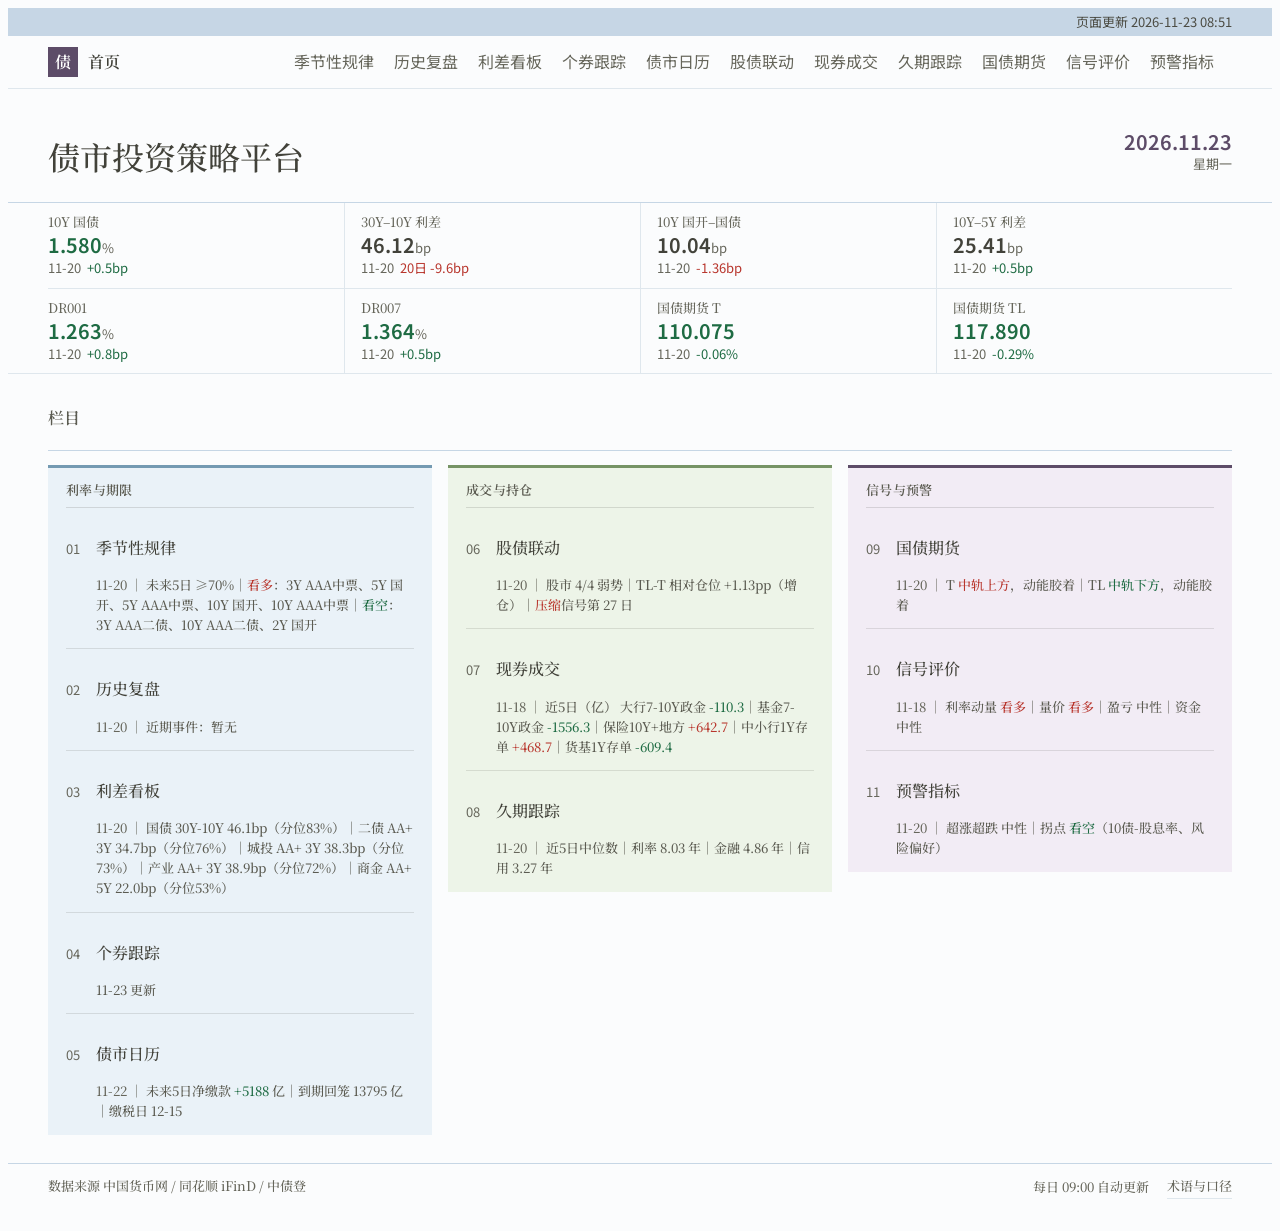
<file: index.html>
<!DOCTYPE html>
<html lang="zh-CN">
<head>
<meta charset="UTF-8">
<meta name="viewport" content="width=device-width, initial-scale=1.0">
<title>债市投资策略平台</title>
<style>
body{background:var(--paper);color:var(--ink);font-family:var(--sans);font-size:var(--t-body);line-height:1.6;-webkit-font-smoothing:antialiased}

/* 报头 */
.masthead{padding:40px 0 26px;border-bottom:var(--hair) solid var(--rule-strong)}
.masthead .wrap{max-width:var(--site-max);margin:0 auto;padding:0 var(--site-gutter);display:flex;justify-content:space-between;align-items:flex-end;gap:40px}
.masthead h1{font-family:var(--serif);font-size:var(--t-display);font-weight:500;line-height:1.25;margin:0}
.issue-date{display:flex;flex-direction:column;align-items:flex-end;gap:1px;flex:none;padding-bottom:3px}
.issue-date .d{font-size:var(--t-figure);font-weight:600;line-height:1.25;color:var(--date);font-variant-numeric:tabular-nums}
.issue-date .wd{font-size:var(--t-small);color:var(--muted);line-height:1.4}

/* 今日读数 */
.kpi-strip{max-width:var(--site-max);margin:0 auto;padding:0 var(--site-gutter);
  border-bottom:var(--hair) solid var(--rule)}
.kpi-inner{display:grid;grid-template-columns:repeat(8,minmax(0,1fr));column-gap:0}
.kpi{display:flex;flex-direction:column;gap:1px;min-width:0;grid-column:span 1;
  padding:11px 13px;border-left:var(--hair) solid var(--rule);
  text-decoration:none;color:inherit}
.kpi:first-child{border-left:0;padding-left:0}
.kpi:last-child{padding-right:0}
.kpi.kpi-signals{grid-column:span 2}
.kpi-k{font-family:var(--serif);font-size:var(--t-small);font-weight:500;color:var(--muted);line-height:1.4}
.kpi-v{font-size:var(--t-figure);font-weight:600;line-height:1.3;font-variant-numeric:tabular-nums;white-space:nowrap}
.kpi-v .unit{font-size:var(--t-small);font-weight:400;color:var(--muted);margin-left:0}
.kpi-v.t-bull{color:var(--sig-bull)}
.kpi-v.t-bear{color:var(--sig-bear)}
.kpi-s{font-family:var(--sans);font-size:var(--t-small);color:var(--muted);line-height:1.4;
  white-space:nowrap;overflow:hidden;text-overflow:ellipsis}
.kpi-d{margin-right:6px;color:var(--muted);font-variant-numeric:tabular-nums}
.kpi-s .t-bull,.kpi-s .sig-long{color:var(--sig-bull)}
.kpi-s .t-bear,.kpi-s .sig-short{color:var(--sig-bear)}
.kpi:hover .kpi-k{color:var(--ink)}
.kpi-sig-grid{display:grid;grid-template-columns:1fr 1fr;column-gap:10px;margin:1px 0}
.kpi-sig{display:flex;align-items:baseline;justify-content:flex-start;gap:4px;min-width:0;
  font-family:var(--serif);font-size:var(--t-small);line-height:1.5;color:var(--ink-2)}
.kpi-sig-k{min-width:0;white-space:nowrap;overflow:hidden;text-overflow:ellipsis}
.kpi-sig-dir{flex:none;font-weight:600}
.kpi-sig-dir.sig-long{color:var(--sig-bull)}
.kpi-sig-dir.sig-short{color:var(--sig-bear)}

/* 栏目：三组并排，各组浅色底纹 */
.front{max-width:var(--site-max);margin:0 auto;padding:0 var(--site-gutter)}
.ledger{padding-top:18px}
.ledger-head{border-bottom:var(--hair) solid var(--rule-strong);padding-bottom:6px}
.ledger-head h2{font-family:var(--serif);font-size:var(--t-body);font-weight:600;letter-spacing:.02em;color:var(--ink-2)}
.ledger-groups{display:grid;grid-template-columns:repeat(3,minmax(0,1fr));gap:16px;align-items:start;
  margin-top:14px}
.ledger-group{padding:12px 18px 4px;border-top:3px solid var(--rule-strong);background:var(--paper-3)}
.ledger-group:nth-child(1){background:#EAF2F8;border-top-color:var(--air)}
.ledger-group:nth-child(2){background:#EDF4E8;border-top-color:var(--asparagus)}
.ledger-group:nth-child(3){background:#F2ECF5;border-top-color:var(--violet)}
.ledger-group-head{display:flex;align-items:center;gap:10px;padding-bottom:6px;
  border-bottom:var(--hair) solid rgba(66,66,58,.16)}
.ledger-group-head span{font-family:var(--serif);font-size:var(--t-small);font-weight:600;
  letter-spacing:.02em;color:var(--ink-2);white-space:nowrap}
.ledger-grid{display:block}
.entry{display:grid;grid-template-columns:24px minmax(0,1fr);gap:0 6px;align-items:baseline;
  padding:12px 0 13px;border-bottom:var(--hair) solid rgba(66,66,58,.14);
  text-decoration:none;color:inherit;min-width:0}
.entry:last-child{border-bottom:0;padding-bottom:10px}
.entry .no{font-size:var(--t-small);color:var(--muted);font-variant-numeric:tabular-nums;line-height:1.6}
.entry h3{font-family:var(--serif);font-size:var(--t-body);font-weight:500;line-height:1.45;
  white-space:nowrap;overflow:hidden;text-overflow:ellipsis}
.entry .st{display:block;margin-top:2px;font-family:var(--serif);font-size:var(--t-small);font-weight:500;
  line-height:1.55;color:var(--ink-2);font-variant-numeric:tabular-nums;
  white-space:normal;overflow:visible;text-overflow:clip}
.entry .st-date{display:inline-block;margin-right:0;color:var(--muted);font-variant-numeric:tabular-nums}
.entry .st .sig-long,.entry .st .t-bull{color:var(--sig-bull)}
.entry .st .sig-short,.entry .st .t-bear{color:var(--sig-bear)}
.entry:hover h3{color:var(--violet)}
.entry:hover .st{color:var(--ink-2)}

/* 页脚 */
.site-footer{margin-top:44px;border-top:var(--hair) solid var(--rule-strong);padding:16px 0 36px;
  font-family:var(--serif);font-weight:500;font-size:var(--t-small);color:var(--muted)}
.site-footer .site-wrap{max-width:var(--site-max);margin:0 auto;padding:0 var(--site-gutter);
  display:flex;justify-content:space-between;gap:16px;flex-wrap:wrap}

@media(max-width:1360px){
  .kpi-inner{grid-template-columns:repeat(4,minmax(0,1fr))}
  .kpi{padding:10px 16px}
  .kpi:nth-child(4n+1){border-left:0;padding-left:0}
  .kpi:nth-child(n+5){border-top:var(--hair) solid var(--rule)}
  .kpi.kpi-signals{grid-column:span 2}
}
@media(max-width:1120px){
  .kpi-inner{grid-template-columns:repeat(3,minmax(0,1fr))}
  .kpi:nth-child(n){border-left:var(--hair) solid var(--rule);padding-left:16px;border-top:0}
  .kpi:nth-child(3n+1){border-left:0;padding-left:0}
  .kpi:nth-child(n+4){border-top:var(--hair) solid var(--rule)}
  .kpi.kpi-signals{grid-column:span 1;padding-left:16px}
  .ledger-groups{grid-template-columns:1fr;gap:14px}
}
@media(max-width:860px){
  .masthead{padding:32px 0 20px}
  .masthead .wrap{flex-wrap:wrap;gap:16px}
  .kpi-inner{grid-template-columns:1fr 1fr}
  .kpi:nth-child(n){border-left:var(--hair) solid var(--rule);padding-left:16px;border-top:0}
  .kpi:nth-child(odd){border-left:0;padding-left:0}
  .kpi:nth-child(n+3){border-top:var(--hair) solid var(--rule)}
  .kpi.kpi-signals{grid-column:span 2}
}
@media(max-width:560px){
  /* 移动端密度（2026-11-02）：标题、读数、栏目统一收紧 */
  body{line-height:1.5}
  .masthead{padding:16px 0 10px}
  .masthead h1{font-size:24px;line-height:1.2}
  .issue-date .d{font-size:18px}
  .issue-date .wd{font-size:11px}
  .kpi-strip{padding:0 var(--site-gutter)}
  .kpi{padding:7px 12px}
  .kpi:nth-child(n){padding-left:12px}
  .kpi:nth-child(odd){padding-left:0}
  .kpi-k,.kpi-s{font-size:11px}
  .kpi-v{font-size:17px}
  .kpi-s{line-height:1.35;white-space:normal;overflow:visible;text-overflow:clip}
  .kpi-sig{font-size:11px;line-height:1.4}
  .kpi.kpi-signals{padding-right:0}
  .ledger{padding-top:12px}
  .ledger-group{padding:9px 12px 2px}
  .entry{padding:9px 0 10px}
  .entry h3{font-size:14px;line-height:1.4}
  .entry .st{font-size:11px;line-height:1.5;margin-top:1px}
  .masthead .wrap{align-items:center}
  .issue-date{flex-direction:row;align-items:baseline;gap:8px}
  .site-footer{margin-top:24px;padding:10px 0 22px}
}
</style>
<!--THEME_START-->
<link rel="stylesheet" href="fonts.css">
<link rel="stylesheet" href="site.css">
<script src="site.js"></script>
<!--THEME_END-->
<!--FAVICON_START-->
<link rel="icon" href="favicon.ico" sizes="any">
<link rel="icon" type="image/png" sizes="32x32" href="favicon-32.png">
<link rel="icon" type="image/png" sizes="192x192" href="icon-192.png">
<link rel="manifest" href="site.webmanifest">
<meta name="theme-color" content="#FBFCFD">
<!--FAVICON_END-->
</head>
<body>

<div class="site-utility"><div class="site-wrap"><span class="site-name">债市投资策略平台</span><span class="site-meta"><span class="site-stamp">页面更新 2026-11-23 08:51</span></span></div></div>
<nav class="site-nav" aria-label="模块导航"><div class="site-wrap"><a class="site-seal" href="index.html" aria-label="返回首页"><span class="seal-mark" aria-hidden="true">债</span><span class="seal-txt">首页</span></a><div class="site-links"><a href="bond-seasonality.html">季节性规律</a><a href="yield-seasonality.html">历史复盘</a><a href="spread-board.html">利差看板</a><a href="bond-tracking.html">个券跟踪</a><a href="bond-calendar.html">债市日历</a><a href="stock-bond-monitor.html">股债联动</a><a href="bond-flow-lead.html">现券成交</a><a href="duration-tracking.html">久期跟踪</a><a href="treasury-futures.html">国债期货</a><a href="signal-eval.html">信号评价</a><a href="bond-alert.html">预警指标</a></div><button class="site-menu-btn" type="button" aria-expanded="false" aria-controls="site-menu">栏目</button></div><div class="site-menu" id="site-menu" hidden><a href="bond-seasonality.html">季节性规律</a><a href="yield-seasonality.html">历史复盘</a><a href="spread-board.html">利差看板</a><a href="bond-tracking.html">个券跟踪</a><a href="bond-calendar.html">债市日历</a><a href="stock-bond-monitor.html">股债联动</a><a href="bond-flow-lead.html">现券成交</a><a href="duration-tracking.html">久期跟踪</a><a href="treasury-futures.html">国债期货</a><a href="signal-eval.html">信号评价</a><a href="bond-alert.html">预警指标</a></div></nav>
<script>(function(){var a=document.querySelector(".site-links a.active");if(a){var p=a.parentNode;p.scrollLeft=Math.max(0,a.offsetLeft-p.clientWidth/2+a.offsetWidth/2);}var b=document.querySelector(".site-menu-btn"),m=document.querySelector(".site-menu");if(!b||!m)return;function set(open){m.hidden=!open;b.setAttribute("aria-expanded",open?"true":"false");}b.addEventListener("click",function(e){e.stopPropagation();set(m.hidden);});document.addEventListener("click",function(e){if(!m.hidden&&e.target!==b&&!m.contains(e.target))set(false);});document.addEventListener("keydown",function(e){if(e.key==="Escape")set(false);});m.addEventListener("click",function(e){if(e.target.tagName==="A")set(false);});})();</script>

<header class="masthead">
  <div class="wrap">
    <h1>债市投资策略平台</h1>
    <div class="issue-date" aria-label="日期">
      <div class="d">2026.11.23</div>
      <div class="wd">星期一</div>
    </div>
  </div>
</header>

<section class="kpi-strip" aria-label="今日读数">
  <div class="kpi-inner">
<a class="kpi" href="yield-seasonality.html"><span class="kpi-k">10Y 国债</span><span class="kpi-v t-bear">1.580<small class="unit">%</small></span><span class="kpi-s"><span class="kpi-d">11-20</span><span class="t-bear">+0.5bp</span></span></a>
<a class="kpi" href="stock-bond-monitor.html"><span class="kpi-k">30Y–10Y 利差</span><span class="kpi-v">46.12<small class="unit">bp</small></span><span class="kpi-s"><span class="kpi-d">11-20</span><span class="t-bull">20日 -9.6bp</span></span></a>
<a class="kpi" href="yield-seasonality.html"><span class="kpi-k">10Y 国开–国债</span><span class="kpi-v">10.04<small class="unit">bp</small></span><span class="kpi-s"><span class="kpi-d">11-20</span><span class="t-bull">-1.36bp</span></span></a>
<a class="kpi" href="yield-seasonality.html"><span class="kpi-k">10Y–5Y 利差</span><span class="kpi-v">25.41<small class="unit">bp</small></span><span class="kpi-s"><span class="kpi-d">11-20</span><span class="t-bear">+0.5bp</span></span></a>
<a class="kpi" href="bond-flow-lead.html"><span class="kpi-k">DR001</span><span class="kpi-v t-bear">1.263<small class="unit">%</small></span><span class="kpi-s"><span class="kpi-d">11-20</span><span class="t-bear">+0.8bp</span></span></a>
<a class="kpi" href="bond-flow-lead.html"><span class="kpi-k">DR007</span><span class="kpi-v t-bear">1.364<small class="unit">%</small></span><span class="kpi-s"><span class="kpi-d">11-20</span><span class="t-bear">+0.5bp</span></span></a>
<a class="kpi" href="treasury-futures.html"><span class="kpi-k">国债期货 T</span><span class="kpi-v t-bear">110.075</span><span class="kpi-s"><span class="kpi-d">11-20</span><span class="t-bear">-0.06%</span></span></a>
<a class="kpi" href="treasury-futures.html"><span class="kpi-k">国债期货 TL</span><span class="kpi-v t-bear">117.890</span><span class="kpi-s"><span class="kpi-d">11-20</span><span class="t-bear">-0.29%</span></span></a>
  </div>
</section>

<div class="front">
  <section class="ledger" aria-labelledby="ledger-title">
    <div class="ledger-head">
      <h2 id="ledger-title">栏目</h2>
    </div>
    <div class="ledger-groups">
      <div class="ledger-group">
        <div class="ledger-group-head"><span>利率与期限</span></div>
        <div class="ledger-grid">
        <a class="entry" href="bond-seasonality.html">
          <span class="no">01</span>
          <div>
            <h3>季节性规律</h3>
            <span class="st"><span class="st-date">11-20 ｜</span> 未来5日 ≥70%｜<span class="t-bull">看多</span>：3Y AAA中票、5Y 国开、5Y AAA中票、10Y 国开、10Y AAA中票｜<span class="t-bear">看空</span>：3Y AAA二债、10Y AAA二债、2Y 国开</span>
          </div>
        </a>
        <a class="entry" href="yield-seasonality.html">
          <span class="no">02</span>
          <div>
            <h3>历史复盘</h3>
            <span class="st"><span class="st-date">11-20 ｜</span> 近期事件：暂无</span>
          </div>
        </a>
        <a class="entry" href="spread-board.html">
          <span class="no">03</span>
          <div>
            <h3>利差看板</h3>
            <span class="st"><span class="st-date">11-20 ｜</span> 国债 30Y-10Y 46.1bp（分位83%）｜二债 AA+ 3Y 34.7bp（分位76%）｜城投 AA+ 3Y 38.3bp（分位73%）｜产业 AA+ 3Y 38.9bp（分位72%）｜商金 AA+ 5Y 22.0bp（分位53%）</span>
          </div>
        </a>
        <a class="entry" href="bond-tracking.html">
          <span class="no">04</span>
          <div>
            <h3>个券跟踪</h3>
            <span class="st">11-23 更新</span>
          </div>
        </a>
        <a class="entry" href="bond-calendar.html">
          <span class="no">05</span>
          <div>
            <h3>债市日历</h3>
            <span class="st"><span class="st-date">11-22 ｜</span> 未来5日净缴款 <span class="t-bear">+5188</span> 亿｜到期回笼 13795 亿｜缴税日 12-15</span>
          </div>
        </a>
        </div>
      </div>
      <div class="ledger-group">
        <div class="ledger-group-head"><span>成交与持仓</span></div>
        <div class="ledger-grid">
        <a class="entry" href="stock-bond-monitor.html">
          <span class="no">06</span>
          <div>
            <h3>股债联动</h3>
            <span class="st"><span class="st-date">11-20 ｜</span> 股市 4/4 弱势｜TL-T 相对仓位 +1.13pp（增仓）｜<span class="t-bull">压缩</span>信号第 27 日</span>
          </div>
        </a>
        <a class="entry" href="bond-flow-lead.html">
          <span class="no">07</span>
          <div>
            <h3>现券成交</h3>
            <span class="st"><span class="st-date">11-18 ｜</span> 近5日（亿） 大行7-10Y政金 <span class="t-bear">-110.3</span>｜基金7-10Y政金 <span class="t-bear">-1556.3</span>｜保险10Y+地方 <span class="t-bull">+642.7</span>｜中小行1Y存单 <span class="t-bull">+468.7</span>｜货基1Y存单 <span class="t-bear">-609.4</span></span>
          </div>
        </a>
        <a class="entry" href="duration-tracking.html">
          <span class="no">08</span>
          <div>
            <h3>久期跟踪</h3>
            <span class="st"><span class="st-date">11-20 ｜</span> 近5日中位数｜利率 8.03 年｜金融 4.86 年｜信用 3.27 年</span>
          </div>
        </a>
        </div>
      </div>
      <div class="ledger-group">
        <div class="ledger-group-head"><span>信号与预警</span></div>
        <div class="ledger-grid">
        <a class="entry" href="treasury-futures.html">
          <span class="no">09</span>
          <div>
            <h3>国债期货</h3>
            <span class="st"><span class="st-date">11-20 ｜</span> T <span class="t-bull">中轨上方</span>，动能胶着｜TL <span class="t-bear">中轨下方</span>，动能胶着</span>
          </div>
        </a>
        <a class="entry" href="signal-eval.html">
          <span class="no">10</span>
          <div>
            <h3>信号评价</h3>
            <span class="st"><span class="st-date">11-18 ｜</span> 利率动量 <span class="sig-long">看多</span>｜量价 <span class="sig-long">看多</span>｜盈亏 中性｜资金 中性</span>
          </div>
        </a>
        <a class="entry" href="bond-alert.html">
          <span class="no">11</span>
          <div>
            <h3>预警指标</h3>
            <span class="st"><span class="st-date">11-20 ｜</span> 超涨超跌 中性｜拐点 <span class="t-bear">看空</span>（10债-股息率、风险偏好）</span>
          </div>
        </a>
        </div>
      </div>
    </div>
  </section>
</div>

<footer class="site-footer">
  <div class="site-wrap">
    <span>数据来源 中国货币网 / 同花顺 iFinD / 中债登</span>
    <span class="site-footer-actions"><span>每日 09:00 自动更新</span>
      <button class="glossary-open" type="button">术语与口径</button></span>
  </div>
</footer>

</body>
</html>
</file>
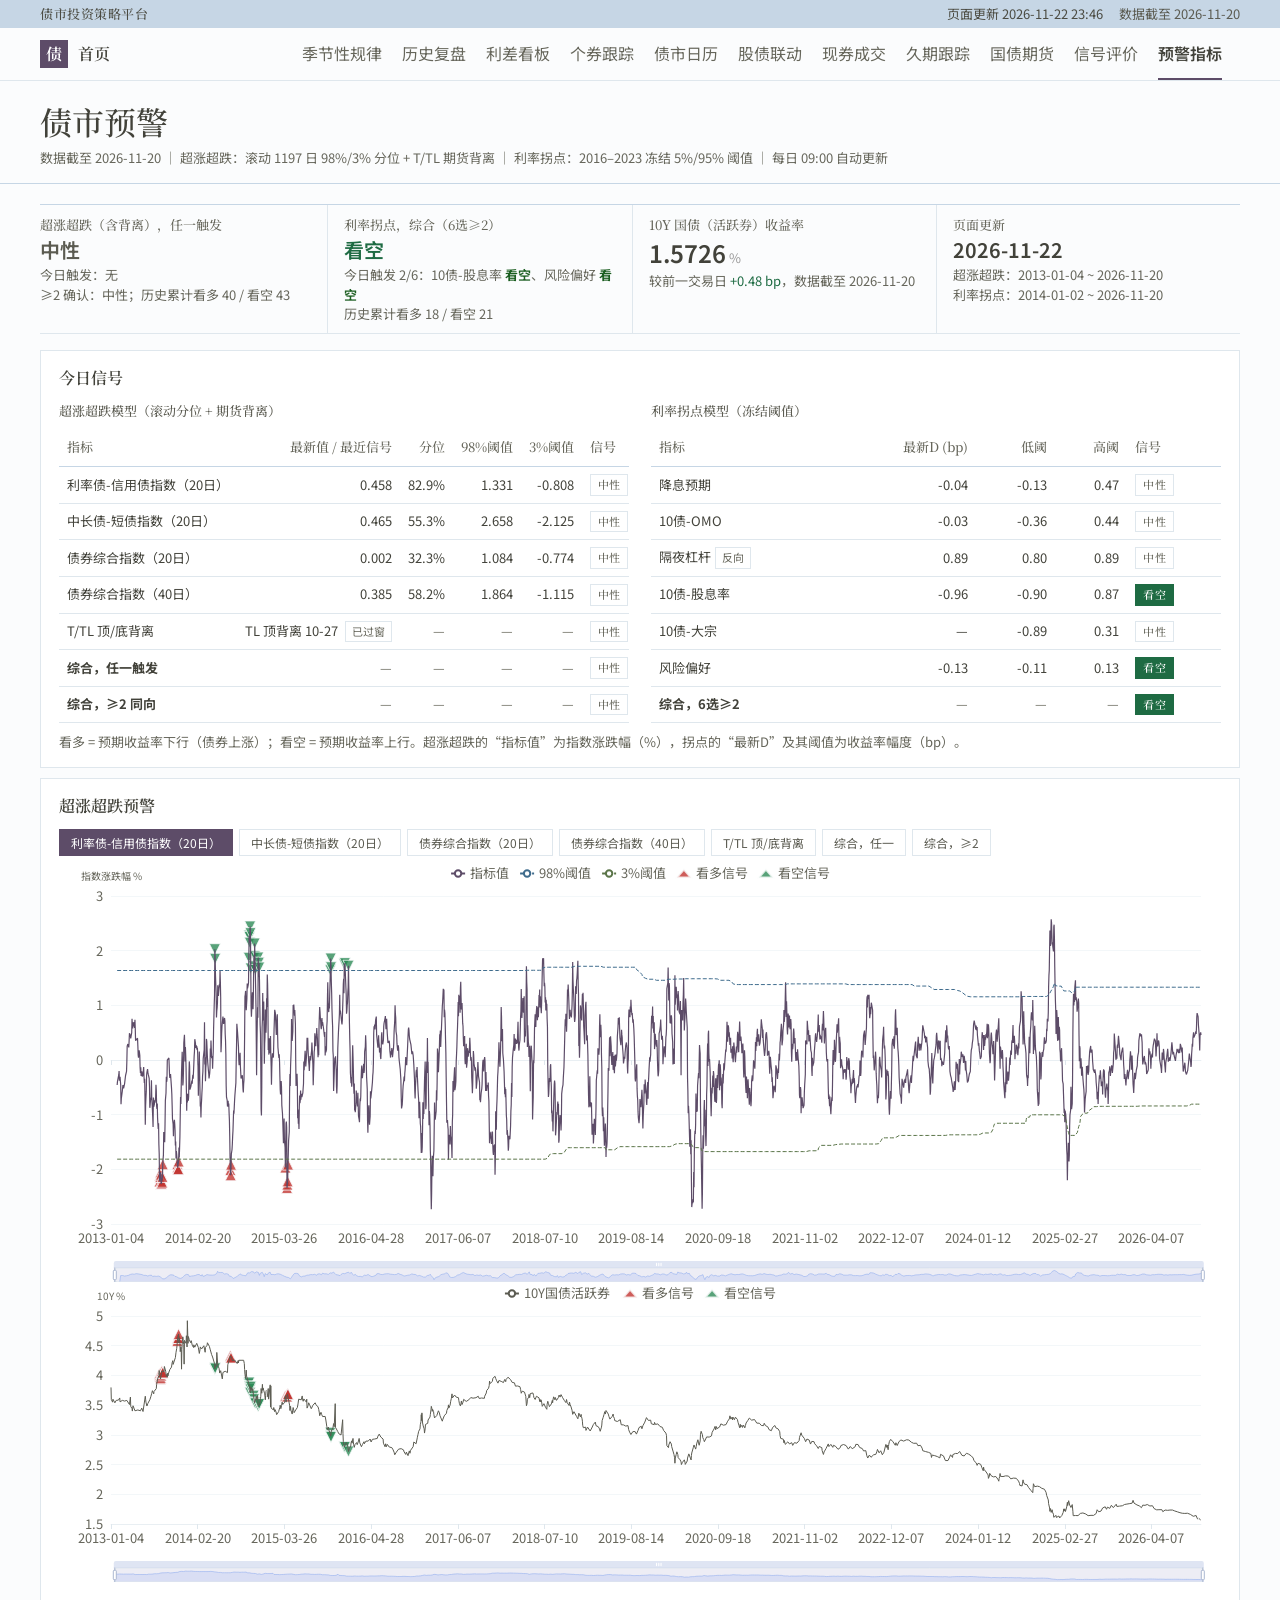
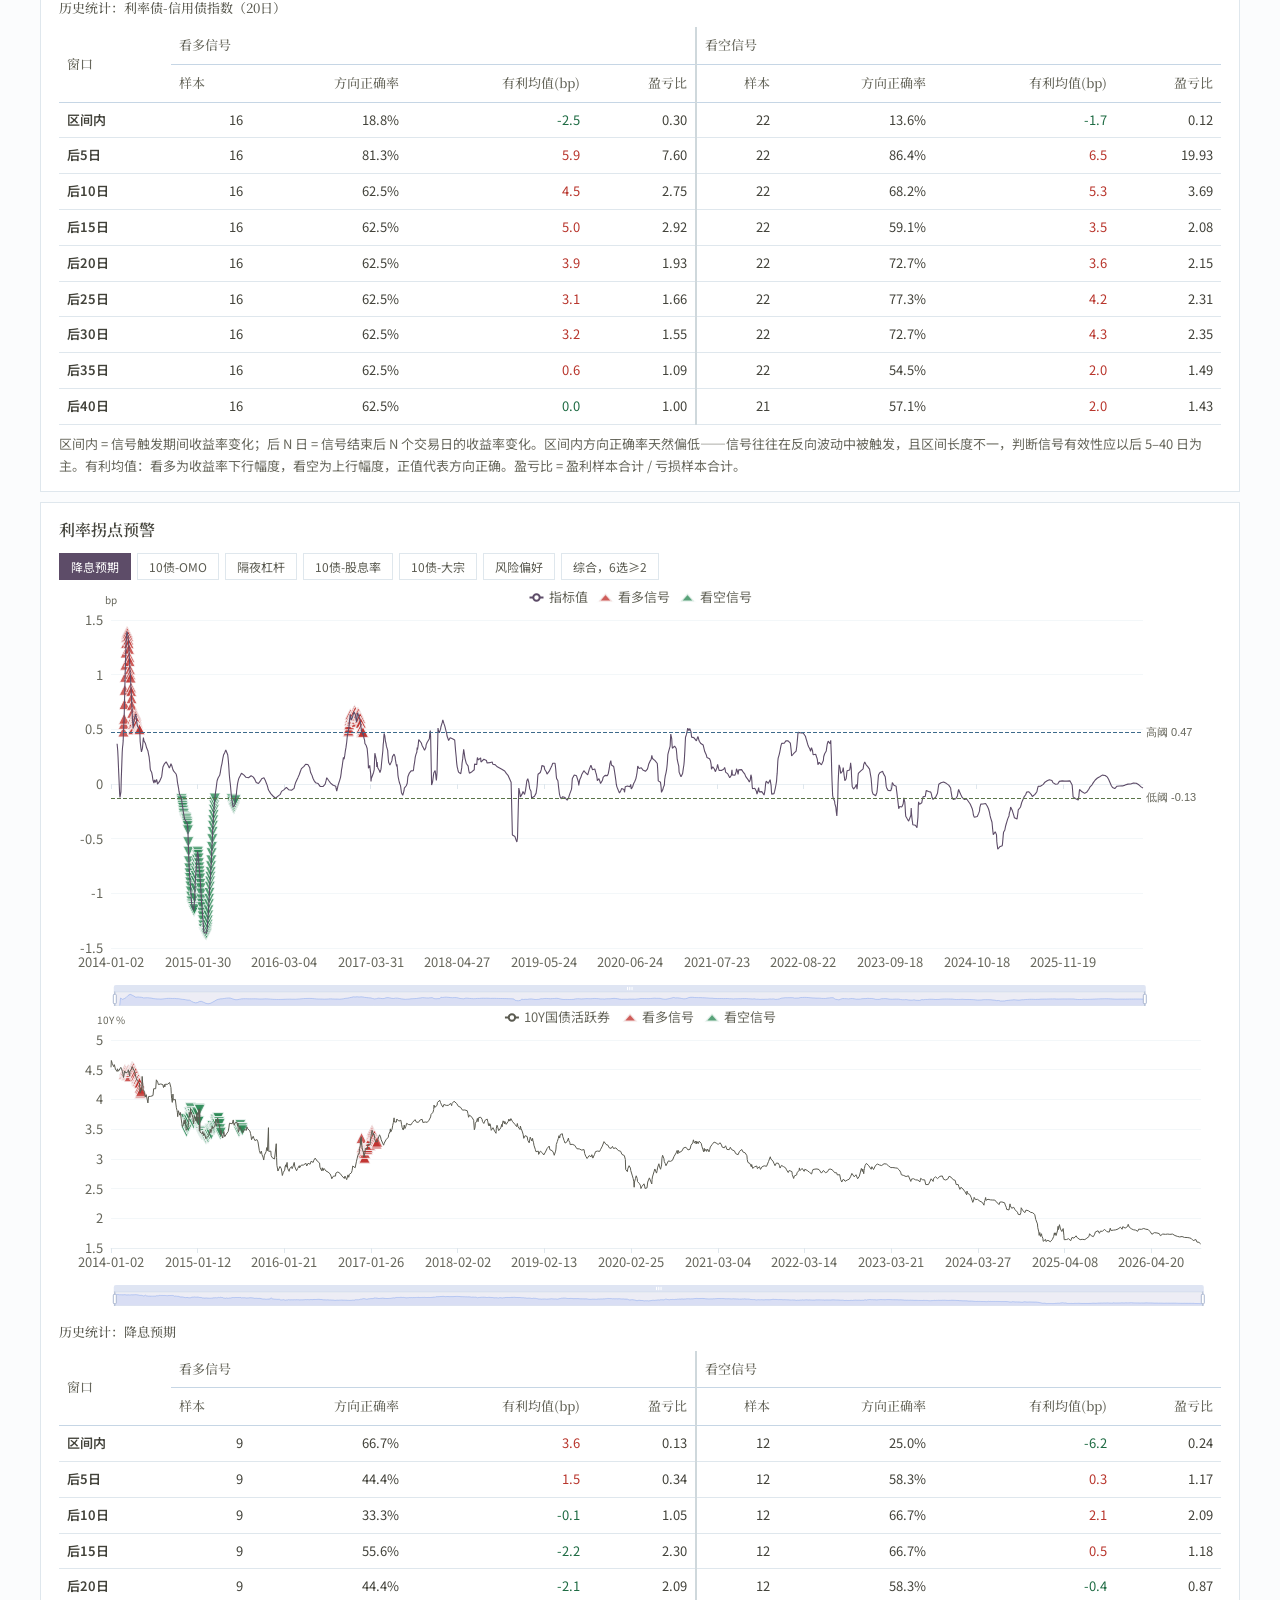
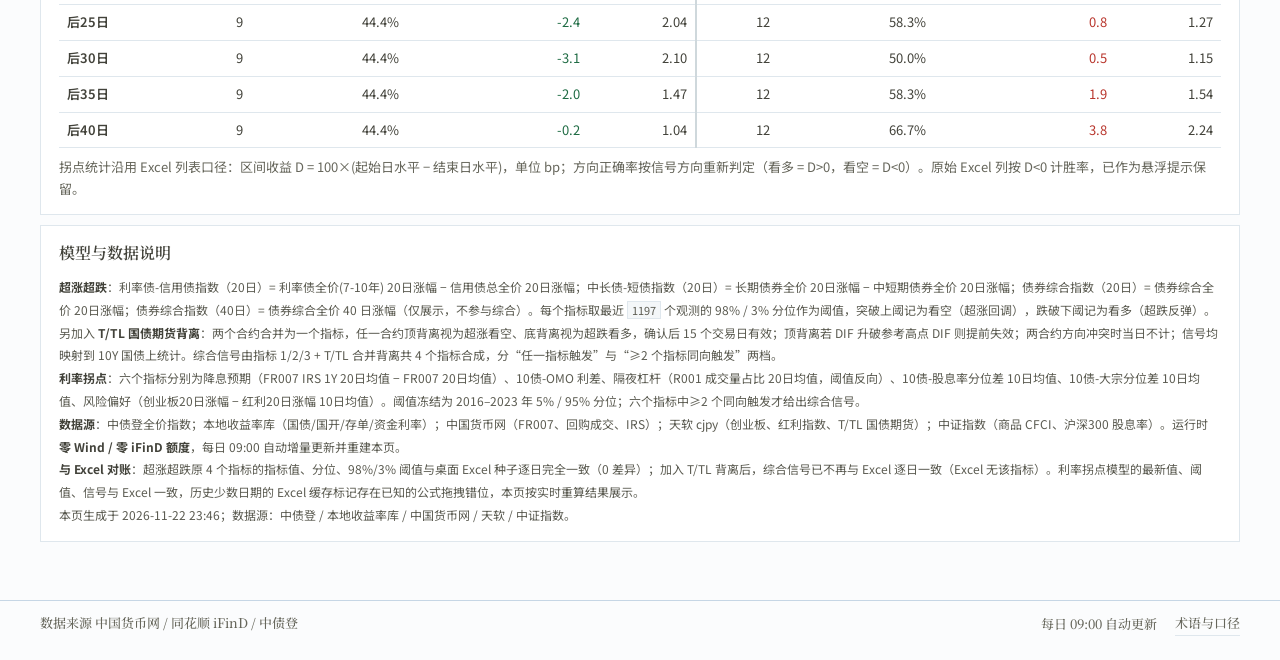
<file: bond-alert.html>
<!DOCTYPE html>
<html lang="zh-CN">
<head>
<meta charset="UTF-8">
<meta name="viewport" content="width=device-width, initial-scale=1.0">
<title>债市预警</title>
<script src="echarts.min.js"></script>
<style>
*{margin:0;padding:0;box-sizing:border-box}
body{font-family:-apple-system,BlinkMacSystemFont,'Segoe UI','Microsoft YaHei',sans-serif;background:#f5f7fa;color:#333}
.header{background:linear-gradient(135deg,#1a237e 0%,#283593 100%);color:white;padding:22px 30px}
.header h1{font-size:22px;margin-bottom:6px}
.header p{font-size:12px;opacity:0.85;line-height:1.7}
.container{max-width:1240px;margin:0 auto;padding:20px}
.stats-row{display:flex;gap:16px;flex-wrap:wrap;margin-bottom:16px}
.stat-card{flex:1;min-width:235px;background:white;border-radius:12px;padding:16px 20px;box-shadow:0 2px 8px rgba(0,0,0,0.06);border-left:4px solid #c5cae9}
.stat-card.bull{border-left-color:#c62828}
.stat-card.bear{border-left-color:#2e7d32}
.stat-card.neu{border-left-color:#90a4ae}
.stat-card .label{font-size:12px;color:#666}
.stat-card .value{font-size:26px;font-weight:700;margin-top:5px}
.stat-card .value.bull{color:#b71c1c}
.stat-card .value.bear{color:#1b5e20}
.stat-card .value.neu{color:#546e7a}
.stat-card .delta{font-size:11.5px;color:#888;margin-top:6px;line-height:1.5}
.stat-card .delta .bull{color:#b71c1c;font-weight:600}
.stat-card .delta .bear{color:#1b5e20;font-weight:600}
.panel{background:white;border-radius:12px;padding:20px;box-shadow:0 2px 8px rgba(0,0,0,0.06);margin-bottom:16px}
.panel h2{font-size:15px;margin-bottom:14px;color:#1a237e}
.panel h3.sub{font-size:13px;margin:16px 0 8px;color:#37474f}
.two-col{display:grid;grid-template-columns:1fr 1fr;gap:22px}
@media(max-width:900px){.two-col{grid-template-columns:1fr}}
.two-col h3{font-size:13px;color:#455a64;margin-bottom:8px}
.tbl{width:100%;border-collapse:collapse;font-size:12px}
.tbl th{background:#f8f9fa;padding:7px 8px;text-align:left;border-bottom:2px solid #e0e0e0;font-weight:600;color:#546e7a;white-space:nowrap}
.tbl td{padding:6px 8px;border-bottom:1px solid #f0f0f0;white-space:nowrap}
.tbl tbody tr:hover td{background:#e8eaf6}
.tbl .num{text-align:right;font-variant-numeric:tabular-nums}
.tbl .dim{color:#aaa;text-align:center}
.tbl .win{font-weight:600;color:#37474f}
.tbl .pos{color:#1b5e20}
.tbl .neg{color:#b71c1c}
#over-stat thead tr:nth-child(2) th:nth-child(5),
#turn-stat thead tr:nth-child(2) th:nth-child(5),
#over-stat tbody td:nth-child(6),#turn-stat tbody td:nth-child(6){border-left:2px solid #cfd8dc}
#over-stat thead tr:first-child th:nth-child(3),
#turn-stat thead tr:first-child th:nth-child(3){border-left:2px solid #cfd8dc}
.tbl-wrap{overflow-x:auto}
.badge{display:inline-block;padding:2px 9px;border-radius:11px;font-size:11px;font-weight:600}
.badge.bull{background:#ffebee;color:#b71c1c;border:1px solid #ef9a9a}
.badge.bear{background:#e8f5e9;color:#1b5e20;border:1px solid #a5d6a7}
.badge.neu{background:#eceff1;color:#607d8b;border:1px solid #cfd8dc}
.seg{display:inline-block;padding:4px 12px;margin:0 6px 6px 0;border:1px solid #c5cae9;border-radius:14px;cursor:pointer;font-size:12px;color:#555;background:#fff;user-select:none}
.seg:hover{background:#e8eaf6}
.seg.active{background:#1a237e;color:#fff;border-color:#1a237e}
.note{font-size:11px;color:#90a4ae;line-height:1.8;margin-top:8px}
.method p{font-size:12px;color:#546e7a;line-height:1.9}
.method code{background:#f1f3f5;padding:1px 5px;border-radius:3px;font-size:11px;color:#37474f}
.method b{color:#37474f}
.tag{display:inline-block;font-size:10px;padding:1px 6px;border-radius:8px;background:#eef2f7;color:#607d8b;margin-left:4px}
</style>
<!--THEME_START-->
<link rel="stylesheet" href="fonts.css">
<link rel="stylesheet" href="site.css">
<script src="site.js"></script>
<!--THEME_END-->
<!--FAVICON_START-->
<link rel="icon" href="favicon.ico" sizes="any">
<link rel="icon" type="image/png" sizes="32x32" href="favicon-32.png">
<link rel="icon" type="image/png" sizes="192x192" href="icon-192.png">
<link rel="manifest" href="site.webmanifest">
<meta name="theme-color" content="#FBFCFD">
<!--FAVICON_END-->
</head>
<body data-site="inner" data-page="bond-alert">
<!--NAV_START-->
<div class="site-utility"><div class="site-wrap"><span class="site-name">债市投资策略平台</span><span class="site-meta"><span class="site-stamp">页面更新 2026-11-22 23:46</span><span class="site-stamp site-stamp-data">数据截至 2026-11-20</span></span></div></div>
<nav class="site-nav" aria-label="模块导航"><div class="site-wrap"><a class="site-seal" href="index.html" aria-label="返回首页"><span class="seal-mark" aria-hidden="true">债</span><span class="seal-txt">首页</span></a><div class="site-links"><a href="bond-seasonality.html">季节性规律</a><a href="yield-seasonality.html">历史复盘</a><a href="spread-board.html">利差看板</a><a href="bond-tracking.html">个券跟踪</a><a href="bond-calendar.html">债市日历</a><a href="stock-bond-monitor.html">股债联动</a><a href="bond-flow-lead.html">现券成交</a><a href="duration-tracking.html">久期跟踪</a><a href="treasury-futures.html">国债期货</a><a href="signal-eval.html">信号评价</a><a href="bond-alert.html" class="active" aria-current="page">预警指标</a></div><button class="site-menu-btn" type="button" aria-expanded="false" aria-controls="site-menu">栏目</button></div><div class="site-menu" id="site-menu" hidden><a href="bond-seasonality.html">季节性规律</a><a href="yield-seasonality.html">历史复盘</a><a href="spread-board.html">利差看板</a><a href="bond-tracking.html">个券跟踪</a><a href="bond-calendar.html">债市日历</a><a href="stock-bond-monitor.html">股债联动</a><a href="bond-flow-lead.html">现券成交</a><a href="duration-tracking.html">久期跟踪</a><a href="treasury-futures.html">国债期货</a><a href="signal-eval.html">信号评价</a><a href="bond-alert.html" class="active" aria-current="page">预警指标</a></div></nav>
<script>(function(){var a=document.querySelector(".site-links a.active");if(a){var p=a.parentNode;p.scrollLeft=Math.max(0,a.offsetLeft-p.clientWidth/2+a.offsetWidth/2);}var b=document.querySelector(".site-menu-btn"),m=document.querySelector(".site-menu");if(!b||!m)return;function set(open){m.hidden=!open;b.setAttribute("aria-expanded",open?"true":"false");}b.addEventListener("click",function(e){e.stopPropagation();set(m.hidden);});document.addEventListener("click",function(e){if(!m.hidden&&e.target!==b&&!m.contains(e.target))set(false);});document.addEventListener("keydown",function(e){if(e.key==="Escape")set(false);});m.addEventListener("click",function(e){if(e.target.tagName==="A")set(false);});})();</script>
<!--NAV_END-->
<div class="header">
<h1>债市预警</h1>
<p id="data-info">数据加载中…</p>
</div>
<div class="container">
<div class="stats-row" id="summary"></div>

<div class="panel">
<h2>今日信号</h2>
<div class="two-col">
<div>
<h3>超涨超跌模型（滚动分位 + 期货背离）</h3>
<div class="tbl-wrap"><table class="tbl" id="tbl-over"></table></div>
</div>
<div>
<h3>利率拐点模型（冻结阈值）</h3>
<div class="tbl-wrap"><table class="tbl" id="tbl-turn"></table></div>
</div>
</div>
<p class="note">看多 = 预期收益率下行（债券上涨）；看空 = 预期收益率上行。超涨超跌的“指标值”为指数涨跌幅（%），拐点的“最新D”及其阈值为收益率幅度（bp）。</p>
</div>

<div class="panel">
<h2>超涨超跌预警</h2>
<div id="over-sel"></div>
<div id="over-chart-wrap"><div id="over-chart" style="width:100%;height:420px"></div></div>
<div id="over-yield" style="width:100%;height:300px"></div>
<h3 class="sub">历史统计：<span id="over-stat-name"></span></h3>
<div class="tbl-wrap"><table class="tbl" id="over-stat"></table></div>
<p class="note">区间内 = 信号触发期间收益率变化；后 N 日 = 信号结束后 N 个交易日的收益率变化。区间内方向正确率天然偏低——信号往往在反向波动中被触发，且区间长度不一，判断信号有效性应以后 5–40 日为主。有利均值：看多为收益率下行幅度，看空为上行幅度，正值代表方向正确。盈亏比 = 盈利样本合计 / 亏损样本合计。</p>
</div>

<div class="panel">
<h2>利率拐点预警</h2>
<div id="turn-sel"></div>
<div id="turn-chart-wrap"><div id="turn-chart" style="width:100%;height:420px"></div></div>
<div id="turn-yield" style="width:100%;height:300px"></div>
<h3 class="sub">历史统计：<span id="turn-stat-name"></span></h3>
<div class="tbl-wrap"><table class="tbl" id="turn-stat"></table></div>
<p class="note">拐点统计沿用 Excel 列表口径：区间收益 D = 100×(起始日水平 − 结束日水平)，单位 bp；方向正确率按信号方向重新判定（看多 = D&gt;0，看空 = D&lt;0）。原始 Excel 列按 D&lt;0 计胜率，已作为悬浮提示保留。</p>
</div>

<div class="panel method">
<h2>模型与数据说明</h2>
<p><b>超涨超跌</b>：利率债-信用债指数（20日）= 利率债全价(7-10年) 20日涨幅 − 信用债总全价 20日涨幅；中长债-短债指数（20日）= 长期债券全价 20日涨幅 − 中短期债券全价 20日涨幅；债券综合指数（20日）= 债券综合全价 20日涨幅；债券综合指数（40日）= 债券综合全价 40 日涨幅（仅展示，不参与综合）。每个指标取最近 <code>1197</code> 个观测的 98% / 3% 分位作为阈值，突破上阈记为看空（超涨回调），跌破下阈记为看多（超跌反弹）。另加入 <b>T/TL 国债期货背离</b>：两个合约合并为一个指标，任一合约顶背离视为超涨看空、底背离视为超跌看多，确认后 15 个交易日有效；顶背离若 DIF 升破参考高点 DIF 则提前失效；两合约方向冲突时当日不计；信号均映射到 10Y 国债上统计。综合信号由指标 1/2/3 + T/TL 合并背离共 4 个指标合成，分“任一指标触发”与“≥2 个指标同向触发”两档。</p>
<p><b>利率拐点</b>：六个指标分别为降息预期（FR007 IRS 1Y 20日均值 − FR007 20日均值）、10债-OMO 利差、隔夜杠杆（R001 成交量占比 20日均值，阈值反向）、10债-股息率分位差 10日均值、10债-大宗分位差 10日均值、风险偏好（创业板20日涨幅 − 红利20日涨幅 10日均值）。阈值冻结为 2016–2023 年 5% / 95% 分位；六个指标中≥2 个同向触发才给出综合信号。</p>
<p><b>数据源</b>：中债登全价指数；本地收益率库（国债/国开/存单/资金利率）；中国货币网（FR007、回购成交、IRS）；天软 cjpy（创业板、红利指数、T/TL 国债期货）；中证指数（商品 CFCI、沪深300 股息率）。运行时 <b>零 Wind / 零 iFinD 额度</b>，每日 09:00 自动增量更新并重建本页。</p>
<p><b>与 Excel 对账</b>：超涨超跌原 4 个指标的指标值、分位、98%/3% 阈值与桌面 Excel 种子逐日完全一致（0 差异）；加入 T/TL 背离后，综合信号已不再与 Excel 逐日一致（Excel 无该指标）。利率拐点模型的最新值、阈值、信号与 Excel 一致，历史少数日期的 Excel 缓存标记存在已知的公式拖拽错位，本页按实时重算结果展示。</p>
<p id="gen-info"></p>
</div>
</div>

<script src="bond-alert-data.js"></script>
<script>
const O = DATA.over, T = DATA.turn;
const $ = id => document.getElementById(id);
const fmt = (x, n=2) => {
  if (x === null || x === undefined || isNaN(x)) return '—';
  const s = Number(x).toFixed(n);
  return /^-0(\.0+)?$/.test(s) ? s.slice(1) : s;  // 负零显示为 0
};
const pct = x => (x === null || x === undefined) ? '—' : (x * 100).toFixed(1) + '%';
const sig = s => s > 0 ? ['看多','bull'] : s < 0 ? ['看空','bear'] : ['中性','neu'];
const badge = s => { const a = sig(s); return `<span class="badge ${a[1]}">${a[0]}</span>`; };
const triggerNames = (inds, idx) => {
  const hit = inds.map(x => ({name:x.name, flag:x.flags[idx]})).filter(x => x.flag !== 0);
  if (!hit.length) return '无';
  return hit.map(x => `${x.name} <b class="${sig(x.flag)[1]}">${sig(x.flag)[0]}</b>`).join('、');
};
const cls = v => v > 0 ? 'pos' : (v < 0 ? 'neg' : '');
const charts = {};
const zstate = {over:{start:0, end:100}, turn:{start:0, end:100}};

function initChart(id){
  if (!charts[id]) charts[id] = echarts.init($(id));
  return charts[id];
}
function trackZoom(id, key){
  const c = charts[id];
  if (c.__zoomed) return;
  c.__zoomed = true;
  c.on('dataZoom', function(){
    const dz = c.getOption().dataZoom;
    if (dz && dz[0] && dz[0].start != null) zstate[key] = {start:dz[0].start, end:dz[0].end};
  });
}
function linkGroup(ids, group){
  ids.forEach(id => { if (charts[id]) charts[id].group = group; });
  echarts.connect(group);
}
function resizeAll(){
  Object.values(charts).forEach(c => { if (c.getDom().clientWidth > 0) c.resize(); });
}
function baseGrid(bottom){ return {left:52, right:20, top:34, bottom:bottom||58}; }
function xAxis(dates){ return {type:'category', data:dates, boundaryGap:false,
  axisLabel:{fontSize:10, color:'#90a4ae'}, axisLine:{lineStyle:{color:'#cfd8dc'}}}; }
function yAxis(name){
  return {type:'value', scale:true, name:name||'', nameTextStyle:{fontSize:10,color:'#90a4ae'},
    axisLabel:{fontSize:10, color:'#78909c'}, splitLine:{lineStyle:{color:'#f0f2f5'}}};
}
function zoom(key){
  const z = zstate[key] || {start:0, end:100};
  return [{type:'inside', start:z.start, end:z.end, throttle:60},
          {type:'slider', start:z.start, end:z.end, height:15, bottom:6,
           borderColor:'#e0e0e0', fillerColor:'rgba(26,35,126,0.08)', textStyle:{fontSize:9}}];
}

// ---------------- 概览 ----------------
function renderSummary(){
  const oi = O.dates.length - 1, ti = T.dates.length - 1;
  const ge1 = O.comp.ge1.flags[oi], ge2 = O.comp.ge2.flags[oi], tc = T.comp.flags[ti];
  const os = O.stats, ts = T.stats;
  const tcnt = T.inds.filter(x => x.flags[ti] !== 0).length;
  const y = O.yield, y0 = y[oi], y1 = y[oi-1];
  const dY = (y0 != null && y1 != null) ? (y0 - y1) * 100 : null;
  const a1 = sig(ge1), a2 = sig(tc);
  $('summary').innerHTML = `
  <div class="stat-card ${a1[1]}">
    <div class="label">超涨超跌（含背离），任一触发</div>
    <div class="value ${a1[1]}">${a1[0]}</div>
    <div class="delta">今日触发：${triggerNames(O.inds, oi)}<br>≥2 确认：${sig(ge2)[0]}；历史累计看多 ${os.ge1.bull.count} / 看空 ${os.ge1.bear.count}</div>
  </div>
  <div class="stat-card ${a2[1]}">
    <div class="label">利率拐点，综合（6选≥2）</div>
    <div class="value ${a2[1]}">${a2[0]}</div>
    <div class="delta">今日触发 ${tcnt}/6：${triggerNames(T.inds, ti)}<br>历史累计看多 ${ts.comp.bull.count} / 看空 ${ts.comp.bear.count}</div>
  </div>
  <div class="stat-card">
    <div class="label">10Y 国债（活跃券）收益率</div>
    <div class="value" style="font-size:24px">${fmt(y0,4)}<span style="font-size:13px;color:#999;font-weight:400"> %</span></div>
    <div class="delta">较前一交易日 <span class="${cls(-dY)}">${dY===null?'—':(dY>0?'+':'')+fmt(dY,2)+' bp'}</span>，数据截至 ${O.dates[oi]}</div>
  </div>
  <div class="stat-card">
    <div class="label">页面更新</div>
    <div class="value" style="font-size:20px;line-height:1.3">${DATA.generated.split(' ')[0]}</div>
    <div class="delta">超涨超跌：${O.dates[0]} ~ ${O.dates[oi]}<br>利率拐点：${T.dates[0]} ~ ${T.dates[ti]}</div>
  </div>`;
  $('data-info').textContent = `数据截至 ${O.dates[oi]} ｜ 超涨超跌：滚动 1197 日 98%/3% 分位 + T/TL 期货背离 ｜ 利率拐点：2016–2023 冻结 5%/95% 阈值 ｜ 每日 09:00 自动更新`;
  $('gen-info').textContent = `本页生成于 ${DATA.generated}；数据源：中债登 / 本地收益率库 / 中国货币网 / 天软 / 中证指数。`;
}

// ---------------- 今日信号表 ----------------
function renderToday(){
  const oi = O.dates.length - 1, ti = T.dates.length - 1;
  let h = '<thead><tr><th>指标</th><th class="num">最新值 / 最近信号</th><th class="num">分位</th><th class="num">98%阈值</th><th class="num">3%阈值</th><th>信号</th></tr></thead><tbody>';
  for (const x of O.inds){
    if (x.kind === 'divergence'){
      const ev = x.latest;
      const txt = ev ? `${ev.contract} ${ev.kind} ${ev.date.slice(5)} ${ev.active ? '<span class="tag">窗口内</span>' : '<span class="tag">已过窗</span>'}` : '—';
      h += `<tr title="${x.desc||''}"><td>${x.name}</td>
        <td class="num">${txt}</td><td class="num dim">—</td>
        <td class="num dim">—</td><td class="num dim">—</td>
        <td>${badge(x.flags[oi])}</td></tr>`;
    } else {
      h += `<tr title="${x.desc||''}"><td>${x.name}</td>
        <td class="num">${fmt(x.values[oi],3)}</td><td class="num">${pct(x.rank[oi])}</td>
        <td class="num">${fmt(x.hi[oi],3)}</td><td class="num">${fmt(x.lo[oi],3)}</td>
        <td>${badge(x.flags[oi])}</td></tr>`;
    }
  }
  h += `<tr><td><b>综合，任一触发</b></td><td class="num dim">—</td><td class="num dim">—</td><td class="num dim">—</td><td class="num dim">—</td><td>${badge(O.comp.ge1.flags[oi])}</td></tr>`;
  h += `<tr><td><b>综合，≥2 同向</b></td><td class="num dim">—</td><td class="num dim">—</td><td class="num dim">—</td><td class="num dim">—</td><td>${badge(O.comp.ge2.flags[oi])}</td></tr></tbody>`;
  $('tbl-over').innerHTML = h;

  h = '<thead><tr><th>指标</th><th class="num">最新D (bp)</th><th class="num">低阈</th><th class="num">高阈</th><th>信号</th></tr></thead><tbody>';
  for (const x of T.inds){
    h += `<tr title="${x.formula||''}"><td>${x.name}${x.reversed?'<span class="tag">反向</span>':''}</td>
      <td class="num">${fmt(x.values[ti],2)}</td><td class="num">${fmt(x.low,2)}</td>
      <td class="num">${fmt(x.high,2)}</td><td>${badge(x.flags[ti])}</td></tr>`;
  }
  h += `<tr><td><b>综合，6选≥2</b></td><td class="num dim">—</td><td class="num dim">—</td><td class="num dim">—</td><td>${badge(T.comp.flags[ti])}</td></tr></tbody>`;
  $('tbl-turn').innerHTML = h;
}

// ---------------- 超涨超跌 ----------------
const OVER_SEL = [...O.inds.map((x,i) => [String(i+1), x.name]),
                  ['c1','综合，任一'],['c2','综合，≥2']];
let overSel = '1';
const overKey = k => k[0] === 'c' ? 'ge' + k[1] : k;
const overFlags = k => k[0] === 'c' ? O.comp['ge'+k[1]].flags : O.inds[+k-1].flags;
const overName = k => k[0] === 'c' ? (k==='c1'?'综合，任一触发':'综合，≥2 同向') : O.inds[+k-1].name;

function renderOverSel(){
  $('over-sel').innerHTML = OVER_SEL.map(([k,t]) =>
    `<span class="seg ${k===overSel?'active':''}" onclick="selectOver('${k}')">${t}</span>`).join('');
}

function overChart(ind){
  const dates = O.dates;
  const c = initChart('over-chart');
  if (c.getDom().clientWidth > 0) c.resize();
  trackZoom('over-chart', 'over');
  if (ind.kind === 'divergence'){
    c.setOption({
      animation:false,
      tooltip:{trigger:'axis', confine:true, formatter: ps => {
        const i = ps[0].dataIndex;
        const ev = ind.latest;
        return `<b>${dates[i]}</b><br>T/TL 合并信号：${sig(ind.flags[i])[0]}<br>最近背离：${ev ? ev.contract + ' ' + ev.kind + ' ' + ev.date : '—'}`;
      }},
      legend:{top:0, itemWidth:14, itemHeight:8, textStyle:{fontSize:11,color:'#607d8b'}},
      grid:baseGrid(58), xAxis:xAxis(dates),
      yAxis:{type:'value', min:-1.3, max:1.3, name:'信号',
        nameTextStyle:{fontSize:10,color:'#90a4ae'},
        axisLabel:{fontSize:10, color:'#78909c', formatter:v => v===1?'看多':(v===-1?'看空':v)},
        splitLine:{lineStyle:{color:'#f0f2f5'}}},
      dataZoom:zoom('over'),
      series:[
        {name:'T/TL 合并背离信号', type:'line', step:'end', data:ind.flags, showSymbol:false,
         lineStyle:{width:1.2,color:'#1a237e'}, itemStyle:{color:'#1a237e'},
         markLine:{silent:true, symbol:'none', lineStyle:{color:'#cfd8dc', type:'dashed'},
           data:[{yAxis:1},{yAxis:-1}]}}
      ]
    }, true);
    return;
  }
  c.setOption({
    animation:false,
    tooltip:{trigger:'axis', confine:true, formatter: ps => {
      const i = ps[0].dataIndex;
      return `<b>${dates[i]}</b><br>指标值：${fmt(ind.values[i],4)}<br>分位：${pct(ind.rank[i])}<br>98%阈值：${fmt(ind.hi[i],4)}<br>3%阈值：${fmt(ind.lo[i],4)}<br>信号：${sig(ind.flags[i])[0]}`;
    }},
    legend:{top:0, itemWidth:14, itemHeight:8, textStyle:{fontSize:11,color:'#607d8b'}},
    grid:baseGrid(58), xAxis:xAxis(dates), yAxis:yAxis('指数涨跌幅 %'),
    dataZoom:zoom('over'),
    series:[
      {name:'指标值', type:'line', data:ind.values, showSymbol:false, connectNulls:false,
       lineStyle:{width:1.2,color:'#1a237e'}, itemStyle:{color:'#1a237e'}},
      {name:'98%阈值', type:'line', data:ind.hi, showSymbol:false,
       lineStyle:{width:1,type:'dashed',color:'#749AB2'}, itemStyle:{color:'#749AB2'}},
      {name:'3%阈值', type:'line', data:ind.lo, showSymbol:false,
       lineStyle:{width:1,type:'dashed',color:'#769365'}, itemStyle:{color:'#769365'}},
      {name:'看多信号', type:'scatter', symbol:'triangle', symbolSize:11,
       data:ind.flags.map((f,i)=> f===1 ? [i, ind.values[i]] : null), itemStyle:{color:'#C23531',borderColor:'#FBFCFD',borderWidth:1}},
      {name:'看空信号', type:'scatter', symbol:'triangle', symbolRotate:180, symbolSize:11,
       data:ind.flags.map((f,i)=> f===-1 ? [i, ind.values[i]] : null), itemStyle:{color:'#2E8B57',borderColor:'#FBFCFD',borderWidth:1}}
    ]
  }, true);
}

function yieldChart(id, dates, ys, flags, key){
  const c = initChart(id);
  trackZoom(id, key);
  c.setOption({
    animation:false,
    tooltip:{trigger:'axis', confine:true, formatter: ps => {
      const i = ps[0].dataIndex;
      return `<b>${dates[i]}</b><br>10Y：${fmt(ys[i],4)}%<br>信号：${sig(flags[i])[0]}`;
    }},
    legend:{top:0, itemWidth:14, itemHeight:8, textStyle:{fontSize:11,color:'#607d8b'}},
    grid:baseGrid(58), xAxis:xAxis(dates), yAxis:yAxis('10Y %'),
    dataZoom:zoom(key),
    series:[
      {name:'10Y国债活跃券', type:'line', data:ys, showSymbol:false,
       lineStyle:{width:1,color:'#546e7a'}, itemStyle:{color:'#546e7a'}},
      {name:'看多信号', type:'scatter', symbol:'triangle', symbolSize:11,
       data:flags.map((f,i)=> f===1 ? [i, ys[i]] : null), itemStyle:{color:'#C23531',borderColor:'#FBFCFD',borderWidth:1}},
      {name:'看空信号', type:'scatter', symbol:'triangle', symbolRotate:180, symbolSize:11,
       data:flags.map((f,i)=> f===-1 ? [i, ys[i]] : null), itemStyle:{color:'#2E8B57',borderColor:'#FBFCFD',borderWidth:1}}
    ]
  }, true);
}

function statCell(s, dir, isTurn){
  if (!s || !s.n) return '<td class="num dim">—</td><td class="num dim">—</td><td class="num dim">—</td><td class="num dim">—</td>';
  const win = isTurn ? s.win_fav : s.win;
  const avg = s.avg;
  const fav = avg == null ? null : (dir === 1 ? (isTurn ? avg : -avg) : (isTurn ? -avg : avg));
  const title = isTurn ? ` title="Excel 原始胜率（按 D&lt;0 计）：${pct(s.win_excel)}"` : '';
  return `<td class="num">${s.n}</td><td class="num"${title}>${pct(win)}</td>` +
         `<td class="num ${cls(fav)}">${fmt(fav,1)}</td><td class="num">${fmt(s.payoff_sum,2)}</td>`;
}

function renderStatTable(id, st, isTurn){
  const rows = [['区间内', st.bull.trigger, st.bear.trigger]];
  for (const h of [5,10,15,20,25,30,35,40]) rows.push([`后${h}日`, st.bull.fwd[h], st.bear.fwd[h]]);
  let html = '<thead><tr><th rowspan="2">窗口</th><th colspan="4">看多信号</th><th colspan="4">看空信号</th></tr><tr>' +
    '<th class="num">样本</th><th class="num">方向正确率</th><th class="num">有利均值(bp)</th><th class="num">盈亏比</th>'.repeat(2) +
    '</tr></thead><tbody>';
  for (const [label, b, s] of rows) html += `<tr><td class="win">${label}</td>${statCell(b,1,isTurn)}${statCell(s,-1,isTurn)}</tr>`;
  $(id).innerHTML = html + '</tbody>';
}

function selectOver(k){
  overSel = k; renderOverSel();
  if (k[0] !== 'c'){
    const ind = O.inds[+k-1];
    $('over-chart-wrap').style.display = '';
    overChart(ind);
  } else {
    $('over-chart-wrap').style.display = 'none';
  }
  yieldChart('over-yield', O.dates, O.yield, overFlags(k), 'over');
  $('over-stat-name').textContent = overName(k);
  renderStatTable('over-stat', O.stats[overKey(k)], false);
}

// ---------------- 利率拐点 ----------------
const TURN_SEL = [...T.inds.map((x,i) => [String(i+1), x.name]),
                  ['comp','综合，6选≥2']];
let turnSel = '1';
const turnFlags = k => k === 'comp' ? T.comp.flags : T.inds[+k-1].flags;
const turnName = k => k === 'comp' ? '综合，6选≥2' : T.inds[+k-1].name;

function renderTurnSel(){
  $('turn-sel').innerHTML = TURN_SEL.map(([k,t]) =>
    `<span class="seg ${k===turnSel?'active':''}" onclick="selectTurn('${k}')">${t}</span>`).join('');
}

function turnChart(ind){
  const dates = T.dates;
  const c = initChart('turn-chart');
  if (c.getDom().clientWidth > 0) c.resize();
  trackZoom('turn-chart', 'turn');
  c.setOption({
    animation:false,
    tooltip:{trigger:'axis', confine:true, formatter: ps => {
      const i = ps[0].dataIndex;
      return `<b>${dates[i]}</b><br>指标值：${fmt(ind.values[i],4)} bp<br>低阈：${fmt(ind.low,4)}<br>高阈：${fmt(ind.high,4)}<br>信号：${sig(ind.flags[i])[0]}`;
    }},
    legend:{top:0, itemWidth:14, itemHeight:8, textStyle:{fontSize:11,color:'#607d8b'}},
    /* 右侧留出阈值线标注的位置（默认画在网格右端外侧，20px 会被画布裁掉） */
    grid:Object.assign(baseGrid(58),{right:78}), xAxis:xAxis(dates), yAxis:yAxis('bp'),
    dataZoom:zoom('turn'),
    series:[
      {name:'指标值', type:'line', data:ind.values, showSymbol:false,
       lineStyle:{width:1.1,color:'#1a237e'}, itemStyle:{color:'#1a237e'},
       markLine:{symbol:'none', silent:true, label:{fontSize:11,color:'#66665B',distance:3},
         data:[
           {yAxis:ind.low, lineStyle:{type:'dashed',color:'#769365'},
            label:{formatter:'低阈 '+fmt(ind.low,2)}},
           {yAxis:ind.high, lineStyle:{type:'dashed',color:'#749AB2'},
            label:{formatter:'高阈 '+fmt(ind.high,2)}}
         ]}},
      {name:'看多信号', type:'scatter', symbol:'triangle', symbolSize:11,
       data:ind.flags.map((f,i)=> f===1 ? [i, ind.values[i]] : null), itemStyle:{color:'#C23531',borderColor:'#FBFCFD',borderWidth:1}},
      {name:'看空信号', type:'scatter', symbol:'triangle', symbolRotate:180, symbolSize:11,
       data:ind.flags.map((f,i)=> f===-1 ? [i, ind.values[i]] : null), itemStyle:{color:'#2E8B57',borderColor:'#FBFCFD',borderWidth:1}}
    ]
  }, true);
}

function selectTurn(k){
  turnSel = k; renderTurnSel();
  if (k !== 'comp'){
    $('turn-chart-wrap').style.display = '';
    turnChart(T.inds[+k-1]);
  } else {
    $('turn-chart-wrap').style.display = 'none';
  }
  yieldChart('turn-yield', T.dates, T.yield, turnFlags(k), 'turn');
  $('turn-stat-name').textContent = turnName(k);
  renderStatTable('turn-stat', T.stats[k === 'comp' ? 'comp' : k], true);
}

// ---------------- 启动 ----------------
renderSummary();
renderToday();
renderOverSel();
selectOver(overSel);
renderTurnSel();
selectTurn(turnSel);
linkGroup(['over-chart','over-yield'], 'g-over');
linkGroup(['turn-chart','turn-yield'], 'g-turn');
window.addEventListener('resize', resizeAll);
window.addEventListener('load', () => [0, 300, 1200].forEach(t => setTimeout(resizeAll, t)));
</script>
<!--FOOTER_START-->
<footer class="site-footer"><div class="site-wrap"><span>数据来源 中国货币网 / 同花顺 iFinD / 中债登</span><span class="site-footer-actions"><span>每日 09:00 自动更新</span><button class="glossary-open" type="button">术语与口径</button></span></div></footer>
<!--FOOTER_END-->
</body>
</html>
</file>
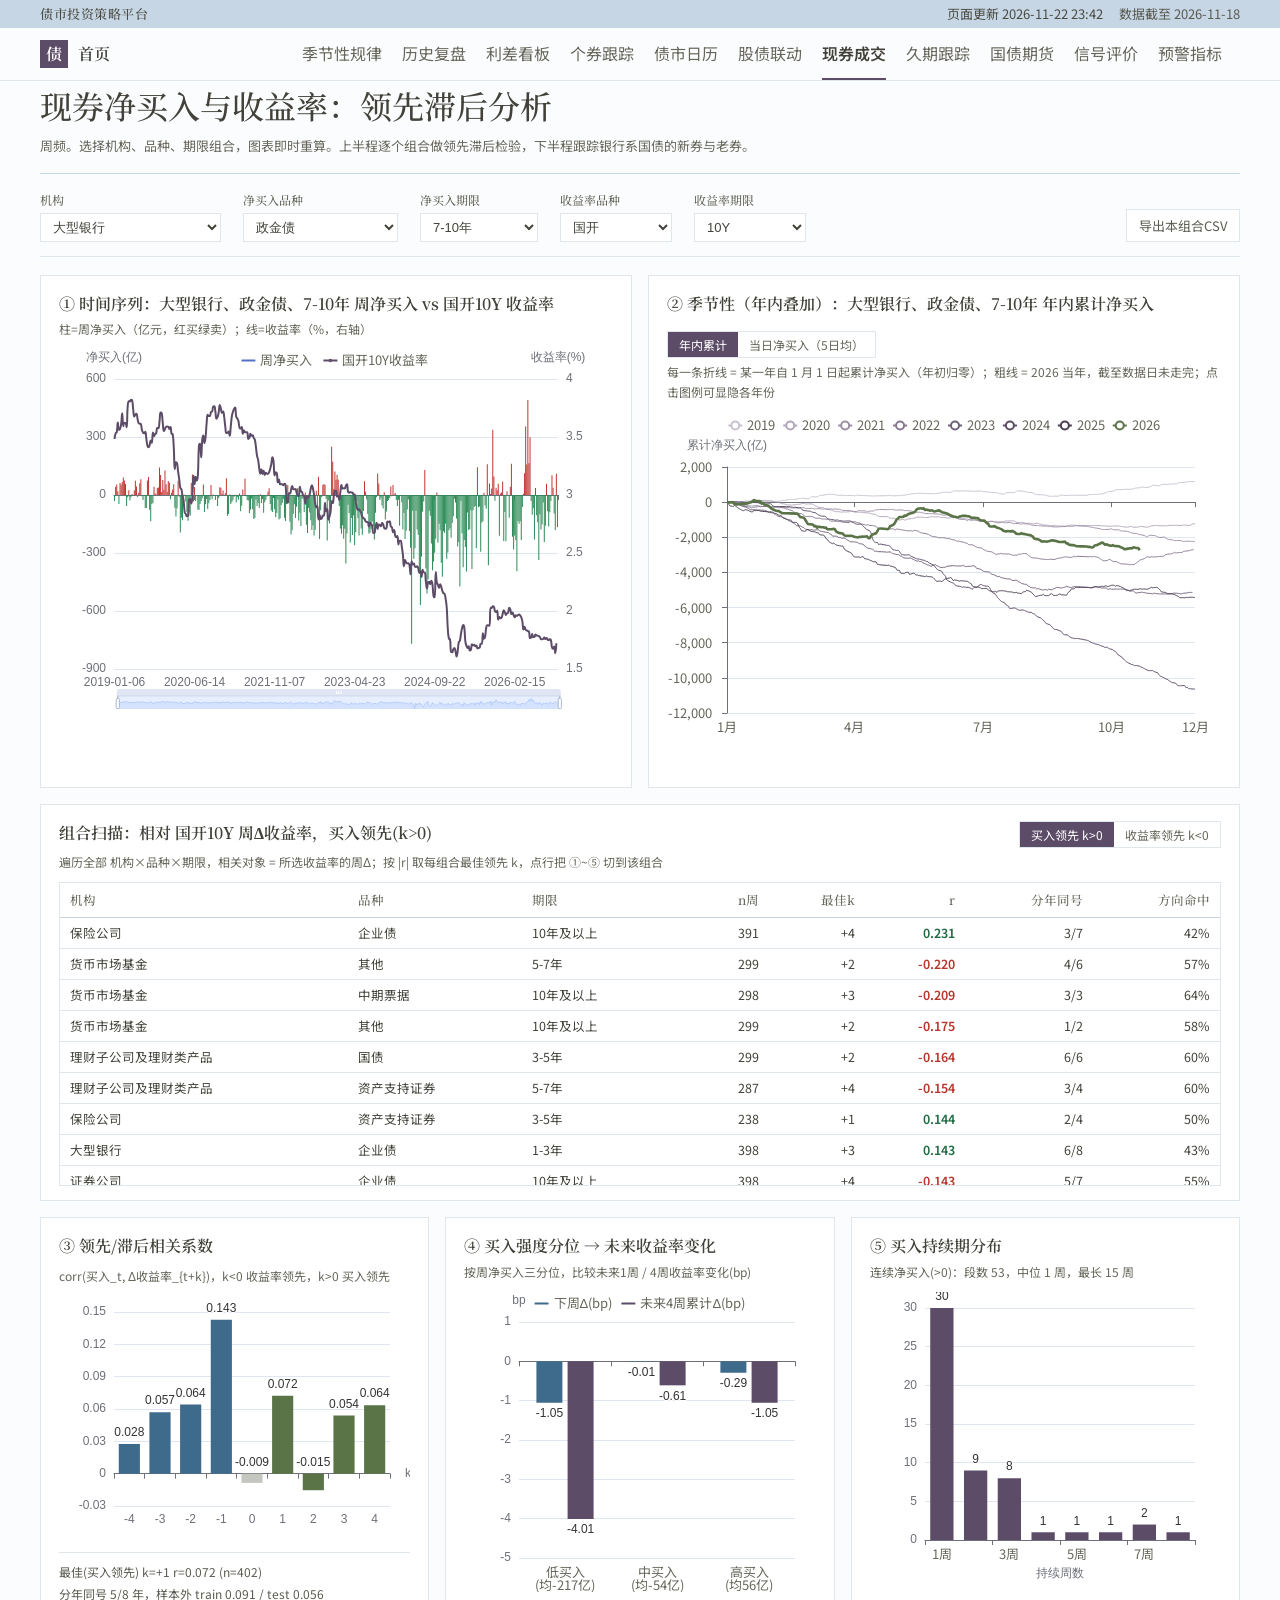
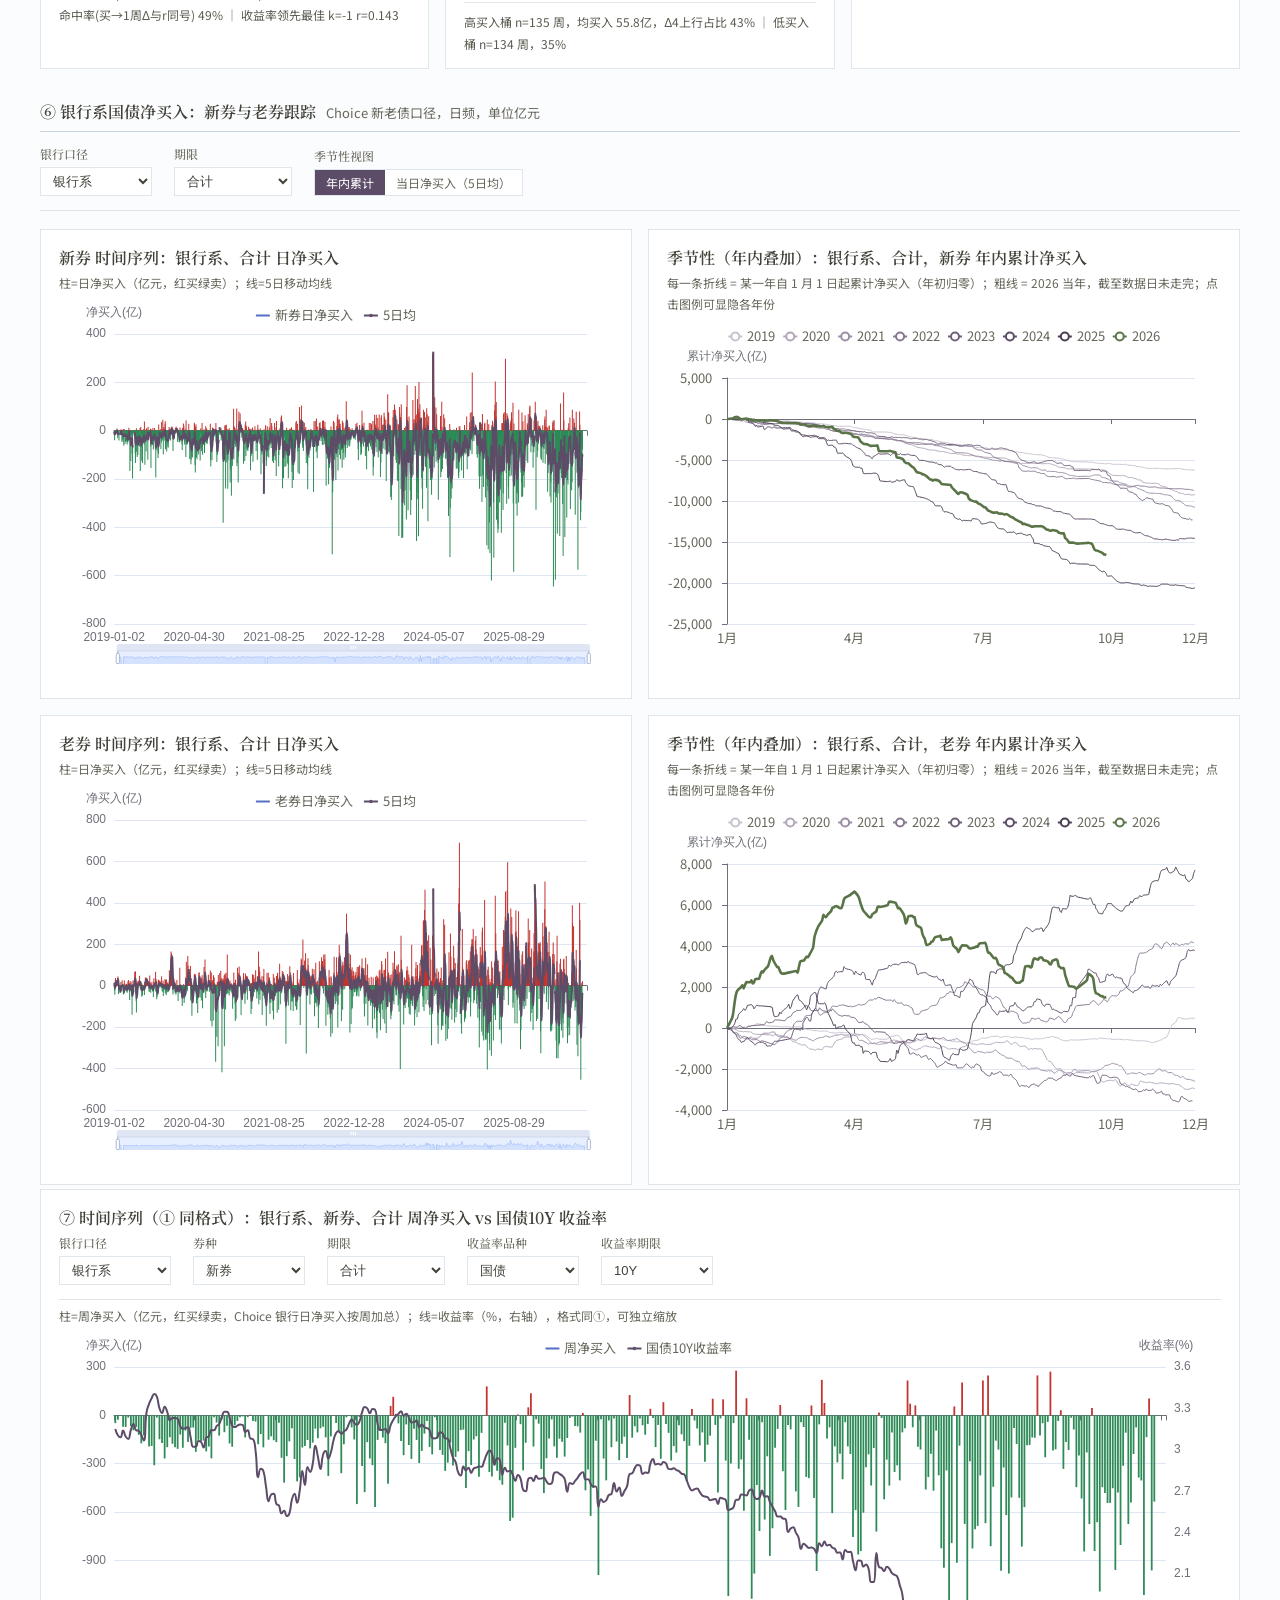
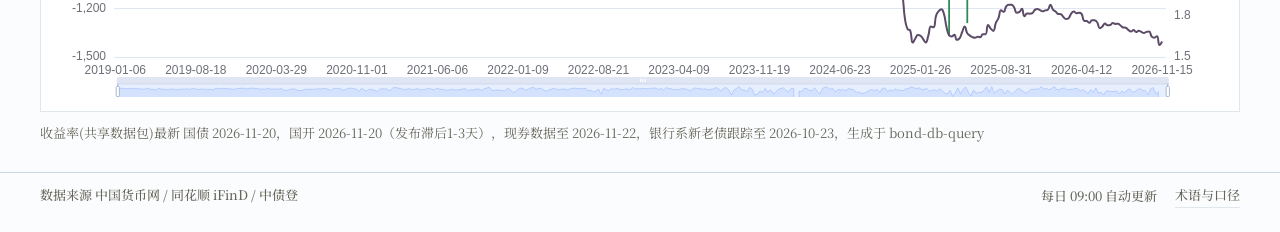
<file: bond-flow-lead.html>
<!DOCTYPE html>
<html lang="zh-CN">
<head>
<meta charset="UTF-8">
<meta name="viewport" content="width=device-width, initial-scale=1.0">
<title>现券净买入与收益率：领先滞后分析</title>
<script src="echarts.min.js"></script>
<style>
/* ===== 现券净买入：纸面、0.5px 细线，无圆角/阴影/渐变 ===== */
*{box-sizing:border-box;margin:0;padding:0;}
body{font-family:var(--sans);background:var(--paper);color:var(--ink);}

/* 页头 */
.page-head{border-bottom:var(--hair) solid var(--rule-strong);padding:4px 0 16px;margin:0 0 16px;}
.page-head h1{font-family:var(--serif);font-size:var(--t-display);font-weight:500;
  line-height:1.3;letter-spacing:0;margin:0;}
.page-head .sub{color:var(--muted);font-size:var(--t-small);margin-top:8px;line-height:1.7;max-width:none;}

/* 控件行：贴着一条细线，不做白卡 */
body .controls{display:flex;flex-wrap:wrap;gap:10px 22px;align-items:flex-end;
  background:none;border:0;border-bottom:var(--hair) solid var(--rule);
  border-radius:0;padding:0 0 14px;margin:0 0 18px;}
.controls .field{display:flex;flex-direction:column;gap:4px;}
.controls label{font-family:var(--serif);font-weight:500;font-size:12px;color:var(--muted);}
body .controls select{min-width:112px;padding:5px 8px;border:var(--hair) solid var(--rule);
  border-radius:0;font-size:var(--t-small);background:var(--paper-2);color:var(--ink);cursor:pointer;}
body .controls select:focus{outline:none;border-color:var(--violet);}
body .btn{border:var(--hair) solid var(--rule);background:var(--paper-2);border-radius:0;
  padding:6px 12px;font-size:var(--t-small);color:var(--ink-2);cursor:pointer;font-family:inherit;}
body .btn:hover{border-color:var(--violet);color:var(--violet);}

/* 栅格 */
.grid{display:grid;grid-template-columns:repeat(6,1fr);gap:16px;}
body .card{background:var(--paper-2);border:var(--hair) solid var(--rule);border-radius:0;
  box-shadow:none;padding:16px 18px 14px;margin-bottom:0;min-width:0;}
.grid>.sp3{grid-column:span 3;}
.grid>.sp2{grid-column:span 2;}
.grid>.full{grid-column:1/-1;}
body .card h2{font-family:var(--serif);font-size:var(--t-body);font-weight:600;line-height:1.45;
  margin-bottom:4px;color:var(--ink);}
body .card .note{font-size:12px;color:var(--muted);margin-bottom:10px;line-height:1.7;}
body .card .diag{font-size:12px;color:var(--ink-2);line-height:1.8;margin-top:10px;
  border-top:var(--hair) solid var(--rule);padding-top:8px;}
.chart{width:100%;}
.cardhead{display:flex;align-items:center;justify-content:space-between;gap:12px;flex-wrap:wrap;margin-bottom:4px;}
.cardhead h2{margin-bottom:0;}

/* 分段按钮 */
body .seg{display:inline-flex;border:var(--hair) solid var(--rule);border-radius:0;overflow:hidden;
  background:var(--paper-2);flex:none;}
body .seg button{border:none;background:transparent;padding:4px 11px;font-size:12px;color:var(--muted);
  cursor:pointer;font-family:inherit;white-space:nowrap;}
body .seg button.on{background:var(--violet);color:#fff;}

/* 组合扫描表 */
.scan{max-height:304px;overflow:auto;border:var(--hair) solid var(--rule);border-radius:0;margin-top:2px;min-width:0;}
.scan table{width:100%;border-collapse:collapse;font-size:12.5px;}
.scan th{position:sticky;top:0;z-index:1;text-align:right;padding:7px 10px;white-space:nowrap;
  font-family:var(--serif);font-weight:500;color:var(--muted);background:var(--paper-2);
  border-bottom:var(--hair) solid var(--rule-strong);}
.scan td{padding:5px 10px;text-align:right;white-space:nowrap;font-variant-numeric:tabular-nums;
  border-bottom:var(--hair) solid var(--rule);}
.scan tbody tr{cursor:pointer;}
.scan tbody tr:hover td{background:var(--paper-3);}
.scan tbody tr.on td{background:#F1F4F6;font-weight:600;}
.scan th:nth-child(-n+3),.scan td:nth-child(-n+3){text-align:left;}
/* 相关系数符号即方向：正相关=买入后收益率上行（利空，绿），负相关=买入后下行（利好，红） */
.scan .r_pos{color:var(--sig-bear);font-weight:600;}
.scan .r_neg{color:var(--sig-bull);font-weight:600;}
.scan .mut{color:var(--muted);padding:10px;font-size:12px;}

/* 分部小标题 */
.sect{font-family:var(--serif);font-size:var(--t-body);font-weight:600;color:var(--ink);
  margin:30px 0 12px;padding-bottom:6px;border-bottom:var(--hair) solid var(--rule-strong);}
.sect .sub{font-family:var(--sans);font-size:var(--t-small);font-weight:400;color:var(--muted);margin-left:10px;}
.footer{color:var(--muted);font-size:12px;margin-top:20px;line-height:1.7;}

@media(max-width:820px){
  .grid{grid-template-columns:1fr;gap:12px;}
  .grid>.sp2,.grid>.sp3,.grid>.full{grid-column:1/-1;}
  body .controls{gap:8px 14px;}
  body .controls select{min-width:96px;}
  .page-head h1{font-size:26px;}
  .sect .sub{display:block;margin:4px 0 0;}
  .scan{max-height:360px;}
}
</style>
<!--THEME_START-->
<link rel="stylesheet" href="fonts.css">
<link rel="stylesheet" href="site.css">
<script src="site.js"></script>
<!--THEME_END-->
<!--FAVICON_START-->
<link rel="icon" href="favicon.ico" sizes="any">
<link rel="icon" type="image/png" sizes="32x32" href="favicon-32.png">
<link rel="icon" type="image/png" sizes="192x192" href="icon-192.png">
<link rel="manifest" href="site.webmanifest">
<meta name="theme-color" content="#FBFCFD">
<!--FAVICON_END-->
</head>
<body data-site="inner" data-page="bond-flow-lead">
<!--NAV_START-->
<div class="site-utility"><div class="site-wrap"><span class="site-name">债市投资策略平台</span><span class="site-meta"><span class="site-stamp">页面更新 2026-11-22 23:42</span><span class="site-stamp site-stamp-data">数据截至 2026-11-18</span></span></div></div>
<nav class="site-nav" aria-label="模块导航"><div class="site-wrap"><a class="site-seal" href="index.html" aria-label="返回首页"><span class="seal-mark" aria-hidden="true">债</span><span class="seal-txt">首页</span></a><div class="site-links"><a href="bond-seasonality.html">季节性规律</a><a href="yield-seasonality.html">历史复盘</a><a href="spread-board.html">利差看板</a><a href="bond-tracking.html">个券跟踪</a><a href="bond-calendar.html">债市日历</a><a href="stock-bond-monitor.html">股债联动</a><a href="bond-flow-lead.html" class="active" aria-current="page">现券成交</a><a href="duration-tracking.html">久期跟踪</a><a href="treasury-futures.html">国债期货</a><a href="signal-eval.html">信号评价</a><a href="bond-alert.html">预警指标</a></div><button class="site-menu-btn" type="button" aria-expanded="false" aria-controls="site-menu">栏目</button></div><div class="site-menu" id="site-menu" hidden><a href="bond-seasonality.html">季节性规律</a><a href="yield-seasonality.html">历史复盘</a><a href="spread-board.html">利差看板</a><a href="bond-tracking.html">个券跟踪</a><a href="bond-calendar.html">债市日历</a><a href="stock-bond-monitor.html">股债联动</a><a href="bond-flow-lead.html" class="active" aria-current="page">现券成交</a><a href="duration-tracking.html">久期跟踪</a><a href="treasury-futures.html">国债期货</a><a href="signal-eval.html">信号评价</a><a href="bond-alert.html">预警指标</a></div></nav>
<script>(function(){var a=document.querySelector(".site-links a.active");if(a){var p=a.parentNode;p.scrollLeft=Math.max(0,a.offsetLeft-p.clientWidth/2+a.offsetWidth/2);}var b=document.querySelector(".site-menu-btn"),m=document.querySelector(".site-menu");if(!b||!m)return;function set(open){m.hidden=!open;b.setAttribute("aria-expanded",open?"true":"false");}b.addEventListener("click",function(e){e.stopPropagation();set(m.hidden);});document.addEventListener("click",function(e){if(!m.hidden&&e.target!==b&&!m.contains(e.target))set(false);});document.addEventListener("keydown",function(e){if(e.key==="Escape")set(false);});m.addEventListener("click",function(e){if(e.target.tagName==="A")set(false);});})();</script>
<!--NAV_END-->
<div class="wrap">
  <header class="page-head">
    <h1>现券净买入与收益率：领先滞后分析</h1>
    <div class="sub">周频。选择机构、品种、期限组合，图表即时重算。上半程逐个组合做领先滞后检验，下半程跟踪银行系国债的新券与老券。</div>
  </header>

  <div class="controls">
    <div class="field"><label>机构</label><select id="selInst"></select></div>
    <div class="field"><label>净买入品种</label><select id="selBond"></select></div>
    <div class="field"><label>净买入期限</label><select id="selTenor"></select></div>
    <div class="field"><label>收益率品种</label><select id="selYBond"></select></div>
    <div class="field"><label>收益率期限</label><select id="selYTenor"></select></div>
    <div style="margin-left:auto;"><button class="btn" id="btnCsv">导出本组合CSV</button></div>
  </div>

  <div class="grid">
    <div class="card sp3">
      <h2 id="t1">① 时间序列</h2>
      <div class="note">柱=周净买入（亿元，红买绿卖）；线=收益率（%，右轴）</div>
      <div id="c1" class="chart" style="height:360px;"></div>
    </div>
    <div class="card sp3">
      <div class="cardhead">
        <h2 id="t3">② 季节性（年内叠加）</h2>
        <div class="seg" id="segSeason">
          <button data-m="cum" class="on">年内累计</button>
          <button data-m="day">当日净买入（5日均）</button>
        </div>
      </div>
      <div class="note" id="n3">每一条折线代表一个年份的日度净买入；累计口径下每年1月1日归零</div>
      <div id="c6" class="chart" style="height:360px;"></div>
    </div>
    <div class="card full">
      <div class="cardhead">
        <h2 id="scanTitle">组合扫描：周Δ收益率领先相关</h2>
        <div class="seg" id="segScan">
          <button data-dom="lead" class="on">买入领先 k&gt;0</button>
          <button data-dom="yld">收益率领先 k&lt;0</button>
        </div>
      </div>
      <div class="note">遍历全部 机构×品种×期限，相关对象 = 所选收益率的周Δ；按 |r| 取每组合最佳领先 k，点行把 ①~⑤ 切到该组合</div>
      <div id="scanTbl" class="scan"></div>
    </div>
    <div class="card sp2">
      <div class="cardhead">
        <h2>③ 领先/滞后相关系数</h2>
      </div>
      <div class="note">corr(买入_t, Δ收益率_{t+k})，k&lt;0 收益率领先，k&gt;0 买入领先</div>
      <div id="c2" class="chart" style="height:246px;"></div>
      <div class="diag" id="diag3">—</div>
    </div>
    <div class="card sp2">
      <h2>④ 买入强度分位 → 未来收益率变化</h2>
      <div class="note">按周净买入三分位，比较未来1周 / 4周收益率变化(bp)</div>
      <div id="c4" class="chart" style="height:300px;"></div>
      <div class="diag" id="diag4"></div>
    </div>
    <div class="card sp2">
      <h2>⑤ 买入持续期分布</h2>
      <div class="note">连续净买入(>0)的周数分布</div>
      <div id="c5" class="chart" style="height:300px;"></div>
    </div>
  </div>

  <div class="sect">⑥ 银行系国债净买入：新券与老券跟踪<span class="sub">Choice 新老债口径，日频，单位亿元</span></div>
  <div class="controls">
    <div class="field"><label>银行口径</label><select id="selBankND"></select></div>
    <div class="field"><label>期限</label><select id="selTenorND"></select></div>
    <div class="field"><label>季节性视图</label>
      <div class="seg" id="segSeasonND">
        <button data-m="cum" class="on">年内累计</button>
        <button data-m="day">当日净买入（5日均）</button>
      </div>
    </div>
  </div>
  <div class="grid">
    <div class="card sp3">
      <h2 id="tN1">新券：时间序列</h2>
      <div class="note">柱=日净买入（亿元，红买绿卖）；线=5日移动均线</div>
      <div id="cN1" class="chart" style="height:360px;"></div>
    </div>
    <div class="card sp3">
      <h2 id="tN2">新券：季节性（年内叠加）</h2>
      <div class="note" id="nN2"></div>
      <div id="cN2" class="chart" style="height:360px;"></div>
    </div>
    <div class="card sp3">
      <h2 id="tN3">老券：时间序列</h2>
      <div class="note">柱=日净买入（亿元，红买绿卖）；线=5日移动均线</div>
      <div id="cN3" class="chart" style="height:360px;"></div>
    </div>
    <div class="card sp3">
      <h2 id="tN4">老券：季节性（年内叠加）</h2>
      <div class="note" id="nN4"></div>
      <div id="cN4" class="chart" style="height:360px;"></div>
    </div>
  </div>

  <div class="card full" style="margin-top:4px;">
    <h2 id="t7">⑦ 银行系国债 老/新券：周净买入 vs 收益率（① 同格式）</h2>
    <div class="controls" style="margin-bottom:6px;">
      <div class="field"><label>银行口径</label><select id="selBankW7"></select></div>
      <div class="field"><label>券种</label><select id="selSerW7"></select></div>
      <div class="field"><label>期限</label><select id="selTenorW7"></select></div>
      <div class="field"><label>收益率品种</label><select id="selYB7"></select></div>
      <div class="field"><label>收益率期限</label><select id="selYT7"></select></div>
    </div>
    <div class="note">柱=周净买入（亿元，红买绿卖，Choice 银行日净买入按周加总）；线=收益率（%，右轴），格式同①，可独立缩放</div>
    <div id="c7" class="chart" style="height:360px;"></div>
  </div>

  <div class="footer">收益率(共享数据包)最新 国债 2026-11-20，国开 2026-11-20（发布滞后1-3天），现券数据至 2026-11-22，银行系新老债跟踪至 2026-10-23，生成于 bond-db-query</div>
</div>

<script src="bond-flow-lead-data.js"></script>
<script>
const DATES = DATA.dates;
const YLD = DATA.yield;
const FLOWD = DATA.flow_daily || {};
const DDAILY = DATA.dates_daily || [];
const BN = DATA.banknewold || {};
const BANKS = DATA.bank_banks || ['大型银行', '中小型银行', '银行系'];
const BTEN = DATA.bank_tenors || ['合计', '1年及1年以下', '1-3年', '3-5年', '5-7年', '7-10年', '10年以上'];
let curMode = 'cum';   // 'cum' = 年内累计 | 'day' = 当日净买入
let curModeND = 'cum'; // 板块⑥ 季节图视图（与上方②独立）

// ---- 启动补算（数据包已瘦身：周度净买入 / 收益率周Δ / 银行系 不落盘，由日度与 ytm 现算还原）----
// 每周度日(D=周日) 对应日频网格下标区间 [D-6, D]
const _WIND = (() => {
  const W = []; let j = 0;
  for (let i = 0; i < DATES.length; i++) {
    const Dt = new Date(DATES[i] + 'T00:00:00Z');
    const lo = new Date(Dt.getTime() - 6 * 864e5).toISOString().slice(0, 10);
    while (j < DDAILY.length && DDAILY[j] < lo) j++;
    const a = j;
    while (j < DDAILY.length && DDAILY[j] <= DATES[i]) j++;
    W.push([a, j]);
  }
  return W;
})();
const _weekly = arr => {
  const out = new Array(DATES.length).fill(null);
  for (let i = 0; i < _WIND.length; i++) {
    const [a, b] = _WIND[i]; if (a >= b) continue;
    let s = 0, any = false;
    for (let k = a; k < b; k++) { const v = arr[k]; if (v != null) { s += v; any = true; } }
    if (any) out[i] = Math.round(s * 10) / 10;
  }
  return out;
};
const FLOW = {};
Object.keys(FLOWD).forEach(inst => {
  FLOW[inst] = {};
  Object.keys(FLOWD[inst]).forEach(bond => {
    FLOW[inst][bond] = {};
    Object.keys(FLOWD[inst][bond]).forEach(t => { FLOW[inst][bond][t] = _weekly(FLOWD[inst][bond][t]); });
  });
});
// 收益率周Δ dyield = ytm 相邻差×100（2位小数）
Object.keys(YLD).forEach(bt => Object.keys(YLD[bt]).forEach(t => {
  const y = YLD[bt][t].ytm, out = new Array(y.length).fill(null);
  for (let i = 1; i < y.length; i++)
    if (y[i] != null && y[i - 1] != null) out[i] = Math.round((y[i] - y[i - 1]) * 10000) / 100;
  YLD[bt][t].dyield = out;
}));
// 银行系 = 大型+中小 逐日掩码和（双方都有才加）
BN['银行系'] = BN['银行系'] || {};
['新券', '老券'].forEach(s => {
  BN['银行系'][s] = BN['银行系'][s] || {};
  BTEN.forEach(t => {
    const A = BN['大型银行'][s][t], B = BN['中小型银行'][s][t];
    BN['银行系'][s][t] = A.map((a, i) => (a != null && B[i] != null) ? Math.round((a + B[i]) * 10) / 10 : null);
  });
});
let scanDom = 'lead';  // 组合扫描域：'lead' = 买入领先 k>0 | 'yld' = 收益率领先 k<0
const scanCache = new Map();

const $ = id => document.getElementById(id);

// 填充下拉
function fill(sel, arr, def) {
  sel.innerHTML = arr.map(o => `<option value="${o}"${o===def?' selected':''}>${o}</option>`).join('');
}
fill($('selInst'), DATA.institutions, '大型银行');
fill($('selBond'), DATA.bond_types, '政金债');
fill($('selTenor'), DATA.tenors, '7-10年');
fill($('selYBond'), DATA.yield_bonds, '国开');
fill($('selYTenor'), DATA.yield_tenors, '10Y');
fill($('selBankND'), BANKS, '银行系');
fill($('selTenorND'), BTEN, '合计');
fill($('selBankW7'), BANKS, '银行系');
fill($('selSerW7'), ['新券', '老券'], '新券');
fill($('selTenorW7'), BTEN, '合计');
fill($('selYB7'), DATA.yield_bonds, '国债');
fill($('selYT7'), DATA.yield_tenors, '10Y');

// 皮尔逊相关
function pearson(a, b) {
  const n = a.length;
  let sx=0, sy=0, sxx=0, syy=0, sxy=0;
  for (let i=0;i<n;i++){ sx+=a[i]; sy+=b[i]; sxx+=a[i]*a[i]; syy+=b[i]*b[i]; sxy+=a[i]*b[i]; }
  const den = Math.sqrt((n*sxx-sx*sx)*(n*syy-sy*sy));
  if (!den) return null;
  return (n*sxy-sx*sy)/den;
}

// ---- ③ 稳定性体检 & 扫描器共用的小工具 ----
// 从 corr 数组里取指定方向(k 符号)中 |r| 最大者；dir>0 只看 k>0(买入领先)，dir<0 只看 k<0
function bestLagOf(corr, dir) {
  let b = null;
  corr.forEach(c => {
    const ok = dir > 0 ? c.k > 0 : c.k < 0;
    if (!ok || c.r == null) return;
    if (!b || Math.abs(c.r) > Math.abs(b.r)) b = c;
  });
  return b;
}
// 某 k 下按买入周年份分组的年相关系数（年样本≥10 才计）
function yearCorrs(k, X, Y, WY) {
  const m = new Map();
  for (let i = 0; i < X.length; i++) {
    const j = i + k;
    if (j < 0 || j >= Y.length) continue;
    const yr = WY[i];
    if (!m.has(yr)) m.set(yr, []);
    m.get(yr).push([X[i], Y[j]]);
  }
  const out = [];
  m.forEach((pts, yr) => {
    if (pts.length < 10) return;
    const r = pearson(pts.map(p => p[0]), pts.map(p => p[1]));
    if (r != null) out.push({ yr, r });
  });
  return out;
}
// 样本外：用前 60% 周拟合出最佳买入领先 k，后 40% 周在同 k 上验证
function trainTestR(corr, X, Y) {
  const s = Math.floor(X.length * 0.6);
  const fit = [], ver = [];
  corr.forEach(c => {
    if (!(c.k > 0) || c.r == null) return;
    const ta = [], tb = [], va = [], vb = [];
    for (let i = 0; i + c.k < s; i++) { ta.push(X[i]); tb.push(Y[i + c.k]); }
    for (let i = s; i + c.k < X.length; i++) { va.push(X[i]); vb.push(Y[i + c.k]); }
    fit.push({ k: c.k, r: ta.length >= 3 ? pearson(ta, tb) : null });
    ver.push({ k: c.k, r: va.length >= 3 ? pearson(va, vb) : null });
  });
  let best = null;
  fit.forEach(f => { if (f.r != null && (!best || Math.abs(f.r) > Math.abs(best.r))) best = f; });
  const test = best ? ver.find(v => v.k === best.k) : null;
  return { train: best ? best.r : null, test: test ? test.r : null };
}
// 命中率：买入周(X>0)里，未来 k 周 Δ 方向与总体 r 同号占比（中性，不做多空预设）
function hitRate(k, X, Y, rSign) {
  let hit = 0, tot = 0;
  for (let i = 0; i < X.length; i++) {
    const j = i + k;
    if (j < 0 || j >= Y.length || !(X[i] > 0)) continue;
    tot++;
    if (Y[j] * rSign > 0) hit++;
  }
  return tot ? hit / tot : null;
}
// ③ 卡底 3 行稳定性体检
function diagLeadText(X, Y, WY, corrData) {
  const lead = bestLagOf(corrData, 1), yldb = bestLagOf(corrData, -1);
  if (!lead) return '—';
  const yrs = yearCorrs(lead.k, X, Y, WY);
  let same = 0;
  yrs.forEach(o => { if ((o.r >= 0) === (lead.r >= 0)) same++; });
  const tt = trainTestR(corrData, X, Y);
  const hr = hitRate(lead.k, X, Y, lead.r);
  const L1 = `最佳(买入领先) k=+${lead.k}  r=${lead.r.toFixed(3)}  (n=${lead.n})`;
  const L2 = `分年同号 ${same}/${yrs.length} 年，样本外 train ${tt.train==null?'—':tt.train.toFixed(3)} / test ${tt.test==null?'—':tt.test.toFixed(3)}`;
  const L3 = `命中率(买→${lead.k}周Δ与r同号) ${hr==null?'—':(hr*100).toFixed(0)+'%'}` +
             (yldb ? ` ｜ 收益率领先最佳 k=${yldb.k} r=${yldb.r.toFixed(3)}` : '');
  return [L1, L2, L3].map(x => `<div>${x}</div>`).join('');
}

// 持续期统计
function streakStats(vals, sign) {
  const out = []; let cur = 0;
  for (const b of vals) {
    const hit = sign==='buy' ? b>0 : b<0;
    if (hit) cur++;
    else { if (cur>0) out.push(cur); cur=0; }
  }
  if (cur>0) out.push(cur);
  if (!out.length) return null;
  const dist = {};
  out.forEach(w => dist[w]=(dist[w]||0)+1);
  const ws = Object.keys(dist).map(Number).sort((a,b)=>a-b);
  return {out, dist, ws, max: Math.max(...out), med: out.slice().sort((a,b)=>a-b)[Math.floor(out.length/2)]};
}

// ================= 组合扫描器（全宽卡，遍历 机构×品种×期限 vs 所选收益率） =================
function comboScan(yb, yt, dom) {
  const y = YLD[yb] && YLD[yb][yt] ? YLD[yb][yt] : null;
  if (!y) return [];
  const dyArr = y.dyield;
  const rows = [];
  const add = (inst, bond, tenor, fa) => {
    const X = [], Y = [], WY = [];
    for (let i = 0; i < DATES.length; i++) {
      if (fa[i] != null && dyArr[i] != null) { X.push(fa[i]); Y.push(dyArr[i]); WY.push(DATES[i].slice(0, 4)); }
    }
    if (X.length < 60) return;
    const cs = [];
    for (let k = -4; k <= 4; k++) {
      const a = [], b = [];
      for (let i = 0; i < X.length; i++) { const j = i + k; if (j >= 0 && j < X.length) { a.push(X[i]); b.push(Y[j]); } }
      cs.push({ k, r: a.length >= 3 ? pearson(a, b) : null, n: a.length });
    }
    const domSet = dom === 'lead' ? cs.filter(c => c.k > 0) : cs.filter(c => c.k < 0);
    let best = null;
    domSet.forEach(c => { if (c.r == null) return; if (!best || Math.abs(c.r) > Math.abs(best.r)) best = c; });
    if (!best) return;
    const yrs = yearCorrs(best.k, X, Y, WY);
    let same = 0;
    yrs.forEach(o => { if ((o.r >= 0) === (best.r >= 0)) same++; });
    const hr = hitRate(best.k, X, Y, best.r);
    rows.push({ inst, bond, tenor, k: best.k, r: best.r, n: best.n, same, years: yrs.length, hr });
  };
  for (const inst of DATA.institutions) {
    const m0 = FLOW[inst]; if (!m0) continue;
    for (const bond of DATA.bond_types) {
      const m1 = m0[bond]; if (!m1) continue;
      for (const tenor of DATA.tenors) {
        const fa = m1[tenor]; if (fa) add(inst, bond, tenor, fa);
      }
    }
  }
  rows.sort((p, q) => Math.abs(q.r) - Math.abs(p.r));
  return rows;
}
function renderScan() {
  const yb = $('selYBond').value, yt = $('selYTenor').value;
  const key = `${yb}|${yt}|${scanDom}`;
  const tb = $('scanTbl');
  if (!scanCache.has(key)) {
    tb.innerHTML = '<div class="mut">扫描中…（首算约 1s，随后即时）</div>';
    scanCache.set(key, comboScan(yb, yt, scanDom));
  }
  $('scanTitle').textContent = `组合扫描：相对 ${yb}${yt} 周Δ收益率，${scanDom === 'lead' ? '买入领先(k>0)' : '收益率领先(k<0)'}`;
  const rows = scanCache.get(key);
  if (!rows.length) { tb.innerHTML = '<div class="mut">该域无有效组合（不足 60 周对齐样本者跳过）</div>'; return; }
  const selKey = `${$('selInst').value}|${$('selBond').value}|${$('selTenor').value}`;
  let h = '<table><thead><tr><th>机构</th><th>品种</th><th>期限</th><th>n周</th><th>最佳k</th><th>r</th><th>分年同号</th><th>方向命中</th></tr></thead><tbody>';
  rows.slice(0, 25).forEach(o => {
    const rcl = o.r >= 0 ? 'r_pos' : 'r_neg';
    const on = `${o.inst}|${o.bond}|${o.tenor}` === selKey ? ' class="on"' : '';
    const hr = o.hr == null ? '—' : (o.hr * 100).toFixed(0) + '%';
    const yc = o.years ? `${o.same}/${o.years}` : '—';
    h += `<tr${on} data-key="${o.inst}|${o.bond}|${o.tenor}"><td>${o.inst}</td><td>${o.bond}</td><td>${o.tenor}</td><td>${o.n}</td><td>${o.k > 0 ? '+' : ''}${o.k}</td><td class="${rcl}">${o.r.toFixed(3)}</td><td>${yc}</td><td>${hr}</td></tr>`;
  });
  tb.innerHTML = h + '</tbody></table>';
}

// ================= 季节性（年内1-365天 × 各年份叠加，面板序号②） =================
const MONTH_START = [1,32,60,91,121,152,182,213,244,274,305,335]; // 各月1日在年内第几天
const MONTH_END   = [31,59,90,120,151,181,212,243,273,304,334,365]; // 各月末
// 真实日期 -> "有效年内第几天"(1..365)：平闰年2/29后对齐，闰年3月起统一-1
function effDoy(ymd){
  const [y,mo,d] = ymd.split('-').map(Number);
  let doy = Math.round((Date.UTC(y,mo-1,d) - Date.UTC(y,0,1))/864e5) + 1;
  const leap = (y%4===0 && y%100!==0) || y%400===0;
  if (leap && doy>60) doy--;
  return doy;
}
// 有效天内第几天 -> {m:0-11月, day:日}
function doyMD(doy){
  let m = 11;
  for (let i=0;i<12;i++){ if (doy<=MONTH_END[i]){ m=i; break; } }
  return {m, day: doy - MONTH_START[m] + 1};
}
const pad2 = n => String(n).padStart(2,'0');
// 坐标轴刻度 -> "X月"
function monthAxis(v){
  let m = 0;
  for (let i=11;i>=0;i--){ if (v>=MONTH_START[i]){ m=i; break; } }
  return (m+1)+'月';
}
// ---- 季节性共享核心：按年份聚点 → 「年内累计 / 当日 5 日均」线数据（② 与 板块⑥ 新券/老券 共用，行为与改前一致）----
function buildSeasonSeries(arr, mode){
  if (!arr) return null;
  const years = new Map();
  for (let i=0;i<DDAILY.length;i++){
    const v = arr[i];
    if (v==null) continue;
    const ds = DDAILY[i], y = +ds.slice(0,4);
    if (!years.has(y)) years.set(y, []);
    years.get(y).push({doy: effDoy(ds), v});
  }
  const yrSorted = Array.from(years.keys()).sort((a,b)=>a-b);
  if (!yrSorted.length) return null;
  const latest = yrSorted[yrSorted.length-1];
  const histPalette = ['#C9C1CE','#B2A7BA','#9C8FA5','#867890','#70617A','#5D4C68','#4A3E52','#3A3040'];
  let hi = 0;
  const series = yrSorted.map(yr => {
    const pts = years.get(yr);
    let data;
    if (mode==='cum'){
      let cum = 0;
      data = [[1, 0]];                       // 每年1月1日锚定为0
      pts.forEach(p => { cum += p.v; data.push([p.doy, +cum.toFixed(1)]); });
    } else {
      // 当日净买入 → 5日移动平均（年份内按交易日滚动、含当日；开头不足5日取已有点均值）
      const win = [];
      let winSum = 0;
      data = pts.map(p => {
        win.push(p.v); winSum += p.v;
        if (win.length > 5) { winSum -= win.shift(); }
        return [p.doy, +(winSum / win.length).toFixed(1)];
      });
    }
    const isLatest = yr===latest;
    const color = isLatest ? '#769365' : histPalette[hi++ % histPalette.length];
    return {
      name: String(yr), type: 'line', data,
      showSymbol:false, connectNulls:false, smooth:0.1, z: isLatest?3:1,
      lineStyle:{width: isLatest?2.6:1, color},
      itemStyle:{color},
      emphasis:{focus:'series'}
    };
  });
  return {series, latest};
}
// 季节图 option 骨架（tooltip/图例/网格/月度横轴同 ②），系列另由 buildSeasonSeries 注入
function seasonOpt(mode){
  return {
    tooltip:{trigger:'axis',axisPointer:{type:'cross'},
      formatter(ps){
        if (!ps.length) return '';
        const md = doyMD(ps[0].value[0]);
        let html = `第 ${ps[0].value[0]} 天（${md.m+1}月${md.day}日）<br>`;
        ps.forEach(p => { html += `${p.marker}${p.seriesName}: <b>${p.value[1]==null?'—':p.value[1].toFixed(1)}</b> 亿<br>`; });
        return html;
      }},
    legend:{type:'scroll', top:0, itemWidth:14, itemHeight:10, itemGap:6, textStyle:{fontSize:11}},
    grid:{left:60,right:26,top:54,bottom:60},
    xAxis:{type:'value', min:1, max:365,
      axisLabel:{formatter:monthAxis}, minInterval:1, splitLine:{show:false}},
    yAxis:{type:'value', name: mode==='cum'?'累计净买入(亿)':'净买入5日均(亿)', axisLabel:{margin:15}}
  };
}
// 把某条稠密日频序列画成季节图（标题/说明一并更新）；arr=null 或全空 → 占位文案
function drawSeason(chEl, titleEl, noteEl, arr, mode, mainTitle){
  const titleTxt = mode==='cum' ? '年内累计净买入' : '当日净买入（5日均）';
  titleEl.textContent = `${mainTitle} ${titleTxt}`;
  const bs = buildSeasonSeries(arr, mode);
  if (!bs){
    chEl.setOption({title:{text:'该组合无数据',left:'center',top:'center',textStyle:{color:'#66665B',fontSize:14}}}, true);
    return;
  }
  const opt = seasonOpt(mode); opt.series = bs.series;
  chEl.setOption(opt, true);
  noteEl.textContent = mode==='cum'
    ? `每一条折线 = 某一年自 1 月 1 日起累计净买入（年初归零）；粗线 = ${bs.latest} 当年，截至数据日未走完；点击图例可显隐各年份`
    : `每一条折线 = 某一年当日净买入的 5 日移动平均（年份内按交易日滚动、含当日）；粗线 = ${bs.latest} 当年，截至数据日未走完；点击图例可显隐各年份`;
}
function renderSeason(){
  const inst = $('selInst').value, bond = $('selBond').value, tenor = $('selTenor').value;
  const arr = (FLOWD[inst] && FLOWD[inst][bond] && FLOWD[inst][bond][tenor]) || null;
  drawSeason(echarts.init($('c6')), $('t3'), $('n3'), arr, curMode, `② 季节性（年内叠加）：${inst}、${bond}、${tenor}`);
}

// ================= 周度时间序列（① 本尊 与 底部 ⑦ 银行老/新券 共用；yName 如 "国债10Y收益率"） =================
function drawWeeklyTs(chEl, flowArr, ytmArr, yName){
  const n = DATES.length;
  const barData = [], lineData = [];
  for (let i=0;i<n;i++){
    barData.push(flowArr && flowArr[i]!=null ? flowArr[i] : null);
    lineData.push(ytmArr && ytmArr[i]!=null ? ytmArr[i] : null);
  }
  chEl.setOption({
    tooltip:{trigger:'axis',axisPointer:{type:'cross'}},
    legend:{data:['周净买入',yName],top:0},
    grid:{left:55,right:55,top:30,bottom:40},
    xAxis:{type:'category',data:DATES},
    yAxis:[{type:'value',name:'净买入(亿)'},
           {type:'value',name:'收益率(%)',position:'right',scale:true,splitLine:{show:false}}],
    dataZoom:[{type:'inside'},{type:'slider',height:16,bottom:4}],
    series:[
      {name:'周净买入',type:'bar',data:barData,barMaxWidth:8,
        itemStyle:{color:p=>p.value>=0?'#C23531':'#2E8B57'}},
      {name:yName,type:'line',yAxisIndex:1,data:lineData,
        smooth:true,showSymbol:false,lineStyle:{width:2,color:'#5D4C68'},itemStyle:{color:'#5D4C68'}}
    ]
  });
}

// ================= 板块⑥ 银行系新券/老券（日频时间序列 + 季节图，版式同 ①|②） =================
function renderNDTime(chEl, titleEl, sn, bank, tenor, arr){
  titleEl.textContent = `${sn} 时间序列：${bank}、${tenor} 日净买入`;
  if (!arr){
    chEl.setOption({title:{text:'该组合无数据',left:'center',top:'center',textStyle:{color:'#66665B',fontSize:14}}}, true);
    return;
  }
  const barData = [], ma = [];
  const win = []; let winSum = 0;   // 5日均：沿出现的交易日滚动，遇空点断窗
  for (let i=0;i<arr.length;i++){
    const v = arr[i];
    barData.push(v);
    if (v==null){ win.length = 0; winSum = 0; ma.push(null); continue; }
    win.push(v); winSum += v;
    if (win.length > 5){ winSum -= win.shift(); }
    ma.push(+(winSum / win.length).toFixed(1));
  }
  chEl.setOption({
    tooltip:{trigger:'axis',axisPointer:{type:'cross'}},
    legend:{data:[`${sn}日净买入`, '5日均'], top:0},
    grid:{left:55,right:26,top:30,bottom:40},
    xAxis:{type:'category', data:DDAILY},
    yAxis:{type:'value', name:'净买入(亿)'},
    dataZoom:[{type:'inside'},{type:'slider', height:16, bottom:4}],
    series:[
      {name:`${sn}日净买入`, type:'bar', data:barData, barMaxWidth:6,
        itemStyle:{color:p=>p.value>=0?'#C23531':'#2E8B57'}},
      {name:'5日均', type:'line', data:ma, showSymbol:false, smooth:0.2,
        lineStyle:{width:2, color:'#5D4C68'}, itemStyle:{color:'#5D4C68'}}
    ]
  }, true);
}
function drawNDSeason(sn, cid, bank, tenor, arr){
  drawSeason(echarts.init($('cN'+cid)), $('tN'+cid), $('nN'+cid), arr, curModeND,
    `季节性（年内叠加）：${bank}、${tenor}，${sn}`);
}
// 换 银行/期限 → 重画 4 图（新券 ①|② + 老券 ①|②）
function renderND(){
  const bank = $('selBankND').value, tenor = $('selTenorND').value;
  const blk = (BN[bank] || {});
  [['新券', 1], ['老券', 3]].forEach(([sn, base]) => {
    const arr = (blk[sn] && blk[sn][tenor]) || null;
    renderNDTime(echarts.init($('cN'+base)), $('tN'+base), sn, bank, tenor, arr);
    drawNDSeason(sn, base+1, bank, tenor, arr);
  });
}
// 换季节图视图 → 只重画两张季节图（时间序列不受影响，保住缩放/滑块位置）
function renderNDSeason(){
  const bank = $('selBankND').value, tenor = $('selTenorND').value;
  const blk = (BN[bank] || {});
  [['新券', 2], ['老券', 4]].forEach(([sn, cid]) => {
    const arr = (blk[sn] && blk[sn][tenor]) || null;
    drawNDSeason(sn, cid, bank, tenor, arr);
  });
}

// ================= 板块⑦ 银行系国债 老/新券 周净买入 × 收益率（① 同格式；BN 日频按周现算加总） =================
function renderW7(){
  const bank = $('selBankW7').value, ser = $('selSerW7').value, tenor = $('selTenorW7').value;
  const yb = $('selYB7').value, yt = $('selYT7').value;
  const arr = (BN[bank] && BN[bank][ser] && BN[bank][ser][tenor]) || null;
  const flowArr = arr ? _weekly(arr) : null;
  const y = (YLD[yb] && YLD[yb][yt]) || null;
  $('t7').textContent = `⑦ 时间序列（① 同格式）：${bank}、${ser}、${tenor} 周净买入 vs ${yb}${yt} 收益率`;
  drawWeeklyTs(echarts.init($('c7')), flowArr, y ? y.ytm : null, `${yb}${yt}收益率`);
}

function render() {
  const inst = $('selInst').value, bond = $('selBond').value, tenor = $('selTenor').value;
  const yb = $('selYBond').value, yt = $('selYTenor').value;

  const flowArr = (FLOW[inst] && FLOW[inst][bond] && FLOW[inst][bond][tenor]) || null;
  const y = (YLD[yb] && YLD[yb][yt]) || null;
  const ytmArr = y ? y.ytm : null;
  const dyArr = y ? y.dyield : null;

  $('t1').textContent = `① 时间序列：${inst}、${bond}、${tenor} 周净买入 vs ${yb}${yt} 收益率`;

  const n = DATES.length;

  // 导出缓存：当期全部周序列（CSV 按钮用）
  window.__csv = { dates: DATES, buy: flowArr || [], ytm: ytmArr || [], dy: dyArr || [] };

  // ---- 图1 时间序列（① 本尊；底部 ⑦ 银行老/新券周度复用同款 helper drawWeeklyTs）----
  drawWeeklyTs(echarts.init($('c1')), flowArr, ytmArr, `${yb}${yt}收益率`);

  // 对齐数据（用于相关/分位/体检）；WY = 各买入周的年份（与 X/Y 平行）
  const X=[], Y=[], L=[], WY=[];
  for (let i=0;i<n;i++){
    const f = flowArr?flowArr[i]:null, d = dyArr?dyArr[i]:null, lv = ytmArr?ytmArr[i]:null;
    if (f!=null && d!=null) { X.push(f); Y.push(d); WY.push(DATES[i].slice(0,4)); if (lv!=null) L.push(lv); else L.push(null); }
  }

  // ---- 图2 领先/滞后 ----
  const c2 = echarts.init($('c2'));
  const corrData = [];
  for (let k=-4;k<=4;k++){
    const a=[], b=[];
    for (let i=0;i<X.length;i++){
      const j=i+k;
      if (j>=0 && j<X.length) { a.push(X[i]); b.push(Y[j]); }
    }
    corrData.push({k, r:a.length>=3?pearson(a,b):null, n:a.length});
  }
  c2.setOption({
    tooltip:{trigger:'axis',formatter:p=>{const d=corrData[p[0].dataIndex];return `k=${d.k}，r=${d.r==null?'—':d.r.toFixed(3)}，n=${d.n}`;}},
    grid:{left:55,right:20,top:16,bottom:36},
    xAxis:{type:'category',data:corrData.map(x=>x.k),name:'k(周)'},
    yAxis:{type:'value',name:'相关系数'},
    series:[{type:'bar',data:corrData.map(x=>({value:x.r==null?null:x.r,
      itemStyle:{color:x.k<0?'#749AB2':(x.k===0?'#C3C7C0':'#769365')}})),barMaxWidth:34,
      label:{show:true,position:'top',formatter:p=>p.value==null?'—':p.value.toFixed(3)}}]
  });

  // ---- ③ 卡底稳定性体检（3 行文字）----
  $('diag3').innerHTML = X.length >= 30 ? diagLeadText(X, Y, WY, corrData) : '—';

  // ---- 图4 买入强度分位 ----
  const c4 = echarts.init($('c4'));
  const pts = [];
  for (let i=0;i<X.length;i++){
    const f1 = (i+1<Y.length)?Y[i+1]:null;
    const f4 = (i+4<L.length && L[i+4]!=null && L[i]!=null)?(L[i+4]-L[i])*100:null;
    pts.push({x:X[i], f1, f4});
  }
  const xs = X.slice().sort((a,b)=>a-b);
  const q1 = xs[Math.floor(xs.length/3)], q2 = xs[Math.floor(xs.length*2/3)];
  const buckets = [['低买入',[]],['中买入',[]],['高买入',[]]];
  pts.forEach(p=>{
    const b = p.x<q1?0:(p.x<q2?1:2);
    buckets[b][1].push(p);
  });
  const bNames=[], bW1=[], bW4=[], bAvg=[], bCnt=[], bUp4=[];
  buckets.forEach(([name,arr])=>{
    bNames.push(name);
    bCnt.push(arr.length);
    const f1s=arr.filter(p=>p.f1!=null), f4s=arr.filter(p=>p.f4!=null);
    bAvg.push(arr.length?arr.reduce((s,p)=>s+p.x,0)/arr.length:0);
    bW1.push(f1s.length?f1s.reduce((s,p)=>s+p.f1,0)/f1s.length:null);
    bW4.push(f4s.length?f4s.reduce((s,p)=>s+p.f4,0)/f4s.length:null);
    bUp4.push(f4s.length?f4s.filter(p=>p.f4>0).length/f4s.length:null);
  });
  c4.setOption({
    tooltip:{trigger:'axis',formatter(ps){
      const i = ps[0].dataIndex;
      let h = `<b>${bNames[i].split(String.fromCharCode(10))[0]}</b>，n=${bCnt[i]} 周，均买入 ${bAvg[i].toFixed(1)} 亿`;
      ps.forEach(p => { h += `<br>${p.marker}${p.seriesName}: <b>${p.value==null?'—':p.value.toFixed(2)}</b>`; });
      if (bUp4[i]!=null) h += `<br>未来4周Δ上行占比(Δ>0): <b>${(bUp4[i]*100).toFixed(0)}%</b>`;
      return h;
    }},
    legend:{data:['下周Δ(bp)','未来4周累计Δ(bp)'],top:0},
    grid:{left:55,right:20,top:30,bottom:34},
    xAxis:{type:'category',data:bNames.map((nm,i)=>`${nm}\n(均${bAvg[i].toFixed(0)}亿)`),axisLabel:{interval:0,fontSize:11}},
    yAxis:{type:'value',name:'bp',min:v=>Math.floor(v.min-0.8),max:v=>Math.ceil(v.max+0.4)},
    series:[
      {name:'下周Δ(bp)',type:'bar',data:bW1.map(v=>v==null?null:+v.toFixed(2)),barMaxWidth:26,
        itemStyle:{color:'#749AB2'},label:{show:true,position:'bottom',distance:5,formatter:p=>p.value==null?'—':p.value.toFixed(2)}},
      {name:'未来4周累计Δ(bp)',type:'bar',data:bW4.map(v=>v==null?null:+v.toFixed(2)),barMaxWidth:26,
        itemStyle:{color:'#5D4C68'},label:{show:true,position:'bottom',distance:5,formatter:p=>p.value==null?'—':p.value.toFixed(2)}}
    ]
  });

  // ④ 卡底概要（高/低买入桶 未来4周上行占比，中性）
  $('diag4').textContent = bCnt[2] ? `高买入桶 n=${bCnt[2]} 周，均买入 ${bAvg[2].toFixed(1)}亿，Δ4上行占比 ${bUp4[2]==null?'—':(bUp4[2]*100).toFixed(0)+'%'} ｜ 低买入桶 n=${bCnt[0]} 周，${bUp4[0]==null?'—':(bUp4[0]*100).toFixed(0)+'%'}` : '';

  // ---- 图5 持续期分布 ----
  const c5 = echarts.init($('c5'));
  const ss = streakStats(X, 'buy');
  if (ss) {
    const cats = ss.ws.map(w=>w+'周');
    const cnts = ss.ws.map(w=>ss.dist[w]);
    c5.setOption({
      tooltip:{trigger:'axis',formatter:p=>`持续 ${p[0].axisValue} 天，${p[0].value} 次`},
      grid:{left:55,right:26,top:16,bottom:52},
      xAxis:{type:'category',data:cats,name:'持续周数',nameLocation:'middle',nameGap:28,axisLabel:{interval:1}},
      yAxis:{type:'value',name:'次数'},
      series:[{type:'bar',data:cnts,barMaxWidth:36,itemStyle:{color:'#5D4C68'},
        label:{show:true,position:'top'}}]
    });
    $('c5').parentElement.querySelector('.note').textContent =
      `连续净买入(>0)：段数 ${ss.out.length}，中位 ${ss.med} 周，最长 ${ss.max} 周`;
  } else {
    c5.setOption({title:{text:'该组合无净买入记录',left:'center',top:'center',textStyle:{color:'#66665B',fontSize:14}}});
  }

  renderSeason();
}

window.addEventListener('resize', () => {
  document.querySelectorAll('.chart').forEach(el => {
    const ch = echarts.getInstanceByDom(el);
    if (ch) ch.resize();
  });
});

['selInst','selBond','selTenor','selYBond','selYTenor'].forEach(id =>
  $(id).addEventListener('change', render));
['selYBond','selYTenor'].forEach(id =>
  $(id).addEventListener('change', renderScan));
document.querySelectorAll('#segSeason button').forEach(btn =>
  btn.addEventListener('click', () => {
    curMode = btn.dataset.m;
    document.querySelectorAll('#segSeason button').forEach(b => b.classList.toggle('on', b===btn));
    renderSeason();
  }));
['selBankND', 'selTenorND'].forEach(id => $(id).addEventListener('change', renderND));
['selBankW7', 'selSerW7', 'selTenorW7', 'selYB7', 'selYT7'].forEach(id =>
  $(id).addEventListener('change', renderW7));
document.querySelectorAll('#segSeasonND button').forEach(btn =>
  btn.addEventListener('click', () => {
    curModeND = btn.dataset.m;
    document.querySelectorAll('#segSeasonND button').forEach(b => b.classList.toggle('on', b===btn));
    renderNDSeason();
  }));
document.querySelectorAll('#segScan button').forEach(btn =>
  btn.addEventListener('click', () => {
    scanDom = btn.dataset.dom;
    document.querySelectorAll('#segScan button').forEach(b => b.classList.toggle('on', b===btn));
    renderScan();
  }));
$('scanTbl').addEventListener('click', e => {
  const tr = e.target.closest('tr[data-key]');
  if (!tr) return;
  const [a, b, c] = tr.dataset.key.split('|');
  $('selInst').value = a; $('selBond').value = b; $('selTenor').value = c;
  ['selInst', 'selBond', 'selTenor'].forEach(id => $(id).dispatchEvent(new Event('change')));
  renderScan();   // 刷新高亮（缓存命中，即时）
});
$('btnCsv').addEventListener('click', () => {
  const csv = window.__csv;
  if (!csv) return;
  const esc = v => v == null ? '' : String(v);
  const rows = ['日期,周净买入(亿),收益率(%),周Δ(bp)'];
  for (let i = 0; i < csv.dates.length; i++)
    rows.push([csv.dates[i], esc(csv.buy ? csv.buy[i] : null), esc(csv.ytm ? csv.ytm[i] : null), esc(csv.dy ? csv.dy[i] : null)].join(','));
  const blob = new Blob(['﻿' + rows.join(String.fromCharCode(10))], { type: 'text/csv;charset=utf-8' });
  const a = document.createElement('a');
  a.href = URL.createObjectURL(blob);
  a.download = `bond_align_${$('selInst').value}_${$('selBond').value}_${$('selTenor').value}_${$('selYBond').value}${$('selYTenor').value}.csv`;
  document.body.appendChild(a); a.click(); a.remove();
  setTimeout(() => URL.revokeObjectURL(a.href), 1000);
});
window.addEventListener('resize', () => {
  ['c1','c2','c4','c5','c6','cN1','cN2','cN3','cN4','c7'].forEach(id => { const c=echarts.getInstanceByDom($(id)); if(c) c.resize(); });
});
render();
renderND();
renderW7();
setTimeout(renderScan, 30);   // 等首帧图表绘制完成后再跑扫描（首算约 1s）
</script>
<!--FOOTER_START-->
<footer class="site-footer"><div class="site-wrap"><span>数据来源 中国货币网 / 同花顺 iFinD / 中债登</span><span class="site-footer-actions"><span>每日 09:00 自动更新</span><button class="glossary-open" type="button">术语与口径</button></span></div></footer>
<!--FOOTER_END-->
</body>
</html>
</file>
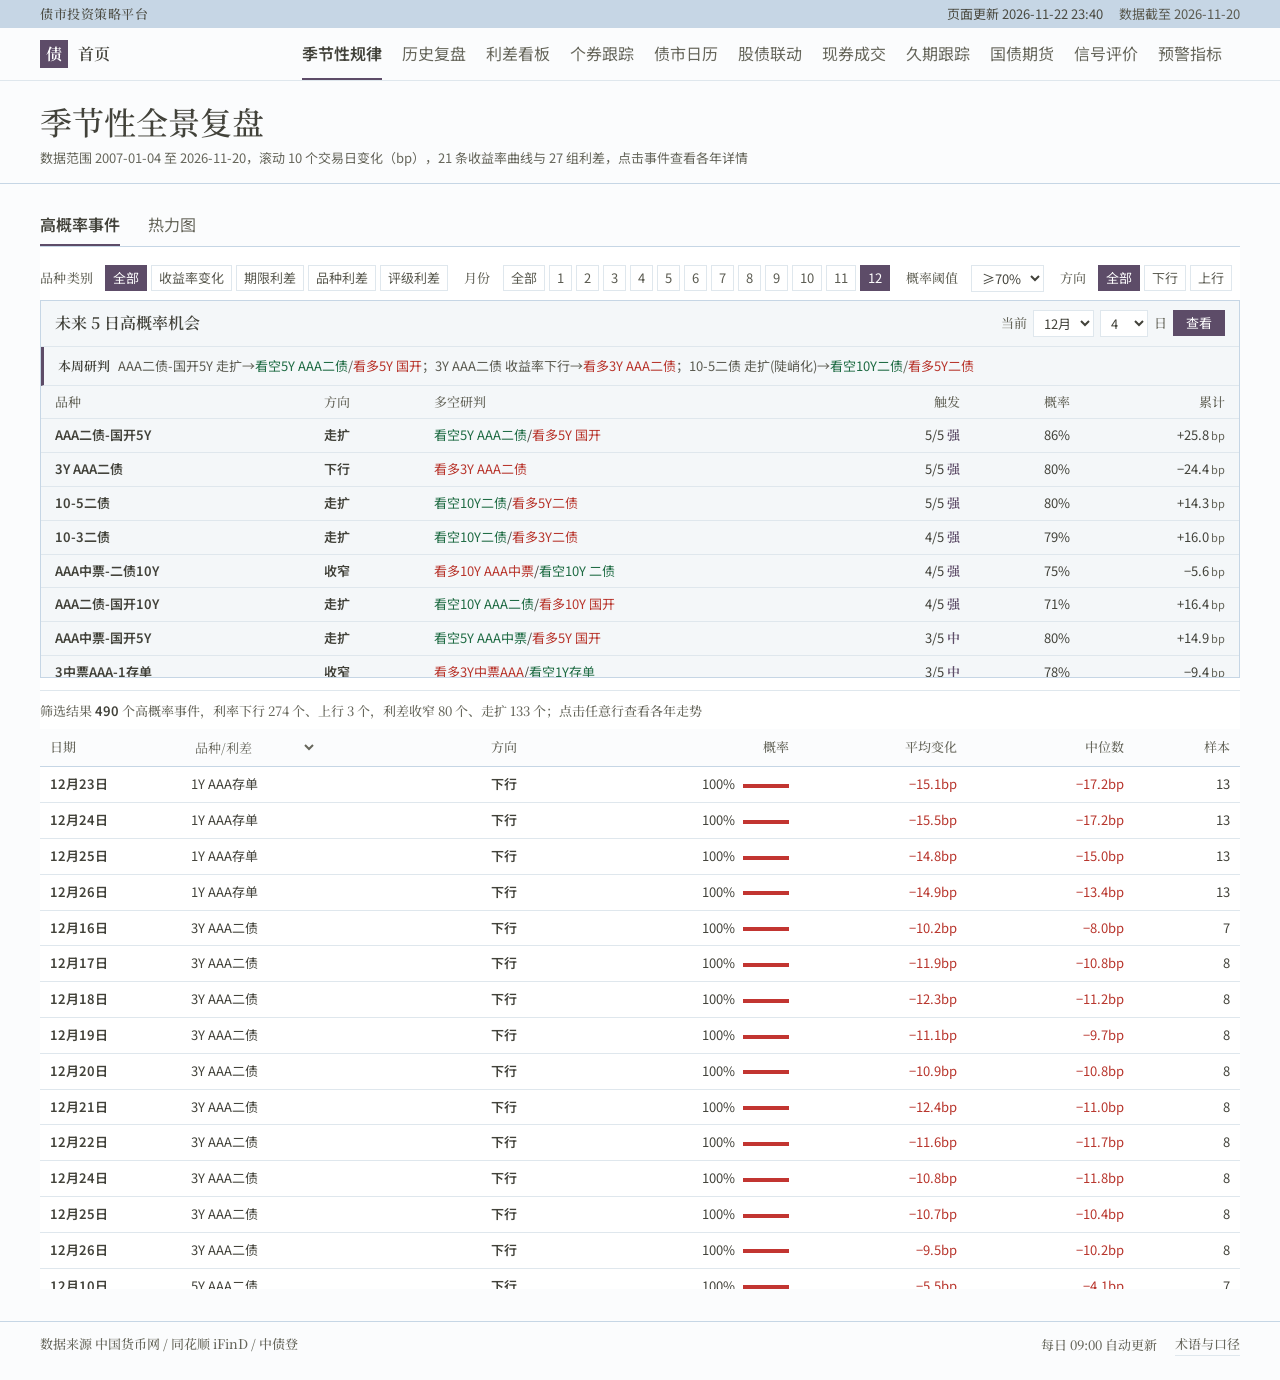
<file: bond-seasonality.html>
<!DOCTYPE html>
<html lang="zh-CN">
<head>
<meta charset="UTF-8">
<meta name="viewport" content="width=device-width, initial-scale=1.0">
<title>债市季节性全景复盘日历</title>
<!-- defer：首屏（事件表/统计）不依赖 ECharts，先让页面出来，图表组件在后台下载 -->
<script src="echarts.min.js" defer onload="__flushEcharts()"></script>
<style>
*{margin:0;padding:0;box-sizing:border-box}
body{background:var(--paper);color:var(--ink);font-family:var(--sans)}
.container{max-width:var(--site-max);margin:0 auto;padding:14px var(--site-gutter) 4px}

/* 筛选：纸面直排，行间 0.5px 细线 */
.controls{background:none;border:0;border-radius:0;box-shadow:none;padding:0;margin:0}
.control-row{display:flex;flex-wrap:wrap;gap:6px 16px;align-items:center;padding:8px 0;margin:0;border-bottom:var(--hair) solid var(--rule)}
.control-row:last-child{border-bottom:0}
/* 四个筛选组尽量排在一行：压缩组间距与月份按钮宽度 */
.controls-line{gap:6px 12px}
.controls-line .btn{padding:2px 7px 3px}
.controls-line .control-label{min-width:0}
.control-label{font-family:var(--serif);font-weight:500;font-size:var(--t-small);color:var(--muted);min-width:56px;letter-spacing:.02em}
.control-label.is-inline{margin-left:12px;min-width:0}
.controls-line .control-label.is-inline{margin-left:4px}
.btn-group{display:flex;flex-wrap:wrap;gap:4px}
.btn{padding:2px 9px 3px;border:var(--hair) solid transparent;border-radius:0;background:none;cursor:pointer;font-family:var(--sans);font-size:var(--t-small);color:var(--ink-2);line-height:1.5}
.btn:hover{border-color:var(--rule);color:var(--ink)}
.btn.active{background:var(--violet);border-color:var(--violet);color:#fff}
select{padding:2px 6px;border:var(--hair) solid var(--rule);border-radius:0;background:var(--paper-2);color:var(--ink);font-family:var(--sans);font-size:var(--t-small);line-height:1.5}
select:focus{outline:none;border-color:var(--violet)}

/* 视图切换：文字页签 + 紫色下划线 */
.tab-bar{display:flex;gap:28px;margin:10px 0 0;border-bottom:var(--hair) solid var(--rule-strong);background:none;border-radius:0;padding:0}
.tab{padding:5px 0 9px;cursor:pointer;font-family:var(--sans);font-size:var(--t-body);line-height:1.4;color:var(--muted);border-bottom:2px solid transparent;margin-bottom:-0.5px;white-space:nowrap}
.tab:hover{color:var(--ink)}
.tab-bar .tab.active{background:none;border-color:transparent;border-bottom-color:var(--violet);color:var(--ink);font-weight:600}
.panel{background:none;border:0;border-radius:0;box-shadow:none;padding:10px 0 0;margin:0}
#panel-events,#panel-heatmap{padding:10px 0 0;margin:0;border:0;box-shadow:none}
.chart-box{width:100%;height:320px}
.chart-note{font-family:var(--serif);font-weight:500;font-size:var(--t-small);color:var(--muted);line-height:1.7;margin-top:6px}

/* 日度 / 旬度两张热力图的统一版式：标题 + 图例（红=下行/压缩，绿=上行/走扩） */
.hm-head{display:flex;justify-content:space-between;align-items:baseline;gap:8px 18px;flex-wrap:wrap;margin-bottom:8px}
.hm-title{font-family:var(--serif);font-size:var(--t-body);font-weight:600;color:var(--ink)}
.hm-title span{font-family:var(--sans);font-weight:400;font-size:var(--t-small);color:var(--muted);margin-left:10px}
.hm-right{display:inline-flex;align-items:center;gap:14px;flex-wrap:wrap}
.hm-legend{display:inline-flex;align-items:center;gap:6px;font-family:var(--serif);font-size:11px;color:var(--muted)}
.hm-bar{display:inline-block;width:132px;height:8px;border:var(--hair) solid var(--rule);background:linear-gradient(90deg,#C23531,#E4A49E,#FBFCFD,#A9C7AE,#78AB8C,#2E8B57)}
.xun-block{margin-top:16px;padding-top:14px;border-top:var(--hair) solid var(--rule)}
.xun-scroll{overflow-x:auto;border:var(--hair) solid var(--rule)}
.xun-tbl{border-collapse:separate;border-spacing:1px;width:100%;min-width:900px;font-size:var(--t-small);font-variant-numeric:tabular-nums;font-feature-settings:"tnum" 1}
.xun-tbl th,.xun-tbl td{text-align:center;white-space:nowrap;height:24px;line-height:24px;padding:0 4px;font-weight:400}
.xun-tbl thead th{position:sticky;top:0;z-index:2;background:var(--ink);color:#fff;font-family:var(--serif);font-weight:500;padding:5px 6px;line-height:1.3}
.xun-tbl thead th em{display:block;font-family:var(--sans);font-style:normal;font-weight:400;font-size:10px;color:var(--columbia);margin-top:1px}
.xun-tbl thead th.corner{position:sticky;left:0;top:0;z-index:3;background:var(--ink);text-align:left;padding:6px 12px;line-height:1.35;min-width:170px}
.xun-tbl thead th.corner b{display:block;font-size:var(--t-body);font-weight:600}
.xun-tbl thead th.corner span{display:block;font-family:var(--sans);font-weight:400;font-size:11px;color:var(--columbia);margin-top:2px}
.xun-tbl tbody th{position:sticky;left:0;z-index:1;background:var(--paper-3);color:var(--ink-2);font-family:var(--serif);font-weight:500;text-align:left;padding:0 12px;border-right:var(--hair) solid var(--rule)}
.xun-tbl td{cursor:default}
.xun-tbl tbody tr.now th{background:var(--columbia);color:var(--ink);font-weight:600}
.xun-tbl tbody tr.now th::after{content:"当旬";font-family:var(--sans);font-size:10px;font-weight:400;color:var(--ink-2);margin-left:6px}

/* 未来 5 日：纸面 3 号底 + 哥蓝细边 */
.upcoming{border:var(--hair) solid var(--rule-strong);background:var(--paper-3);margin-bottom:12px}
.upcoming-head{display:flex;justify-content:space-between;align-items:center;gap:8px 18px;flex-wrap:wrap;padding:9px 14px;border-bottom:var(--hair) solid var(--rule)}
.upcoming-title{font-family:var(--serif);font-size:var(--t-body);font-weight:600;color:var(--ink)}
.upcoming-ctrl{display:flex;align-items:center;gap:6px;font-family:var(--serif);font-weight:500;font-size:var(--t-small);color:var(--muted)}
.mini-btn{font-size:var(--t-small);line-height:1.5;padding:2px 12px 3px;background:var(--violet);color:#fff;border:var(--hair) solid var(--violet);border-radius:0;cursor:pointer;font-family:var(--sans)}
.upcoming-body{max-height:330px;overflow-y:auto;font-size:var(--t-small);color:var(--ink)}
.judge-line{padding:8px 14px;font-family:var(--sans);font-size:var(--t-small);line-height:1.7;color:var(--ink-2);border-bottom:var(--hair) solid var(--rule);border-left:3px solid var(--violet);background:var(--paper-3)}
.judge-line b{font-family:var(--serif);font-weight:600;color:var(--ink);margin-right:8px}
.up-tbl{width:100%;border-collapse:collapse;font-size:var(--t-small)}
.up-tbl th{font-family:var(--serif);font-weight:500;color:var(--muted);text-align:left;padding:6px 14px;border-bottom:var(--hair) solid var(--rule)}
.up-tbl th.c-num{text-align:right}
.up-tbl td{padding:6px 14px;border-bottom:var(--hair) solid var(--rule);vertical-align:baseline}
.up-tbl tr:last-child td{border-bottom:0}
.up-tbl .name{font-weight:600;white-space:nowrap}
.up-tbl .num{font-variant-numeric:tabular-nums;font-feature-settings:"tnum" 1;white-space:nowrap;text-align:right}
.up-tbl .unit{font-size:.85em;color:var(--muted);margin-left:2px}
.up-tbl .dir{white-space:nowrap}
.strength{font-family:var(--serif);font-weight:600;color:var(--violet)}

/* 方向：红=下行（利率下行、利好），绿=上行 */
.dir{font-weight:600;color:var(--ink)}
.is-bull{color:var(--sig-bull)}
.is-bear{color:var(--sig-bear)}

/* 事件表 */
.summary-box{padding:9px 0 7px;background:none;border:0;border-top:var(--hair) solid var(--rule);margin:0;font-family:var(--serif);font-weight:500;font-size:var(--t-small);color:var(--muted);line-height:1.7}
.summary-box strong{font-family:var(--sans);font-weight:600;color:var(--ink)}
.table-scroll{max-height:560px;overflow-y:auto}
.events-table{width:100%;border-collapse:collapse;font-size:var(--t-small);table-layout:fixed}
.events-table th{background:var(--paper);padding:8px 10px;text-align:left;font-family:var(--serif);font-weight:500;color:var(--muted);border-bottom:var(--hair) solid var(--rule-strong);position:sticky;top:0;z-index:1;user-select:none;cursor:pointer;white-space:nowrap}
.events-table th:hover{color:var(--ink)}
.events-table th.c-num{text-align:right}
.events-table td{padding:7px 10px;border-bottom:var(--hair) solid var(--rule);cursor:pointer;color:var(--ink)}
.events-table tbody tr:hover td{background:var(--paper-3)}
.events-table .date{font-weight:600;white-space:nowrap}
.events-table .num{font-variant-numeric:tabular-nums;font-feature-settings:"tnum" 1;text-align:right;white-space:nowrap}
.events-table .prob{white-space:nowrap;text-align:right}
.events-table select.series-filter{width:auto;max-width:100%;border:0;background:none;padding:0;font-family:var(--serif);font-size:var(--t-small);color:var(--muted);cursor:pointer}
.events-table select.series-filter:hover{color:var(--ink)}
.num.down{color:var(--sig-bull)}
.num.up{color:var(--sig-bear)}
.pv{font-variant-numeric:tabular-nums}
.pbar{display:inline-block;width:46px;height:4px;background:var(--paper-3);vertical-align:middle;margin-left:8px}
.pbar i{display:block;height:100%}
.pbar i.down{background:var(--sig-bull-mark)}
.pbar i.up{background:var(--sig-bear-mark)}

/* 详情弹层：纸面 + 细边，去圆角阴影 */
.modal-overlay{display:none;position:fixed;top:0;left:0;width:100%;height:100%;background:rgba(66,66,58,.36);z-index:1000;justify-content:center;align-items:center}
.modal-overlay.show{display:flex}
.modal{background:var(--paper-2);border:var(--hair) solid var(--rule-strong);border-radius:0;box-shadow:none;padding:20px 24px 22px;width:92%;max-width:1000px;max-height:88vh;overflow-y:auto}
.modal h3{font-family:var(--serif);font-size:var(--t-figure);font-weight:600;color:var(--ink);margin-bottom:2px;line-height:1.4}
.modal .close-btn{float:right;cursor:pointer;font-size:20px;color:var(--muted);padding:0 0 6px 12px;line-height:1}
.modal .close-btn:hover{color:var(--ink)}
.stats-row{display:flex;gap:0;margin:10px 0 16px;flex-wrap:wrap;border-top:var(--hair) solid var(--rule-strong);border-bottom:var(--hair) solid var(--rule)}
.stat-card{background:none;border-radius:0;border-left:var(--hair) solid var(--rule);padding:10px 20px 9px;min-width:112px}
.stat-card:first-child{border-left:0;padding-left:0}
.stat-card .label{font-family:var(--serif);font-weight:500;font-size:var(--t-small);color:var(--muted)}
.stat-card .value{font-family:var(--sans);font-size:var(--t-figure);font-weight:600;margin-top:2px;font-variant-numeric:tabular-nums}
.modal .value.down{color:var(--sig-bull)}
.modal .value.up{color:var(--sig-bear)}
.charts-row{display:flex;gap:20px;flex-wrap:wrap;position:relative}
.charts-row>div{flex:1;min-width:360px}
.trend-loading{height:100%;display:flex;align-items:center;justify-content:center;
  font-family:var(--serif);font-size:var(--t-small);color:var(--muted)}
#modal-load{position:absolute;inset:0;z-index:2;display:flex;align-items:center;justify-content:center;
  background:rgba(251,252,253,.94);font-family:var(--serif);font-size:var(--t-small);color:var(--muted)}
.hidden{display:none!important}
@media(max-width:700px){
  .upcoming-head{align-items:flex-start}
  .upcoming-body{overflow-x:hidden;overflow-y:auto}
  .up-tbl{min-width:0;font-size:12px}
  .up-tbl th,.up-tbl td{padding-left:6px;padding-right:6px}
  .up-tbl th{white-space:nowrap}
  .table-scroll{overflow-x:auto}
  .events-table{min-width:0;table-layout:auto;font-size:12px}
  .events-table th,.events-table td{padding-left:6px;padding-right:6px}
  .events-table th:nth-child(7),.events-table td:nth-child(7){display:none}
}
</style>
<!--THEME_START-->
<link rel="stylesheet" href="fonts.css">
<link rel="stylesheet" href="site.css">
<script src="site.js"></script>
<!--THEME_END-->
<!--FAVICON_START-->
<link rel="icon" href="favicon.ico" sizes="any">
<link rel="icon" type="image/png" sizes="32x32" href="favicon-32.png">
<link rel="icon" type="image/png" sizes="192x192" href="icon-192.png">
<link rel="manifest" href="site.webmanifest">
<meta name="theme-color" content="#FBFCFD">
<!--FAVICON_END-->
</head>
<body data-site="inner" data-page="bond-seasonality">
<!--NAV_START-->
<div class="site-utility"><div class="site-wrap"><span class="site-name">债市投资策略平台</span><span class="site-meta"><span class="site-stamp">页面更新 2026-11-22 23:40</span><span class="site-stamp site-stamp-data">数据截至 2026-11-20</span></span></div></div>
<nav class="site-nav" aria-label="模块导航"><div class="site-wrap"><a class="site-seal" href="index.html" aria-label="返回首页"><span class="seal-mark" aria-hidden="true">债</span><span class="seal-txt">首页</span></a><div class="site-links"><a href="bond-seasonality.html" class="active" aria-current="page">季节性规律</a><a href="yield-seasonality.html">历史复盘</a><a href="spread-board.html">利差看板</a><a href="bond-tracking.html">个券跟踪</a><a href="bond-calendar.html">债市日历</a><a href="stock-bond-monitor.html">股债联动</a><a href="bond-flow-lead.html">现券成交</a><a href="duration-tracking.html">久期跟踪</a><a href="treasury-futures.html">国债期货</a><a href="signal-eval.html">信号评价</a><a href="bond-alert.html">预警指标</a></div><button class="site-menu-btn" type="button" aria-expanded="false" aria-controls="site-menu">栏目</button></div><div class="site-menu" id="site-menu" hidden><a href="bond-seasonality.html" class="active" aria-current="page">季节性规律</a><a href="yield-seasonality.html">历史复盘</a><a href="spread-board.html">利差看板</a><a href="bond-tracking.html">个券跟踪</a><a href="bond-calendar.html">债市日历</a><a href="stock-bond-monitor.html">股债联动</a><a href="bond-flow-lead.html">现券成交</a><a href="duration-tracking.html">久期跟踪</a><a href="treasury-futures.html">国债期货</a><a href="signal-eval.html">信号评价</a><a href="bond-alert.html">预警指标</a></div></nav>
<script>(function(){var a=document.querySelector(".site-links a.active");if(a){var p=a.parentNode;p.scrollLeft=Math.max(0,a.offsetLeft-p.clientWidth/2+a.offsetWidth/2);}var b=document.querySelector(".site-menu-btn"),m=document.querySelector(".site-menu");if(!b||!m)return;function set(open){m.hidden=!open;b.setAttribute("aria-expanded",open?"true":"false");}b.addEventListener("click",function(e){e.stopPropagation();set(m.hidden);});document.addEventListener("click",function(e){if(!m.hidden&&e.target!==b&&!m.contains(e.target))set(false);});document.addEventListener("keydown",function(e){if(e.key==="Escape")set(false);});m.addEventListener("click",function(e){if(e.target.tagName==="A")set(false);});})();</script>
<!--NAV_END-->
<div class="header">
<h1>季节性全景复盘</h1>
<p id="data-info">正在读取数据</p>
</div>
<div class="container">
<div class="tab-bar">
<div class="tab active" data-tab="events">高概率事件</div>
<div class="tab" data-tab="heatmap">热力图</div>
</div>
<div class="panel" id="panel-events">
<div class="controls">
<div class="control-row controls-line">
<span class="control-label">品种类别</span>
<div class="btn-group" id="cat-btns">
<button class="btn active" data-cat="all">全部</button>
<button class="btn" data-cat="yield">收益率变化</button>
<button class="btn" data-cat="term">期限利差</button>
<button class="btn" data-cat="variety">品种利差</button>
<button class="btn" data-cat="credit">评级利差</button>
</div>
<span class="control-label is-inline">月份</span>
<div class="btn-group" id="month-btns">
<button class="btn" data-month="0">全部</button>
<button class="btn" data-month="1">1</button><button class="btn" data-month="2">2</button><button class="btn" data-month="3">3</button>
<button class="btn" data-month="4">4</button><button class="btn" data-month="5">5</button><button class="btn" data-month="6">6</button>
<button class="btn" data-month="7">7</button><button class="btn" data-month="8">8</button><button class="btn" data-month="9">9</button>
<button class="btn" data-month="10">10</button><button class="btn" data-month="11">11</button><button class="btn" data-month="12">12</button>
</div>
<span class="control-label is-inline">概率阈值</span>
<select id="prob-threshold"><option value="0.6">≥60%</option><option value="0.7" selected>≥70%</option><option value="0.75">≥75%</option><option value="0.8">≥80%</option><option value="0.85">≥85%</option><option value="0.9">≥90%</option></select>
<span class="control-label is-inline">方向</span>
<div class="btn-group">
<button class="btn active" id="dir-all">全部</button><button class="btn" id="dir-down">下行</button><button class="btn" id="dir-up">上行</button>
</div>
</div>
</div>
<div class="upcoming">
<div class="upcoming-head">
<span class="upcoming-title">未来 5 日高概率机会</span>
<span class="upcoming-ctrl">当前<select id="cur-month"><option value="1">1月</option><option value="2">2月</option><option value="3">3月</option><option value="4">4月</option><option value="5">5月</option><option value="6">6月</option><option value="7">7月</option><option value="8">8月</option><option value="9">9月</option><option value="10">10月</option><option value="11">11月</option><option value="12">12月</option></select><select id="cur-td"></select>日<button class="mini-btn" onclick="renderUpcoming()">查看</button></span>
</div>
<div id="upcoming-events" class="upcoming-body"></div>
</div>
<div id="events-summary" class="summary-box"></div>
<div class="table-scroll">
<table class="events-table">
<colgroup><col style="width:74px"><col style="width:158px"><col style="width:56px"><col style="width:112px"><col style="width:88px"><col style="width:88px"><col style="width:56px"></colgroup>
<thead><tr>
<th onclick="sortEvents('date')">日期 <span id="sort-date"></span></th>
<th><select class="series-filter" id="series-filter" onchange="curSeriesFilter=this.value;renderEvents();"><option value="all">品种/利差</option></select></th>
<th onclick="sortEvents('direction')">方向 <span id="sort-direction"></span></th>
<th class="c-num" onclick="sortEvents('probability')">概率 <span id="sort-probability"></span></th>
<th class="c-num" onclick="sortEvents('avg_change')">平均变化 <span id="sort-avg_change"></span></th>
<th class="c-num" onclick="sortEvents('median_change')">中位数 <span id="sort-median_change"></span></th>
<th class="c-num" onclick="sortEvents('n_years')">样本 <span id="sort-n_years"></span></th>
</tr></thead>
<tbody id="events-body"></tbody>
</table>
</div>
</div>
<div class="panel hidden" id="panel-heatmap">
<div class="hm-head">
<span class="hm-title"><b id="hm-title-text">日度利率下行概率</b><span>历史同期 · 未来 10 个交易日</span></span>
<span class="hm-legend" id="hm-legend"><span>下行</span><span class="hm-bar"></span><span>上行</span></span>
</div>
<div class="control-row">
<span class="control-label">类型</span>
<div class="btn-group" id="hm-type">
<button class="btn active" data-type="yield">利率</button>
<button class="btn" data-type="spread">利差</button>
</div>
<span class="control-label is-inline">选择品种</span>
<select id="heatmap-series"></select>
</div>
<div id="heatmap-chart" class="chart-box"></div>
<p class="chart-note" id="hm-note">红色越深表示未来 10 个交易日下行概率越高，绿色越深表示上行概率越高；格子内为历史同期的中位变化（bp），点击查看详情</p>
<div class="xun-block" id="xun-block" hidden>
<div class="hm-head">
<span class="hm-title">旬度期限利差压缩概率<span id="xun-sub"></span></span>
<span class="hm-right">
<span class="hm-legend"><span>压缩</span><span class="hm-bar"></span><span>走扩</span></span>
<select id="xun-window">
<option value="w7" selected>当旬 + 前两旬 + 后四旬（7 旬）</option>
<option value="w13">前后各六旬（13 旬）</option>
<option value="all">全年 36 旬</option>
</select>
</span>
</div>
<div class="xun-scroll"><table class="xun-tbl" id="xun-tbl"></table></div>
<p class="chart-note" id="xun-note"></p>
</div>
</div>
</div>
<div class="modal-overlay" id="modal">
<div class="modal">
<span class="close-btn" onclick="closeModal()">&times;</span>
<h3 id="modal-title"></h3>
<div class="stats-row" id="modal-stats"></div>
<div class="charts-row">
<div id="modal-chart" style="height:280px;"></div>
<div id="modal-trend" style="height:280px;"></div>
</div>
</div>
</div>
<script src="bond-seasonality-data.js"></script>
<script>

// ===== 数据展开（紧凑格式 v3，见 scripts/rebuild_html.py）=====
// 首屏只下发 core：统计量按交易日键压成定长数组，heatmap 单元格与事件表由它现算；
// 各年走势序列（yields/spreads）与 heatmap 的逐年数值放在 bond-seasonality-series.js，
// 首屏渲染后异步加载。逐年数值不单独下发：它等于「当日未来 10 个交易日变化」在
// 自然日上 ffill（见 applySeries），可由序列现算，与 compute_seasonality 逐格一致
// （rebuild_html.py 末尾有同算法的离线自检）。
(function(d){
  if(!d||d.v!==3||!d.stats)return;
  var M=d.mds, st=d.stats, out={};
  for(var s in st){
    var dst={};
    for(var i=0;i<M.length;i++){
      var e=st[s][i];
      if(e) dst[M[i]]={a:e[0],m:e[1],d:e[2],u:e[3],n:e[4],y:null};
    }
    out[s]=dst;
  }
  d.heatmap=out;
  // 事件表规则与 compute_seasonality.py 一致；排序用稳定排序，同概率时次序与原版相同
  var ev=[];
  for(var c in out) for(var k in out[c]){
    var t=out[c][k];
    if(t.n<5)continue;
    if(t.d>=0.70) ev.push({series:c,date:k,direction:'下行',probability:t.d,avg_change:t.a,median_change:t.m,n_years:t.n});
    else if(t.u>=0.70) ev.push({series:c,date:k,direction:'上行',probability:t.u,avg_change:t.a,median_change:t.m,n_years:t.n});
  }
  ev.sort(function(a,b){return b.probability-a.probability;});
  d.events=ev;
})(window.DATA);

// ECharts 延迟加载：页面在图表库到达前就可以交互，需要画图的动作先排队
var __ecQ=[];
function whenEcharts(fn){ if(window.echarts)fn(); else __ecQ.push(fn); }
function __flushEcharts(){ var q=__ecQ; __ecQ=[]; q.forEach(function(f){try{f();}catch(e){}}); }

var __seriesP=null;
function ensureSeries(){
  if(window.DATA_SERIES){ applySeries(); return Promise.resolve(); }
  if(!__seriesP){
    __seriesP=new Promise(function(res,rej){
      var sc=document.createElement('script');
      sc.src='bond-seasonality-series.js';
      sc.onload=function(){ try{applySeries();}catch(e){} res(); };
      sc.onerror=function(){ __seriesP=null; rej(new Error('series load failed')); };
      document.head.appendChild(sc);
    });
  }
  return __seriesP;
}

// 2 位小数、半向 +∞——与 Python round_half_up 同口径
function jsR2(x){return (x>=0?Math.floor(x*100+0.5):-Math.floor(-x*100+0.5))/100;}

function applySeries(){
  var S=window.DATA_SERIES, d=window.DATA;
  if(!S||S.v!==3||d.__seriesDone)return;
  d.__seriesDone=true;

  // 1) 并集交易日历（收益率与利差共用）
  var yrs=[];
  for(var yk in S.cal) yrs.push(+yk);
  yrs.sort(function(a,b){return a-b;});
  var tU=[], uIdx={};
  yrs.forEach(function(y){
    S.cal[String(y)].forEach(function(md){
      uIdx[y+'-'+md]=tU.length;
      tU.push(Date.UTC(y,+md.slice(0,2)-1,+md.slice(3)));
    });
  });

  // 2) 按年序列展开成 [mm-dd, 值] 数组（弹层走势图用）
  function expand(src){
    var out={};
    for(var col in src){
      out[col]={};
      for(var yr in src[col]){
        var arr=src[col][yr], cal=S.cal[yr];
        var pos={}; for(var j=0;j<cal.length;j++) pos[cal[j]]=j;
        var st=pos[arr[0]], pts=[];
        for(var i=1;i<arr.length;i++) pts.push([cal[st+i-1],arr[i]]);
        out[col][yr]=pts;
      }
    }
    return out;
  }
  d.yields_by_year=expand(S.yields_by_year);
  d.spreads_by_year=expand(S.spreads_by_year);

  // 3) heatmap 逐年数值 y：并集日历上 shift(-10) 得每日变化，再按自然日 ffill
  //    （等价于「该日未来 10 个交易日变化」；收益率 ×100 转 bp，利差本身是 bp）
  function colChanges(col,src,isYld){
    var rows=src[col], vals=new Float64Array(tU.length); vals.fill(NaN);
    for(var yr in rows){
      var arr=rows[yr], cal=S.cal[yr], st=cal.indexOf(arr[0]);
      for(var i=1;i<arr.length;i++) vals[uIdx[yr+'-'+cal[st+i-1]]]=arr[i];
    }
    var ct=[], cv=[], first=NaN, last=NaN;
    var i, v;
    for(i=0;i<tU.length;i++){v=vals[i];if(v===v){if(first!==first)first=tU[i];last=tU[i];}}
    for(i=0;i+10<tU.length;i++){
      var a=vals[i], b=vals[i+10];
      if(a!==a||b!==b)continue;
      ct.push(tU[i]); cv.push(isYld?(b-a)*100:(b-a));
    }
    return {t:ct,v:cv,first:first,last:last};
  }
  function at(ch,t){      // 最后一个变化日 ≤ t 的取值（ffill）
    var lo=0,hi=ch.t.length-1,r=-1;
    while(lo<=hi){var mid=(lo+hi)>>1;if(ch.t[mid]<=t){r=mid;lo=mid+1;}else hi=mid-1;}
    return r<0?null:ch.v[r];
  }
  Object.keys(d.heatmap).forEach(function(key){
    var base=key.replace(/_chg10$/,'');
    var isYld=!!S.yields_by_year[base];
    var src=isYld?S.yields_by_year[base]:S.spreads_by_year[base];
    if(!src)return;
    var ch=colChanges(base,isYld?S.yields_by_year:S.spreads_by_year,isYld);
    if(!ch.t.length)return;
    var grid=d.heatmap[key];
    for(var k=0;k<d.mds.length;k++){
      var md=d.mds[k], cell=grid[md];
      if(!cell)continue;
      var em=+md.slice(0,2), ed=+md.slice(3), yy={};
      for(var yi=0;yi<d.years.length;yi++){
        var y=d.years[yi], tt=Date.UTC(y,em-1,ed);
        var dt=new Date(tt);
        if(dt.getUTCMonth()!==em-1||dt.getUTCDate()!==ed)continue;   // 2-29 非闰年
        if(tt<ch.first||tt>ch.last)continue;
        var vv=at(ch,tt);
        if(vv!==null)yy[y]=jsR2(vv);
      }
      cell.y=yy;
    }
  });
}

// 动态更新数据范围显示
(function(){
  var m=DATA.metadata||{};
  var dr=m.date_range||['',''];
  var nc=m.curves?m.curves.length:0;
  var ns=m.spread_names?m.spread_names.length:0;
  var el=document.getElementById('data-info');
  if(el)el.textContent='数据范围 '+dr[0]+' 至 '+dr[1]+'，滚动 10 个交易日变化（bp），'+nc+' 条收益率曲线与 '+ns+' 组利差，点击事件查看各年详情';
})();

function formatName(s){return s.replace(/_chg10/g,'').replace(/_/g,' ')}
function sgn(v,d){return (v>0?'+':'')+(v<0?'−'+Math.abs(v).toFixed(d):v.toFixed(d))}
function mdLabel(key){
    if(DATA.md_key_to_label && DATA.md_key_to_label[key]) return DATA.md_key_to_label[key];
    var parts=key.split('-');
    if(parts.length===2) return parseInt(parts[0])+'月'+parseInt(parts[1])+'日';
    return key;
}
// 利差序列：元数据里有名单就直接用，否则按「含连字符」判断（收益率曲线名均不含连字符）
function isSpreadSeries(s){
    s=s.replace(/_chg10/g,'');
    var names=(DATA.metadata&&DATA.metadata.spread_names)||[];
    if(names.length)return names.indexOf(s)>=0;
    return s.indexOf('-')>=0;
}
function classifyEvent(s){
    if(!isSpreadSeries(s))return 'yield';
    if(s.indexOf('AA-AAA')===0)return 'credit';
    if(/^\d+-\d+/.test(s))return 'term';
    return 'variety';
}
// 方向列文案：利率讲上下行，利差讲走扩/收窄
function dirLabel(s,direction){
    if(isSpreadSeries(s))return direction==='上行'?'走扩':'收窄';
    return direction;
}

let curCat='all',curMonth=0,curProb=0.7,curDir='all',curSeriesFilter='all';
var curModal=null;   // 当前弹层目标：走势数据异步到达后，据此判断是否还要画

function filterEvents(){
    return DATA.events.filter(e=>{
        if(e.probability<curProb)return false;
        if(curMonth>0){
            var m=parseInt(e.date.split('-')[0]);
            if(m!==curMonth)return false;
        }
        if(curCat!=='all'&&classifyEvent(e.series)!==curCat)return false;
        if(curSeriesFilter!=='all'&&e.series!==curSeriesFilter)return false;
        if(curDir==='down'&&e.direction!=='下行')return false;
        if(curDir==='up'&&e.direction!=='上行')return false;
        return true;
    }).sort((a,b)=>b.probability-a.probability);
}
function updateSeriesDropdown(){
    var sel=document.getElementById('series-filter');
    var seriesSet=new Set();
    DATA.events.forEach(function(e){
        if(curCat==='all'||classifyEvent(e.series)===curCat) seriesSet.add(e.series);
    });
    var sorted=Array.from(seriesSet).sort();
    sel.innerHTML='<option value="all">品种/利差</option>';
    sorted.forEach(function(s){
        var o=document.createElement('option');o.value=s;o.textContent=formatName(s);sel.appendChild(o);
    });
    if(curSeriesFilter!=='all'&&!seriesSet.has(curSeriesFilter)){curSeriesFilter='all';}
    sel.value=curSeriesFilter;
}

function judgeBullBear(series,direction){
    var nm=formatName(series);
    var s=series.replace(/_chg10/g,'');
    var up=(direction==='上行');
    var legA='',legB='';
    // 期限利差：10-3二债 / 30-10国债 / 5-3中票AAA
    var mTerm=s.match(/^(\d+)-(\d+)(.+)$/);
    // 期限写在两端的品种利差：3中票AAA-1存单
    var mLead=s.match(/^(\d+)(.+?)-(\d+)(.+)$/);
    // 期限写在末尾的品种/评级利差：AAA中票-国开5Y / AA-AAA中票10Y
    var mVar=s.match(/^(.+?)-(.+?)(\d+Y)$/);
    // 只有 → 后面的「看多/看空」按多空上色：看多红、看空绿；
    // 前面的利率/利差变化（走扩、收窄、收益率上下行）保持正文色。
    if(mTerm){
        legA=mTerm[1]+'Y'+mTerm[3];
        legB=mTerm[2]+'Y'+mTerm[3];
        if(up)return{prefix:'走扩(陡峭化)→',legs:[{txt:'看空'+legA,dir:'bear'},{txt:'看多'+legB,dir:'bull'}]};
        return{prefix:'收窄(平坦化)→',legs:[{txt:'看多'+legA,dir:'bull'},{txt:'看空'+legB,dir:'bear'}]};
    }
    if(mLead){
        legA=mLead[1]+'Y'+mLead[2];
        legB=mLead[3]+'Y'+mLead[4];
        if(up)return{prefix:'走扩→',legs:[{txt:'看空'+legA,dir:'bear'},{txt:'看多'+legB,dir:'bull'}]};
        return{prefix:'收窄→',legs:[{txt:'看多'+legA,dir:'bull'},{txt:'看空'+legB,dir:'bear'}]};
    }
    if(mVar){
        var term=mVar[3];
        legA=term+' '+mVar[1];
        legB=term+' '+mVar[2];
        if(up)return{prefix:'走扩→',legs:[{txt:'看空'+legA,dir:'bear'},{txt:'看多'+legB,dir:'bull'}]};
        return{prefix:'收窄→',legs:[{txt:'看多'+legA,dir:'bull'},{txt:'看空'+legB,dir:'bear'}]};
    }
    if(isSpreadSeries(series)){
        if(up)return{prefix:'走扩→',legs:[{txt:'看空'+nm,dir:'bear'}]};
        return{prefix:'收窄→',legs:[{txt:'看多'+nm,dir:'bull'}]};
    }
    if(up)return{prefix:'收益率上行→',legs:[{txt:'看空'+nm,dir:'bear'}]};
    return{prefix:'收益率下行→',legs:[{txt:'看多'+nm,dir:'bull'}]};
}
function judgeLegsHtml(j){
    return j.legs.map(function(l){
        return '<span class="'+(l.dir==='bull'?'is-bull':'is-bear')+'">'+l.txt+'</span>';
    }).join('/');
}
function judgeHtml(j){
    return j.prefix+judgeLegsHtml(j);
}
function renderUpcoming(){
    var m=parseInt(document.getElementById('cur-month').value);
    var td=parseInt(document.getElementById('cur-td').value);
    var targets=[];
    var daysInMonth=[31,28,31,30,31,30,31,31,30,31,30,31];
    for(var i=1;i<=5;i++){
        var nm=m,nt=td+i;
        var dim=daysInMonth[nm-1];
        if(nt>dim){nt=nt-dim;nm=nm+1;if(nm>12)nm=1;}
        var key=(nm<10?'0'+nm:''+nm)+'-'+(nt<10?'0'+nt:''+nt);
        targets.push(key);
    }
    var hits=DATA.events.filter(function(e){return targets.indexOf(e.date)>=0&&e.probability>=0.7;});
    var agg={};
    hits.forEach(function(e){
        var k=e.series+'|'+e.direction;
        if(!agg[k])agg[k]={series:e.series,direction:e.direction,days:0,totalProb:0,totalChg:0,dates:[]};
        agg[k].days++;
        agg[k].totalProb+=e.probability;
        agg[k].totalChg+=e.avg_change;
        agg[k].dates.push(e.date);
    });
    var results=Object.values(agg).filter(function(a){return a.days>=2||(a.days===1&&a.totalProb>=0.85);});
    results.sort(function(a,b){return b.days-a.days||(b.totalProb/b.days)-(a.totalProb/a.days);});
    var box=document.getElementById('upcoming-events');
    if(results.length===0){
        box.innerHTML='<div class="judge-line"><span class="muted">未来 5 日暂无持续性高概率机会</span></div>';
        return;
    }
    var top=results.slice(0,3).map(function(a){var j=judgeBullBear(a.series,a.direction);return '<span>'+formatName(a.series)+' '+judgeHtml(j)+'</span>';}).join('；');
    var html='<div class="judge-line"><b>本周研判</b>'+top+'</div>';
    html+='<table class="up-tbl"><thead><tr><th>品种</th><th>方向</th><th>多空研判</th><th class="c-num">触发</th><th class="c-num">概率</th><th class="c-num">累计</th></tr></thead><tbody>';
    results.forEach(function(a){
        var avgP=(a.totalProb/a.days*100).toFixed(0);
        var strength=a.days>=4?'强':a.days>=3?'中':'';
        var j=judgeBullBear(a.series,a.direction);
        html+='<tr><td class="name">'+formatName(a.series)+'</td>';
        html+='<td><span class="dir">'+dirLabel(a.series,a.direction)+'</span></td>';
        html+='<td>'+judgeLegsHtml(j)+'</td>';
        html+='<td class="num">'+a.days+'/5'+(strength?' <span class="strength">'+strength+'</span>':'')+'</td>';
        html+='<td class="num">'+avgP+'%</td>';
        html+='<td class="num">'+sgn(a.totalChg,1)+'<span class="unit">bp</span></td></tr>';
    });
    html+='</tbody></table>';
    box.innerHTML=html;
}
let sortKey='probability',sortAsc=false;
function sortEvents(key){
    if(sortKey===key){sortAsc=!sortAsc;}else{sortKey=key;sortAsc=(key==='date');}
    document.querySelectorAll('[id^="sort-"]').forEach(function(el){el.textContent='';});
    var arrow=sortAsc?'▲':'▼';
    var el=document.getElementById('sort-'+key);
    if(el)el.textContent=arrow;
    renderEvents();
}

function renderEvents(){
    var evts=filterEvents();
    evts.sort(function(a,b){
        var va,vb;
        if(sortKey==='date'){va=a.date;vb=b.date;}
        else if(sortKey==='direction'){va=a.direction;vb=b.direction;}
        else{va=a[sortKey];vb=b[sortKey];}
        if(va<vb)return sortAsc?-1:1;
        if(va>vb)return sortAsc?1:-1;
        return 0;
    });
    var summary=document.getElementById('events-summary');
    var yDown=evts.filter(e=>!isSpreadSeries(e.series)&&e.direction==='下行').length;
    var yUp=evts.filter(e=>!isSpreadSeries(e.series)&&e.direction==='上行').length;
    var sNarrow=evts.filter(e=>isSpreadSeries(e.series)&&e.direction==='下行').length;
    var sWiden=evts.filter(e=>isSpreadSeries(e.series)&&e.direction==='上行').length;
    summary.innerHTML='筛选结果 <strong>'+evts.length+'</strong> 个高概率事件，利率下行 '+yDown+' 个、上行 '+yUp+' 个，利差收窄 '+sNarrow+' 个、走扩 '+sWiden+' 个；点击任意行查看各年走势';
    var tbody=document.getElementById('events-body');
    tbody.innerHTML=evts.slice(0,300).map(function(e){
        var dc=e.direction==='下行'?'down':'up';
        var pct=(e.probability*100).toFixed(0);
        return '<tr onclick="showDetail(\''+e.series+'\',\''+e.date+'\')">'+
            '<td class="date">'+mdLabel(e.date)+'</td>'+
            '<td>'+formatName(e.series)+'</td>'+
            '<td><span class="dir">'+dirLabel(e.series,e.direction)+'</span></td>'+
            '<td class="prob"><span class="pv">'+pct+'%</span><span class="pbar"><i class="'+dc+'" style="width:'+pct+'%"></i></span></td>'+
            '<td class="num'+(e.avg_change<0?' down':e.avg_change>0?' up':'')+'">'+sgn(e.avg_change,1)+'<span class="unit">bp</span></td>'+
            '<td class="num'+(e.median_change<0?' down':e.median_change>0?' up':'')+'">'+sgn(e.median_change,1)+'<span class="unit">bp</span></td>'+
            '<td class="num">'+e.n_years+'</td></tr>';
    }).join('');
}

function showDetail(series,mdKey){
    document.getElementById('modal').classList.add('show');
    var h=DATA.heatmap[series];
    if(!h||!h[mdKey])return;
    var s=h[mdKey];
    document.getElementById('modal-title').textContent=formatName(series)+'，'+mdLabel(mdKey)+' 未来 10 日变化详情';
    document.getElementById('modal-stats').innerHTML=
        '<div class="stat-card"><div class="label">下行概率</div><div class="value down">'+(s.d*100).toFixed(0)+'%</div></div>'+
        '<div class="stat-card"><div class="label">上行概率</div><div class="value up">'+(s.u*100).toFixed(0)+'%</div></div>'+
        '<div class="stat-card"><div class="label">平均变化</div><div class="value '+(s.a<0?'down':s.a>0?'up':'')+'">'+sgn(s.a,1)+'bp</div></div>'+
        '<div class="stat-card"><div class="label">样本年数</div><div class="value">'+s.n+'</div></div>';
    curModal={series:series,mdKey:mdKey};
    var ld=document.getElementById('modal-load');
    if(ld)ld.parentNode.removeChild(ld);
    // 走势序列还在后台加载：先遮一层提示，到齐后再画两张图
    if(!s.y||!Object.keys(s.y).length){
        var row=document.querySelector('#modal .charts-row');
        ld=document.createElement('div');ld.id='modal-load';ld.textContent='各年走势加载中…';
        row.appendChild(ld);
        ensureSeries().then(function(){
            if(curModal&&curModal.series===series&&curModal.mdKey===mdKey) drawModalCharts(series,mdKey);
        },function(){
            if(ld.parentNode)ld.textContent='走势数据加载失败，请稍后重试';
        });
        return;
    }
    drawModalCharts(series,mdKey);
}

function drawModalCharts(series,mdKey){
    if(!window.echarts){
        var row=document.querySelector('#modal .charts-row');
        var l0=document.getElementById('modal-load');
        if(!l0){l0=document.createElement('div');l0.id='modal-load';l0.textContent='图表组件加载中…';row.appendChild(l0);}
        whenEcharts(function(){ if(curModal&&curModal.series===series&&curModal.mdKey===mdKey) drawModalCharts(series,mdKey); });
        return;
    }
    var ld=document.getElementById('modal-load');
    if(ld&&ld.parentNode)ld.parentNode.removeChild(ld);
    var s=DATA.heatmap[series][mdKey];
    var yrs=Object.keys(s.y).sort();
    var vals=yrs.map(function(y){return s.y[y];});
    var c1=echarts.init(document.getElementById('modal-chart'));
    c1.setOption({
        title:{text:'各年度变化幅度(bp)',textStyle:{fontSize:13}},
        tooltip:{trigger:'axis',formatter:function(p){return p[0].name+'年: '+(p[0].value>0?'+':'')+p[0].value.toFixed(1)+'bp';}},
        xAxis:{type:'category',data:yrs},
        yAxis:{type:'value',name:'bp'},
        series:[{type:'bar',data:vals.map(function(v){return {value:v,
                itemStyle:{color:v<0?'#C23531':'#2E8B57'},
                label:{position:v<0?'bottom':'top'}};}),
            barMaxWidth:26,
            label:{show:true,fontSize:10,color:'#66665B',formatter:function(p){return sgn(p.value,1);}}}],
        grid:{left:55,right:15,top:35,bottom:25}
    },true);   // notMerge：弹层复用时清掉上一次的系列，避免不同曲线的年份残留
    drawTrendChart(series,mdKey);
}

function drawTrendChart(series,mdKey){
    var base=series.replace('_chg10','');
    var yd=DATA.yields_by_year[base]||DATA.spreads_by_year[base];
    if(!yd)return;
    /* 以所选日为基准：各年取离该日最近的交易日为 0 点，画前后各 20 个交易日的累计变化（bp）。
       收益率序列单位为 %（×100 转 bp），利差序列本身就是 bp。 */
    var isYld=!!DATA.yields_by_year[base];
    var scale=isYld?100:1;
    var tp=mdKey.split('-'), tM=parseInt(tp[0]), tD=parseInt(tp[1]);
    var allYrs=Object.keys(yd).sort();
    var y0=parseInt(allYrs[0]), y1=parseInt(allYrs[allYrs.length-1]);
    var violetAt=function(t){t=Math.max(0,Math.min(1,t));
        var a=[201,193,206],b=[74,62,82];
        return 'rgb('+Math.round(a[0]+(b[0]-a[0])*t)+','+Math.round(a[1]+(b[1]-a[1])*t)+','+Math.round(a[2]+(b[2]-a[2])*t)+')';};
    // 拼成跨年全序列，便于 1 月/12 月的窗口越过年初年末
    var full=[];
    allYrs.forEach(function(yr){
        yd[yr].forEach(function(p){
            var md=p[0].split('-');
            full.push({d:yr+'-'+p[0],y:parseInt(yr),
                t:Date.UTC(parseInt(yr),parseInt(md[0])-1,parseInt(md[1])),v:p[1]});
        });
    });
    var X=[];
    for(var o=-20;o<=20;o++)X.push(String(o));
    var curYear=String(new Date().getFullYear());
    var tSeries=[],legendYrs=[],datesByYear={};
    allYrs.forEach(function(yr){
        var yi=parseInt(yr);
        var start=-1,end=-1;
        for(var i=0;i<full.length;i++){if(full[i].y===yi){if(start<0)start=i;end=i;}}
        if(start<0)return;
        // 当年内离目标月日最近的交易日；等距时取较早的（与原统计的 ffill 口径一致）
        var target=Date.UTC(yi,tM-1,tD);
        var bi=start,best=Math.abs(full[start].t-target);
        for(i=start+1;i<=end;i++){
            var dist=Math.abs(full[i].t-target);
            if(dist<best){best=dist;bi=i;}
        }
        // 该年数据离目标日太远（如数据从这个月才开始、或当年数据尚未到该月）则不画，
        // 否则会把年中/年末的缺口误当成基准日
        if(best>10*86400000)return;
        var vals=new Array(X.length).fill(null),drows={},has=false;
        for(var k=Math.max(0,bi-20);k<=Math.min(full.length-1,bi+20);k++){
            var off=k-bi;
            vals[off+20]=Math.round((full[k].v-full[bi].v)*scale*100)/100;
            drows[off+20]=full[k].d;
            has=true;
        }
        if(!has)return;
        legendYrs.push(yr);datesByYear[yr]=drows;
        tSeries.push({name:yr,type:'line',data:vals,connectNulls:false,
            lineStyle:{width:yr===curYear?2.5:1},
            itemStyle:{color:yr===curYear?'#42423A':violetAt((yi-y0)/Math.max(1,y1-y0))},
            symbol:'none',emphasis:{lineStyle:{width:2.5},focus:'series'}});
    });
    if(tSeries.length){
        tSeries[0].markLine={silent:true,symbol:'none',label:{show:false},
            lineStyle:{color:'#B9C5CF',width:0.5,type:'dashed'},
            data:[{yAxis:0},{xAxis:'0'}]};
    }
    var c2=echarts.init(document.getElementById('modal-trend'));
    c2.setOption({
        title:{text:formatName(base)+' 前后 20 个交易日变化（基准：'+mdLabel(mdKey)+'）',textStyle:{fontSize:13,fontWeight:600,color:'#42423A'}},
        tooltip:{trigger:'axis',axisPointer:{type:'line'},confine:true,
            formatter:function(ps){
                if(!ps||!ps.length)return '';
                var idx=ps[0].dataIndex,cells=[];
                ps.forEach(function(p){
                    if(p.value==null)return;
                    var dt=(datesByYear[p.seriesName]||{})[idx]||'';
                    var v=p.value;
                    var col=v>0?'#1E6B43':v<0?'#B8352C':'#66665B';
                    cells.push(dt+' <b style="color:'+col+'">'+(v>0?'+':'')+v.toFixed(2)+'bp</b>');
                });
                // 双列表格：20 年也压在 10 行内，且不受 tooltip 默认 nowrap 影响
                var html='<table style="font-size:11px;line-height:1.65;border-collapse:collapse">';
                for(var i=0;i<cells.length;i+=2){
                    html+='<tr><td style="padding-right:16px;white-space:nowrap">'+cells[i]+'</td><td style="white-space:nowrap">'+(cells[i+1]||'')+'</td></tr>';
                }
                return html+'</table>';
            }},
        legend:{data:legendYrs.slice().reverse(),type:'scroll',orient:'vertical',right:4,top:28,
            pageButtonPosition:'start',itemWidth:14,itemHeight:8,itemGap:6,textStyle:{fontSize:10}},
        xAxis:{type:'category',data:X,boundaryGap:false,
            // 函数间隔：固定每 5 个标签显示一次（-20、-15…基准…+20），避免轴自适应挑出 -9/+2 这类怪标签
            axisLabel:{interval:function(i){return i%5===0;},fontSize:11,
                formatter:function(v){var n=parseInt(v);return n===0?'基准':(n>0?'+'+n:String(n));}}},
        yAxis:{type:'value',name:'bp',scale:true},
        series:tSeries,grid:{left:55,right:90,top:35,bottom:28}
    },true);   // notMerge：换曲线/换年份集合时不合并旧系列
}

function closeModal(){document.getElementById('modal').classList.remove('show');}

function renderHeatmap(){
    if(!window.echarts){ whenEcharts(function(){ renderHeatmap(); }); return; }
    var series=document.getElementById('heatmap-series').value;
    var h=DATA.heatmap[series];if(!h)return;
    // 利差按走扩/压缩表述；两张热力图共用一套色义：红=下行/压缩，绿=上行/走扩（全站方向色：利好红、利空绿）
    var isSpr=isSpreadSeries(series);
    var loWord=isSpr?'压缩':'下行',hiWord=isSpr?'走扩':'上行';
    // 标题随品种切换：利率讲「下行概率」，利差讲「压缩概率」
    document.getElementById('hm-title-text').textContent='日度'+(isSpr?'利差压缩概率':'利率下行概率');
    // 值 = 下行/压缩概率（0~1）；色带 0=绿(易上行/走扩) → 1=红(易下行/压缩)
    var ramp=['#2E8B57','#A9C7AE','#FBFCFD','#E4A49E','#C23531'];
    document.getElementById('hm-legend').innerHTML='<span>'+loWord+'</span><span class="hm-bar"></span><span>'+hiWord+'</span>';
    document.getElementById('hm-note').textContent='红色越深表示未来 10 个交易日'+loWord+'概率越高，绿色越深表示'+hiWord
        +'概率越高；格子内为历史同期的中位变化（bp），点击查看详情';
    var chart=echarts.init(document.getElementById('heatmap-chart'));
    var cData=[];
    Object.keys(h).forEach(function(mdKey){
        var parts=mdKey.split('-');
        if(parts.length!==2)return;
        var m=parseInt(parts[0])-1;
        var t=parseInt(parts[1])-1;
        var s2=h[mdKey];
        var val=s2.d;                       // 只取下下行/压缩概率，色带另端自然对应上行/走扩
        cData.push([t,m,val,mdKey]);
    });
    chart.setOption({
        tooltip:{formatter:function(p){
            var mdKey=cData[p.dataIndex]?cData[p.dataIndex][3]:'';
            var s2=h[mdKey];if(!s2)return '';
            return mdLabel(mdKey)+'<br/>'+loWord+'概率:'+(s2.d*100).toFixed(0)+'%<br/>'+hiWord+'概率:'+(s2.u*100).toFixed(0)+'%<br/>平均:'+(s2.a>0?'+':'')+s2.a.toFixed(1)+'bp<br/>样本:'+s2.n+'年';
        }},
        xAxis:{type:'category',data:Array.from({length:31},function(_,i){return (i+1)+'日';}),name:'日期',splitArea:{show:true,areaStyle:{color:['#FBFCFD','#F4F7F9']}}},
        yAxis:{type:'category',data:['1月','2月','3月','4月','5月','6月','7月','8月','9月','10月','11月','12月'],splitArea:{show:true,areaStyle:{color:['#FBFCFD','#F4F7F9']}}},
        // 图例改由 HTML 的 .hm-head 承载（与旬度表同版式），ECharts 自带的色节隐藏
        visualMap:{show:false,min:0,max:1,inRange:{color:ramp}},
        series:[{type:'heatmap',data:cData.map(function(d){return [d[0],d[1],d[2]];}),label:{show:false}}],
        grid:{left:50,right:15,top:10,bottom:34}
    });
    chart.on('click',function(p){
        if(p.data){
            var mdKey2=cData.find(function(d){return d[0]===p.data[0]&&d[1]===p.data[1];});
            if(mdKey2)showDetail(series,mdKey2[3]);
        }
    });
}

// ===== 旬度期限利差压缩概率（数据见 scripts/compute_xun_spreads.py → DATA.xun）=====
// 表里展示压缩概率 = 1 − 走扩概率；配色按全站方向色：红=易压缩 → 白 50% → 绿=易走扩
var XUN_STOPS=[[0.00,[46,139,87]],[0.16,[120,171,140]],[0.32,[169,199,174]],
    [0.46,[251,252,253]],[0.54,[247,236,234]],[0.68,[228,164,158]],
    [0.84,[194,53,49]],[1.00,[150,38,34]]];
function xunColor(p){
    p=Math.max(0,Math.min(1,p));
    for(var i=1;i<XUN_STOPS.length;i++){
        if(p<=XUN_STOPS[i][0]){
            var a=XUN_STOPS[i-1],b=XUN_STOPS[i],t=(p-a[0])/(b[0]-a[0]);
            return 'rgb('+Math.round(a[1][0]+(b[1][0]-a[1][0])*t)+','
                +Math.round(a[1][1]+(b[1][1]-a[1][1])*t)+','
                +Math.round(a[1][2]+(b[1][2]-a[1][2])*t)+')';
        }
    }
    return 'rgb(150,38,34)';
}
// 按底色的相对亮度选文字色，深底白字、浅底墨字
function xunTextColor(p){
    var c=xunColor(p).slice(4,-1).split(',').map(Number);
    var lin=function(v){v/=255;return v<=0.04045?v/12.92:Math.pow((v+0.055)/1.055,2.4);};
    var L=0.2126*lin(c[0])+0.7152*lin(c[1])+0.0722*lin(c[2]);
    return L<0.19?'#fff':'#15150F';
}
// 「当旬」按当天日期定，全年 36 旬循环
function xunCurLabel(){
    var now=new Date(),d=now.getDate();
    return (now.getMonth()+1)+(d<=10?'上':d<=20?'中':'下')+'旬';
}
// 时间窗：w7=当旬+前两旬+后四旬，w13=前后各六旬，all=全年；跨年循环取行
function xunRowsFor(x,mode){
    if(mode==='all')return {rows:x.rows,cur:null};
    var cur=xunCurLabel(),idx=-1;
    x.rows.forEach(function(r,i){if(r.label===cur)idx=i;});
    if(idx<0)return {rows:x.rows,cur:null};
    var n=x.rows.length,back=mode==='w13'?6:2,fwd=mode==='w13'?6:4,out=[];
    for(var k=-back;k<=fwd;k++)out.push(x.rows[((idx+k)%n+n)%n]);
    return {rows:out,cur:cur};
}
function renderXun(){
    var x=DATA.xun,blk=document.getElementById('xun-block'),tbl=document.getElementById('xun-tbl');
    if(!x||!tbl){if(blk)blk.hidden=true;return;}
    blk.hidden=false;
    var ns=(x.col_n||x.cols.map(function(){return x.n_years;})),nMin=Math.min.apply(null,ns),nMax=Math.max.apply(null,ns);
    var win=document.getElementById('xun-window');
    var picked=xunRowsFor(x,win?win.value:'w7');
    document.getElementById('xun-sub').textContent=x.start+'–'+x.end+' 年 · 国债 · '
        +(nMin===nMax?nMin+' 个年度':'各列 '+nMin+'–'+nMax+' 个年度')
        +(picked.cur?' · 自'+picked.cur+'起 '+picked.rows.length+' 旬':'');
    var h='<thead><tr><th class="corner"><b>'+x.start+'–'+x.end+' 年</b>'
        +'<span>期限利差压缩概率（旬均 vs 上旬均）</span></th>';
    x.cols.forEach(function(c,i){h+='<th>'+c+'<em>'+ns[i]+' 年</em></th>';});
    h+='</tr></thead><tbody>';
    picked.rows.forEach(function(r){
        h+='<tr'+(r.label===picked.cur?' class="now"':'')+'><th>'+r.label+'</th>';
        for(var i=0;i<x.cols.length;i++){
            var n=r.n[i],p=r.p[i],avg=r.avg[i];
            if(!n){h+='<td style="background:var(--paper-3);color:var(--muted)">–</td>';continue;}
            // 展示压缩概率 = 1 − 走扩概率；底色按压缩概率取色（红=易压缩，绿=易走扩）
            var nmc=n-r.cnt[i],c=nmc/n;
            var tip=r.label+' · '+x.cols[i]+'\n压缩概率 '+(c*100).toFixed(1)+'%（'+nmc+'/'+n+' 年）'
                +'\n走扩概率 '+(p*100).toFixed(1)+'%'
                +'\n旬均较上旬 '+(avg>0?'+':'')+avg.toFixed(2)+'bp';
            h+='<td style="background:'+xunColor(c)+';color:'+xunTextColor(c)+'" title="'+tip+'">'
                +Math.round(c*100)+'%</td>';
        }
        h+='</tr>';
    });
    tbl.innerHTML=h+'</tbody>';
    document.getElementById('xun-note').textContent='每格为本旬旬均利差低于上一旬旬均利差（压缩）的年度占比，即压缩概率；'
        +'底色按压缩概率取色，红=易压缩、绿=易走扩。悬停查看压缩/走扩年数与平均变化（bp）。1 月上旬对比上年 12 月下旬。'
        +'样本取各期限利差有数据以来的全部完整年度（2–30Y 相关列 '+x.start+' 年起，'
        +'含 50Y 的列因中债 50Y 国债 2009 年末才有报价，自 2010 年起）。'
        +'50Y-30Y 利差常年仅 0–3bp，概率对数据源较敏感，仅供参考。';
}

// Init
(function(){
    var tdSel=document.getElementById('cur-td');
    for(var i=1;i<=31;i++){var o=document.createElement('option');o.value=i;o.textContent=i;tdSel.appendChild(o);}
    var now=new Date();
    // 月份筛选默认本月
    curMonth=now.getMonth()+1;
    document.querySelectorAll('#month-btns .btn').forEach(function(x){
        x.classList.toggle('active',parseInt(x.dataset.month)===curMonth);
    });
    document.getElementById('cur-month').value=now.getMonth()+1;
    tdSel.value=now.getDate();
    renderUpcoming();
    // 热力图品种下拉：按 利率 / 利差 过滤
    var hmType='yield',curHmSeries='10Y国债_chg10';
    function updateHeatmapOptions(){
        var sel=document.getElementById('heatmap-series');
        var list=Object.keys(DATA.heatmap).sort().filter(function(s){
            return hmType==='spread'?isSpreadSeries(s):!isSpreadSeries(s);
        });
        sel.innerHTML='';
        list.forEach(function(s){var o=document.createElement('option');o.value=s;o.textContent=formatName(s);sel.appendChild(o);});
        var want=hmType==='yield'?'10Y国债_chg10':'10-5国债_chg10';
        if(list.indexOf(curHmSeries)<0)curHmSeries=list.indexOf(want)>=0?want:(list[0]||'');
        sel.value=curHmSeries;
    }
    updateHeatmapOptions();
    document.querySelectorAll('#hm-type .btn').forEach(function(b){b.addEventListener('click',function(){
        document.querySelectorAll('#hm-type .btn').forEach(function(x){x.classList.remove('active');});
        b.classList.add('active');
        hmType=b.dataset.type;
        curHmSeries=hmType==='yield'?'10Y国债_chg10':'10-5国债_chg10';
        updateHeatmapOptions();
        renderHeatmap();
    });});
    document.querySelectorAll('#cat-btns .btn').forEach(function(b){b.addEventListener('click',function(){
        document.querySelectorAll('#cat-btns .btn').forEach(function(x){x.classList.remove('active');});
        b.classList.add('active');curCat=b.dataset.cat;curSeriesFilter='all';updateSeriesDropdown();renderEvents();
    });});
    document.querySelectorAll('#month-btns .btn').forEach(function(b){b.addEventListener('click',function(){
        document.querySelectorAll('#month-btns .btn').forEach(function(x){x.classList.remove('active');});
        b.classList.add('active');curMonth=parseInt(b.dataset.month);renderEvents();
    });});
    document.getElementById('prob-threshold').addEventListener('change',function(e){curProb=parseFloat(e.target.value);renderEvents();});
    ['dir-all','dir-down','dir-up'].forEach(function(id){
        document.getElementById(id).addEventListener('click',function(){
            ['dir-all','dir-down','dir-up'].forEach(function(x){document.getElementById(x).classList.remove('active');});
            document.getElementById(id).classList.add('active');
            curDir=id.replace('dir-','');renderEvents();
        });
    });
    document.querySelectorAll('.tab').forEach(function(t){t.addEventListener('click',function(){
        document.querySelectorAll('.tab').forEach(function(x){x.classList.remove('active');});
        t.classList.add('active');
        ['events','heatmap'].forEach(function(p){document.getElementById('panel-'+p).classList.add('hidden');});
        document.getElementById('panel-'+t.dataset.tab).classList.remove('hidden');
        if(t.dataset.tab==='heatmap')renderHeatmap();
    });});
    document.getElementById('heatmap-series').addEventListener('change',function(e){
        curHmSeries=e.target.value;renderHeatmap();
    });
    document.getElementById('xun-window').addEventListener('change',function(){renderXun();});
    document.addEventListener('keydown',function(e){if(e.key==='Escape')closeModal();});
    document.getElementById('modal').addEventListener('click',function(e){if(e.target===e.currentTarget)closeModal();});
    updateSeriesDropdown();
    renderEvents();
    renderXun();
    // 首屏渲染完成后再拉各年走势序列（约 1MB，不阻塞首屏）；点开详情时若还没到就等它
    setTimeout(function(){ensureSeries();},600);
})();

</script>
<!--FOOTER_START-->
<footer class="site-footer"><div class="site-wrap"><span>数据来源 中国货币网 / 同花顺 iFinD / 中债登</span><span class="site-footer-actions"><span>每日 09:00 自动更新</span><button class="glossary-open" type="button">术语与口径</button></span></div></footer>
<!--FOOTER_END-->
</body>
</html>
</file>
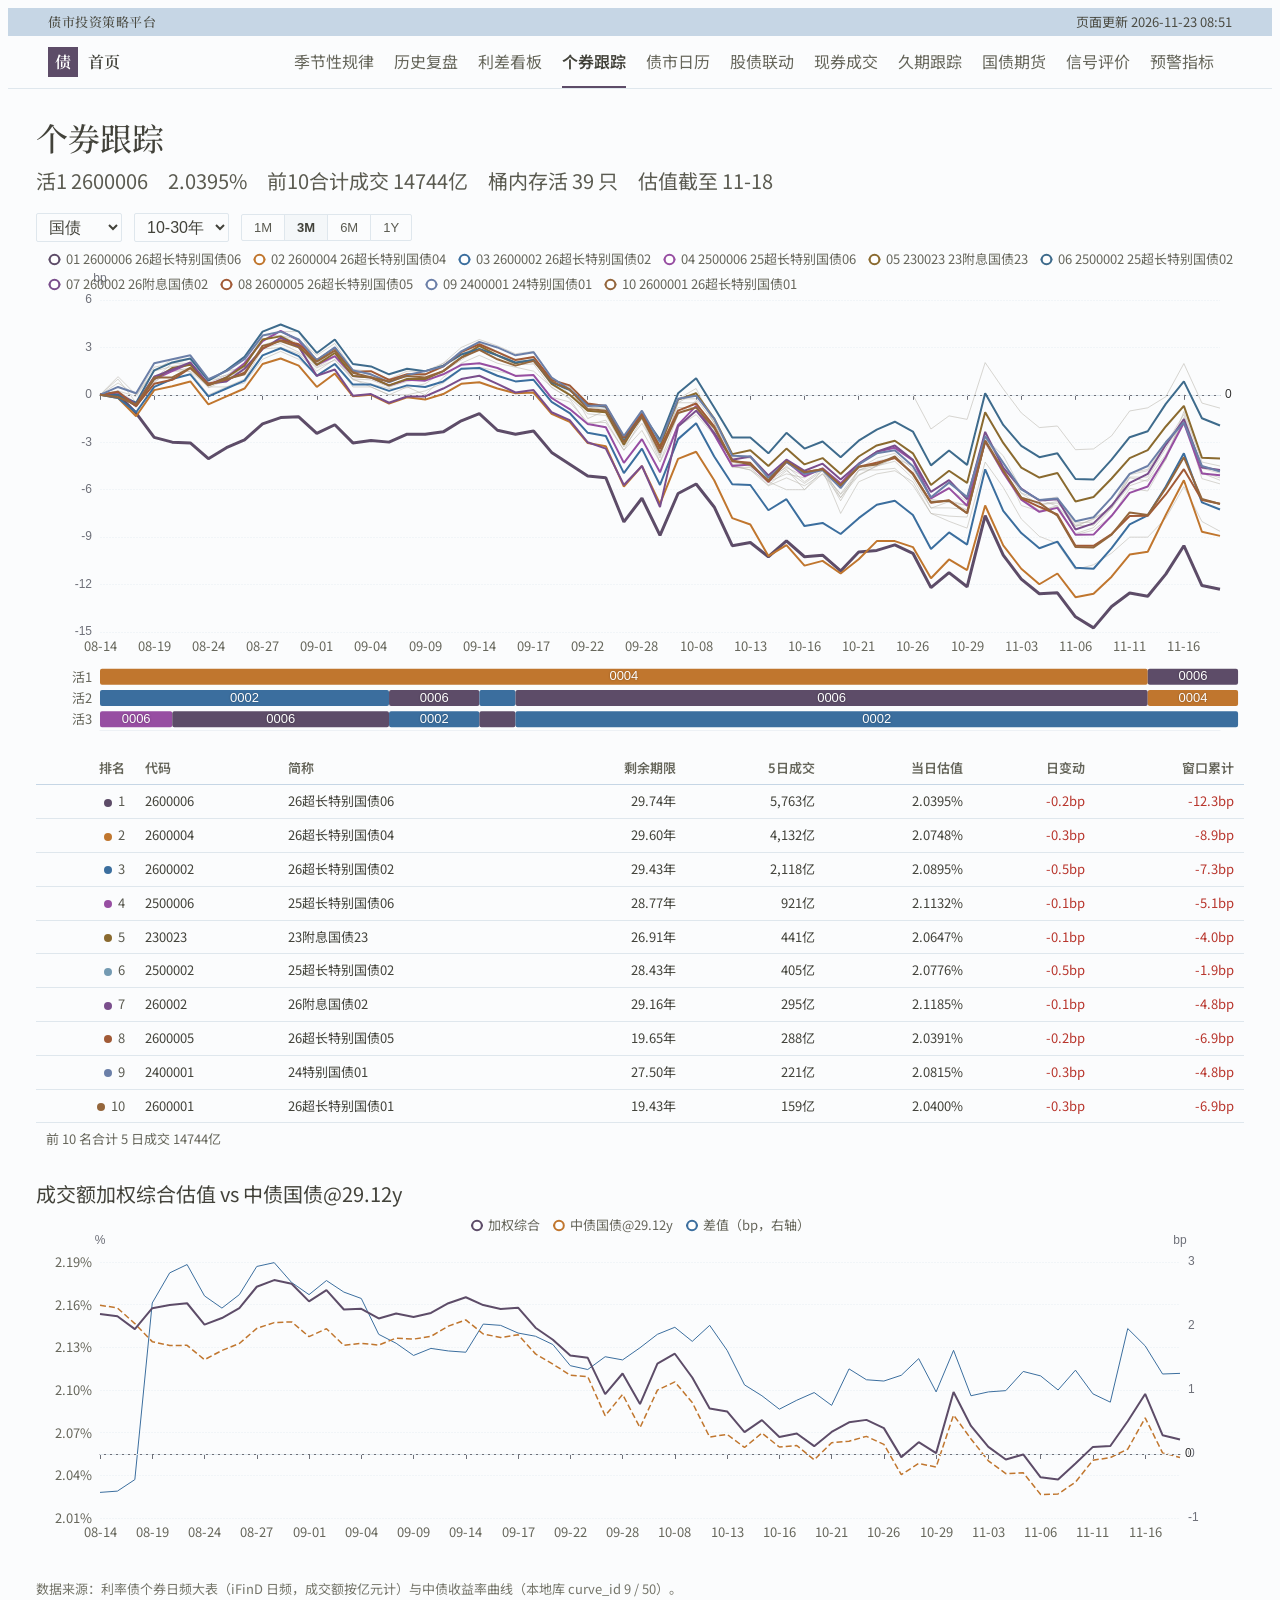
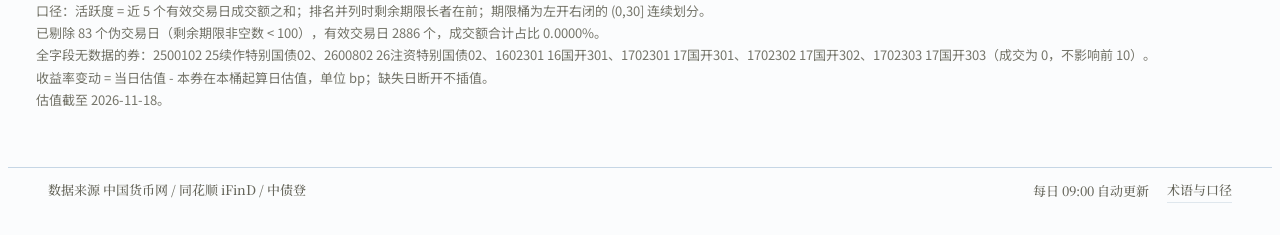
<file: bond-tracking.html>
<!doctype html>
<html lang="zh-CN">
<head>
<meta charset="utf-8">
<meta name="viewport" content="width=device-width, initial-scale=1">
<title>个券跟踪</title>
<style>
.bt-wrap{max-width:1680px;margin:0 auto;padding:28px}
.bt-head h1{font-family:var(--serif,Georgia,serif);font-size:32px;line-height:1.2;margin:0 0 8px;color:var(--ink,#1E1E1A)}
#bt-summary{font-size:20px;line-height:1.4;color:var(--ink-2,#5B5B51);font-variant-numeric:tabular-nums}
.bt-note{font-size:16px;color:var(--muted,#66665B);margin:6px 0 0}
.bt-bar{display:flex;align-items:center;gap:12px;flex-wrap:wrap;margin:18px 0 6px}
.bt-bar select{font-size:16px;padding:4px 8px;border:1px solid var(--rule,#DFE7ED);border-radius:2px;background:var(--paper,#FBFCFD);color:var(--ink,#1E1E1A)}
.bt-win{display:flex}
.bt-win button{font-size:13px;padding:5px 12px;border:1px solid var(--rule,#DFE7ED);background:var(--paper,#FBFCFD);color:var(--ink-2,#5B5B51);cursor:pointer;margin-left:-1px;border-radius:0}
.bt-win button:first-child{margin-left:0;border-radius:2px 0 0 2px}
.bt-win button:last-child{border-radius:0 2px 2px 0}
.bt-win button.on{background:var(--paper-3,#EEF3F7);color:var(--ink,#1E1E1A);font-weight:600}
#bt-ribbon{margin-top:-6px}
.bt-tbl-wrap{margin:18px 0 0;overflow-x:auto}
.bt-tbl{width:100%;border-collapse:collapse;font-size:13px;font-variant-numeric:tabular-nums}
.bt-tbl th,.bt-tbl td{padding:6px 10px;border-bottom:1px solid var(--rule,#DFE7ED);text-align:right;white-space:nowrap}
.bt-tbl th{color:var(--muted,#66665B);font-weight:600;border-bottom:1px solid var(--rule-strong,#CBD8E2)}
.bt-tbl th:nth-child(2),.bt-tbl th:nth-child(3),.bt-tbl td:nth-child(2),.bt-tbl td:nth-child(3){text-align:left}
.bt-tbl td{color:var(--ink,#1E1E1A)}
.bt-tbl tbody tr:hover{background:var(--paper-3,#EEF3F7)}
.bt-tbl .bt-rank{color:var(--ink-2,#5B5B51)}
.bt-tbl .bt-bull{color:#B8352C}
.bt-tbl .bt-bear{color:#1E6B43}
.bt-tbl tfoot td{font-size:13px;color:var(--muted,#66665B);text-align:left;border-bottom:0}
.bt-cmp-wrap{margin-top:22px}
#bt-cmp-title{font-size:20px;color:var(--ink,#1E1E1A);margin:0 0 4px}
.bt-foot{font-size:13px;color:var(--faint,#75756A);margin:24px 0 0;line-height:1.7}
.bt-foot p{margin:0}
@media (max-width:900px){
.bt-head,.bt-bar{align-items:flex-start;flex-direction:column}
#bt-main,#bt-ribbon,#bt-cmp{width:100%!important}
}
</style>
<!--THEME_START-->
<link rel="stylesheet" href="fonts.css">
<link rel="stylesheet" href="site.css">
<script src="site.js"></script>
<!--THEME_END-->
<!--FAVICON_START-->
<link rel="icon" href="favicon.ico" sizes="any">
<link rel="icon" type="image/png" sizes="32x32" href="favicon-32.png">
<link rel="icon" type="image/png" sizes="192x192" href="icon-192.png">
<link rel="manifest" href="site.webmanifest">
<meta name="theme-color" content="#FBFCFD">
<!--FAVICON_END-->
</head>
<body data-site="inner" data-page="bond-tracking">
<!--NAV_START-->
<div class="site-utility"><div class="site-wrap"><span class="site-name">债市投资策略平台</span><span class="site-meta"><span class="site-stamp">页面更新 2026-11-23 08:51</span></span></div></div>
<nav class="site-nav" aria-label="模块导航"><div class="site-wrap"><a class="site-seal" href="index.html" aria-label="返回首页"><span class="seal-mark" aria-hidden="true">债</span><span class="seal-txt">首页</span></a><div class="site-links"><a href="bond-seasonality.html">季节性规律</a><a href="yield-seasonality.html">历史复盘</a><a href="spread-board.html">利差看板</a><a href="bond-tracking.html" class="active" aria-current="page">个券跟踪</a><a href="bond-calendar.html">债市日历</a><a href="stock-bond-monitor.html">股债联动</a><a href="bond-flow-lead.html">现券成交</a><a href="duration-tracking.html">久期跟踪</a><a href="treasury-futures.html">国债期货</a><a href="signal-eval.html">信号评价</a><a href="bond-alert.html">预警指标</a></div><button class="site-menu-btn" type="button" aria-expanded="false" aria-controls="site-menu">栏目</button></div><div class="site-menu" id="site-menu" hidden><a href="bond-seasonality.html">季节性规律</a><a href="yield-seasonality.html">历史复盘</a><a href="spread-board.html">利差看板</a><a href="bond-tracking.html" class="active" aria-current="page">个券跟踪</a><a href="bond-calendar.html">债市日历</a><a href="stock-bond-monitor.html">股债联动</a><a href="bond-flow-lead.html">现券成交</a><a href="duration-tracking.html">久期跟踪</a><a href="treasury-futures.html">国债期货</a><a href="signal-eval.html">信号评价</a><a href="bond-alert.html">预警指标</a></div></nav>
<script>(function(){var a=document.querySelector(".site-links a.active");if(a){var p=a.parentNode;p.scrollLeft=Math.max(0,a.offsetLeft-p.clientWidth/2+a.offsetWidth/2);}var b=document.querySelector(".site-menu-btn"),m=document.querySelector(".site-menu");if(!b||!m)return;function set(open){m.hidden=!open;b.setAttribute("aria-expanded",open?"true":"false");}b.addEventListener("click",function(e){e.stopPropagation();set(m.hidden);});document.addEventListener("click",function(e){if(!m.hidden&&e.target!==b&&!m.contains(e.target))set(false);});document.addEventListener("keydown",function(e){if(e.key==="Escape")set(false);});m.addEventListener("click",function(e){if(e.target.tagName==="A")set(false);});})();</script>
<!--NAV_END-->
<div class="bt-wrap">
<header class="bt-head">
  <h1>个券跟踪</h1>
  <div id="bt-summary">加载中</div>
  <p class="bt-note" id="bt-note" hidden></p>
</header>
<div class="bt-bar">
  <select id="bt-kind" aria-label="基准品种"></select>
  <select id="bt-bucket" aria-label="期限桶"></select>
  <div class="bt-win" id="bt-win"></div>
</div>
<div id="bt-main" style="height:420px"></div>
<div id="bt-ribbon" style="height:72px"></div>
<div class="bt-tbl-wrap">
<table id="bt-table" class="bt-tbl">
<thead><tr><th>排名</th><th>代码</th><th>简称</th><th>剩余期限</th>
<th>5日成交</th><th>当日估值</th><th>日变动</th><th>窗口累计</th></tr></thead>
<tbody id="bt-table-body"></tbody>
<tfoot><tr><td colspan="8" id="bt-table-foot"></td></tr></tfoot>
</table>
</div>
<div class="bt-cmp-wrap">
  <div id="bt-cmp-title"></div>
  <div id="bt-cmp" style="height:340px"></div>
</div>
<footer class="bt-foot" id="bt-foot"><p>数据来源：利率债个券日频大表（iFinD 日频，成交额按亿元计）与中债收益率曲线（本地库 curve_id 9 / 50）。</p><p>口径：活跃度 = 近 5 个有效交易日成交额之和；排名并列时剩余期限长者在前；期限桶为左开右闭的 (0,30] 连续划分。</p><p>已剔除 83 个伪交易日（剩余期限非空数 &lt; 100），有效交易日 2886 个，成交额合计占比 0.0000%。</p><p>全字段无数据的券：2500102 25续作特别国债02、2600802 26注资特别国债02、1602301 16国开301、1702301 17国开301、1702302 17国开302、1702303 17国开303（成交为 0，不影响前 10）。</p><p>收益率变动 = 当日估值 - 本券在本桶起算日估值，单位 bp；缺失日断开不插值。</p><p>估值截至 2026-11-18。</p></footer>
</div>
<script src="echarts.min.js"></script>
<script src="bond-tracking-data.js"></script>
<script>
(function () {
  var D = window.BT_DATA;
  var sumEl = document.getElementById("bt-summary");
  if (!D) { sumEl.textContent = "数据未加载"; return; }

  var S = {kind: D.default.kind, bucket: D.default.bucket, window: D.default.window};
  var PALETTE = ["#5D4C68", "#C0762E", "#3B6E9E", "#974EA2", "#8A6A2F",
                 "#749AB2", "#7A4E8C", "#A15A36", "#6B7FA8", "#94663C"];
  var GREY = "#b9b4ab";
  var CUR = null;
  var META1 = [];
  var chart1 = echarts.init(document.getElementById("bt-main"));
  var chart2 = echarts.init(document.getElementById("bt-ribbon"));
  var chart3 = echarts.init(document.getElementById("bt-cmp"));

  function key() { return S.kind + "|" + S.bucket + "|" + S.window; }
  function code4(c) { return String(c || "").replace(".IB", ""); }
  function sgn(x, n) { return (x >= 0 ? "+" : "") + x.toFixed(n); }
  function dec(x, n) { return (x === null || x === undefined) ? "—" : x.toFixed(n); }
  function amt(x) {
    if (x === null || x === undefined) return "—";
    return x >= 100 ? String(Math.round(x)) : x.toFixed(1);
  }
  function legendName(l) {
    return ("0" + l.rank).slice(-2) + " " + code4(l.code) + " " + l.short;
  }

  function tip1(p) {
    var l = META1[p.seriesIndex];
    if (!l || !CUR) return "";
    var v = CUR, i = p.dataIndex;
    var cum = l.cum[i];
    var prev = i > 0 ? l.cum[i - 1] : null;
    var y0 = (l.y0 === null || l.y0 === undefined) ? null : l.y0;
    var yld = (y0 !== null && cum !== null) ? y0 + cum / 100 : null;
    var d1 = (cum !== null && prev !== null) ? cum - prev : null;
    var rows = [code4(l.code) + "　" + l.short];
    var head = l.top ? ("活" + l.rank + "　") : "";
    if (yld === null) {
      rows.push(head + "当日无估值");
    } else {
      rows.push(head + "当日估值 " + yld.toFixed(4) + "%　日变动 " +
                (d1 === null ? "—" : sgn(d1, 1) + "bp"));
    }
    rows.push("近5日成交 " + amt(l.amt5) + "亿　剩余期限 " + dec(l.rem, 2) + "年");
    if (l.start !== null && cum !== null) {
      rows.push("自起算日（" + v.dates[l.start] + "）累计 " + sgn(cum, 1) + "bp");
    }
    if (!l.top) {
      rows.push("窗口内最高名次 活" + l.best);
      rows.push("最后在榜 " + (l.last || "—"));
      if (l.leave !== null && l.leave !== undefined) {
        rows.push("离桶 " + v.dates[l.leave]);
      }
    }
    return rows.join("<br>");
  }

  function draw1(v) {
    CUR = v;
    META1 = [];
    var series = [], legend = [], firstTop = -1;
    v.lines.forEach(function (l) {
      META1.push(l);
      var isTop = !!l.top;
      var color = isTop ? PALETTE[l.rank - 1] : GREY;
      var s = {
        name: isTop ? legendName(l) : code4(l.code),
        type: "line",
        data: l.cum,
        connectNulls: false,
        showSymbol: false,
        symbolSize: 6,
        smooth: false,
        z: isTop ? 10 : 2,
        lineStyle: {width: isTop ? (l.rank === 1 ? 3 : 2) : 1,
                    color: color, opacity: isTop ? 1 : 0.55},
        itemStyle: {color: color},
        emphasis: {focus: "series", blurScope: "coordinateSystem",
                   lineStyle: {width: 3, opacity: 1}},
        legendHoverLink: isTop
      };
      if (isTop) {
        legend.push(s.name);
        if (firstTop < 0) firstTop = series.length;
      }
      series.push(s);
    });
    if (firstTop >= 0) {
      series[firstTop].markLine = {
        silent: true, symbol: "none",
        lineStyle: {type: "dashed", width: 1, color: "#DFE7ED"},
        data: [{yAxis: 0}]
      };
    }
    chart1.setOption({
      grid: {left: 64, right: 24, top: 52, bottom: 36},
      xAxis: {type: "category", data: v.dates, boundaryGap: false,
              axisLabel: {formatter: function (d) { return d.slice(5); }}},
      yAxis: {type: "value", name: "bp", scale: true,
              splitLine: {lineStyle: {color: "#E7EEF3", type: "dashed"}}},
      tooltip: {trigger: "item", formatter: tip1},
      legend: {top: 0, itemWidth: 12, itemHeight: 12, itemGap: 12,
               textStyle: {fontSize: 13}, data: legend},
      series: series
    }, true);
  }

  function draw2(v) {
    var now = {};
    v.top.forEach(function (t) { now[t.code] = t.rank; });
    var data = [], segs = [];
    v.ribbon.forEach(function (s) {
      if (!s.code) return;
      segs.push(s);
      data.push({
        value: [s.i0, 3 - s.rank, s.i1],
        itemStyle: {color: now[s.code] ? PALETTE[now[s.code] - 1] : GREY}
      });
    });
    chart2.setOption({
      animation: false,
      grid: {left: 64, right: 24, top: 4, bottom: 4},
      xAxis: {type: "category", data: v.dates, boundaryGap: false,
              axisLabel: {show: false}, axisTick: {show: false},
              axisLine: {show: true, lineStyle: {color: "#DFE7ED"}}},
      yAxis: {type: "category", data: ["活3", "活2", "活1"],
              axisLabel: {fontSize: 13}, axisTick: {show: false},
              axisLine: {show: false}},
      tooltip: {trigger: "item", formatter: function (p) {
        var s = segs[p.dataIndex];
        if (!s) return "";
        var c = code4(s.code);
        return "活" + s.rank + "　" + s.date +
          (s.prev ? " 起由 " + code4(s.prev) + " 换为 " + c
                  : " 起（窗口首日）" + c);
      }},
      series: [{
        type: "custom",
        encode: {x: [0, 2], y: 1},
        renderItem: function (params, api) {
          // 分段数据随系列一起下发，按 dataIndex 回取（params.data 在本版本可能为空）
          var seg = segs[params.dataIndex] || {};
          var i0 = api.value(0), row = api.value(1), i1 = api.value(2);
          var x0 = api.coord([i0 - 0.5, row])[0];
          var x1 = api.coord([i1 + 0.5, row])[0];
          var y = api.coord([0, row])[1] - 8;
          var w = Math.max(1, x1 - x0);
          var kids = [{type: "rect",
                       shape: {x: x0, y: y, width: w, height: 16, r: 2},
                       style: {fill: api.visual("color") || GREY}}];
          if (seg.code && i1 - i0 + 1 >= 3 && w >= 30) {
            kids.push({type: "text", style: {
              text: code4(seg.code).slice(-4),
              x: x0 + w / 2, y: y + 8, fill: "#fff", fontSize: 13,
              align: "center", verticalAlign: "middle",
              textShadowColor: "rgba(0,0,0,.35)", textShadowBlur: 2}});
          }
          return {type: "group", children: kids};
        },
        data: data
      }]
    }, true);
  }

  function dirCls(x) {
    if (x === null || x === undefined || x === 0) return "";
    return x < 0 ? "bt-bull" : "bt-bear";          // 收益率下行利多显红，上行利空显绿
  }
  function bps(x) {
    return (x === null || x === undefined) ? "—" : sgn(x, 1) + "bp";
  }

  function drawTable(v) {
    var rows = v.top.map(function (t) {
      return "<tr>" +
        '<td class="bt-rank"><span style="display:inline-block;width:8px;height:8px;' +
        'border-radius:50%;background:' + PALETTE[t.rank - 1] +
        ';margin-right:6px;vertical-align:middle"></span>' + t.rank + "</td>" +
        "<td>" + code4(t.code) + "</td>" +
        "<td>" + t.short + "</td>" +
        "<td>" + (t.rem === null ? "—" : t.rem.toFixed(2) + "年") + "</td>" +
        "<td>" + (t.amt5 === null ? "—"
                  : Math.round(t.amt5).toLocaleString() + "亿") + "</td>" +
        "<td>" + (t.yld === null ? "—" : t.yld.toFixed(4) + "%") + "</td>" +
        '<td class="' + dirCls(t.d1) + '">' + bps(t.d1) + "</td>" +
        '<td class="' + dirCls(t.cum) + '">' + bps(t.cum) + "</td>" +
        "</tr>";
    });
    document.getElementById("bt-table-body").innerHTML = rows.join("");
    document.getElementById("bt-table-foot").textContent =
      "前 " + v.n + " 名合计 5 日成交 " + amt(v.top_amt_sum) + "亿";
  }

  function draw3(v) {
    document.getElementById("bt-cmp-title").textContent =
      "成交额加权综合估值 vs " + v.curve_name;
    var wt = [], cv = [], df = [];
    v.w.forEach(function (r) { wt.push(r.wt); cv.push(r.cv); df.push(r.diff); });
    chart3.setOption({
      animation: false,
      grid: {left: 64, right: 64, top: 48, bottom: 36},
      xAxis: {type: "category", data: v.dates, boundaryGap: false,
              axisLabel: {formatter: function (d) { return d.slice(5); }}},
      yAxis: [
        {type: "value", name: "%", scale: true,
         axisLabel: {formatter: function (x) { return x.toFixed(2) + "%"; }},
         splitLine: {lineStyle: {color: "#E7EEF3", type: "dashed"}}},
        {type: "value", name: "bp", scale: true, splitLine: {show: false}}
      ],
      tooltip: {trigger: "axis", formatter: function (ps) {
        if (!ps || !ps.length) return "";
        var r = v.w[ps[0].dataIndex];
        if (!r) return "";
        var out = [r.date];
        out.push("加权综合 " + (r.wt === null ? "—" : r.wt.toFixed(4) + "%") +
                 "（久期加权 " + dec(r.wrem, 2) + "年）");
        out.push(v.curve_name + " " + (r.cv === null ? "—" : r.cv.toFixed(4) + "%") +
                 "（按 " + dec(r.wrem, 2) + " 年插值）");
        out.push("差值 " + (r.diff === null ? "—"
                 : sgn(r.diff, 1) + "bp（券池减曲线）"));
        return out.join("<br>");
      }},
      legend: {top: 0, itemWidth: 12, itemHeight: 12, itemGap: 12,
               textStyle: {fontSize: 13}},
      series: [
        {name: "加权综合", type: "line", data: wt, yAxisIndex: 0,
         connectNulls: false, showSymbol: false, smooth: false, z: 6,
         lineStyle: {width: 2, color: "#5D4C68"}, itemStyle: {color: "#5D4C68"}},
        {name: v.curve_name, type: "line", data: cv, yAxisIndex: 0,
         connectNulls: false, showSymbol: false, smooth: false, z: 4,
         lineStyle: {width: 1.5, color: "#C0762E", type: "dashed"},
         itemStyle: {color: "#C0762E"}},
        {name: "差值（bp，右轴）", type: "line", data: df, yAxisIndex: 1,
         connectNulls: false, showSymbol: false, smooth: false, z: 3,
         lineStyle: {width: 1, color: "#3B6E9E"}, itemStyle: {color: "#3B6E9E"},
         markLine: {silent: true, symbol: "none",
                    lineStyle: {type: "dashed", width: 1, color: "#DFE7ED"},
                    data: [{yAxis: 0}]}}
      ]
    }, true);
  }

  function summary(v) {
    var out = [];
    var t1 = v.top.length ? v.top[0] : null;
    if (t1) {
      out.push("活1 " + code4(t1.code) + "　" +
               (t1.yld === null ? "—" : t1.yld.toFixed(4) + "%"));
    }
    out.push("前" + v.n + "合计成交 " + amt(v.top_amt_sum) + "亿");
    out.push("桶内存活 " + v.n_live + " 只");
    if (v.dates.length) {
      out.push("估值截至 " + v.dates[v.dates.length - 1].slice(5));
    }
    sumEl.textContent = out.join("　");
  }

  function fillSel(id, items, cur, field) {
    var el = document.getElementById(id);
    el.innerHTML = items.map(function (x) {
      return '<option value="' + x + '"' + (x === cur ? " selected" : "") +
             ">" + x + "</option>";
    }).join("");
    el.onchange = function () { S[field] = el.value; render(); };
  }

  function fillWin() {
    var box = document.getElementById("bt-win");
    box.innerHTML = D.windows.map(function (w) {
      return '<button type="button" data-win="' + w + '"' +
             (w === S.window ? ' class="on"' : "") + ">" + w + "</button>";
    }).join("");
    box.onclick = function (e) {
      var b = e.target.closest("button[data-win]");
      if (!b) return;
      S.window = b.getAttribute("data-win");
      Array.prototype.forEach.call(box.querySelectorAll("button"), function (x) {
        x.className = (x === b) ? "on" : "";
      });
      render();
    };
  }

  function render() {
    var v = D.views[key()];
    if (!v) return;
    draw1(v);
    draw2(v);
    drawTable(v);
    draw3(v);
    summary(v);
  }

  fillSel("bt-kind", D.kinds, S.kind, "kind");
  fillSel("bt-bucket", D.buckets, S.bucket, "bucket");
  fillWin();
  render();
  window.addEventListener("resize", function () {
    chart1.resize();
    chart2.resize();
    chart3.resize();
  });
})();
</script>
<!--FOOTER_START-->
<footer class="site-footer"><div class="site-wrap"><span>数据来源 中国货币网 / 同花顺 iFinD / 中债登</span><span class="site-footer-actions"><span>每日 09:00 自动更新</span><button class="glossary-open" type="button">术语与口径</button></span></div></footer>
<!--FOOTER_END-->
</body>
</html>
</file>
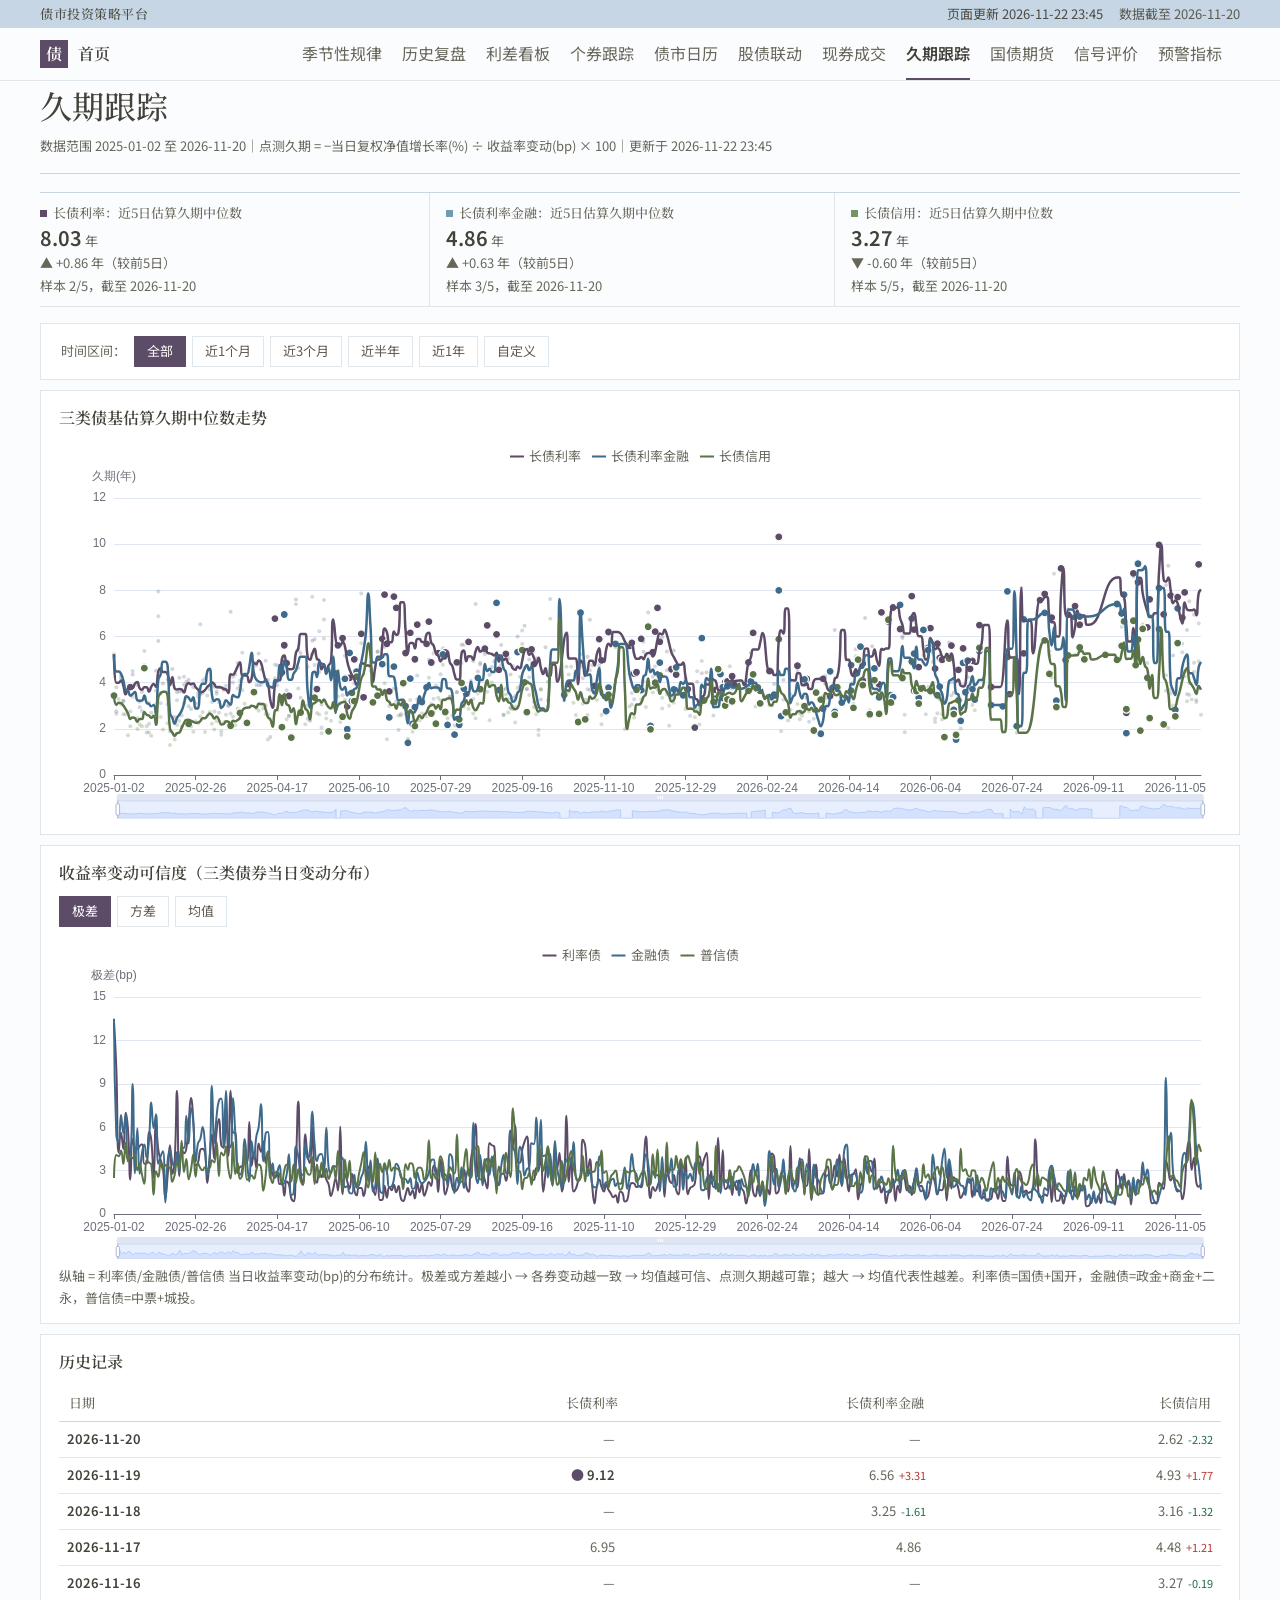
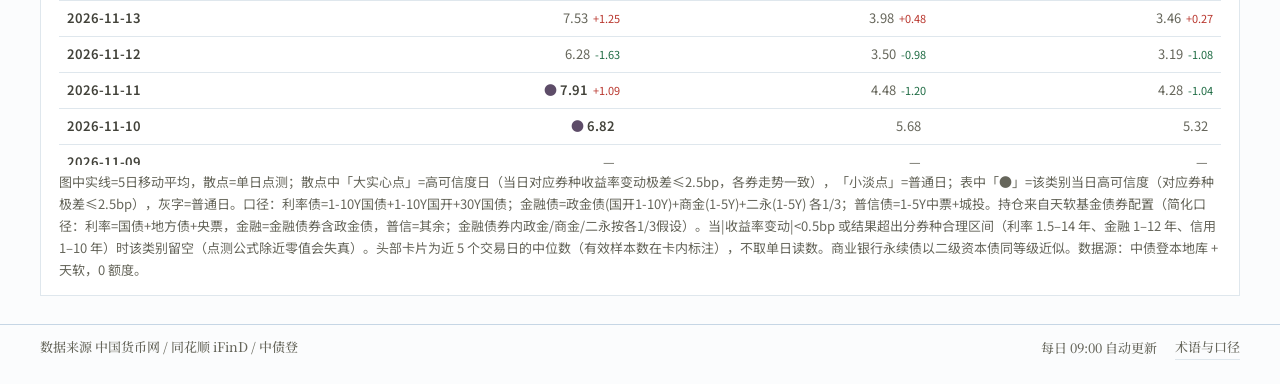
<file: duration-tracking.html>
<!DOCTYPE html>
<html lang="zh-CN">
<head>
<meta charset="UTF-8">
<meta name="viewport" content="width=device-width, initial-scale=1.0">
<title>久期跟踪</title>
<script src="echarts.min.js"></script>
<style>
/* ===== 久期跟踪：纸面、0.5px 细线，无圆角/阴影/渐变 ===== */
*{margin:0;padding:0;box-sizing:border-box}
body{font-family:var(--sans);background:var(--paper);color:var(--ink)}

.page-head{border-bottom:var(--hair) solid var(--rule-strong);padding:4px 0 16px;margin:0 0 18px}
.page-head h1{font-family:var(--serif);font-size:var(--t-display);font-weight:500;line-height:1.3;margin:0;color:var(--ink)}
.page-head .sub{color:var(--muted);font-size:var(--t-small);margin-top:8px;line-height:1.7}

.stats-row{display:flex;gap:0;flex-wrap:wrap;margin-bottom:16px}
.stat-card{flex:1;min-width:220px}
.stat-card .label i{display:inline-block;width:7px;height:7px;margin-right:6px;vertical-align:1px}
.stat-card .value{font-variant-numeric:tabular-nums}
.stat-card .delta{font-size:12px;margin-top:6px}

body .panel h2{display:flex;align-items:baseline;gap:8px}

.tbl{width:100%;border-collapse:collapse;font-size:var(--t-small)}
body .tbl th{position:sticky;top:0;z-index:1;padding:8px 10px;text-align:left;
  background:var(--paper-2);border-bottom:var(--hair) solid var(--rule-strong)}
.tbl td{padding:7px 10px;border-bottom:var(--hair) solid var(--rule);font-variant-numeric:tabular-nums}
.tbl .date{font-weight:600}
.tbl .dt{font-size:11px;margin-left:5px;letter-spacing:0}
.note{font-size:11.5px;color:var(--muted);line-height:1.8;margin-top:6px}

.seg{display:inline-block;padding:4px 12px;margin-right:6px;cursor:pointer;font-size:var(--t-small)}
input[type=date]{border:var(--hair) solid var(--rule);border-radius:0;background:var(--paper-2);
  color:var(--ink);padding:3px 6px;font-size:var(--t-small);font-family:inherit}
@media(max-width:760px){
  .page-head h1{font-size:26px}
  .stats-row{display:block}
  .stat-card{min-width:0;border-left:0;border-top:var(--hair) solid var(--rule);padding:10px 0}
  .stat-card:first-child{border-top:0}
}
</style>
<!--THEME_START-->
<link rel="stylesheet" href="fonts.css">
<link rel="stylesheet" href="site.css">
<script src="site.js"></script>
<!--THEME_END-->
<!--FAVICON_START-->
<link rel="icon" href="favicon.ico" sizes="any">
<link rel="icon" type="image/png" sizes="32x32" href="favicon-32.png">
<link rel="icon" type="image/png" sizes="192x192" href="icon-192.png">
<link rel="manifest" href="site.webmanifest">
<meta name="theme-color" content="#FBFCFD">
<!--FAVICON_END-->
</head>
<body data-site="inner" data-page="duration-tracking">
<!--NAV_START-->
<div class="site-utility"><div class="site-wrap"><span class="site-name">债市投资策略平台</span><span class="site-meta"><span class="site-stamp">页面更新 2026-11-22 23:45</span><span class="site-stamp site-stamp-data">数据截至 2026-11-20</span></span></div></div>
<nav class="site-nav" aria-label="模块导航"><div class="site-wrap"><a class="site-seal" href="index.html" aria-label="返回首页"><span class="seal-mark" aria-hidden="true">债</span><span class="seal-txt">首页</span></a><div class="site-links"><a href="bond-seasonality.html">季节性规律</a><a href="yield-seasonality.html">历史复盘</a><a href="spread-board.html">利差看板</a><a href="bond-tracking.html">个券跟踪</a><a href="bond-calendar.html">债市日历</a><a href="stock-bond-monitor.html">股债联动</a><a href="bond-flow-lead.html">现券成交</a><a href="duration-tracking.html" class="active" aria-current="page">久期跟踪</a><a href="treasury-futures.html">国债期货</a><a href="signal-eval.html">信号评价</a><a href="bond-alert.html">预警指标</a></div><button class="site-menu-btn" type="button" aria-expanded="false" aria-controls="site-menu">栏目</button></div><div class="site-menu" id="site-menu" hidden><a href="bond-seasonality.html">季节性规律</a><a href="yield-seasonality.html">历史复盘</a><a href="spread-board.html">利差看板</a><a href="bond-tracking.html">个券跟踪</a><a href="bond-calendar.html">债市日历</a><a href="stock-bond-monitor.html">股债联动</a><a href="bond-flow-lead.html">现券成交</a><a href="duration-tracking.html" class="active" aria-current="page">久期跟踪</a><a href="treasury-futures.html">国债期货</a><a href="signal-eval.html">信号评价</a><a href="bond-alert.html">预警指标</a></div></nav>
<script>(function(){var a=document.querySelector(".site-links a.active");if(a){var p=a.parentNode;p.scrollLeft=Math.max(0,a.offsetLeft-p.clientWidth/2+a.offsetWidth/2);}var b=document.querySelector(".site-menu-btn"),m=document.querySelector(".site-menu");if(!b||!m)return;function set(open){m.hidden=!open;b.setAttribute("aria-expanded",open?"true":"false");}b.addEventListener("click",function(e){e.stopPropagation();set(m.hidden);});document.addEventListener("click",function(e){if(!m.hidden&&e.target!==b&&!m.contains(e.target))set(false);});document.addEventListener("keydown",function(e){if(e.key==="Escape")set(false);});m.addEventListener("click",function(e){if(e.target.tagName==="A")set(false);});})();</script>
<!--NAV_END-->
<div class="container">
<header class="page-head">
<h1>久期跟踪</h1>
<div class="sub" id="data-info">数据范围 加载中｜点测久期 = −当日复权净值增长率(%) ÷ 收益率变动(bp) × 100</div>
</header>
<div class="stats-row" id="stats"></div>
<div class="panel" style="padding:12px 20px;display:flex;align-items:center;flex-wrap:wrap">
<span style="font-size:var(--t-small);color:var(--muted);margin-right:8px">时间区间：</span>
<span id="range-seg">
<span class="seg active" data-range="all">全部</span><span class="seg" data-range="1m">近1个月</span><span class="seg" data-range="3m">近3个月</span><span class="seg" data-range="6m">近半年</span><span class="seg" data-range="1y">近1年</span><span class="seg" data-range="custom">自定义</span>
</span>
<span id="custom-range" style="display:none;margin-left:8px">
<input type="date" id="range-start"> 至 <input type="date" id="range-end">
</span>
</div>
<div class="panel">
<h2>三类债基估算久期中位数走势</h2>
<div id="chart" style="width:100%;height:380px;"></div>
</div>
<div class="panel">
<h2>收益率变动可信度（三类债券当日变动分布）</h2>
<div id="chg-seg" style="margin-bottom:12px">
<span class="seg active" data-metric="range">极差</span><span class="seg" data-metric="var">方差</span><span class="seg" data-metric="mean">均值</span>
</div>
<div id="chg-chart" style="width:100%;height:320px;"></div>
<p class="note">纵轴 = 利率债/金融债/普信债 当日收益率变动(bp)的分布统计。极差或方差越小 → 各券变动越一致 → 均值越可信、点测久期越可靠；越大 → 均值代表性越差。利率债=国债+国开，金融债=政金+商金+二永，普信债=中票+城投。</p>
</div>
<div class="panel">
<h2>历史记录</h2>
<div style="max-height:380px;overflow-y:auto;">
<table class="tbl"><thead><tr><th>日期</th><th class="num">长债利率</th><th class="num">长债利率金融</th><th class="num">长债信用</th></tr></thead><tbody id="tbl-body"></tbody></table>
</div>
<p class="note">图中实线=5日移动平均，散点=单日点测；散点中「大实心点」=高可信度日（当日对应券种收益率变动极差≤2.5bp，各券走势一致），「小淡点」=普通日；表中「●」=该类别当日高可信度（对应券种极差≤2.5bp），灰字=普通日。口径：利率债=1-10Y国债+1-10Y国开+30Y国债；金融债=政金债(国开1-10Y)+商金(1-5Y)+二永(1-5Y) 各1/3；普信债=1-5Y中票+城投。持仓来自天软基金债券配置（简化口径：利率=国债+地方债+央票，金融=金融债券含政金债，普信=其余；金融债券内政金/商金/二永按各1/3假设）。当|收益率变动|&lt;0.5bp 或结果超出分券种合理区间（利率 1.5–14 年、金融 1–12 年、信用 1–10 年）时该类别留空（点测公式除近零值会失真）。头部卡片为近 5 个交易日的中位数（有效样本数在卡内标注），不取单日读数。商业银行永续债以二级资本债同等级近似。数据源：中债登本地库 + 天软，0 额度。</p>
</div>
</div>
<script>
const DATA={"categories": ["长债利率", "长债利率金融", "长债信用"], "series": [{"date": "2025-01-02", "chg": {"利率": {"mean": -3.5, "var": 12.747, "range": 13.24}, "金融": {"mean": -3.742, "var": 6.161, "range": 13.49}, "普信": {"mean": -3.804, "var": 0.488, "range": 2.49}}, "长债利率": 5.232, "长债利率金融": 5.157, "长债信用": 3.442}, {"date": "2025-01-03", "chg": {"利率": {"mean": -2.438, "var": 6.538, "range": 10.06}, "金融": {"mean": -0.914, "var": 1.784, "range": 5.45}, "普信": {"mean": -2.323, "var": 0.91, "range": 4.07}}, "长债利率": 2.761, "长债利率金融": 3.805, "长债信用": 2.655}, {"date": "2025-01-06", "chg": {"利率": {"mean": 0.214, "var": 1.754, "range": 4.24}, "金融": {"mean": 0.046, "var": 1.217, "range": 4.96}, "普信": {"mean": -1.292, "var": 0.55, "range": 4.0}}, "长债利率": null, "长债利率金融": null, "长债信用": 3.291}, {"date": "2025-01-07", "chg": {"利率": {"mean": 2.923, "var": 2.09, "range": 5.63}, "金融": {"mean": 1.81, "var": 2.833, "range": 6.84}, "普信": {"mean": 0.774, "var": 1.267, "range": 4.39}}, "长债利率": 4.301, "长债利率金融": 4.188, "长债信用": 3.054}, {"date": "2025-01-08", "chg": {"利率": {"mean": 1.221, "var": 1.859, "range": 4.5}, "金融": {"mean": 0.709, "var": 1.137, "range": 5.6}, "普信": {"mean": 0.135, "var": 0.727, "range": 3.46}}, "长债利率": 3.196, "长债利率金融": 3.23, "长债信用": 2.629}, {"date": "2025-01-09", "chg": {"利率": {"mean": 3.657, "var": 2.346, "range": 7.0}, "金融": {"mean": 3.38, "var": 2.596, "range": 6.83}, "普信": {"mean": 1.713, "var": 1.43, "range": 4.92}}, "长债利率": 3.712, "长债利率金融": 3.551, "长债信用": 2.632}, {"date": "2025-01-10", "chg": {"利率": {"mean": 0.206, "var": 2.329, "range": 5.84}, "金融": {"mean": 0.774, "var": 1.087, "range": 3.8}, "普信": {"mean": 1.871, "var": 0.437, "range": 3.64}}, "长债利率": null, "长债利率金融": null, "长债信用": 1.717}, {"date": "2025-01-13", "chg": {"利率": {"mean": 3.379, "var": 0.491, "range": 2.37}, "金融": {"mean": 3.033, "var": 0.563, "range": 3.85}, "普信": {"mean": 2.272, "var": 0.874, "range": 4.0}}, "长债利率": 3.81, "长债利率金融": 2.752, "长债信用": 2.114}, {"date": "2025-01-14", "chg": {"利率": {"mean": -3.342, "var": 3.041, "range": 5.18}, "金融": {"mean": -1.14, "var": 3.932, "range": 8.99}, "普信": {"mean": 1.281, "var": 1.17, "range": 3.86}}, "长债利率": 4.352, "长债利率金融": 4.501, "长债信用": 3.389}, {"date": "2025-01-15", "chg": {"利率": {"mean": -0.391, "var": 1.016, "range": 4.54}, "金融": {"mean": -0.458, "var": 0.611, "range": 2.81}, "普信": {"mean": -0.212, "var": 1.26, "range": 4.1}}, "长债利率": null, "长债利率金融": null, "长债信用": null}, {"date": "2025-01-16", "chg": {"利率": {"mean": 1.502, "var": 1.087, "range": 4.5}, "金融": {"mean": 2.068, "var": 1.945, "range": 5.93}, "普信": {"mean": 2.618, "var": 0.83, "range": 3.02}}, "长债利率": 3.913, "长债利率金融": 2.461, "长债信用": 1.995}, {"date": "2025-01-17", "chg": {"利率": {"mean": 1.629, "var": 1.746, "range": 4.7}, "金融": {"mean": 1.004, "var": 0.425, "range": 2.78}, "普信": {"mean": 1.73, "var": 0.746, "range": 3.41}}, "长债利率": 2.931, "长债利率金融": 3.17, "长债信用": 2.187}, {"date": "2025-01-20", "chg": {"利率": {"mean": 1.054, "var": 1.194, "range": 4.82}, "金融": {"mean": 1.812, "var": 0.78, "range": 4.23}, "普信": {"mean": 1.355, "var": 0.418, "range": 2.71}}, "长债利率": 3.595, "长债利率金融": 2.77, "长债信用": 2.112}, {"date": "2025-01-21", "chg": {"利率": {"mean": -2.161, "var": 0.627, "range": 3.48}, "金融": {"mean": -1.019, "var": 2.348, "range": 4.81}, "普信": {"mean": 0.305, "var": 0.304, "range": 2.09}}, "长债利率": 4.761, "长债利率金融": 5.377, "长债信用": 4.626}, {"date": "2025-01-22", "chg": {"利率": {"mean": 0.491, "var": 0.602, "range": 3.49}, "金融": {"mean": -1.12, "var": 0.802, "range": 3.9}, "普信": {"mean": -1.078, "var": 0.698, "range": 3.73}}, "长债利率": null, "长债利率金融": 1.836, "长债信用": 2.112}, {"date": "2025-01-23", "chg": {"利率": {"mean": 2.408, "var": 1.998, "range": 5.66}, "金融": {"mean": 2.272, "var": 0.971, "range": 5.09}, "普信": {"mean": 1.153, "var": 0.574, "range": 3.55}}, "长债利率": 3.121, "长债利率金融": 2.225, "长债信用": 1.842}, {"date": "2025-01-24", "chg": {"利率": {"mean": 0.463, "var": 2.005, "range": 5.09}, "金融": {"mean": 0.66, "var": 2.988, "range": 7.7}, "普信": {"mean": 1.212, "var": 0.858, "range": 3.4}}, "长债利率": null, "长债利率金融": 2.696, "长债信用": 1.699}, {"date": "2025-01-26", "chg": {"利率": {"mean": 0.008, "var": 0.493, "range": 2.5}, "金融": {"mean": -1.207, "var": 1.222, "range": 5.94}, "普信": {"mean": -0.318, "var": 0.164, "range": 1.33}}, "长债利率": null, "长债利率金融": null, "长债信用": null}, {"date": "2025-01-27", "chg": {"利率": {"mean": -3.789, "var": 2.67, "range": 6.32}, "金融": {"mean": -3.606, "var": 0.913, "range": 6.9}, "普信": {"mean": -2.266, "var": 0.567, "range": 2.96}}, "长债利率": 4.515, "长债利率金融": 3.664, "长债信用": 3.062}, {"date": "2025-02-05", "chg": {"利率": {"mean": -1.426, "var": 1.333, "range": 4.43}, "金融": {"mean": -0.643, "var": 0.496, "range": 3.47}, "普信": {"mean": -0.614, "var": 0.318, "range": 2.57}}, "长债利率": 5.801, "长债利率金融": 7.954, "长债信用": 6.88}, {"date": "2025-02-06", "chg": {"利率": {"mean": -2.655, "var": 0.756, "range": 3.74}, "金融": {"mean": -2.862, "var": 0.965, "range": 3.99}, "普信": {"mean": -1.894, "var": 0.433, "range": 3.57}}, "长债利率": 3.55, "长债利率金融": 3.105, "长债信用": 2.509}, {"date": "2025-02-07", "chg": {"利率": {"mean": 0.745, "var": 0.546, "range": 3.16}, "金融": {"mean": -0.481, "var": 0.977, "range": 4.33}, "普信": {"mean": -1.711, "var": 0.455, "range": 3.06}}, "长债利率": 3.967, "长债利率金融": null, "长债信用": 1.973}, {"date": "2025-02-08", "chg": {"利率": {"mean": 0.168, "var": 0.064, "range": 1.11}, "金融": {"mean": 0.165, "var": 0.046, "range": 0.79}, "普信": {"mean": -0.079, "var": 0.613, "range": 3.39}}, "长债利率": null, "长债利率金融": null, "长债信用": null}, {"date": "2025-02-10", "chg": {"利率": {"mean": 3.211, "var": 0.729, "range": 2.67}, "金融": {"mean": 3.205, "var": 0.828, "range": 3.65}, "普信": {"mean": 1.16, "var": 1.125, "range": 3.26}}, "长债利率": 4.135, "长债利率金融": 3.068, "长债信用": 2.247}, {"date": "2025-02-11", "chg": {"利率": {"mean": -0.242, "var": 1.323, "range": 4.75}, "金融": {"mean": 0.876, "var": 1.167, "range": 4.44}, "普信": {"mean": 0.881, "var": 0.698, "range": 3.2}}, "长债利率": null, "长债利率金融": 1.889, "长债信用": 1.298}, {"date": "2025-02-12", "chg": {"利率": {"mean": 0.622, "var": 0.427, "range": 2.78}, "金融": {"mean": 0.247, "var": 0.585, "range": 3.62}, "普信": {"mean": -0.086, "var": 0.198, "range": 2.23}}, "长债利率": 4.594, "长债利率金融": null, "长债信用": null}, {"date": "2025-02-13", "chg": {"利率": {"mean": 1.131, "var": 0.835, "range": 3.65}, "金融": {"mean": 1.138, "var": 0.733, "range": 3.22}, "普信": {"mean": 0.407, "var": 0.493, "range": 2.7}}, "长债利率": 2.514, "长债利率金融": 1.706, "长债信用": 1.54}, {"date": "2025-02-14", "chg": {"利率": {"mean": 3.374, "var": 3.603, "range": 8.52}, "金融": {"mean": 2.928, "var": 1.208, "range": 4.28}, "普信": {"mean": 2.084, "var": 0.631, "range": 3.57}}, "长债利率": 3.587, "长债利率金融": 3.235, "长债信用": 2.161}, {"date": "2025-02-17", "chg": {"利率": {"mean": 2.972, "var": 0.884, "range": 2.63}, "金融": {"mean": 2.722, "var": 0.471, "range": 2.9}, "普信": {"mean": 2.027, "var": 0.418, "range": 3.18}}, "长债利率": 4.218, "长债利率金融": 3.616, "长债信用": 2.343}, {"date": "2025-02-18", "chg": {"利率": {"mean": 2.088, "var": 1.527, "range": 4.5}, "金融": {"mean": 2.848, "var": 1.38, "range": 4.6}, "普信": {"mean": 2.764, "var": 1.141, "range": 5.06}}, "长债利率": 3.636, "长债利率金融": 2.576, "长债信用": 2.097}, {"date": "2025-02-19", "chg": {"利率": {"mean": -1.984, "var": 1.241, "range": 4.2}, "金融": {"mean": -0.877, "var": 1.241, "range": 4.57}, "普信": {"mean": 0.029, "var": 0.28, "range": 2.9}}, "长债利率": 3.914, "长债利率金融": 4.26, "长债信用": 3.118}, {"date": "2025-02-20", "chg": {"利率": {"mean": 3.501, "var": 1.196, "range": 4.52}, "金融": {"mean": 3.879, "var": 2.161, "range": 6.79}, "普信": {"mean": 2.608, "var": 0.802, "range": 3.81}}, "长债利率": 4.04, "长债利率金融": 3.351, "长债信用": 2.218}, {"date": "2025-02-21", "chg": {"利率": {"mean": 3.346, "var": 1.721, "range": 6.27}, "金融": {"mean": 4.314, "var": 1.014, "range": 4.87}, "普信": {"mean": 3.717, "var": 0.332, "range": 2.4}}, "长债利率": 4.131, "长债利率金融": 2.982, "长债信用": 2.212}, {"date": "2025-02-24", "chg": {"利率": {"mean": 4.172, "var": 3.599, "range": 8.01}, "金融": {"mean": 6.057, "var": 1.85, "range": 7.32}, "普信": {"mean": 4.644, "var": 0.476, "range": 3.06}}, "长债利率": 3.95, "长债利率金融": 2.861, "长债信用": 2.099}, {"date": "2025-02-25", "chg": {"利率": {"mean": -1.818, "var": 2.467, "range": 6.5}, "金融": {"mean": -0.067, "var": 1.592, "range": 6.28}, "普信": {"mean": 2.847, "var": 0.543, "range": 4.11}}, "长债利率": 3.804, "长债利率金融": null, "长债信用": 1.872}, {"date": "2025-02-26", "chg": {"利率": {"mean": -0.625, "var": 0.867, "range": 3.35}, "金融": {"mean": -1.227, "var": 1.025, "range": 3.61}, "普信": {"mean": -0.058, "var": 0.256, "range": 2.58}}, "长债利率": 3.096, "长债利率金融": 2.331, "长债信用": 2.924}, {"date": "2025-02-27", "chg": {"利率": {"mean": 3.526, "var": 0.62, "range": 3.54}, "金融": {"mean": 2.451, "var": 0.694, "range": 4.87}, "普信": {"mean": 2.266, "var": 0.478, "range": 3.51}}, "长债利率": 3.533, "长债利率金融": 3.385, "长债信用": 2.239}, {"date": "2025-02-28", "chg": {"利率": {"mean": -2.786, "var": 1.593, "range": 4.43}, "金融": {"mean": -0.447, "var": 1.169, "range": 5.19}, "普信": {"mean": 1.351, "var": 0.46, "range": 3.17}}, "长债利率": 3.484, "长债利率金融": 6.531, "长债信用": 2.535}, {"date": "2025-03-03", "chg": {"利率": {"mean": -3.596, "var": 1.623, "range": 4.51}, "金融": {"mean": -2.927, "var": 1.701, "range": 6.01}, "普信": {"mean": -0.899, "var": 0.51, "range": 3.02}}, "长债利率": 4.082, "长债利率金融": 3.557, "长债信用": 2.732}, {"date": "2025-03-04", "chg": {"利率": {"mean": 0.674, "var": 0.883, "range": 4.22}, "金融": {"mean": -0.347, "var": 1.101, "range": 4.83}, "普信": {"mean": -0.923, "var": 0.635, "range": 3.24}}, "长债利率": 4.177, "长债利率金融": null, "长债信用": 1.868}, {"date": "2025-03-05", "chg": {"利率": {"mean": -0.493, "var": 0.442, "range": 2.15}, "金融": {"mean": -0.064, "var": 0.561, "range": 2.73}, "普信": {"mean": -0.483, "var": 0.823, "range": 3.13}}, "长债利率": null, "长债利率金融": null, "长债信用": 3.439}, {"date": "2025-03-06", "chg": {"利率": {"mean": 3.724, "var": 0.976, "range": 3.99}, "金融": {"mean": 2.831, "var": 1.033, "range": 3.55}, "普信": {"mean": 1.15, "var": 0.573, "range": 3.17}}, "长债利率": 3.862, "长债利率金融": 3.705, "长债信用": 2.729}, {"date": "2025-03-07", "chg": {"利率": {"mean": 5.612, "var": 1.434, "range": 5.5}, "金融": {"mean": 6.141, "var": 3.868, "range": 8.86}, "普信": {"mean": 5.588, "var": 1.178, "range": 3.71}}, "长债利率": 3.902, "长债利率金融": 3.159, "长债信用": 2.217}, {"date": "2025-03-10", "chg": {"利率": {"mean": 1.342, "var": 1.199, "range": 3.8}, "金融": {"mean": 2.047, "var": 0.999, "range": 4.9}, "普信": {"mean": 2.083, "var": 0.907, "range": 3.56}}, "长债利率": 3.822, "长债利率金融": 2.748, "长债信用": 1.974}, {"date": "2025-03-11", "chg": {"利率": {"mean": 6.005, "var": 2.527, "range": 5.74}, "金融": {"mean": 5.169, "var": 4.111, "range": 6.78}, "普信": {"mean": 4.039, "var": 1.97, "range": 4.98}}, "长债利率": 3.618, "长债利率金融": 3.521, "长债信用": 2.328}, {"date": "2025-03-12", "chg": {"利率": {"mean": -4.375, "var": 3.238, "range": 6.56}, "金融": {"mean": -4.114, "var": 4.75, "range": 7.85}, "普信": {"mean": -0.518, "var": 0.471, "range": 2.62}}, "长债利率": 3.812, "长债利率金融": 3.167, "长债信用": 2.698}, {"date": "2025-03-13", "chg": {"利率": {"mean": 0.449, "var": 1.877, "range": 4.75}, "金融": {"mean": -3.549, "var": 3.356, "range": 7.99}, "普信": {"mean": -2.984, "var": 0.882, "range": 4.25}}, "长债利率": null, "长债利率金融": 1.899, "长债信用": 1.743}, {"date": "2025-03-14", "chg": {"利率": {"mean": -2.329, "var": 1.956, "range": 4.61}, "金融": {"mean": -1.204, "var": 1.482, "range": 4.55}, "普信": {"mean": -1.541, "var": 0.999, "range": 4.04}}, "长债利率": 3.696, "长债利率金融": 3.737, "长债信用": 2.27}, {"date": "2025-03-17", "chg": {"利率": {"mean": 5.708, "var": 3.867, "range": 7.0}, "金融": {"mean": 4.023, "var": 3.344, "range": 8.52}, "普信": {"mean": 1.745, "var": 1.513, "range": 4.66}}, "长债利率": 3.702, "长债利率金融": 3.867, "长债信用": 2.613}, {"date": "2025-03-18", "chg": {"利率": {"mean": -0.985, "var": 0.856, "range": 4.01}, "金融": {"mean": -1.298, "var": 0.973, "range": 5.14}, "普信": {"mean": -1.272, "var": 0.529, "range": 3.16}}, "长债利率": 2.989, "长债利率金融": 3.025, "长债信用": 2.221}, {"date": "2025-03-19", "chg": {"利率": {"mean": -0.516, "var": 3.52, "range": 8.52}, "金融": {"mean": -1.818, "var": 1.605, "range": 4.61}, "普信": {"mean": -2.013, "var": 0.354, "range": 2.44}}, "长债利率": 7.07, "长债利率金融": 2.667, "长债信用": 2.133}, {"date": "2025-03-20", "chg": {"利率": {"mean": -3.516, "var": 2.215, "range": 5.62}, "金融": {"mean": -3.919, "var": 3.495, "range": 8.01}, "普信": {"mean": -3.22, "var": 0.873, "range": 5.0}}, "长债利率": 4.255, "长债利率金融": 4.008, "长债信用": 2.519}, {"date": "2025-03-21", "chg": {"利率": {"mean": 1.084, "var": 1.746, "range": 5.6}, "金融": {"mean": -0.8, "var": 1.003, "range": 5.6}, "普信": {"mean": -2.295, "var": 0.43, "range": 2.77}}, "长债利率": 4.357, "长债利率金融": null, "长债信用": 2.153}, {"date": "2025-03-24", "chg": {"利率": {"mean": -0.628, "var": 0.595, "range": 2.84}, "金融": {"mean": -0.9, "var": 0.616, "range": 3.15}, "普信": {"mean": -1.633, "var": 0.694, "range": 3.5}}, "长债利率": 4.855, "长债利率金融": 3.752, "长债信用": 2.877}, {"date": "2025-03-25", "chg": {"利率": {"mean": -1.002, "var": 0.741, "range": 3.25}, "金融": {"mean": -1.088, "var": 0.465, "range": 2.72}, "普信": {"mean": -2.263, "var": 0.416, "range": 2.43}}, "长债利率": 3.864, "长债利率金融": 4.089, "长债信用": 2.69}, {"date": "2025-03-26", "chg": {"利率": {"mean": -1.938, "var": 0.788, "range": 3.3}, "金融": {"mean": -0.885, "var": 0.661, "range": 3.15}, "普信": {"mean": -0.959, "var": 0.648, "range": 2.71}}, "长债利率": 4.179, "长债利率金融": 5.299, "长债信用": 3.671}, {"date": "2025-03-27", "chg": {"利率": {"mean": 0.419, "var": 0.928, "range": 3.67}, "金融": {"mean": -0.025, "var": 1.387, "range": 5.18}, "普信": {"mean": -0.79, "var": 0.911, "range": 4.47}}, "长债利率": null, "长债利率金融": null, "长债信用": 3.086}, {"date": "2025-03-28", "chg": {"利率": {"mean": -0.074, "var": 0.814, "range": 3.56}, "金融": {"mean": -0.373, "var": 0.425, "range": 3.65}, "普信": {"mean": -0.786, "var": 0.545, "range": 2.36}}, "长债利率": null, "长债利率金融": null, "长债信用": 2.258}, {"date": "2025-03-31", "chg": {"利率": {"mean": -0.15, "var": 2.285, "range": 6.36}, "金融": {"mean": -0.415, "var": 0.266, "range": 2.24}, "普信": {"mean": -0.155, "var": 0.231, "range": 2.49}}, "长债利率": null, "长债利率金融": null, "长债信用": null}, {"date": "2025-04-01", "chg": {"利率": {"mean": 0.361, "var": 0.94, "range": 3.33}, "金融": {"mean": -0.198, "var": 1.448, "range": 5.03}, "普信": {"mean": -0.246, "var": 0.334, "range": 2.68}}, "长债利率": null, "长债利率金融": null, "长债信用": null}, {"date": "2025-04-02", "chg": {"利率": {"mean": -2.449, "var": 1.561, "range": 4.25}, "金融": {"mean": -2.112, "var": 1.362, "range": 3.8}, "普信": {"mean": -0.977, "var": 0.423, "range": 2.43}}, "长债利率": 4.865, "长债利率金融": 4.374, "长债信用": 3.589}, {"date": "2025-04-03", "chg": {"利率": {"mean": -6.999, "var": 0.691, "range": 3.2}, "金融": {"mean": -6.077, "var": 2.042, "range": 5.34}, "普信": {"mean": -4.977, "var": 0.398, "range": 3.03}}, "长债利率": 4.74, "长债利率金融": 3.902, "长债信用": 2.892}, {"date": "2025-04-07", "chg": {"利率": {"mean": -5.852, "var": 1.688, "range": 4.87}, "金融": {"mean": -7.054, "var": 2.134, "range": 5.98}, "普信": {"mean": -7.214, "var": 0.817, "range": 3.43}}, "长债利率": 5.268, "长债利率金融": 3.883, "长债信用": 2.784}, {"date": "2025-04-08", "chg": {"利率": {"mean": 4.829, "var": 1.298, "range": 4.3}, "金融": {"mean": 3.968, "var": 1.443, "range": 7.61}, "普信": {"mean": 1.121, "var": 0.759, "range": 3.22}}, "长债利率": 4.575, "长债利率金融": 3.898, "长债信用": 3.052}, {"date": "2025-04-09", "chg": {"利率": {"mean": -1.346, "var": 2.116, "range": 5.01}, "金融": {"mean": 0.294, "var": 0.591, "range": 3.65}, "普信": {"mean": 0.417, "var": 0.26, "range": 1.6}}, "长债利率": 2.887, "长债利率金融": null, "长债信用": null}, {"date": "2025-04-10", "chg": {"利率": {"mean": -1.636, "var": 1.175, "range": 3.52}, "金融": {"mean": 0.089, "var": 1.252, "range": 5.57}, "普信": {"mean": 0.766, "var": 0.58, "range": 2.62}}, "长债利率": 3.023, "长债利率金融": 4.949, "长债信用": 2.642}, {"date": "2025-04-11", "chg": {"利率": {"mean": -0.672, "var": 1.095, "range": 4.32}, "金融": {"mean": -0.407, "var": 0.762, "range": 5.67}, "普信": {"mean": -0.625, "var": 0.606, "range": 4.32}}, "长债利率": 4.116, "长债利率金融": 2.617, "长债信用": 1.543}, {"date": "2025-04-14", "chg": {"利率": {"mean": 0.593, "var": 0.822, "range": 3.4}, "金融": {"mean": 0.232, "var": 0.27, "range": 2.47}, "普信": {"mean": 0.324, "var": 0.448, "range": 2.68}}, "长债利率": 1.642, "长债利率金融": null, "长债信用": null}, {"date": "2025-04-15", "chg": {"利率": {"mean": 0.322, "var": 0.469, "range": 2.75}, "金融": {"mean": 0.319, "var": 0.58, "range": 3.5}, "普信": {"mean": 0.25, "var": 0.29, "range": 2.14}}, "长债利率": null, "长债利率金融": null, "长债信用": null}, {"date": "2025-04-16", "chg": {"利率": {"mean": -0.694, "var": 0.411, "range": 2.5}, "金融": {"mean": -0.703, "var": 0.321, "range": 2.51}, "普信": {"mean": -0.009, "var": 0.27, "range": 2.86}}, "长债利率": 6.776, "长债利率金融": 4.776, "长债信用": 4.195}, {"date": "2025-04-17", "chg": {"利率": {"mean": 1.263, "var": 0.459, "range": 2.8}, "金融": {"mean": 0.385, "var": 0.348, "range": 2.93}, "普信": {"mean": 0.57, "var": 0.364, "range": 2.9}}, "长债利率": 3.883, "长债利率金融": 4.75, "长债信用": 2.804}, {"date": "2025-04-18", "chg": {"利率": {"mean": -0.086, "var": 0.312, "range": 2.07}, "金融": {"mean": -0.19, "var": 0.407, "range": 3.38}, "普信": {"mean": 0.188, "var": 0.305, "range": 2.68}}, "长债利率": null, "长债利率金融": null, "长债信用": null}, {"date": "2025-04-21", "chg": {"利率": {"mean": 1.471, "var": 0.254, "range": 2.13}, "金融": {"mean": 1.049, "var": 0.314, "range": 2.01}, "普信": {"mean": 1.191, "var": 0.344, "range": 2.15}}, "长债利率": 4.442, "长债利率金融": 3.339, "长债信用": 2.073}, {"date": "2025-04-22", "chg": {"利率": {"mean": -1.019, "var": 0.165, "range": 1.27}, "金融": {"mean": -0.404, "var": 0.29, "range": 2.15}, "普信": {"mean": 0.075, "var": 0.32, "range": 3.0}}, "长债利率": 5.62, "长债利率金融": 6.953, "长债信用": 4.962}, {"date": "2025-04-23", "chg": {"利率": {"mean": 1.317, "var": 0.254, "range": 2.25}, "金融": {"mean": 1.242, "var": 0.558, "range": 2.71}, "普信": {"mean": 1.763, "var": 0.56, "range": 3.41}}, "长债利率": 4.844, "长债利率金融": 3.667, "长债信用": 2.411}, {"date": "2025-04-24", "chg": {"利率": {"mean": 0.532, "var": 0.205, "range": 2.04}, "金融": {"mean": 0.753, "var": 0.832, "range": 4.13}, "普信": {"mean": 0.553, "var": 0.81, "range": 3.23}}, "长债利率": 3.422, "长债利率金融": 2.565, "长债信用": 2.558}, {"date": "2025-04-25", "chg": {"利率": {"mean": -0.154, "var": 0.068, "range": 1.08}, "金融": {"mean": 0.238, "var": 0.129, "range": 1.31}, "普信": {"mean": 0.666, "var": 0.375, "range": 2.24}}, "长债利率": null, "长债利率金融": null, "长债信用": 1.621}, {"date": "2025-04-27", "chg": {"利率": {"mean": 0.025, "var": 0.043, "range": 0.88}, "金融": {"mean": -0.27, "var": 0.113, "range": 1.43}, "普信": {"mean": -0.318, "var": 0.678, "range": 3.42}}, "长债利率": null, "长债利率金融": null, "长债信用": null}, {"date": "2025-04-28", "chg": {"利率": {"mean": -0.627, "var": 0.566, "range": 3.47}, "金融": {"mean": -0.506, "var": 0.623, "range": 4.67}, "普信": {"mean": 0.19, "var": 0.248, "range": 2.16}}, "长债利率": 7.604, "长债利率金融": 7.395, "长债信用": null}, {"date": "2025-04-29", "chg": {"利率": {"mean": -2.309, "var": 2.63, "range": 7.78}, "金融": {"mean": -2.083, "var": 0.987, "range": 3.99}, "普信": {"mean": -0.999, "var": 0.714, "range": 3.1}}, "长债利率": 5.431, "长债利率金融": 4.635, "长债信用": 3.749}, {"date": "2025-04-30", "chg": {"利率": {"mean": -0.912, "var": 0.861, "range": 2.93}, "金融": {"mean": -1.064, "var": 0.241, "range": 2.84}, "普信": {"mean": -1.038, "var": 0.525, "range": 2.31}}, "长债利率": 5.29, "长债利率金融": 3.348, "长债信用": 2.708}, {"date": "2025-05-06", "chg": {"利率": {"mean": 0.478, "var": 0.253, "range": 2.0}, "金融": {"mean": 0.232, "var": 0.45, "range": 2.71}, "普信": {"mean": -0.122, "var": 0.277, "range": 2.07}}, "长债利率": null, "长债利率金融": null, "长债信用": null}, {"date": "2025-05-07", "chg": {"利率": {"mean": -0.008, "var": 2.369, "range": 5.52}, "金融": {"mean": -0.604, "var": 1.181, "range": 4.87}, "普信": {"mean": -0.593, "var": 0.743, "range": 3.22}}, "长债利率": null, "长债利率金融": null, "长债信用": 2.2}, {"date": "2025-05-08", "chg": {"利率": {"mean": -2.732, "var": 1.222, "range": 4.04}, "金融": {"mean": -3.486, "var": 0.81, "range": 3.81}, "普信": {"mean": -2.398, "var": 0.424, "range": 2.79}}, "长债利率": 4.694, "长债利率金融": 3.01, "长债信用": 2.439}, {"date": "2025-05-09", "chg": {"利率": {"mean": -0.055, "var": 0.852, "range": 3.53}, "金融": {"mean": -1.953, "var": 1.32, "range": 4.35}, "普信": {"mean": -2.032, "var": 0.42, "range": 2.71}}, "长债利率": null, "长债利率金融": 2.393, "长债信用": 2.348}, {"date": "2025-05-12", "chg": {"利率": {"mean": 3.458, "var": 4.776, "range": 5.99}, "金融": {"mean": 1.491, "var": 3.127, "range": 7.09}, "普信": {"mean": 0.001, "var": 0.879, "range": 3.94}}, "长债利率": 5.817, "长债利率金融": 7.727, "长债信用": 5.236}, {"date": "2025-05-13", "chg": {"利率": {"mean": -1.776, "var": 0.559, "range": 2.78}, "金融": {"mean": -1.771, "var": 1.012, "range": 4.79}, "普信": {"mean": -1.053, "var": 0.3, "range": 2.07}}, "长债利率": 5.882, "长债利率金融": 4.766, "长债信用": 3.348}, {"date": "2025-05-14", "chg": {"利率": {"mean": 1.059, "var": 0.449, "range": 2.16}, "金融": {"mean": 0.461, "var": 0.582, "range": 3.66}, "普信": {"mean": -0.914, "var": 0.61, "range": 3.42}}, "长债利率": 3.723, "长债利率金融": 3.345, "长债信用": 2.687}, {"date": "2025-05-15", "chg": {"利率": {"mean": 1.549, "var": 0.589, "range": 2.97}, "金融": {"mean": 0.166, "var": 0.63, "range": 4.1}, "普信": {"mean": -0.762, "var": 0.508, "range": 2.53}}, "长债利率": 4.458, "长债利率金融": 6.232, "长债信用": 2.616}, {"date": "2025-05-16", "chg": {"利率": {"mean": 0.633, "var": 0.506, "range": 2.54}, "金融": {"mean": 1.753, "var": 1.389, "range": 4.14}, "普信": {"mean": 0.879, "var": 0.341, "range": 3.56}}, "长债利率": 3.051, "长债利率金融": 2.055, "长债信用": 1.807}, {"date": "2025-05-19", "chg": {"利率": {"mean": -1.008, "var": 0.595, "range": 3.05}, "金融": {"mean": -0.708, "var": 0.405, "range": 3.04}, "普信": {"mean": -0.175, "var": 0.352, "range": 2.55}}, "长债利率": 6.741, "长债利率金融": 7.582, "长债信用": 5.918}, {"date": "2025-05-20", "chg": {"利率": {"mean": 0.494, "var": 0.371, "range": 2.39}, "金融": {"mean": -0.865, "var": 1.181, "range": 5.97}, "普信": {"mean": -1.172, "var": 0.461, "range": 3.13}}, "长债利率": null, "长债利率金融": 2.691, "长债信用": 2.447}, {"date": "2025-05-21", "chg": {"利率": {"mean": 0.208, "var": 0.344, "range": 2.05}, "金融": {"mean": -0.397, "var": 0.348, "range": 3.24}, "普信": {"mean": -0.673, "var": 0.478, "range": 2.43}}, "长债利率": null, "长债利率金融": null, "长债信用": 1.892}, {"date": "2025-05-22", "chg": {"利率": {"mean": 0.131, "var": 0.098, "range": 1.25}, "金融": {"mean": -0.348, "var": 0.384, "range": 2.83}, "普信": {"mean": -1.01, "var": 0.591, "range": 2.88}}, "长债利率": null, "长债利率金融": null, "长债信用": 2.355}, {"date": "2025-05-23", "chg": {"利率": {"mean": -0.271, "var": 0.177, "range": 1.77}, "金融": {"mean": 0.024, "var": 0.422, "range": 3.32}, "普信": {"mean": -0.466, "var": 1.005, "range": 3.3}}, "长债利率": null, "长债利率金融": null, "长债信用": null}, {"date": "2025-05-26", "chg": {"利率": {"mean": -0.176, "var": 0.329, "range": 2.44}, "金融": {"mean": 0.075, "var": 0.559, "range": 3.27}, "普信": {"mean": -0.828, "var": 0.45, "range": 2.44}}, "长债利率": null, "长债利率金融": null, "长债信用": 4.398}, {"date": "2025-05-27", "chg": {"利率": {"mean": 1.011, "var": 0.223, "range": 1.62}, "金融": {"mean": 0.922, "var": 0.772, "range": 3.56}, "普信": {"mean": -0.031, "var": 0.611, "range": 4.35}}, "长债利率": 5.618, "长债利率金融": 4.517, "长债信用": 3.403}, {"date": "2025-05-28", "chg": {"利率": {"mean": 0.435, "var": 1.598, "range": 6.04}, "金融": {"mean": 1.109, "var": 0.547, "range": 3.64}, "普信": {"mean": 0.906, "var": 0.647, "range": 2.93}}, "长债利率": null, "长债利率金融": 3.113, "长债信用": 2.291}, {"date": "2025-05-29", "chg": {"利率": {"mean": 1.32, "var": 0.127, "range": 1.36}, "金融": {"mean": 2.22, "var": 0.648, "range": 3.89}, "普信": {"mean": 2.01, "var": 0.157, "range": 1.69}}, "长债利率": 5.928, "长债利率金融": 3.458, "长债信用": 2.523}, {"date": "2025-05-30", "chg": {"利率": {"mean": -2.216, "var": 0.325, "range": 2.76}, "金融": {"mean": -2.004, "var": 0.353, "range": 1.85}, "普信": {"mean": -0.911, "var": 0.581, "range": 3.76}}, "长债利率": 5.168, "长债利率金融": 4.166, "长债信用": 3.262}, {"date": "2025-06-03", "chg": {"利率": {"mean": 0.906, "var": 0.24, "range": 2.24}, "金融": {"mean": 0.622, "var": 0.237, "range": 1.91}, "普信": {"mean": -0.133, "var": 0.242, "range": 2.39}}, "长债利率": 2.972, "长债利率金融": 1.983, "长债信用": 1.676}, {"date": "2025-06-04", "chg": {"利率": {"mean": -0.898, "var": 0.226, "range": 1.74}, "金融": {"mean": -0.229, "var": 0.17, "range": 1.45}, "普信": {"mean": 0.387, "var": 0.509, "range": 3.68}}, "长债利率": 4.204, "长债利率金融": 5.29, "长债信用": null}, {"date": "2025-06-05", "chg": {"利率": {"mean": -0.555, "var": 0.554, "range": 2.79}, "金融": {"mean": -0.485, "var": 0.132, "range": 1.42}, "普信": {"mean": -0.142, "var": 0.389, "range": 2.35}}, "长债利率": 3.392, "长债利率金融": 3.196, "长债信用": 3.556}, {"date": "2025-06-06", "chg": {"利率": {"mean": -2.121, "var": 0.22, "range": 1.66}, "金融": {"mean": -2.247, "var": 0.813, "range": 2.72}, "普信": {"mean": -0.899, "var": 0.373, "range": 2.35}}, "长债利率": 5.012, "长债利率金融": 3.954, "长债信用": 3.197}, {"date": "2025-06-09", "chg": {"利率": {"mean": -0.224, "var": 0.14, "range": 1.29}, "金融": {"mean": -0.814, "var": 0.308, "range": 1.82}, "普信": {"mean": -0.875, "var": 0.301, "range": 1.93}}, "长债利率": null, "长债利率金融": 4.475, "长债信用": 4.263}, {"date": "2025-06-10", "chg": {"利率": {"mean": 0.461, "var": 0.229, "range": 1.8}, "金融": {"mean": 0.044, "var": 0.147, "range": 1.99}, "普信": {"mean": -0.363, "var": 0.37, "range": 2.76}}, "长债利率": null, "长债利率金融": null, "长债信用": null}, {"date": "2025-06-11", "chg": {"利率": {"mean": -0.947, "var": 0.219, "range": 1.8}, "金融": {"mean": -0.402, "var": 0.392, "range": 2.54}, "普信": {"mean": -0.25, "var": 0.693, "range": 3.49}}, "长债利率": 6.114, "长债利率金融": 7.861, "长债信用": 5.709}, {"date": "2025-06-12", "chg": {"利率": {"mean": 0.566, "var": 0.135, "range": 1.25}, "金融": {"mean": 0.148, "var": 0.381, "range": 3.02}, "普信": {"mean": -0.021, "var": 0.548, "range": 4.27}}, "长债利率": 3.367, "长债利率金融": null, "长债信用": null}, {"date": "2025-06-13", "chg": {"利率": {"mean": -0.208, "var": 0.262, "range": 2.04}, "金融": {"mean": 0.123, "var": 0.778, "range": 5.0}, "普信": {"mean": -0.339, "var": 0.316, "range": 2.48}}, "长债利率": null, "长债利率金融": null, "长债信用": null}, {"date": "2025-06-16", "chg": {"利率": {"mean": -0.077, "var": 0.436, "range": 3.28}, "金融": {"mean": -0.024, "var": 0.215, "range": 2.26}, "普信": {"mean": -0.085, "var": 0.143, "range": 1.83}}, "长债利率": null, "长债利率金融": null, "长债信用": null}, {"date": "2025-06-17", "chg": {"利率": {"mean": -1.852, "var": 0.672, "range": 2.78}, "金融": {"mean": -1.143, "var": 0.504, "range": 3.71}, "普信": {"mean": -0.361, "var": 0.416, "range": 3.11}}, "长债利率": 4.673, "长债利率金融": 4.878, "长债信用": 4.518}, {"date": "2025-06-18", "chg": {"利率": {"mean": -0.048, "var": 0.142, "range": 1.81}, "金融": {"mean": -0.286, "var": 0.195, "range": 1.56}, "普信": {"mean": -0.801, "var": 0.327, "range": 2.22}}, "长债利率": null, "长债利率金融": null, "长债信用": 3.149}, {"date": "2025-06-19", "chg": {"利率": {"mean": -0.012, "var": 0.112, "range": 1.31}, "金融": {"mean": -0.353, "var": 0.165, "range": 1.93}, "普信": {"mean": -0.37, "var": 0.742, "range": 4.25}}, "长债利率": null, "长债利率金融": null, "长债信用": null}, {"date": "2025-06-20", "chg": {"利率": {"mean": -0.514, "var": 0.535, "range": 3.51}, "金融": {"mean": -0.243, "var": 0.311, "range": 3.84}, "普信": {"mean": -0.638, "var": 0.414, "range": 2.0}}, "长债利率": 5.33, "长债利率金融": 5.36, "长债信用": 3.435}, {"date": "2025-06-23", "chg": {"利率": {"mean": 0.086, "var": 0.045, "range": 0.97}, "金融": {"mean": -0.028, "var": 0.205, "range": 1.61}, "普信": {"mean": -0.539, "var": 0.485, "range": 3.48}}, "长债利率": null, "长债利率金融": null, "长债信用": 3.699}, {"date": "2025-06-24", "chg": {"利率": {"mean": 0.98, "var": 0.075, "range": 0.98}, "金融": {"mean": 1.102, "var": 0.136, "range": 1.44}, "普信": {"mean": 0.4, "var": 0.449, "range": 2.9}}, "长债利率": 5.898, "长债利率金融": 4.8, "长债信用": 3.623}, {"date": "2025-06-25", "chg": {"利率": {"mean": 0.595, "var": 0.395, "range": 1.95}, "金融": {"mean": 1.023, "var": 0.353, "range": 3.31}, "普信": {"mean": 0.532, "var": 0.71, "range": 3.5}}, "长债利率": 7.814, "长债利率金融": 5.544, "长债信用": 3.976}, {"date": "2025-06-26", "chg": {"利率": {"mean": -0.705, "var": 0.123, "range": 1.13}, "金融": {"mean": 0.198, "var": 0.359, "range": 2.9}, "普信": {"mean": 0.827, "var": 0.42, "range": 3.0}}, "长债利率": 5.685, "长债利率金融": null, "长债信用": 1.545}, {"date": "2025-06-27", "chg": {"利率": {"mean": -0.519, "var": 0.266, "range": 1.87}, "金融": {"mean": -0.916, "var": 0.206, "range": 1.86}, "普信": {"mean": -0.246, "var": 0.448, "range": 3.73}}, "长债利率": 3.619, "长债利率金融": 2.493, "长债信用": 2.986}, {"date": "2025-06-30", "chg": {"利率": {"mean": 0.415, "var": 0.166, "range": 1.65}, "金融": {"mean": -0.173, "var": 0.354, "range": 1.91}, "普信": {"mean": 0.079, "var": 0.563, "range": 2.98}}, "长债利率": null, "长债利率金融": null, "长债信用": null}, {"date": "2025-07-01", "chg": {"利率": {"mean": -0.612, "var": 0.379, "range": 2.03}, "金融": {"mean": -1.284, "var": 0.519, "range": 2.41}, "普信": {"mean": -0.807, "var": 0.412, "range": 3.21}}, "长债利率": 7.729, "长债利率金融": 4.691, "长债信用": 3.749}, {"date": "2025-07-02", "chg": {"利率": {"mean": -0.928, "var": 0.203, "range": 1.5}, "金融": {"mean": -2.546, "var": 0.701, "range": 3.48}, "普信": {"mean": -1.492, "var": 0.852, "range": 3.15}}, "长债利率": 7.241, "长债利率金融": 3.749, "长债信用": 3.183}, {"date": "2025-07-03", "chg": {"利率": {"mean": -0.184, "var": 0.216, "range": 1.93}, "金融": {"mean": -1.081, "var": 0.316, "range": 3.26}, "普信": {"mean": -1.286, "var": 0.585, "range": 3.08}}, "长债利率": null, "长债利率金融": 1.948, "长债信用": 2.574}, {"date": "2025-07-04", "chg": {"利率": {"mean": -0.136, "var": 0.097, "range": 1.07}, "金融": {"mean": -1.152, "var": 0.263, "range": 2.55}, "普信": {"mean": -1.46, "var": 0.491, "range": 2.73}}, "长债利率": null, "长债利率金融": 2.642, "长债信用": 2.577}, {"date": "2025-07-07", "chg": {"利率": {"mean": 0.201, "var": 0.07, "range": 0.9}, "金融": {"mean": -0.53, "var": 0.33, "range": 2.42}, "普信": {"mean": -0.852, "var": 0.198, "range": 1.71}}, "长债利率": null, "长债利率金融": null, "长债信用": 3.979}, {"date": "2025-07-08", "chg": {"利率": {"mean": 1.015, "var": 0.15, "range": 1.33}, "金融": {"mean": 1.483, "var": 0.278, "range": 2.41}, "普信": {"mean": 0.472, "var": 0.601, "range": 3.46}}, "长债利率": 5.284, "长债利率金融": 2.978, "长债信用": 2.642}, {"date": "2025-07-09", "chg": {"利率": {"mean": 0.473, "var": 0.241, "range": 1.8}, "金融": {"mean": 0.723, "var": 0.377, "range": 2.14}, "普信": {"mean": 0.314, "var": 0.579, "range": 3.08}}, "长债利率": null, "长债利率金融": 1.394, "长债信用": 1.567}, {"date": "2025-07-10", "chg": {"利率": {"mean": 1.664, "var": 0.139, "range": 1.3}, "金融": {"mean": 1.684, "var": 0.367, "range": 2.47}, "普信": {"mean": 0.903, "var": 0.525, "range": 3.5}}, "长债利率": 6.155, "长债利率金融": 4.175, "长债信用": 3.252}, {"date": "2025-07-11", "chg": {"利率": {"mean": 0.368, "var": 0.111, "range": 1.63}, "金融": {"mean": 0.695, "var": 0.153, "range": 1.74}, "普信": {"mean": 1.213, "var": 0.591, "range": 3.45}}, "长债利率": null, "长债利率金融": 2.21, "长债信用": 1.879}, {"date": "2025-07-14", "chg": {"利率": {"mean": 0.961, "var": 0.095, "range": 1.07}, "金融": {"mean": 1.449, "var": 0.188, "range": 1.81}, "普信": {"mean": 1.148, "var": 0.368, "range": 2.49}}, "长债利率": 5.015, "长债利率金融": 2.94, "长债信用": 2.119}, {"date": "2025-07-15", "chg": {"利率": {"mean": -1.794, "var": 0.304, "range": 2.18}, "金融": {"mean": -2.314, "var": 0.493, "range": 2.88}, "普信": {"mean": -1.374, "var": 0.484, "range": 3.1}}, "长债利率": 6.514, "长债利率金融": 4.309, "长债信用": 3.278}, {"date": "2025-07-16", "chg": {"利率": {"mean": 0.137, "var": 0.14, "range": 1.49}, "金融": {"mean": -0.563, "var": 0.292, "range": 2.33}, "普信": {"mean": -0.727, "var": 0.497, "range": 3.22}}, "长债利率": null, "长债利率金融": null, "长债信用": 2.362}, {"date": "2025-07-17", "chg": {"利率": {"mean": 0.098, "var": 0.204, "range": 2.1}, "金融": {"mean": -0.546, "var": 0.173, "range": 2.12}, "普信": {"mean": -0.878, "var": 0.39, "range": 3.11}}, "长债利率": null, "长债利率金融": 3.16, "长债信用": 2.669}, {"date": "2025-07-18", "chg": {"利率": {"mean": -0.046, "var": 0.124, "range": 1.26}, "金融": {"mean": -0.062, "var": 0.231, "range": 2.24}, "普信": {"mean": -0.392, "var": 0.186, "range": 2.38}}, "长债利率": null, "长债利率金融": null, "长债信用": null}, {"date": "2025-07-21", "chg": {"利率": {"mean": 1.486, "var": 0.197, "range": 1.68}, "金融": {"mean": 1.617, "var": 0.444, "range": 2.45}, "普信": {"mean": 1.553, "var": 0.335, "range": 2.87}}, "长债利率": 5.679, "长债利率金融": 3.792, "长债信用": 2.543}, {"date": "2025-07-22", "chg": {"利率": {"mean": 1.257, "var": 0.537, "range": 2.21}, "金融": {"mean": 1.385, "var": 0.791, "range": 2.87}, "普信": {"mean": 0.584, "var": 0.913, "range": 5.09}}, "长债利率": 6.641, "长债利率金融": 4.998, "长债信用": 4.216}, {"date": "2025-07-23", "chg": {"利率": {"mean": 1.5, "var": 0.249, "range": 1.93}, "金融": {"mean": 2.38, "var": 1.459, "range": 3.72}, "普信": {"mean": 2.596, "var": 0.466, "range": 2.46}}, "长债利率": 4.874, "长债利率金融": 3.078, "长债信用": 2.664}, {"date": "2025-07-24", "chg": {"利率": {"mean": 3.754, "var": 0.843, "range": 3.33}, "金融": {"mean": 4.856, "var": 1.199, "range": 3.76}, "普信": {"mean": 3.773, "var": 0.426, "range": 2.76}}, "长债利率": 5.266, "长债利率金融": 3.308, "长债信用": 2.73}, {"date": "2025-07-25", "chg": {"利率": {"mean": -0.504, "var": 0.465, "range": 3.1}, "金融": {"mean": 0.419, "var": 0.469, "range": 2.76}, "普信": {"mean": 1.663, "var": 0.3, "range": 2.42}}, "长债利率": 3.872, "长债利率金融": null, "长债信用": 2.221}, {"date": "2025-07-28", "chg": {"利率": {"mean": -2.06, "var": 0.138, "range": 1.53}, "金融": {"mean": -2.688, "var": 0.61, "range": 2.73}, "普信": {"mean": -1.634, "var": 0.69, "range": 3.06}}, "长债利率": 5.279, "长债利率金融": 3.758, "长债信用": 3.35}, {"date": "2025-07-29", "chg": {"利率": {"mean": 3.156, "var": 1.139, "range": 3.75}, "金融": {"mean": 2.868, "var": 0.708, "range": 3.35}, "普信": {"mean": 1.95, "var": 0.8, "range": 4.0}}, "长债利率": 5.304, "长债利率金融": 4.36, "长债信用": 3.237}, {"date": "2025-07-30", "chg": {"利率": {"mean": -2.346, "var": 0.682, "range": 2.81}, "金融": {"mean": -1.902, "var": 0.592, "range": 2.45}, "普信": {"mean": -0.075, "var": 0.457, "range": 3.52}}, "长债利率": 5.488, "长债利率金融": 5.22, "长债信用": 4.779}, {"date": "2025-07-31", "chg": {"利率": {"mean": -1.634, "var": 0.177, "range": 1.34}, "金融": {"mean": -3.042, "var": 0.499, "range": 2.75}, "普信": {"mean": -2.421, "var": 0.365, "range": 2.35}}, "长债利率": 5.314, "长债利率金融": 3.255, "长债信用": 2.73}, {"date": "2025-08-01", "chg": {"利率": {"mean": -0.091, "var": 0.18, "range": 1.87}, "金融": {"mean": -0.703, "var": 0.269, "range": 1.97}, "普信": {"mean": -1.238, "var": 0.478, "range": 2.65}}, "长债利率": null, "长债利率金融": 2.174, "长债信用": 2.459}, {"date": "2025-08-04", "chg": {"利率": {"mean": 0.54, "var": 0.574, "range": 2.74}, "金融": {"mean": -0.354, "var": 0.757, "range": 4.15}, "普信": {"mean": -0.926, "var": 0.592, "range": 3.25}}, "长债利率": 3.387, "长债利率金融": null, "长债信用": 3.397}, {"date": "2025-08-05", "chg": {"利率": {"mean": 0.232, "var": 0.2, "range": 1.91}, "金融": {"mean": 0.015, "var": 0.39, "range": 3.87}, "普信": {"mean": -0.871, "var": 0.614, "range": 3.0}}, "长债利率": null, "长债利率金融": null, "长债信用": 2.579}, {"date": "2025-08-06", "chg": {"利率": {"mean": -0.428, "var": 0.184, "range": 1.58}, "金融": {"mean": -0.275, "var": 0.146, "range": 1.46}, "普信": {"mean": -0.945, "var": 0.552, "range": 2.8}}, "长债利率": null, "长债利率金融": 1.749, "长债信用": 2.148}, {"date": "2025-08-07", "chg": {"利率": {"mean": -0.808, "var": 0.24, "range": 1.66}, "金融": {"mean": -0.72, "var": 0.273, "range": 2.51}, "普信": {"mean": -0.424, "var": 0.789, "range": 5.5}}, "长债利率": 4.877, "长债利率金融": 3.601, "长债信用": 3.589}, {"date": "2025-08-08", "chg": {"利率": {"mean": -0.472, "var": 0.286, "range": 2.1}, "金融": {"mean": -1.112, "var": 0.272, "range": 2.02}, "普信": {"mean": 0.385, "var": 0.347, "range": 2.36}}, "长债利率": null, "长债利率金融": 2.177, "长债信用": 2.411}, {"date": "2025-08-11", "chg": {"利率": {"mean": 2.272, "var": 0.691, "range": 2.75}, "金融": {"mean": 2.035, "var": 1.065, "range": 3.24}, "普信": {"mean": 0.796, "var": 0.48, "range": 2.23}}, "长债利率": 5.645, "长债利率金融": 4.851, "长债信用": 3.99}, {"date": "2025-08-12", "chg": {"利率": {"mean": 1.289, "var": 0.577, "range": 3.08}, "金融": {"mean": 1.652, "var": 0.337, "range": 1.8}, "普信": {"mean": 1.371, "var": 0.782, "range": 3.39}}, "长债利率": 5.644, "长债利率金融": 3.744, "长债信用": 2.962}, {"date": "2025-08-13", "chg": {"利率": {"mean": -0.516, "var": 0.277, "range": 1.95}, "金融": {"mean": -0.337, "var": 0.479, "range": 2.59}, "普信": {"mean": 0.487, "var": 0.795, "range": 4.49}}, "长债利率": 3.53, "长债利率金融": null, "长债信用": null}, {"date": "2025-08-14", "chg": {"利率": {"mean": 0.818, "var": 0.259, "range": 1.54}, "金融": {"mean": 1.002, "var": 0.649, "range": 3.11}, "普信": {"mean": 0.855, "var": 0.357, "range": 2.75}}, "长债利率": 5.766, "长债利率金融": 3.476, "长债信用": 2.867}, {"date": "2025-08-15", "chg": {"利率": {"mean": 1.158, "var": 0.773, "range": 3.73}, "金融": {"mean": 1.142, "var": 0.434, "range": 2.51}, "普信": {"mean": 0.673, "var": 0.587, "range": 2.52}}, "长债利率": 5.112, "长债利率金融": 4.087, "长债信用": 3.212}, {"date": "2025-08-18", "chg": {"利率": {"mean": 4.732, "var": 1.301, "range": 4.7}, "金融": {"mean": 5.924, "var": 2.119, "range": 6.29}, "普信": {"mean": 4.808, "var": 1.125, "range": 4.29}}, "长债利率": 4.933, "长债利率金融": 3.291, "长债信用": 2.669}, {"date": "2025-08-19", "chg": {"利率": {"mean": -0.776, "var": 2.292, "range": 6.22}, "金融": {"mean": -0.096, "var": 0.67, "range": 2.86}, "普信": {"mean": 1.243, "var": 0.696, "range": 4.55}}, "长债利率": 7.411, "长债利率金融": null, "长债信用": 2.458}, {"date": "2025-08-20", "chg": {"利率": {"mean": 0.851, "var": 0.384, "range": 2.59}, "金融": {"mean": 0.679, "var": 0.247, "range": 2.13}, "普信": {"mean": 0.088, "var": 0.499, "range": 4.7}}, "长债利率": 4.486, "长债利率金融": 4.207, "长债信用": 3.534}, {"date": "2025-08-21", "chg": {"利率": {"mean": -1.525, "var": 1.166, "range": 3.73}, "金融": {"mean": -0.824, "var": 0.756, "range": 4.08}, "普信": {"mean": 0.414, "var": 0.424, "range": 2.39}}, "长债利率": 4.789, "长债利率金融": 4.861, "长债信用": 3.716}, {"date": "2025-08-22", "chg": {"利率": {"mean": 0.395, "var": 0.536, "range": 2.92}, "金融": {"mean": -0.135, "var": 0.196, "range": 1.99}, "普信": {"mean": 0.208, "var": 0.396, "range": 2.53}}, "长债利率": null, "长债利率金融": null, "长债信用": null}, {"date": "2025-08-25", "chg": {"利率": {"mean": -1.622, "var": 0.442, "range": 2.33}, "金融": {"mean": -1.461, "var": 0.91, "range": 3.46}, "普信": {"mean": -0.131, "var": 1.082, "range": 3.8}}, "长债利率": 5.478, "长债利率金融": 5.344, "长债信用": 5.228}, {"date": "2025-08-26", "chg": {"利率": {"mean": -0.568, "var": 0.208, "range": 1.77}, "金融": {"mean": -1.317, "var": 1.047, "range": 3.82}, "普信": {"mean": -0.325, "var": 0.468, "range": 2.9}}, "长债利率": 6.484, "长债利率金融": 3.61, "长债信用": 3.934}, {"date": "2025-08-27", "chg": {"利率": {"mean": 0.666, "var": 1.531, "range": 4.9}, "金融": {"mean": -0.333, "var": 0.496, "range": 2.71}, "普信": {"mean": -0.721, "var": 0.74, "range": 3.79}}, "长债利率": 4.331, "长债利率金融": null, "长债信用": 2.371}, {"date": "2025-08-28", "chg": {"利率": {"mean": 2.269, "var": 1.657, "range": 4.75}, "金融": {"mean": 1.71, "var": 1.761, "range": 3.97}, "普信": {"mean": 0.27, "var": 0.53, "range": 3.3}}, "长债利率": 4.675, "长债利率金融": 4.438, "长债信用": 4.003}, {"date": "2025-08-29", "chg": {"利率": {"mean": -0.779, "var": 0.939, "range": 4.68}, "金融": {"mean": 0.358, "var": 0.501, "range": 2.64}, "普信": {"mean": -0.178, "var": 0.728, "range": 4.07}}, "长债利率": 4.917, "长债利率金融": null, "长债信用": null}, {"date": "2025-09-01", "chg": {"利率": {"mean": -0.782, "var": 0.206, "range": 2.1}, "金融": {"mean": -0.297, "var": 0.242, "range": 2.25}, "普信": {"mean": -0.156, "var": 0.21, "range": 1.42}}, "长债利率": 6.091, "长债利率金融": 7.454, "长债信用": null}, {"date": "2025-09-02", "chg": {"利率": {"mean": -0.589, "var": 0.355, "range": 2.14}, "金融": {"mean": -0.372, "var": 0.172, "range": 1.99}, "普信": {"mean": 0.228, "var": 0.396, "range": 3.29}}, "长债利率": 4.555, "长债利率金融": 3.68, "长债信用": null}, {"date": "2025-09-03", "chg": {"利率": {"mean": -1.59, "var": 0.615, "range": 2.76}, "金融": {"mean": -1.304, "var": 0.772, "range": 3.29}, "普信": {"mean": -0.794, "var": 0.416, "range": 2.78}}, "长债利率": 5.637, "长债利率金融": 4.778, "长债信用": 3.816}, {"date": "2025-09-04", "chg": {"利率": {"mean": 0.513, "var": 0.346, "range": 2.79}, "金融": {"mean": -1.173, "var": 0.92, "range": 4.07}, "普信": {"mean": -1.471, "var": 0.614, "range": 2.84}}, "长债利率": 3.707, "长债利率金融": 2.614, "长债信用": 2.603}, {"date": "2025-09-05", "chg": {"利率": {"mean": 1.676, "var": 0.299, "range": 2.3}, "金融": {"mean": 1.945, "var": 0.867, "range": 2.84}, "普信": {"mean": 0.472, "var": 0.889, "range": 4.23}}, "长债利率": 5.247, "长债利率金融": 3.742, "长债信用": 3.488}, {"date": "2025-09-08", "chg": {"利率": {"mean": 2.009, "var": 0.861, "range": 3.66}, "金融": {"mean": 2.427, "var": 0.708, "range": 2.81}, "普信": {"mean": 1.369, "var": 0.78, "range": 3.34}}, "长债利率": 5.051, "长债利率金融": 3.277, "长债信用": 2.707}, {"date": "2025-09-09", "chg": {"利率": {"mean": 1.55, "var": 1.491, "range": 5.77}, "金融": {"mean": 1.882, "var": 1.446, "range": 5.74}, "普信": {"mean": 0.833, "var": 0.419, "range": 2.54}}, "长债利率": 4.352, "长债利率金融": 2.878, "长债信用": 2.925}, {"date": "2025-09-10", "chg": {"利率": {"mean": 2.733, "var": 1.3, "range": 4.44}, "金融": {"mean": 3.179, "var": 1.878, "range": 4.74}, "普信": {"mean": 1.67, "var": 1.033, "range": 7.31}}, "长债利率": 4.714, "长债利率金融": 3.347, "长债信用": 2.85}, {"date": "2025-09-11", "chg": {"利率": {"mean": -0.561, "var": 1.963, "range": 6.13}, "金融": {"mean": 0.74, "var": 0.682, "range": 4.16}, "普信": {"mean": 1.064, "var": 0.703, "range": 5.28}}, "长债利率": 3.409, "长债利率金融": 2.965, "长债信用": 2.271}, {"date": "2025-09-12", "chg": {"利率": {"mean": -0.829, "var": 0.773, "range": 3.58}, "金融": {"mean": -0.688, "var": 0.291, "range": 2.07}, "普信": {"mean": 0.056, "var": 0.462, "range": 2.96}}, "长债利率": 5.998, "长债利率金融": 5.324, "长债信用": 3.765}, {"date": "2025-09-15", "chg": {"利率": {"mean": 0.061, "var": 0.703, "range": 3.55}, "金融": {"mean": -1.142, "var": 0.666, "range": 4.64}, "普信": {"mean": -0.499, "var": 0.374, "range": 2.95}}, "长债利率": null, "长债利率金融": 3.86, "长债信用": 4.259}, {"date": "2025-09-16", "chg": {"利率": {"mean": -1.332, "var": 1.627, "range": 4.44}, "金融": {"mean": -0.636, "var": 0.648, "range": 4.19}, "普信": {"mean": 0.229, "var": 0.187, "range": 1.71}}, "长债利率": 5.67, "长债利率金融": 6.256, "长债信用": 5.411}, {"date": "2025-09-17", "chg": {"利率": {"mean": -1.265, "var": 1.582, "range": 5.0}, "金融": {"mean": -1.318, "var": 0.756, "range": 2.65}, "普信": {"mean": -0.207, "var": 0.485, "range": 2.46}}, "长债利率": 6.468, "长债利率金融": 4.632, "长债信用": 4.016}, {"date": "2025-09-18", "chg": {"利率": {"mean": 1.614, "var": 1.349, "range": 5.36}, "金融": {"mean": 0.914, "var": 0.432, "range": 3.11}, "普信": {"mean": 0.652, "var": 0.469, "range": 2.5}}, "长债利率": 3.712, "长债利率金融": 3.733, "长债信用": 2.722}, {"date": "2025-09-19", "chg": {"利率": {"mean": 1.827, "var": 0.908, "range": 3.19}, "金融": {"mean": 1.304, "var": 1.077, "range": 3.22}, "普信": {"mean": 0.556, "var": 0.56, "range": 2.84}}, "长债利率": 5.001, "长债利率金融": 4.238, "长债信用": 3.464}, {"date": "2025-09-22", "chg": {"利率": {"mean": -0.915, "var": 0.383, "range": 2.38}, "金融": {"mean": 0.267, "var": 0.919, "range": 4.89}, "普信": {"mean": 0.441, "var": 0.281, "range": 2.02}}, "长债利率": 5.437, "长债利率金融": null, "长债信用": null}, {"date": "2025-09-23", "chg": {"利率": {"mean": 1.601, "var": 0.268, "range": 2.35}, "金融": {"mean": 2.214, "var": 1.638, "range": 4.83}, "普信": {"mean": 1.316, "var": 0.589, "range": 3.0}}, "长债利率": 4.801, "长债利率金融": 3.167, "长债信用": 2.943}, {"date": "2025-09-24", "chg": {"利率": {"mean": 2.066, "var": 0.796, "range": 3.18}, "金融": {"mean": 3.71, "var": 4.17, "range": 6.67}, "普信": {"mean": 2.907, "var": 0.56, "range": 2.7}}, "长债利率": 5.062, "长债利率金融": 2.908, "长债信用": 2.628}, {"date": "2025-09-25", "chg": {"利率": {"mean": -0.057, "var": 0.735, "range": 3.05}, "金融": {"mean": 1.686, "var": 0.459, "range": 2.93}, "普信": {"mean": 2.987, "var": 1.155, "range": 4.58}}, "长债利率": null, "长债利率金融": 1.734, "长债信用": 1.952}, {"date": "2025-09-26", "chg": {"利率": {"mean": -0.828, "var": 0.966, "range": 4.16}, "金融": {"mean": -0.151, "var": 2.02, "range": 6.51}, "普信": {"mean": -0.1, "var": 0.649, "range": 4.33}}, "长债利率": 3.273, "长债利率金融": 3.706, "长债信用": 3.715}, {"date": "2025-09-28", "chg": {"利率": {"mean": 0.013, "var": 0.198, "range": 1.54}, "金融": {"mean": 0.273, "var": 0.801, "range": 4.0}, "普信": {"mean": 0.117, "var": 0.79, "range": 2.99}}, "长债利率": null, "长债利率金融": null, "长债信用": null}, {"date": "2025-09-29", "chg": {"利率": {"mean": 0.839, "var": 0.631, "range": 2.9}, "金融": {"mean": -0.544, "var": 0.69, "range": 4.06}, "普信": {"mean": 0.354, "var": 0.738, "range": 3.71}}, "长债利率": 5.539, "长债利率金融": null, "长债信用": null}, {"date": "2025-09-30", "chg": {"利率": {"mean": -2.078, "var": 0.794, "range": 4.6}, "金融": {"mean": -1.872, "var": 0.405, "range": 2.52}, "普信": {"mean": -0.423, "var": 1.57, "range": 4.69}}, "长债利率": 4.036, "长债利率金融": 3.243, "长债信用": 2.949}, {"date": "2025-10-09", "chg": {"利率": {"mean": -0.201, "var": 0.71, "range": 3.07}, "金融": {"mean": -1.154, "var": 0.862, "range": 4.16}, "普信": {"mean": -0.961, "var": 0.52, "range": 2.93}}, "长债利率": null, "长债利率金融": 7.621, "长债信用": 6.773}, {"date": "2025-10-10", "chg": {"利率": {"mean": 0.455, "var": 0.283, "range": 2.06}, "金融": {"mean": -0.294, "var": 0.353, "range": 1.93}, "普信": {"mean": -0.188, "var": 0.208, "range": 2.0}}, "长债利率": null, "长债利率金融": null, "长债信用": null}, {"date": "2025-10-11", "chg": {"利率": {"mean": -2.557, "var": 1.125, "range": 4.51}, "金融": {"mean": -3.217, "var": 1.851, "range": 5.04}, "普信": {"mean": -1.645, "var": 0.348, "range": 3.45}}, "长债利率": null, "长债利率金融": null, "长债信用": null}, {"date": "2025-10-13", "chg": {"利率": {"mean": 1.941, "var": 0.466, "range": 3.16}, "金融": {"mean": 1.208, "var": 0.538, "range": 3.17}, "普信": {"mean": -0.216, "var": 0.221, "range": 2.0}}, "长债利率": null, "长债利率金融": null, "长债信用": null}, {"date": "2025-10-14", "chg": {"利率": {"mean": -0.11, "var": 0.815, "range": 4.21}, "金融": {"mean": -0.087, "var": 0.371, "range": 2.32}, "普信": {"mean": -0.128, "var": 0.278, "range": 2.4}}, "长债利率": null, "长债利率金融": null, "长债信用": null}, {"date": "2025-10-15", "chg": {"利率": {"mean": 0.449, "var": 0.138, "range": 1.56}, "金融": {"mean": 0.422, "var": 0.201, "range": 1.85}, "普信": {"mean": 0.211, "var": 0.801, "range": 3.66}}, "长债利率": null, "长债利率金融": null, "长债信用": null}, {"date": "2025-10-16", "chg": {"利率": {"mean": -0.259, "var": 0.281, "range": 2.56}, "金融": {"mean": -1.309, "var": 0.6, "range": 3.33}, "普信": {"mean": -0.8, "var": 0.255, "range": 2.15}}, "长债利率": null, "长债利率金融": 3.227, "长债信用": 3.468}, {"date": "2025-10-17", "chg": {"利率": {"mean": -1.133, "var": 1.926, "range": 6.8}, "金融": {"mean": -1.447, "var": 1.493, "range": 3.73}, "普信": {"mean": -1.246, "var": 0.422, "range": 2.81}}, "长债利率": 6.156, "长债利率金融": 4.691, "长债信用": 3.871}, {"date": "2025-10-20", "chg": {"利率": {"mean": 1.645, "var": 0.417, "range": 2.21}, "金融": {"mean": 0.827, "var": 0.473, "range": 3.87}, "普信": {"mean": -0.695, "var": 0.537, "range": 3.77}}, "长债利率": 3.934, "长债利率金融": 4.351, "长债信用": 3.606}, {"date": "2025-10-21", "chg": {"利率": {"mean": -0.419, "var": 1.251, "range": 3.95}, "金融": {"mean": 0.123, "var": 0.461, "range": 3.46}, "普信": {"mean": -0.642, "var": 0.533, "range": 4.35}}, "长债利率": null, "长债利率金融": null, "长债信用": 4.693}, {"date": "2025-10-22", "chg": {"利率": {"mean": -0.024, "var": 0.163, "range": 1.55}, "金融": {"mean": -0.295, "var": 1.042, "range": 4.97}, "普信": {"mean": -1.008, "var": 0.536, "range": 3.21}}, "长债利率": null, "长债利率金融": null, "长债信用": 3.126}, {"date": "2025-10-23", "chg": {"利率": {"mean": 0.254, "var": 0.249, "range": 1.75}, "金融": {"mean": -0.292, "var": 0.345, "range": 2.57}, "普信": {"mean": -1.017, "var": 0.497, "range": 2.59}}, "长债利率": null, "长债利率金融": null, "长债信用": 2.604}, {"date": "2025-10-24", "chg": {"利率": {"mean": 0.286, "var": 0.356, "range": 2.28}, "金融": {"mean": 0.05, "var": 0.204, "range": 2.29}, "普信": {"mean": -0.678, "var": 0.376, "range": 2.3}}, "长债利率": null, "长债利率金融": null, "长债信用": 2.296}, {"date": "2025-10-27", "chg": {"利率": {"mean": -0.806, "var": 0.344, "range": 2.7}, "金融": {"mean": -0.455, "var": 0.293, "range": 2.47}, "普信": {"mean": -0.56, "var": 0.445, "range": 2.56}}, "长债利率": 4.947, "长债利率金融": 7.03, "长债信用": 5.226}, {"date": "2025-10-28", "chg": {"利率": {"mean": -2.579, "var": 1.267, "range": 5.14}, "金融": {"mean": -2.082, "var": 0.274, "range": 3.19}, "普信": {"mean": -2.369, "var": 1.201, "range": 4.03}}, "长债利率": 4.697, "长债利率金融": 4.188, "长债信用": 3.088}, {"date": "2025-10-29", "chg": {"利率": {"mean": -1.148, "var": 2.282, "range": 4.71}, "金融": {"mean": -1.072, "var": 0.46, "range": 2.69}, "普信": {"mean": -1.486, "var": 0.367, "range": 2.25}}, "长债利率": 3.264, "长债利率金融": 2.356, "长债信用": 2.406}, {"date": "2025-10-30", "chg": {"利率": {"mean": -1.352, "var": 0.369, "range": 2.8}, "金融": {"mean": -1.415, "var": 0.304, "range": 2.64}, "普信": {"mean": -1.757, "var": 0.751, "range": 3.16}}, "长债利率": 5.119, "长债利率金融": 3.711, "长债信用": 2.602}, {"date": "2025-10-31", "chg": {"利率": {"mean": -1.305, "var": 1.324, "range": 3.78}, "金融": {"mean": -1.952, "var": 0.621, "range": 3.0}, "普信": {"mean": -1.506, "var": 0.619, "range": 3.02}}, "长债利率": 6.731, "长债利率金融": 4.539, "长债信用": 3.687}, {"date": "2025-11-03", "chg": {"利率": {"mean": 0.261, "var": 0.492, "range": 1.95}, "金融": {"mean": -0.219, "var": 0.397, "range": 2.06}, "普信": {"mean": -0.806, "var": 0.632, "range": 2.91}}, "长债利率": null, "长债利率金融": null, "长债信用": 4.751}, {"date": "2025-11-04", "chg": {"利率": {"mean": 0.5, "var": 0.042, "range": 0.73}, "金融": {"mean": 0.022, "var": 0.268, "range": 1.85}, "普信": {"mean": -0.479, "var": 0.62, "range": 2.94}}, "长债利率": 3.857, "长债利率金融": null, "长债信用": null}, {"date": "2025-11-05", "chg": {"利率": {"mean": 0.154, "var": 0.28, "range": 1.92}, "金融": {"mean": -0.46, "var": 0.274, "range": 1.86}, "普信": {"mean": -0.719, "var": 0.589, "range": 3.59}}, "长债利率": null, "长债利率金融": null, "长债信用": 3.247}, {"date": "2025-11-06", "chg": {"利率": {"mean": 1.15, "var": 0.457, "range": 2.39}, "金融": {"mean": 1.36, "var": 1.293, "range": 3.99}, "普信": {"mean": 0.289, "var": 0.483, "range": 3.33}}, "长债利率": 5.89, "长债利率金融": 4.733, "长债信用": 4.149}, {"date": "2025-11-07", "chg": {"利率": {"mean": 0.769, "var": 0.413, "range": 1.88}, "金融": {"mean": 1.847, "var": 0.848, "range": 3.4}, "普信": {"mean": 0.583, "var": 1.094, "range": 4.39}}, "长债利率": 4.97, "长债利率金融": 2.198, "长债信用": 2.603}, {"date": "2025-11-10", "chg": {"利率": {"mean": -0.286, "var": 0.132, "range": 1.55}, "金融": {"mean": -0.215, "var": 0.226, "range": 1.8}, "普信": {"mean": 0.741, "var": 0.366, "range": 2.83}}, "长债利率": null, "长债利率金融": null, "长债信用": null}, {"date": "2025-11-11", "chg": {"利率": {"mean": -0.363, "var": 0.253, "range": 2.03}, "金融": {"mean": -0.74, "var": 0.277, "range": 2.2}, "普信": {"mean": -0.27, "var": 0.488, "range": 2.98}}, "长债利率": null, "长债利率金融": 2.767, "长债信用": 3.315}, {"date": "2025-11-12", "chg": {"利率": {"mean": -0.622, "var": 0.178, "range": 1.67}, "金融": {"mean": -0.873, "var": 0.154, "range": 2.06}, "普信": {"mean": -0.453, "var": 0.238, "range": 1.82}}, "长债利率": 6.196, "长债利率金融": 3.788, "长债信用": 3.484}, {"date": "2025-11-13", "chg": {"利率": {"mean": 0.199, "var": 0.134, "range": 1.42}, "金融": {"mean": 0.128, "var": 0.285, "range": 2.32}, "普信": {"mean": 0.026, "var": 0.292, "range": 2.58}}, "长债利率": null, "长债利率金融": null, "长债信用": null}, {"date": "2025-11-14", "chg": {"利率": {"mean": -0.017, "var": 0.083, "range": 1.16}, "金融": {"mean": -0.382, "var": 0.306, "range": 2.43}, "普信": {"mean": -0.013, "var": 0.325, "range": 2.79}}, "长债利率": null, "长债利率金融": null, "长债信用": null}, {"date": "2025-11-17", "chg": {"利率": {"mean": -0.411, "var": 0.13, "range": 1.3}, "金融": {"mean": -0.638, "var": 0.309, "range": 1.93}, "普信": {"mean": -0.117, "var": 0.356, "range": 3.0}}, "长债利率": null, "长债利率金融": 5.68, "长债信用": 5.533}, {"date": "2025-11-18", "chg": {"利率": {"mean": 0.158, "var": 0.047, "range": 0.78}, "金融": {"mean": -0.145, "var": 0.202, "range": 2.14}, "普信": {"mean": -0.325, "var": 0.235, "range": 2.26}}, "长债利率": null, "长债利率金融": null, "长债信用": null}, {"date": "2025-11-19", "chg": {"利率": {"mean": 0.349, "var": 0.131, "range": 1.54}, "金融": {"mean": 0.263, "var": 0.312, "range": 2.08}, "普信": {"mean": 0.047, "var": 0.156, "range": 1.67}}, "长债利率": null, "长债利率金融": null, "长债信用": null}, {"date": "2025-11-20", "chg": {"利率": {"mean": -0.279, "var": 0.136, "range": 1.45}, "金融": {"mean": -0.132, "var": 0.354, "range": 2.41}, "普信": {"mean": 0.045, "var": 0.217, "range": 1.88}}, "长债利率": null, "长债利率金融": null, "长债信用": null}, {"date": "2025-11-21", "chg": {"利率": {"mean": 0.155, "var": 0.053, "range": 0.87}, "金融": {"mean": 0.306, "var": 0.436, "range": 3.21}, "普信": {"mean": 0.68, "var": 0.35, "range": 3.0}}, "长债利率": null, "长债利率金融": null, "长债信用": 1.99}, {"date": "2025-11-24", "chg": {"利率": {"mean": 0.061, "var": 0.066, "range": 0.96}, "金融": {"mean": 0.301, "var": 0.163, "range": 1.72}, "普信": {"mean": 0.355, "var": 0.345, "range": 2.91}}, "长债利率": null, "长债利率金融": null, "长债信用": null}, {"date": "2025-11-25", "chg": {"利率": {"mean": 0.691, "var": 0.23, "range": 1.78}, "金融": {"mean": 1.003, "var": 0.366, "range": 2.63}, "普信": {"mean": 0.792, "var": 0.506, "range": 2.86}}, "长债利率": 5.592, "长债利率金融": 4.373, "长债信用": 2.966}, {"date": "2025-11-26", "chg": {"利率": {"mean": 1.388, "var": 0.416, "range": 2.15}, "金融": {"mean": 2.348, "var": 1.984, "range": 4.15}, "普信": {"mean": 1.722, "var": 0.541, "range": 2.98}}, "长债利率": 5.725, "长债利率金融": 3.55, "长债信用": 3.057}, {"date": "2025-11-27", "chg": {"利率": {"mean": 0.894, "var": 0.334, "range": 2.11}, "金融": {"mean": 0.698, "var": 0.465, "range": 2.99}, "普信": {"mean": 1.523, "var": 0.572, "range": 3.0}}, "长债利率": 4.388, "长债利率金融": 3.279, "长债信用": 2.489}, {"date": "2025-11-28", "chg": {"利率": {"mean": -1.111, "var": 0.165, "range": 1.86}, "金融": {"mean": -0.924, "var": 0.499, "range": 2.73}, "普信": {"mean": -0.161, "var": 0.467, "range": 2.22}}, "长债利率": 4.452, "长债利率金融": 4.353, "长债信用": 3.693}, {"date": "2025-12-01", "chg": {"利率": {"mean": -0.266, "var": 0.228, "range": 1.91}, "金融": {"mean": 0.093, "var": 0.287, "range": 1.92}, "普信": {"mean": 0.04, "var": 0.246, "range": 2.41}}, "长债利率": null, "长债利率金融": null, "长债信用": null}, {"date": "2025-12-02", "chg": {"利率": {"mean": 0.635, "var": 0.278, "range": 1.85}, "金融": {"mean": 0.906, "var": 0.524, "range": 2.0}, "普信": {"mean": 0.221, "var": 0.307, "range": 2.77}}, "长债利率": 5.901, "长债利率金融": 3.673, "长债信用": 3.28}, {"date": "2025-12-03", "chg": {"利率": {"mean": 1.043, "var": 0.8, "range": 3.4}, "金融": {"mean": 0.653, "var": 0.7, "range": 2.99}, "普信": {"mean": 0.154, "var": 0.307, "range": 3.01}}, "长债利率": 5.335, "长债利率金融": 5.769, "长债信用": 4.057}, {"date": "2025-12-04", "chg": {"利率": {"mean": 2.45, "var": 2.535, "range": 5.36}, "金融": {"mean": 2.654, "var": 1.415, "range": 4.12}, "普信": {"mean": 2.394, "var": 0.47, "range": 2.53}}, "长债利率": 5.212, "长债利率金融": 3.644, "长债信用": 2.945}, {"date": "2025-12-05", "chg": {"利率": {"mean": -1.38, "var": 0.728, "range": 2.88}, "金融": {"mean": -0.035, "var": 0.45, "range": 3.5}, "普信": {"mean": 0.412, "var": 0.271, "range": 1.91}}, "长债利率": 4.68, "长债利率金融": 7.04, "长债信用": 6.422}, {"date": "2025-12-08", "chg": {"利率": {"mean": 0.065, "var": 0.061, "range": 1.1}, "金融": {"mean": 1.074, "var": 0.45, "range": 2.07}, "普信": {"mean": 0.923, "var": 0.319, "range": 2.19}}, "长债利率": null, "长债利率金融": 2.127, "长债信用": 1.979}, {"date": "2025-12-09", "chg": {"利率": {"mean": -1.111, "var": 0.294, "range": 1.87}, "金融": {"mean": -0.926, "var": 0.542, "range": 2.96}, "普信": {"mean": -0.449, "var": 0.685, "range": 4.13}}, "长债利率": 5.317, "长债利率金融": 4.261, "长债信用": 3.579}, {"date": "2025-12-10", "chg": {"利率": {"mean": -0.726, "var": 0.221, "range": 1.59}, "金融": {"mean": -0.688, "var": 0.322, "range": 2.66}, "普信": {"mean": -0.147, "var": 0.288, "range": 2.48}}, "长债利率": 6.209, "长债利率金融": 4.713, "长债信用": 3.996}, {"date": "2025-12-11", "chg": {"利率": {"mean": -0.795, "var": 0.193, "range": 1.93}, "金融": {"mean": -1.323, "var": 0.622, "range": 2.69}, "普信": {"mean": -0.836, "var": 0.724, "range": 4.45}}, "长债利率": 7.239, "长债利率金融": 4.163, "长债信用": 3.708}, {"date": "2025-12-12", "chg": {"利率": {"mean": 1.026, "var": 0.572, "range": 2.43}, "金融": {"mean": 0.641, "var": 0.145, "range": 1.58}, "普信": {"mean": -0.412, "var": 0.43, "range": 2.23}}, "长债利率": 5.769, "长债利率金融": 4.866, "长债信用": 4.311}, {"date": "2025-12-15", "chg": {"利率": {"mean": 1.136, "var": 0.669, "range": 3.12}, "金融": {"mean": 1.741, "var": 0.834, "range": 3.94}, "普信": {"mean": 0.921, "var": 0.378, "range": 3.08}}, "长债利率": 5.967, "长债利率金融": 3.348, "长债信用": 2.884}, {"date": "2025-12-16", "chg": {"利率": {"mean": -0.271, "var": 0.087, "range": 1.2}, "金融": {"mean": 0.049, "var": 0.148, "range": 1.86}, "普信": {"mean": 0.136, "var": 0.214, "range": 2.38}}, "长债利率": null, "长债利率金融": null, "长债信用": null}, {"date": "2025-12-17", "chg": {"利率": {"mean": -1.627, "var": 0.873, "range": 3.55}, "金融": {"mean": -1.072, "var": 0.398, "range": 2.65}, "普信": {"mean": -0.661, "var": 0.983, "range": 4.94}}, "长债利率": 5.355, "长债利率金融": 4.534, "长债信用": 3.503}, {"date": "2025-12-18", "chg": {"利率": {"mean": -0.251, "var": 0.526, "range": 2.4}, "金融": {"mean": -1.071, "var": 0.377, "range": 2.83}, "普信": {"mean": -0.407, "var": 0.528, "range": 3.0}}, "长债利率": null, "长债利率金融": 2.129, "长债信用": 2.995}, {"date": "2025-12-19", "chg": {"利率": {"mean": -1.507, "var": 0.292, "range": 2.15}, "金融": {"mean": -1.471, "var": 0.836, "range": 3.84}, "普信": {"mean": -0.867, "var": 0.419, "range": 3.05}}, "长债利率": 4.581, "长债利率金融": 3.726, "长债信用": 3.364}, {"date": "2025-12-22", "chg": {"利率": {"mean": 0.721, "var": 0.519, "range": 2.7}, "金融": {"mean": 0.639, "var": 0.158, "range": 1.89}, "普信": {"mean": -0.458, "var": 0.42, "range": 3.07}}, "长债利率": 5.389, "长债利率金融": 3.713, "长债信用": 3.129}, {"date": "2025-12-23", "chg": {"利率": {"mean": -1.252, "var": 0.199, "range": 1.67}, "金融": {"mean": -0.802, "var": 0.273, "range": 1.91}, "普信": {"mean": -0.2, "var": 0.732, "range": 4.03}}, "长债利率": 4.35, "长债利率金融": 4.663, "长债信用": 4.46}, {"date": "2025-12-24", "chg": {"利率": {"mean": -0.209, "var": 0.143, "range": 1.35}, "金融": {"mean": 0.171, "var": 0.412, "range": 3.0}, "普信": {"mean": -0.444, "var": 0.549, "range": 3.14}}, "长债利率": null, "长债利率金融": null, "长债信用": null}, {"date": "2025-12-25", "chg": {"利率": {"mean": -0.19, "var": 1.055, "range": 3.68}, "金融": {"mean": -0.081, "var": 0.253, "range": 3.23}, "普信": {"mean": -0.418, "var": 0.616, "range": 3.78}}, "长债利率": null, "长债利率金融": null, "长债信用": null}, {"date": "2025-12-26", "chg": {"利率": {"mean": -0.325, "var": 0.293, "range": 2.28}, "金融": {"mean": -0.498, "var": 0.171, "range": 1.68}, "普信": {"mean": -0.049, "var": 0.449, "range": 3.16}}, "长债利率": null, "长债利率金融": 3.455, "长债信用": null}, {"date": "2025-12-29", "chg": {"利率": {"mean": 2.347, "var": 0.759, "range": 3.9}, "金融": {"mean": 1.373, "var": 0.754, "range": 2.92}, "普信": {"mean": 0.857, "var": 0.936, "range": 3.63}}, "长债利率": 4.192, "长债利率金融": 4.091, "长债信用": 2.862}, {"date": "2025-12-30", "chg": {"利率": {"mean": 0.518, "var": 0.13, "range": 1.37}, "金融": {"mean": -0.378, "var": 0.482, "range": 2.46}, "普信": {"mean": -0.135, "var": 0.57, "range": 4.02}}, "长债利率": 3.72, "长债利率金融": null, "长债信用": null}, {"date": "2025-12-31", "chg": {"利率": {"mean": -0.186, "var": 0.332, "range": 1.8}, "金融": {"mean": -1.053, "var": 0.755, "range": 2.79}, "普信": {"mean": -0.024, "var": 0.946, "range": 3.57}}, "长债利率": null, "长债利率金融": 2.568, "长债信用": 2.887}, {"date": "2026-01-04", "chg": {"利率": {"mean": -0.801, "var": 0.2, "range": 1.9}, "金融": {"mean": -1.224, "var": 0.315, "range": 2.27}, "普信": {"mean": -0.884, "var": 0.485, "range": 3.15}}, "长债利率": null, "长债利率金融": null, "长债信用": null}, {"date": "2026-01-05", "chg": {"利率": {"mean": 1.922, "var": 0.398, "range": 2.11}, "金融": {"mean": 0.158, "var": 0.871, "range": 3.43}, "普信": {"mean": -0.071, "var": 0.637, "range": 3.01}}, "长债利率": 2.053, "长债利率金融": 2.085, "长债信用": 2.501}, {"date": "2026-01-06", "chg": {"利率": {"mean": 2.284, "var": 0.906, "range": 3.62}, "金融": {"mean": 1.172, "var": 0.462, "range": 3.62}, "普信": {"mean": 0.455, "var": 0.707, "range": 5.0}}, "长债利率": 4.044, "长债利率金融": 4.498, "长债信用": 2.837}, {"date": "2026-01-07", "chg": {"利率": {"mean": 1.559, "var": 1.166, "range": 4.0}, "金融": {"mean": 0.766, "var": 0.452, "range": 3.46}, "普信": {"mean": 0.418, "var": 0.564, "range": 2.75}}, "长债利率": 2.97, "长债利率金融": 3.103, "长债信用": 2.189}, {"date": "2026-01-08", "chg": {"利率": {"mean": -1.354, "var": 0.504, "range": 3.25}, "金融": {"mean": -0.686, "var": 0.238, "range": 1.65}, "普信": {"mean": 0.14, "var": 0.411, "range": 3.26}}, "长债利率": 4.406, "长债利率金融": 5.932, "长债信用": 4.935}, {"date": "2026-01-09", "chg": {"利率": {"mean": -0.744, "var": 0.689, "range": 3.8}, "金融": {"mean": -0.735, "var": 0.2, "range": 1.66}, "普信": {"mean": 0.056, "var": 0.288, "range": 2.04}}, "长债利率": 3.825, "长债利率金融": 3.282, "长债信用": 3.233}, {"date": "2026-01-12", "chg": {"利率": {"mean": -0.887, "var": 0.797, "range": 4.24}, "金融": {"mean": -0.293, "var": 0.357, "range": 2.39}, "普信": {"mean": -0.085, "var": 0.161, "range": 1.72}}, "长债利率": 4.437, "长债利率金融": null, "长债信用": null}, {"date": "2026-01-13", "chg": {"利率": {"mean": -0.148, "var": 0.089, "range": 1.02}, "金融": {"mean": -0.308, "var": 0.427, "range": 2.67}, "普信": {"mean": -0.053, "var": 0.198, "range": 2.31}}, "长债利率": null, "长债利率金融": null, "长债信用": null}, {"date": "2026-01-14", "chg": {"利率": {"mean": -0.232, "var": 0.6, "range": 2.95}, "金融": {"mean": -0.314, "var": 0.178, "range": 2.1}, "普信": {"mean": 0.067, "var": 0.306, "range": 2.39}}, "长债利率": null, "长债利率金融": null, "长债信用": null}, {"date": "2026-01-15", "chg": {"利率": {"mean": -0.026, "var": 0.32, "range": 1.86}, "金融": {"mean": -1.012, "var": 0.305, "range": 2.6}, "普信": {"mean": -0.463, "var": 0.401, "range": 2.32}}, "长债利率": null, "长债利率金融": 2.58, "长债信用": 3.167}, {"date": "2026-01-16", "chg": {"利率": {"mean": -1.34, "var": 0.379, "range": 1.95}, "金融": {"mean": -1.097, "var": 0.215, "range": 1.72}, "普信": {"mean": -0.834, "var": 0.755, "range": 4.71}}, "长债利率": 3.687, "长债利率金融": 3.309, "长债信用": 3.0}, {"date": "2026-01-19", "chg": {"利率": {"mean": 0.607, "var": 1.85, "range": 5.27}, "金融": {"mean": -0.041, "var": 0.182, "range": 2.08}, "普信": {"mean": -0.571, "var": 0.293, "range": 1.56}}, "长债利率": null, "长债利率金融": null, "长债信用": 4.584}, {"date": "2026-01-20", "chg": {"利率": {"mean": -1.094, "var": 0.231, "range": 1.44}, "金融": {"mean": -0.679, "var": 0.175, "range": 1.5}, "普信": {"mean": -0.647, "var": 0.478, "range": 2.22}}, "长债利率": 3.643, "长债利率金融": 4.371, "长债信用": 3.475}, {"date": "2026-01-21", "chg": {"利率": {"mean": -0.371, "var": 1.039, "range": 4.41}, "金融": {"mean": -0.645, "var": 0.188, "range": 2.35}, "普信": {"mean": -0.965, "var": 0.536, "range": 2.46}}, "长债利率": null, "长债利率金融": 3.805, "长债信用": 3.334}, {"date": "2026-01-22", "chg": {"利率": {"mean": 0.694, "var": 0.207, "range": 1.73}, "金融": {"mean": -0.258, "var": 0.183, "range": 2.24}, "普信": {"mean": -0.601, "var": 0.317, "range": 2.33}}, "长债利率": 4.014, "长债利率金融": null, "长债信用": 3.006}, {"date": "2026-01-23", "chg": {"利率": {"mean": -1.387, "var": 0.288, "range": 1.86}, "金融": {"mean": -0.853, "var": 0.288, "range": 2.15}, "普信": {"mean": -0.545, "var": 0.362, "range": 2.34}}, "长债利率": 4.059, "长债利率金融": 3.843, "长债信用": 3.277}, {"date": "2026-01-26", "chg": {"利率": {"mean": -0.01, "var": 0.338, "range": 3.0}, "金融": {"mean": -0.357, "var": 0.167, "range": 1.75}, "普信": {"mean": -0.571, "var": 0.625, "range": 3.05}}, "长债利率": null, "长债利率金融": null, "长债信用": 4.707}, {"date": "2026-01-27", "chg": {"利率": {"mean": 0.612, "var": 0.113, "range": 1.32}, "金融": {"mean": 0.682, "var": 0.377, "range": 2.55}, "普信": {"mean": -0.229, "var": 0.309, "range": 1.75}}, "长债利率": 4.279, "长债利率金融": 3.738, "长债信用": 3.195}, {"date": "2026-01-28", "chg": {"利率": {"mean": -0.751, "var": 0.241, "range": 2.18}, "金融": {"mean": 0.107, "var": 0.219, "range": 2.09}, "普信": {"mean": -0.073, "var": 0.425, "range": 2.9}}, "长债利率": 3.9, "长债利率金融": null, "长债信用": null}, {"date": "2026-01-29", "chg": {"利率": {"mean": -0.096, "var": 0.22, "range": 1.67}, "金融": {"mean": -0.196, "var": 0.35, "range": 2.3}, "普信": {"mean": -0.07, "var": 0.43, "range": 3.0}}, "长债利率": null, "长债利率金融": null, "长债信用": null}, {"date": "2026-01-30", "chg": {"利率": {"mean": -0.119, "var": 0.265, "range": 2.33}, "金融": {"mean": 0.412, "var": 0.165, "range": 1.28}, "普信": {"mean": -0.096, "var": 0.647, "range": 3.3}}, "长债利率": null, "长债利率金融": null, "长债信用": null}, {"date": "2026-02-02", "chg": {"利率": {"mean": 0.095, "var": 0.268, "range": 1.79}, "金融": {"mean": 0.443, "var": 0.327, "range": 2.42}, "普信": {"mean": -0.117, "var": 0.35, "range": 3.02}}, "长债利率": null, "长债利率金融": null, "长债信用": null}, {"date": "2026-02-03", "chg": {"利率": {"mean": -0.14, "var": 0.152, "range": 1.53}, "金融": {"mean": 0.544, "var": 0.265, "range": 1.94}, "普信": {"mean": 0.002, "var": 0.196, "range": 2.64}}, "长债利率": null, "长债利率金融": null, "长债信用": null}, {"date": "2026-02-04", "chg": {"利率": {"mean": -0.01, "var": 0.052, "range": 0.72}, "金融": {"mean": -0.024, "var": 0.137, "range": 1.88}, "普信": {"mean": 0.173, "var": 0.186, "range": 2.0}}, "长债利率": null, "长债利率金融": null, "长债信用": null}, {"date": "2026-02-05", "chg": {"利率": {"mean": -0.928, "var": 0.186, "range": 1.76}, "金融": {"mean": -0.878, "var": 0.166, "range": 1.49}, "普信": {"mean": -0.141, "var": 0.069, "range": 1.22}}, "长债利率": 4.876, "长债利率金融": 3.898, "长债信用": 3.642}, {"date": "2026-02-06", "chg": {"利率": {"mean": -1.072, "var": 0.556, "range": 3.03}, "金融": {"mean": -1.322, "var": 0.376, "range": 2.28}, "普信": {"mean": -0.467, "var": 0.227, "range": 2.56}}, "长债利率": 5.288, "长债利率金融": 4.055, "长债信用": 3.689}, {"date": "2026-02-09", "chg": {"利率": {"mean": -0.795, "var": 0.301, "range": 1.53}, "金融": {"mean": -1.332, "var": 0.627, "range": 3.45}, "普信": {"mean": -0.604, "var": 0.276, "range": 2.18}}, "长债利率": 6.157, "长债利率金融": 4.024, "长债信用": 4.36}, {"date": "2026-02-10", "chg": {"利率": {"mean": 0.156, "var": 0.099, "range": 1.21}, "金融": {"mean": -0.504, "var": 0.436, "range": 2.67}, "普信": {"mean": -0.791, "var": 0.45, "range": 3.0}}, "长债利率": null, "长债利率金融": null, "长债信用": 2.967}, {"date": "2026-02-11", "chg": {"利率": {"mean": -0.206, "var": 0.239, "range": 1.97}, "金融": {"mean": -0.992, "var": 0.577, "range": 3.47}, "普信": {"mean": -0.385, "var": 0.415, "range": 2.32}}, "长债利率": null, "长债利率金融": 3.058, "长债信用": 3.797}, {"date": "2026-02-12", "chg": {"利率": {"mean": -0.494, "var": 0.094, "range": 1.24}, "金融": {"mean": -0.697, "var": 0.107, "range": 1.32}, "普信": {"mean": -0.607, "var": 0.239, "range": 1.74}}, "长债利率": null, "长债利率金融": 3.646, "长债信用": 3.101}, {"date": "2026-02-13", "chg": {"利率": {"mean": 0.188, "var": 0.22, "range": 2.25}, "金融": {"mean": -0.108, "var": 0.279, "range": 1.84}, "普信": {"mean": -0.431, "var": 0.415, "range": 2.26}}, "长债利率": null, "长债利率金融": null, "长债信用": null}, {"date": "2026-02-14", "chg": {"利率": {"mean": -0.172, "var": 0.042, "range": 0.94}, "金融": {"mean": 0.033, "var": 0.014, "range": 0.55}, "普信": {"mean": -0.05, "var": 0.048, "range": 1.0}}, "长债利率": null, "长债利率金融": null, "长债信用": null}, {"date": "2026-02-24", "chg": {"利率": {"mean": 0.075, "var": 0.161, "range": 1.77}, "金融": {"mean": -0.198, "var": 0.159, "range": 1.86}, "普信": {"mean": -0.493, "var": 0.333, "range": 2.22}}, "长债利率": null, "长债利率金融": null, "长债信用": null}, {"date": "2026-02-25", "chg": {"利率": {"mean": 1.064, "var": 0.137, "range": 1.34}, "金融": {"mean": 1.466, "var": 1.061, "range": 4.35}, "普信": {"mean": 0.488, "var": 0.676, "range": 3.47}}, "长债利率": 4.505, "长债利率金融": 3.299, "长债信用": 3.017}, {"date": "2026-02-26", "chg": {"利率": {"mean": 1.464, "var": 0.956, "range": 4.18}, "金融": {"mean": 1.691, "var": 0.936, "range": 3.09}, "普信": {"mean": 0.747, "var": 0.688, "range": 4.0}}, "长债利率": 4.542, "长债利率金融": 3.274, "长债信用": 3.015}, {"date": "2026-02-27", "chg": {"利率": {"mean": -0.968, "var": 0.739, "range": 3.95}, "金融": {"mean": -0.638, "var": 0.326, "range": 2.04}, "普信": {"mean": -0.169, "var": 0.385, "range": 2.9}}, "长债利率": 3.943, "长债利率金融": 3.485, "长债信用": 3.489}, {"date": "2026-02-28", "chg": {"利率": {"mean": -0.905, "var": 0.173, "range": 1.41}, "金融": {"mean": -0.903, "var": 1.02, "range": 3.12}, "普信": {"mean": 0.074, "var": 0.341, "range": 2.86}}, "长债利率": null, "长债利率金融": null, "长债信用": null}, {"date": "2026-03-02", "chg": {"利率": {"mean": -0.636, "var": 0.218, "range": 1.62}, "金融": {"mean": -0.601, "var": 0.189, "range": 1.85}, "普信": {"mean": -0.69, "var": 0.178, "range": 2.18}}, "长债利率": 10.314, "长债利率金融": 8.0, "长债信用": 5.883}, {"date": "2026-03-03", "chg": {"利率": {"mean": -0.207, "var": 0.542, "range": 2.81}, "金融": {"mean": -0.426, "var": 0.338, "range": 2.37}, "普信": {"mean": -0.516, "var": 0.264, "range": 2.68}}, "长债利率": null, "长债利率金融": 2.55, "长债信用": 1.892}, {"date": "2026-03-04", "chg": {"利率": {"mean": -1.399, "var": 0.415, "range": 2.99}, "金融": {"mean": -0.846, "var": 0.484, "range": 3.78}, "普信": {"mean": -0.676, "var": 0.299, "range": 2.54}}, "长债利率": 4.117, "长债利率金融": 3.274, "长债信用": 2.633}, {"date": "2026-03-05", "chg": {"利率": {"mean": 0.046, "var": 0.22, "range": 2.17}, "金融": {"mean": -0.028, "var": 0.309, "range": 1.71}, "普信": {"mean": -0.618, "var": 0.157, "range": 1.38}}, "长债利率": null, "长债利率金融": null, "长债信用": 2.711}, {"date": "2026-03-06", "chg": {"利率": {"mean": 0.226, "var": 0.202, "range": 1.55}, "金融": {"mean": -0.421, "var": 0.457, "range": 2.44}, "普信": {"mean": -0.753, "var": 0.284, "range": 2.6}}, "长债利率": null, "长债利率金融": null, "长债信用": 2.359}, {"date": "2026-03-09", "chg": {"利率": {"mean": 2.175, "var": 0.876, "range": 4.7}, "金融": {"mean": 2.175, "var": 0.888, "range": 2.87}, "普信": {"mean": 0.869, "var": 0.524, "range": 3.11}}, "长债利率": 4.089, "长债利率金融": 3.497, "长债信用": 2.824}, {"date": "2026-03-10", "chg": {"利率": {"mean": -0.289, "var": 0.173, "range": 1.77}, "金融": {"mean": -0.366, "var": 0.13, "range": 1.89}, "普信": {"mean": -0.067, "var": 0.373, "range": 2.44}}, "长债利率": null, "长债利率金融": null, "长债信用": null}, {"date": "2026-03-11", "chg": {"利率": {"mean": 0.195, "var": 0.236, "range": 2.25}, "金融": {"mean": 0.068, "var": 0.177, "range": 1.56}, "普信": {"mean": 0.026, "var": 0.221, "range": 2.21}}, "长债利率": null, "长债利率金融": null, "长债信用": null}, {"date": "2026-03-12", "chg": {"利率": {"mean": -1.185, "var": 0.396, "range": 1.84}, "金融": {"mean": -0.577, "var": 0.423, "range": 2.65}, "普信": {"mean": -0.104, "var": 0.371, "range": 3.22}}, "长债利率": 4.732, "长债利率金融": 4.505, "长债信用": 3.079}, {"date": "2026-03-13", "chg": {"利率": {"mean": 0.058, "var": 1.06, "range": 3.86}, "金融": {"mean": -0.954, "var": 0.566, "range": 3.7}, "普信": {"mean": -0.609, "var": 0.433, "range": 3.18}}, "长债利率": null, "长债利率金融": 2.66, "长债信用": 2.41}, {"date": "2026-03-16", "chg": {"利率": {"mean": 0.962, "var": 0.355, "range": 2.52}, "金融": {"mean": 1.275, "var": 1.083, "range": 3.77}, "普信": {"mean": 0.479, "var": 0.593, "range": 3.64}}, "长债利率": 3.045, "长债利率金融": 2.79, "长债信用": 2.572}, {"date": "2026-03-17", "chg": {"利率": {"mean": -0.741, "var": 0.215, "range": 2.02}, "金融": {"mean": -0.571, "var": 0.144, "range": 1.34}, "普信": {"mean": -0.514, "var": 0.101, "range": 1.34}}, "长债利率": 3.979, "长债利率金融": 4.14, "长债信用": 2.985}, {"date": "2026-03-18", "chg": {"利率": {"mean": -1.429, "var": 0.207, "range": 1.95}, "金融": {"mean": -1.829, "var": 0.717, "range": 3.46}, "普信": {"mean": -0.593, "var": 0.294, "range": 2.96}}, "长债利率": 4.161, "长债利率金融": 3.352, "长债信用": 3.344}, {"date": "2026-03-19", "chg": {"利率": {"mean": 0.145, "var": 0.864, "range": 4.49}, "金融": {"mean": -0.96, "var": 0.388, "range": 2.8}, "普信": {"mean": -0.976, "var": 0.46, "range": 2.96}}, "长债利率": null, "长债利率金融": 2.308, "长债信用": 2.756}, {"date": "2026-03-20", "chg": {"利率": {"mean": -0.151, "var": 0.062, "range": 0.96}, "金融": {"mean": -0.019, "var": 0.209, "range": 1.73}, "普信": {"mean": -0.31, "var": 0.104, "range": 1.11}}, "长债利率": null, "长债利率金融": null, "长债信用": null}, {"date": "2026-03-23", "chg": {"利率": {"mean": 0.432, "var": 0.454, "range": 2.63}, "金融": {"mean": 1.084, "var": 1.127, "range": 3.43}, "普信": {"mean": -0.012, "var": 0.337, "range": 1.93}}, "长债利率": null, "长债利率金融": 2.433, "长债信用": 1.928}, {"date": "2026-03-24", "chg": {"利率": {"mean": -0.201, "var": 0.57, "range": 3.42}, "金融": {"mean": -0.51, "var": 0.473, "range": 2.51}, "普信": {"mean": -0.469, "var": 0.197, "range": 1.46}}, "长债利率": null, "长债利率金融": null, "长债信用": 3.571}, {"date": "2026-03-25", "chg": {"利率": {"mean": -0.043, "var": 0.121, "range": 1.38}, "金融": {"mean": -0.367, "var": 0.216, "range": 2.35}, "普信": {"mean": -0.289, "var": 0.165, "range": 1.32}}, "长债利率": null, "长债利率金融": null, "长债信用": null}, {"date": "2026-03-26", "chg": {"利率": {"mean": -0.361, "var": 0.156, "range": 1.41}, "金融": {"mean": -0.761, "var": 0.254, "range": 1.73}, "普信": {"mean": -0.384, "var": 0.33, "range": 2.32}}, "长债利率": null, "长债利率金融": 1.786, "长债信用": 3.267}, {"date": "2026-03-27", "chg": {"利率": {"mean": -0.665, "var": 0.208, "range": 1.45}, "金融": {"mean": -0.674, "var": 0.228, "range": 1.47}, "普信": {"mean": -0.436, "var": 0.411, "range": 2.74}}, "长债利率": 4.168, "长债利率金融": 2.867, "长债信用": 3.401}, {"date": "2026-03-30", "chg": {"利率": {"mean": -2.178, "var": 0.464, "range": 2.97}, "金融": {"mean": -1.452, "var": 0.35, "range": 2.52}, "普信": {"mean": -0.616, "var": 0.403, "range": 3.0}}, "长债利率": 3.95, "长债利率金融": 4.287, "长债信用": 3.965}, {"date": "2026-03-31", "chg": {"利率": {"mean": 0.612, "var": 0.595, "range": 3.28}, "金融": {"mean": -0.574, "var": 0.268, "range": 2.68}, "普信": {"mean": -0.514, "var": 0.597, "range": 3.77}}, "长债利率": 3.037, "长债利率金融": null, "长债信用": 3.321}, {"date": "2026-04-01", "chg": {"利率": {"mean": 1.119, "var": 0.229, "range": 2.13}, "金融": {"mean": 0.477, "var": 0.354, "range": 2.18}, "普信": {"mean": -0.138, "var": 0.468, "range": 3.75}}, "长债利率": 3.418, "长债利率金融": 4.491, "长债信用": 3.76}, {"date": "2026-04-02", "chg": {"利率": {"mean": -0.065, "var": 0.469, "range": 2.49}, "金融": {"mean": 0.008, "var": 0.255, "range": 1.74}, "普信": {"mean": -0.446, "var": 0.305, "range": 1.68}}, "长债利率": null, "长债利率金融": null, "长债信用": 3.769}, {"date": "2026-04-03", "chg": {"利率": {"mean": -0.899, "var": 0.845, "range": 3.36}, "金融": {"mean": -2.188, "var": 0.442, "range": 2.26}, "普信": {"mean": -1.326, "var": 0.25, "range": 2.0}}, "长债利率": 6.286, "长债利率金融": 2.738, "长债信用": 2.604}, {"date": "2026-04-07", "chg": {"利率": {"mean": -0.406, "var": 0.584, "range": 2.59}, "金融": {"mean": -1.577, "var": 0.619, "range": 3.79}, "普信": {"mean": -1.195, "var": 0.137, "range": 2.01}}, "长债利率": null, "长债利率金融": 3.7, "长债信用": 3.803}, {"date": "2026-04-08", "chg": {"利率": {"mean": 0.211, "var": 1.15, "range": 4.12}, "金融": {"mean": 0.112, "var": 0.283, "range": 2.77}, "普信": {"mean": -0.734, "var": 0.492, "range": 2.87}}, "长债利率": null, "长债利率金融": null, "长债信用": 3.782}, {"date": "2026-04-09", "chg": {"利率": {"mean": 0.496, "var": 0.187, "range": 1.92}, "金融": {"mean": 0.506, "var": 0.197, "range": 1.98}, "普信": {"mean": -0.236, "var": 0.354, "range": 3.63}}, "长债利率": null, "长债利率金融": 3.138, "长债信用": 3.304}, {"date": "2026-04-10", "chg": {"利率": {"mean": -0.454, "var": 0.75, "range": 3.88}, "金融": {"mean": 0.691, "var": 0.787, "range": 4.32}, "普信": {"mean": -0.408, "var": 0.481, "range": 3.24}}, "长债利率": null, "长债利率金融": null, "长债信用": null}, {"date": "2026-04-13", "chg": {"利率": {"mean": -0.802, "var": 0.804, "range": 2.75}, "金融": {"mean": 0.18, "var": 1.339, "range": 4.81}, "普信": {"mean": -0.024, "var": 0.306, "range": 2.45}}, "长债利率": 4.989, "长债利率金融": null, "长债信用": null}, {"date": "2026-04-14", "chg": {"利率": {"mean": -0.445, "var": 0.222, "range": 1.56}, "金融": {"mean": -0.406, "var": 0.352, "range": 2.81}, "普信": {"mean": -0.058, "var": 0.393, "range": 2.61}}, "长债利率": null, "长债利率金融": null, "长债信用": null}, {"date": "2026-04-15", "chg": {"利率": {"mean": -0.986, "var": 0.442, "range": 2.7}, "金融": {"mean": -0.289, "var": 0.188, "range": 1.91}, "普信": {"mean": 0.057, "var": 0.181, "range": 2.0}}, "长债利率": 3.856, "长债利率金融": 4.762, "长债信用": 3.656}, {"date": "2026-04-16", "chg": {"利率": {"mean": -0.671, "var": 0.435, "range": 2.76}, "金融": {"mean": -0.468, "var": 0.224, "range": 2.82}, "普信": {"mean": 0.043, "var": 0.209, "range": 1.92}}, "长债利率": 4.01, "长债利率金融": 3.084, "长债信用": 2.91}, {"date": "2026-04-17", "chg": {"利率": {"mean": -1.604, "var": 0.581, "range": 3.1}, "金融": {"mean": -1.224, "var": 0.22, "range": 2.73}, "普信": {"mean": -0.134, "var": 0.285, "range": 2.19}}, "长债利率": 5.449, "长债利率金融": 5.144, "长债信用": 4.39}, {"date": "2026-04-20", "chg": {"利率": {"mean": 0.049, "var": 0.091, "range": 1.01}, "金融": {"mean": -0.515, "var": 0.225, "range": 1.96}, "普信": {"mean": -0.465, "var": 0.123, "range": 1.68}}, "长债利率": null, "长债利率金融": null, "长债信用": 4.997}, {"date": "2026-04-21", "chg": {"利率": {"mean": -0.689, "var": 0.224, "range": 1.91}, "金融": {"mean": -0.534, "var": 0.116, "range": 1.47}, "普信": {"mean": -0.393, "var": 0.256, "range": 2.91}}, "长债利率": 5.541, "长债利率金融": 5.558, "长债信用": 4.838}, {"date": "2026-04-22", "chg": {"利率": {"mean": -0.971, "var": 0.474, "range": 2.33}, "金融": {"mean": -0.681, "var": 0.121, "range": 1.77}, "普信": {"mean": -0.625, "var": 0.298, "range": 2.08}}, "长债利率": 4.09, "长债利率金融": 4.823, "长债信用": 3.897}, {"date": "2026-04-23", "chg": {"利率": {"mean": 0.681, "var": 0.785, "range": 3.21}, "金融": {"mean": 0.351, "var": 0.876, "range": 3.99}, "普信": {"mean": 0.207, "var": 0.695, "range": 4.0}}, "长债利率": 6.802, "长债利率金融": null, "长债信用": null}, {"date": "2026-04-24", "chg": {"利率": {"mean": 0.464, "var": 1.149, "range": 3.6}, "金融": {"mean": 0.443, "var": 0.655, "range": 2.77}, "普信": {"mean": 0.029, "var": 0.612, "range": 3.97}}, "长债利率": null, "长债利率金融": null, "长债信用": null}, {"date": "2026-04-27", "chg": {"利率": {"mean": 1.349, "var": 0.49, "range": 3.25}, "金融": {"mean": 1.496, "var": 0.7, "range": 3.68}, "普信": {"mean": 0.577, "var": 0.458, "range": 2.16}}, "长债利率": 4.076, "长债利率金融": 2.81, "长债信用": 2.633}, {"date": "2026-04-28", "chg": {"利率": {"mean": -0.873, "var": 0.527, "range": 2.89}, "金融": {"mean": -1.105, "var": 0.653, "range": 3.57}, "普信": {"mean": 0.005, "var": 0.492, "range": 2.7}}, "长债利率": 5.583, "长债利率金融": 3.768, "长债信用": 3.962}, {"date": "2026-04-29", "chg": {"利率": {"mean": -1.568, "var": 0.798, "range": 3.84}, "金融": {"mean": -1.217, "var": 0.432, "range": 1.7}, "普信": {"mean": -0.324, "var": 0.356, "range": 2.49}}, "长债利率": 5.304, "长债利率金融": 4.616, "长债信用": 4.106}, {"date": "2026-04-30", "chg": {"利率": {"mean": 0.332, "var": 0.234, "range": 1.74}, "金融": {"mean": 0.182, "var": 0.253, "range": 1.95}, "普信": {"mean": 0.034, "var": 0.279, "range": 1.83}}, "长债利率": null, "长债利率金融": null, "长债信用": null}, {"date": "2026-05-06", "chg": {"利率": {"mean": 1.227, "var": 0.272, "range": 2.0}, "金融": {"mean": 1.266, "var": 0.244, "range": 2.03}, "普信": {"mean": 0.715, "var": 0.377, "range": 2.41}}, "长债利率": 3.927, "长债利率金融": 3.367, "长债信用": 2.644}, {"date": "2026-05-07", "chg": {"利率": {"mean": -0.527, "var": 0.191, "range": 1.48}, "金融": {"mean": -0.039, "var": 0.407, "range": 2.6}, "普信": {"mean": 0.038, "var": 0.244, "range": 2.2}}, "长债利率": 7.043, "长债利率金融": null, "长债信用": null}, {"date": "2026-05-08", "chg": {"利率": {"mean": -0.095, "var": 0.275, "range": 1.87}, "金融": {"mean": -0.426, "var": 0.322, "range": 2.01}, "普信": {"mean": -0.249, "var": 0.222, "range": 2.18}}, "长债利率": null, "长债利率金融": null, "长债信用": null}, {"date": "2026-05-09", "chg": {"利率": {"mean": -0.081, "var": 0.047, "range": 0.75}, "金融": {"mean": -0.031, "var": 0.162, "range": 1.52}, "普信": {"mean": 0.532, "var": 0.293, "range": 2.01}}, "长债利率": null, "长债利率金融": null, "长债信用": null}, {"date": "2026-05-11", "chg": {"利率": {"mean": -0.484, "var": 0.134, "range": 1.45}, "金融": {"mean": -0.586, "var": 0.176, "range": 1.58}, "普信": {"mean": -0.165, "var": 0.296, "range": 2.47}}, "长债利率": null, "长债利率金融": 6.65, "长债信用": 6.725}, {"date": "2026-05-12", "chg": {"利率": {"mean": -0.459, "var": 0.131, "range": 1.57}, "金融": {"mean": -1.019, "var": 0.216, "range": 1.75}, "普信": {"mean": -0.794, "var": 0.31, "range": 1.68}}, "长债利率": null, "长债利率金融": 3.459, "长债信用": 3.142}, {"date": "2026-05-13", "chg": {"利率": {"mean": -0.511, "var": 0.327, "range": 2.43}, "金融": {"mean": -1.224, "var": 0.268, "range": 2.05}, "普信": {"mean": -0.858, "var": 0.685, "range": 4.71}}, "长债利率": 7.257, "长债利率金融": 3.371, "长债信用": 3.09}, {"date": "2026-05-14", "chg": {"利率": {"mean": 0.381, "var": 0.078, "range": 0.89}, "金融": {"mean": 0.286, "var": 0.285, "range": 2.27}, "普信": {"mean": -0.327, "var": 0.303, "range": 2.81}}, "长债利率": null, "长债利率金融": null, "长债信用": null}, {"date": "2026-05-15", "chg": {"利率": {"mean": -0.018, "var": 0.246, "range": 1.95}, "金融": {"mean": -0.241, "var": 0.387, "range": 3.06}, "普信": {"mean": -0.374, "var": 0.205, "range": 2.31}}, "长债利率": null, "长债利率金融": null, "长债信用": null}, {"date": "2026-05-18", "chg": {"利率": {"mean": -0.606, "var": 0.16, "range": 1.48}, "金融": {"mean": -0.451, "var": 0.165, "range": 1.86}, "普信": {"mean": -0.362, "var": 0.313, "range": 2.64}}, "长债利率": 6.323, "长债利率金融": 7.37, "长债信用": 6.415}, {"date": "2026-05-19", "chg": {"利率": {"mean": -1.229, "var": 0.51, "range": 2.87}, "金融": {"mean": -1.108, "var": 0.513, "range": 2.9}, "普信": {"mean": -0.794, "var": 0.296, "range": 2.42}}, "长债利率": 5.94, "长债利率金融": 6.012, "长债信用": 4.202}, {"date": "2026-05-20", "chg": {"利率": {"mean": -0.121, "var": 0.294, "range": 2.4}, "金融": {"mean": -0.673, "var": 0.423, "range": 3.02}, "普信": {"mean": -0.814, "var": 0.482, "range": 3.04}}, "长债利率": null, "长债利率金融": 1.852, "长债信用": 2.605}, {"date": "2026-05-21", "chg": {"利率": {"mean": 0.421, "var": 0.144, "range": 1.63}, "金融": {"mean": 0.286, "var": 0.246, "range": 2.33}, "普信": {"mean": -0.436, "var": 0.311, "range": 2.06}}, "长债利率": null, "长债利率金融": null, "长债信用": null}, {"date": "2026-05-22", "chg": {"利率": {"mean": 0.445, "var": 0.24, "range": 1.96}, "金融": {"mean": 0.296, "var": 0.201, "range": 1.49}, "普信": {"mean": -0.259, "var": 0.166, "range": 1.68}}, "长债利率": null, "长债利率金融": null, "长债信用": null}, {"date": "2026-05-25", "chg": {"利率": {"mean": -0.501, "var": 0.106, "range": 1.32}, "金融": {"mean": -0.466, "var": 0.181, "range": 1.76}, "普信": {"mean": -0.562, "var": 0.136, "range": 1.63}}, "长债利率": 7.748, "长债利率金融": 6.777, "长债信用": 4.916}, {"date": "2026-05-26", "chg": {"利率": {"mean": -1.207, "var": 0.594, "range": 2.32}, "金融": {"mean": -0.878, "var": 0.239, "range": 2.26}, "普信": {"mean": -0.762, "var": 0.173, "range": 1.44}}, "长债利率": 6.297, "长债利率金融": 5.255, "长债信用": 3.65}, {"date": "2026-05-27", "chg": {"利率": {"mean": -1.738, "var": 0.422, "range": 2.84}, "金融": {"mean": -1.393, "var": 0.476, "range": 3.17}, "普信": {"mean": -0.818, "var": 0.237, "range": 2.5}}, "长债利率": 5.333, "长债利率金融": 4.623, "长债信用": 3.634}, {"date": "2026-05-28", "chg": {"利率": {"mean": -0.609, "var": 0.261, "range": 1.9}, "金融": {"mean": -0.835, "var": 0.211, "range": 2.1}, "普信": {"mean": -0.908, "var": 0.279, "range": 2.16}}, "长债利率": 4.675, "长债利率金融": 3.342, "长债信用": 3.094}, {"date": "2026-05-29", "chg": {"利率": {"mean": -0.188, "var": 0.265, "range": 1.95}, "金融": {"mean": -0.477, "var": 0.148, "range": 1.57}, "普信": {"mean": -0.684, "var": 0.212, "range": 2.18}}, "长债利率": null, "长债利率金融": null, "长债信用": 3.744}, {"date": "2026-06-01", "chg": {"利率": {"mean": -0.395, "var": 0.188, "range": 1.6}, "金融": {"mean": -0.771, "var": 0.321, "range": 1.68}, "普信": {"mean": -0.769, "var": 0.588, "range": 3.44}}, "长债利率": null, "长债利率金融": 6.287, "长债信用": 5.185}, {"date": "2026-06-02", "chg": {"利率": {"mean": 0.126, "var": 0.095, "range": 1.09}, "金融": {"mean": -0.062, "var": 0.068, "range": 0.99}, "普信": {"mean": -0.735, "var": 0.322, "range": 2.51}}, "长债利率": null, "长债利率金融": null, "长债信用": 2.632}, {"date": "2026-06-03", "chg": {"利率": {"mean": 0.699, "var": 0.096, "range": 1.23}, "金融": {"mean": 0.595, "var": 0.257, "range": 2.27}, "普信": {"mean": -0.427, "var": 0.359, "range": 2.74}}, "长债利率": 5.507, "长债利率金融": 5.409, "长债信用": 3.812}, {"date": "2026-06-04", "chg": {"利率": {"mean": -0.613, "var": 0.272, "range": 2.01}, "金融": {"mean": -0.161, "var": 0.352, "range": 2.05}, "普信": {"mean": -0.516, "var": 0.385, "range": 2.31}}, "长债利率": 6.362, "长债利率金融": null, "长债信用": 3.632}, {"date": "2026-06-05", "chg": {"利率": {"mean": 0.956, "var": 0.417, "range": 2.59}, "金融": {"mean": 0.902, "var": 1.302, "range": 4.12}, "普信": {"mean": -0.316, "var": 0.44, "range": 2.65}}, "长债利率": 5.338, "长债利率金融": 5.305, "长债信用": 4.896}, {"date": "2026-06-08", "chg": {"利率": {"mean": 1.001, "var": 0.199, "range": 2.11}, "金融": {"mean": 1.82, "var": 0.475, "range": 2.79}, "普信": {"mean": 1.127, "var": 0.685, "range": 3.0}}, "长债利率": 4.605, "长债利率金融": 2.444, "长债信用": 2.292}, {"date": "2026-06-09", "chg": {"利率": {"mean": 0.964, "var": 0.132, "range": 1.34}, "金融": {"mean": 1.37, "var": 0.127, "range": 1.42}, "普信": {"mean": 1.415, "var": 0.479, "range": 3.26}}, "长债利率": 5.687, "长债利率金融": 3.454, "长债信用": 2.68}, {"date": "2026-06-10", "chg": {"利率": {"mean": 1.2, "var": 0.21, "range": 1.67}, "金融": {"mean": 1.306, "var": 0.323, "range": 2.13}, "普信": {"mean": 0.964, "var": 0.444, "range": 2.71}}, "长债利率": 5.076, "长债利率金融": 3.827, "长债信用": 3.273}, {"date": "2026-06-11", "chg": {"利率": {"mean": 0.967, "var": 0.255, "range": 1.64}, "金融": {"mean": 2.373, "var": 0.972, "range": 3.62}, "普信": {"mean": 2.527, "var": 0.342, "range": 3.27}}, "长债利率": 4.992, "长债利率金融": 2.628, "长债信用": 2.4}, {"date": "2026-06-12", "chg": {"利率": {"mean": -0.462, "var": 0.498, "range": 2.39}, "金融": {"mean": -0.045, "var": 1.379, "range": 4.53}, "普信": {"mean": 1.084, "var": 0.439, "range": 2.49}}, "长债利率": null, "长债利率金融": null, "长债信用": 1.643}, {"date": "2026-06-15", "chg": {"利率": {"mean": 0.257, "var": 0.062, "range": 0.93}, "金融": {"mean": -0.519, "var": 0.708, "range": 2.52}, "普信": {"mean": 0.071, "var": 0.11, "range": 1.51}}, "长债利率": null, "长债利率金融": null, "长债信用": null}, {"date": "2026-06-16", "chg": {"利率": {"mean": -1.69, "var": 0.921, "range": 3.6}, "金融": {"mean": -1.305, "var": 1.218, "range": 3.78}, "普信": {"mean": -0.37, "var": 0.254, "range": 1.97}}, "长债利率": 5.2, "长债利率金融": 5.744, "长债信用": 5.039}, {"date": "2026-06-17", "chg": {"利率": {"mean": -0.861, "var": 0.146, "range": 1.76}, "金融": {"mean": -1.264, "var": 0.334, "range": 2.85}, "普信": {"mean": -0.896, "var": 0.306, "range": 2.62}}, "长债利率": 5.605, "长债利率金融": 4.022, "长债信用": 3.447}, {"date": "2026-06-18", "chg": {"利率": {"mean": -0.814, "var": 0.452, "range": 2.54}, "金融": {"mean": -0.964, "var": 0.198, "range": 1.86}, "普信": {"mean": -0.951, "var": 0.322, "range": 2.28}}, "长债利率": 3.566, "长债利率金融": 2.824, "长债信用": 2.639}, {"date": "2026-06-22", "chg": {"利率": {"mean": 0.566, "var": 0.265, "range": 2.25}, "金融": {"mean": 0.603, "var": 0.351, "range": 2.03}, "普信": {"mean": -0.01, "var": 0.307, "range": 2.44}}, "长债利率": 1.742, "长债利率金融": 1.537, "长债信用": 1.735}, {"date": "2026-06-23", "chg": {"利率": {"mean": 0.646, "var": 0.158, "range": 1.75}, "金融": {"mean": 1.234, "var": 0.629, "range": 2.34}, "普信": {"mean": 0.561, "var": 0.269, "range": 2.15}}, "长债利率": 4.552, "长债利率金融": 3.3, "长债信用": 3.231}, {"date": "2026-06-24", "chg": {"利率": {"mean": -0.263, "var": 0.123, "range": 1.11}, "金融": {"mean": -0.529, "var": 0.152, "range": 1.98}, "普信": {"mean": -0.19, "var": 0.52, "range": 4.51}}, "长债利率": null, "长债利率金融": 2.345, "长债信用": 2.014}, {"date": "2026-06-25", "chg": {"利率": {"mean": -1.067, "var": 0.122, "range": 1.4}, "金融": {"mean": -1.188, "var": 0.158, "range": 1.93}, "普信": {"mean": -0.784, "var": 0.261, "range": 2.97}}, "长债利率": 5.484, "长债利率金融": 4.857, "长债信用": 3.896}, {"date": "2026-06-26", "chg": {"利率": {"mean": -0.49, "var": 0.17, "range": 1.75}, "金融": {"mean": -0.357, "var": 0.168, "range": 1.32}, "普信": {"mean": -0.531, "var": 0.33, "range": 3.09}}, "长债利率": null, "长债利率金融": 3.584, "长债信用": 2.934}, {"date": "2026-06-29", "chg": {"利率": {"mean": -1.791, "var": 0.369, "range": 2.19}, "金融": {"mean": -1.019, "var": 0.239, "range": 2.47}, "普信": {"mean": -0.556, "var": 0.421, "range": 2.69}}, "长债利率": 4.933, "长债利率金融": 4.95, "长债信用": 4.231}, {"date": "2026-06-30", "chg": {"利率": {"mean": 1.503, "var": 0.286, "range": 2.42}, "金融": {"mean": 0.067, "var": 0.242, "range": 2.15}, "普信": {"mean": -0.091, "var": 0.242, "range": 2.57}}, "长债利率": 4.594, "长债利率金融": null, "长债信用": null}, {"date": "2026-07-01", "chg": {"利率": {"mean": 1.586, "var": 0.11, "range": 1.17}, "金融": {"mean": 1.892, "var": 0.464, "range": 2.5}, "普信": {"mean": 1.525, "var": 0.405, "range": 3.02}}, "长债利率": 4.944, "长债利率金融": 3.722, "长债信用": 3.028}, {"date": "2026-07-02", "chg": {"利率": {"mean": -0.384, "var": 0.21, "range": 1.8}, "金融": {"mean": -0.769, "var": 0.117, "range": 1.28}, "普信": {"mean": 0.357, "var": 0.383, "range": 3.0}}, "长债利率": null, "长债利率金融": 3.263, "长债信用": 2.81}, {"date": "2026-07-03", "chg": {"利率": {"mean": 0.035, "var": 0.178, "range": 1.55}, "金融": {"mean": -0.176, "var": 0.398, "range": 2.67}, "普信": {"mean": -0.097, "var": 0.272, "range": 2.11}}, "长债利率": null, "长债利率金融": null, "长债信用": null}, {"date": "2026-07-06", "chg": {"利率": {"mean": -0.852, "var": 0.253, "range": 2.07}, "金融": {"mean": -1.115, "var": 0.169, "range": 1.35}, "普信": {"mean": -0.329, "var": 0.209, "range": 2.15}}, "长债利率": 6.495, "长债利率金融": 5.37, "长债信用": 5.504}, {"date": "2026-07-07", "chg": {"利率": {"mean": 0.105, "var": 0.071, "range": 1.05}, "金融": {"mean": -0.028, "var": 0.09, "range": 1.15}, "普信": {"mean": -0.176, "var": 0.296, "range": 2.51}}, "长债利率": null, "长债利率金融": null, "长债信用": null}, {"date": "2026-07-08", "chg": {"利率": {"mean": -0.201, "var": 0.087, "range": 1.2}, "金融": {"mean": -0.053, "var": 0.162, "range": 1.7}, "普信": {"mean": 0.016, "var": 0.154, "range": 2.16}}, "长债利率": null, "长债利率金融": null, "长债信用": null}, {"date": "2026-07-09", "chg": {"利率": {"mean": 0.215, "var": 0.089, "range": 1.0}, "金融": {"mean": 0.212, "var": 0.075, "range": 0.93}, "普信": {"mean": 0.061, "var": 0.136, "range": 1.6}}, "长债利率": null, "长债利率金融": null, "长债信用": null}, {"date": "2026-07-10", "chg": {"利率": {"mean": 0.229, "var": 0.062, "range": 1.02}, "金融": {"mean": -0.013, "var": 0.071, "range": 0.92}, "普信": {"mean": -0.232, "var": 0.315, "range": 2.31}}, "长债利率": null, "长债利率金融": null, "长债信用": null}, {"date": "2026-07-13", "chg": {"利率": {"mean": 0.57, "var": 0.076, "range": 1.04}, "金融": {"mean": 0.599, "var": 0.176, "range": 1.8}, "普信": {"mean": 0.204, "var": 0.353, "range": 3.07}}, "长债利率": 3.813, "长债利率金融": 3.028, "长债信用": 2.409}, {"date": "2026-07-14", "chg": {"利率": {"mean": -0.007, "var": 0.147, "range": 1.75}, "金融": {"mean": 0.32, "var": 0.133, "range": 1.58}, "普信": {"mean": -0.112, "var": 0.362, "range": 3.59}}, "长债利率": null, "长债利率金融": null, "长债信用": null}, {"date": "2026-07-15", "chg": {"利率": {"mean": -0.171, "var": 0.147, "range": 1.6}, "金融": {"mean": -0.264, "var": 0.101, "range": 1.55}, "普信": {"mean": -0.018, "var": 0.097, "range": 1.43}}, "长债利率": null, "长债利率金融": null, "长债信用": null}, {"date": "2026-07-16", "chg": {"利率": {"mean": 0.329, "var": 0.079, "range": 1.04}, "金融": {"mean": 0.123, "var": 0.147, "range": 1.87}, "普信": {"mean": 0.127, "var": 0.276, "range": 2.5}}, "长债利率": null, "长债利率金融": null, "长债信用": null}, {"date": "2026-07-17", "chg": {"利率": {"mean": -0.214, "var": 0.263, "range": 2.34}, "金融": {"mean": -0.293, "var": 0.119, "range": 1.68}, "普信": {"mean": -0.158, "var": 0.12, "range": 2.06}}, "长债利率": null, "长债利率金融": null, "长债信用": null}, {"date": "2026-07-20", "chg": {"利率": {"mean": 0.361, "var": 0.053, "range": 0.91}, "金融": {"mean": 0.609, "var": 0.157, "range": 1.53}, "普信": {"mean": 0.083, "var": 0.241, "range": 2.6}}, "长债利率": null, "长债利率金融": 2.976, "长债信用": 1.86}, {"date": "2026-07-21", "chg": {"利率": {"mean": -0.011, "var": 0.051, "range": 0.9}, "金融": {"mean": -0.082, "var": 0.078, "range": 1.12}, "普信": {"mean": 0.123, "var": 0.162, "range": 2.21}}, "长债利率": null, "长债利率金融": null, "长债信用": null}, {"date": "2026-07-22", "chg": {"利率": {"mean": -0.889, "var": 0.723, "range": 3.97}, "金融": {"mean": -0.483, "var": 0.262, "range": 2.12}, "普信": {"mean": -0.265, "var": 0.25, "range": 2.47}}, "长债利率": 6.678, "长债利率金融": 7.955, "长债信用": 5.11}, {"date": "2026-07-23", "chg": {"利率": {"mean": 0.532, "var": 0.249, "range": 2.25}, "金融": {"mean": 0.251, "var": 0.121, "range": 1.9}, "普信": {"mean": -0.073, "var": 0.202, "range": 1.85}}, "长债利率": 3.502, "长债利率金融": null, "长债信用": null}, {"date": "2026-07-24", "chg": {"利率": {"mean": -0.17, "var": 0.201, "range": 1.97}, "金融": {"mean": -0.103, "var": 0.106, "range": 1.34}, "普信": {"mean": 0.142, "var": 0.174, "range": 1.66}}, "长债利率": null, "长债利率金融": null, "长债信用": null}, {"date": "2026-07-27", "chg": {"利率": {"mean": 0.496, "var": 0.186, "range": 2.01}, "金融": {"mean": 0.211, "var": 0.109, "range": 2.86}, "普信": {"mean": 0.328, "var": 0.411, "range": 2.58}}, "长债利率": null, "长债利率金融": null, "长债信用": null}, {"date": "2026-07-28", "chg": {"利率": {"mean": 0.419, "var": 0.095, "range": 1.19}, "金融": {"mean": 0.817, "var": 0.101, "range": 1.44}, "普信": {"mean": 0.293, "var": 0.198, "range": 3.11}}, "长债利率": null, "长债利率金融": 2.116, "长债信用": 1.834}, {"date": "2026-07-29", "chg": {"利率": {"mean": -0.115, "var": 0.329, "range": 2.93}, "金融": {"mean": 0.216, "var": 0.066, "range": 1.09}, "普信": {"mean": 0.042, "var": 0.484, "range": 2.65}}, "长债利率": null, "长债利率金融": null, "长债信用": null}, {"date": "2026-07-30", "chg": {"利率": {"mean": -0.718, "var": 0.372, "range": 2.6}, "金融": {"mean": -0.24, "var": 0.321, "range": 1.92}, "普信": {"mean": 0.344, "var": 0.322, "range": 2.24}}, "长债利率": 8.097, "长债利率金融": null, "长债信用": null}, {"date": "2026-07-31", "chg": {"利率": {"mean": -0.543, "var": 0.148, "range": 1.49}, "金融": {"mean": -0.441, "var": 0.097, "range": 1.16}, "普信": {"mean": -0.068, "var": 0.174, "range": 2.16}}, "长债利率": 5.269, "长债利率金融": 6.74, "长债信用": null}, {"date": "2026-08-03", "chg": {"利率": {"mean": 0.388, "var": 0.118, "range": 1.62}, "金融": {"mean": 0.089, "var": 0.119, "range": 1.47}, "普信": {"mean": -0.018, "var": 0.188, "range": 2.0}}, "长债利率": null, "长债利率金融": null, "长债信用": null}, {"date": "2026-08-04", "chg": {"利率": {"mean": -0.438, "var": 0.114, "range": 1.46}, "金融": {"mean": -0.304, "var": 0.114, "range": 1.09}, "普信": {"mean": -0.252, "var": 0.337, "range": 2.27}}, "长债利率": null, "长债利率金融": null, "长债信用": null}, {"date": "2026-08-05", "chg": {"利率": {"mean": -0.109, "var": 0.142, "range": 1.53}, "金融": {"mean": 0.027, "var": 0.053, "range": 0.94}, "普信": {"mean": -0.165, "var": 0.262, "range": 3.11}}, "长债利率": null, "长债利率金融": null, "长债信用": null}, {"date": "2026-08-06", "chg": {"利率": {"mean": -0.362, "var": 0.206, "range": 1.74}, "金融": {"mean": -0.076, "var": 0.088, "range": 1.86}, "普信": {"mean": -0.026, "var": 0.404, "range": 3.42}}, "长债利率": null, "长债利率金融": null, "长债信用": null}, {"date": "2026-08-07", "chg": {"利率": {"mean": -0.253, "var": 1.286, "range": 5.17}, "金融": {"mean": -0.395, "var": 0.112, "range": 1.67}, "普信": {"mean": -0.189, "var": 0.15, "range": 1.88}}, "长债利率": null, "长债利率金融": null, "长债信用": null}, {"date": "2026-08-10", "chg": {"利率": {"mean": -0.292, "var": 0.252, "range": 2.33}, "金融": {"mean": -0.461, "var": 0.122, "range": 1.48}, "普信": {"mean": -0.314, "var": 0.242, "range": 2.75}}, "长债利率": null, "长债利率金融": null, "长债信用": null}, {"date": "2026-08-11", "chg": {"利率": {"mean": 0.735, "var": 0.133, "range": 1.15}, "金融": {"mean": 0.204, "var": 0.073, "range": 1.26}, "普信": {"mean": -0.279, "var": 0.256, "range": 1.97}}, "长债利率": 7.576, "长债利率金融": null, "长债信用": null}, {"date": "2026-08-12", "chg": {"利率": {"mean": -0.051, "var": 0.082, "range": 1.21}, "金融": {"mean": 0.022, "var": 0.041, "range": 0.76}, "普信": {"mean": -0.178, "var": 0.278, "range": 2.53}}, "长债利率": null, "长债利率金融": null, "长债信用": null}, {"date": "2026-08-13", "chg": {"利率": {"mean": -0.575, "var": 0.129, "range": 1.34}, "金融": {"mean": -0.756, "var": 0.22, "range": 1.8}, "普信": {"mean": -0.289, "var": 0.155, "range": 2.44}}, "长债利率": 7.846, "长债利率金融": 7.025, "长债信用": 5.834}, {"date": "2026-08-14", "chg": {"利率": {"mean": -0.174, "var": 0.124, "range": 1.25}, "金融": {"mean": -0.379, "var": 0.177, "range": 1.64}, "普信": {"mean": -0.071, "var": 0.231, "range": 2.3}}, "长债利率": null, "长债利率金融": null, "长债信用": null}, {"date": "2026-08-17", "chg": {"利率": {"mean": -0.755, "var": 0.607, "range": 2.78}, "金融": {"mean": -0.395, "var": 0.204, "range": 3.03}, "普信": {"mean": -0.048, "var": 0.259, "range": 2.03}}, "长债利率": 5.175, "长债利率金融": 5.358, "长债信用": 4.384}, {"date": "2026-08-18", "chg": {"利率": {"mean": -0.708, "var": 0.05, "range": 0.82}, "金融": {"mean": -1.039, "var": 0.965, "range": 3.34}, "普信": {"mean": -1.038, "var": 0.595, "range": 3.22}}, "长债利率": 6.821, "长债利率金融": 4.448, "长债信用": 4.219}, {"date": "2026-08-19", "chg": {"利率": {"mean": 0.415, "var": 0.513, "range": 2.67}, "金融": {"mean": 0.571, "var": 0.699, "range": 2.6}, "普信": {"mean": -0.438, "var": 0.216, "range": 1.72}}, "长债利率": null, "长债利率金融": 8.717, "长债信用": null}, {"date": "2026-08-20", "chg": {"利率": {"mean": 0.212, "var": 0.068, "range": 0.92}, "金融": {"mean": 0.721, "var": 0.309, "range": 1.91}, "普信": {"mean": 0.046, "var": 0.292, "range": 1.73}}, "长债利率": null, "长债利率金融": 3.22, "长债信用": 2.943}, {"date": "2026-08-21", "chg": {"利率": {"mean": 0.249, "var": 0.05, "range": 0.92}, "金融": {"mean": 0.437, "var": 0.193, "range": 1.63}, "普信": {"mean": 0.247, "var": 0.24, "range": 2.13}}, "长债利率": null, "长债利率金融": null, "长债信用": null}, {"date": "2026-08-24", "chg": {"利率": {"mean": -0.506, "var": 0.133, "range": 1.41}, "金融": {"mean": -0.365, "var": 0.143, "range": 1.5}, "普信": {"mean": -0.11, "var": 0.113, "range": 1.95}}, "长债利率": 8.949, "长债利率金融": null, "长债信用": null}, {"date": "2026-08-25", "chg": {"利率": {"mean": 0.345, "var": 0.054, "range": 0.72}, "金融": {"mean": 0.017, "var": 0.152, "range": 1.25}, "普信": {"mean": -0.12, "var": 0.144, "range": 1.69}}, "长债利率": null, "长债利率金融": null, "长债信用": null}, {"date": "2026-08-26", "chg": {"利率": {"mean": 0.757, "var": 0.118, "range": 1.37}, "金融": {"mean": 0.312, "var": 0.108, "range": 1.2}, "普信": {"mean": 0.04, "var": 0.117, "range": 1.55}}, "长债利率": 4.981, "长债利率金融": null, "长债信用": null}, {"date": "2026-08-27", "chg": {"利率": {"mean": 0.945, "var": 0.256, "range": 1.86}, "金融": {"mean": 0.609, "var": 0.391, "range": 2.95}, "普信": {"mean": 0.46, "var": 0.195, "range": 1.63}}, "长债利率": 6.942, "长债利率金融": 7.175, "长债信用": 5.177}, {"date": "2026-08-28", "chg": {"利率": {"mean": -0.221, "var": 0.092, "range": 1.43}, "金融": {"mean": 0.099, "var": 0.13, "range": 1.7}, "普信": {"mean": 0.343, "var": 0.41, "range": 3.07}}, "长债利率": null, "长债利率金融": null, "长债信用": null}, {"date": "2026-08-31", "chg": {"利率": {"mean": -0.171, "var": 0.132, "range": 1.66}, "金融": {"mean": 0.018, "var": 0.063, "range": 1.0}, "普信": {"mean": 0.168, "var": 0.146, "range": 1.72}}, "长债利率": null, "长债利率金融": null, "长债信用": null}, {"date": "2026-09-01", "chg": {"利率": {"mean": -0.668, "var": 0.134, "range": 1.3}, "金融": {"mean": -0.493, "var": 0.242, "range": 1.93}, "普信": {"mean": -0.535, "var": 0.326, "range": 2.89}}, "长债利率": 7.319, "长债利率金融": 6.839, "长债信用": 5.206}, {"date": "2026-09-02", "chg": {"利率": {"mean": 0.131, "var": 0.075, "range": 1.15}, "金融": {"mean": 0.06, "var": 0.08, "range": 1.18}, "普信": {"mean": -0.238, "var": 0.061, "range": 1.02}}, "长债利率": null, "长债利率金融": null, "长债信用": null}, {"date": "2026-09-03", "chg": {"利率": {"mean": -0.752, "var": 0.104, "range": 1.53}, "金融": {"mean": -0.521, "var": 0.266, "range": 2.06}, "普信": {"mean": -0.279, "var": 0.236, "range": 2.08}}, "长债利率": 6.509, "长债利率金融": 6.865, "长债信用": 5.524}, {"date": "2026-09-04", "chg": {"利率": {"mean": 0.195, "var": 0.205, "range": 1.92}, "金融": {"mean": -0.179, "var": 0.064, "range": 1.61}, "普信": {"mean": -0.127, "var": 0.111, "range": 1.85}}, "长债利率": null, "长债利率金融": null, "长债信用": null}, {"date": "2026-09-07", "chg": {"利率": {"mean": -0.086, "var": 0.125, "range": 1.71}, "金融": {"mean": -0.289, "var": 0.101, "range": 1.97}, "普信": {"mean": -0.639, "var": 0.229, "range": 2.5}}, "长债利率": null, "长债利率金融": null, "长债信用": 5.005}, {"date": "2026-09-08", "chg": {"利率": {"mean": 0.272, "var": 0.025, "range": 0.53}, "金融": {"mean": 0.099, "var": 0.037, "range": 1.0}, "普信": {"mean": -0.024, "var": 0.228, "range": 2.31}}, "长债利率": null, "长债利率金融": null, "长债信用": null}, {"date": "2026-09-09", "chg": {"利率": {"mean": 0.083, "var": 0.024, "range": 0.58}, "金融": {"mean": -0.104, "var": 0.142, "range": 1.34}, "普信": {"mean": -0.216, "var": 0.292, "range": 3.1}}, "长债利率": null, "长债利率金融": null, "长债信用": null}, {"date": "2026-09-10", "chg": {"利率": {"mean": 0.111, "var": 0.051, "range": 1.0}, "金融": {"mean": 0.158, "var": 0.039, "range": 0.75}, "普信": {"mean": -0.16, "var": 0.197, "range": 1.75}}, "长债利率": null, "长债利率金融": null, "长债信用": null}, {"date": "2026-09-11", "chg": {"利率": {"mean": 0.393, "var": 0.124, "range": 1.12}, "金融": {"mean": -0.025, "var": 0.096, "range": 1.57}, "普信": {"mean": 0.076, "var": 0.314, "range": 3.25}}, "长债利率": null, "长债利率金融": null, "长债信用": null}, {"date": "2026-09-14", "chg": {"利率": {"mean": -0.043, "var": 0.049, "range": 0.82}, "金融": {"mean": -0.166, "var": 0.03, "range": 0.76}, "普信": {"mean": -0.151, "var": 0.154, "range": 2.36}}, "长债利率": null, "长债利率金融": null, "长债信用": null}, {"date": "2026-09-15", "chg": {"利率": {"mean": -0.277, "var": 0.089, "range": 1.27}, "金融": {"mean": -0.242, "var": 0.109, "range": 1.18}, "普信": {"mean": -0.436, "var": 0.211, "range": 1.94}}, "长债利率": null, "长债利率金融": null, "长债信用": null}, {"date": "2026-09-16", "chg": {"利率": {"mean": -0.205, "var": 0.047, "range": 0.75}, "金融": {"mean": -0.136, "var": 0.186, "range": 1.55}, "普信": {"mean": -0.202, "var": 0.105, "range": 1.52}}, "长债利率": null, "长债利率金融": null, "长债信用": null}, {"date": "2026-09-17", "chg": {"利率": {"mean": 0.083, "var": 0.192, "range": 1.92}, "金融": {"mean": -0.335, "var": 0.122, "range": 1.71}, "普信": {"mean": -0.358, "var": 0.217, "range": 2.96}}, "长债利率": null, "长债利率金融": null, "长债信用": null}, {"date": "2026-09-18", "chg": {"利率": {"mean": -0.418, "var": 0.22, "range": 2.15}, "金融": {"mean": -0.484, "var": 0.211, "range": 1.61}, "普信": {"mean": -0.506, "var": 0.148, "range": 2.27}}, "长债利率": null, "长债利率金融": null, "长债信用": 5.207}, {"date": "2026-09-20", "chg": {"利率": {"mean": -0.046, "var": 0.098, "range": 1.59}, "金融": {"mean": -0.184, "var": 0.062, "range": 0.85}, "普信": {"mean": -0.219, "var": 0.267, "range": 1.79}}, "长债利率": null, "长债利率金融": null, "长债信用": null}, {"date": "2026-09-21", "chg": {"利率": {"mean": 0.186, "var": 0.122, "range": 1.32}, "金融": {"mean": -0.061, "var": 0.043, "range": 0.84}, "普信": {"mean": -0.443, "var": 0.182, "range": 1.45}}, "长债利率": null, "长债利率金融": null, "长债信用": null}, {"date": "2026-09-22", "chg": {"利率": {"mean": -0.259, "var": 0.056, "range": 1.02}, "金融": {"mean": -0.164, "var": 0.058, "range": 0.77}, "普信": {"mean": -0.325, "var": 0.088, "range": 1.09}}, "长债利率": null, "长债利率金融": null, "长债信用": null}, {"date": "2026-09-23", "chg": {"利率": {"mean": 0.117, "var": 0.029, "range": 0.66}, "金融": {"mean": 0.129, "var": 0.075, "range": 0.93}, "普信": {"mean": -0.223, "var": 0.055, "range": 1.21}}, "长债利率": null, "长债利率金融": null, "长债信用": null}, {"date": "2026-09-24", "chg": {"利率": {"mean": -0.661, "var": 0.395, "range": 3.07}, "金融": {"mean": -0.482, "var": 0.126, "range": 1.37}, "普信": {"mean": -0.158, "var": 0.144, "range": 1.96}}, "长债利率": 8.56, "长债利率金融": 7.408, "长债信用": 4.987}, {"date": "2026-09-28", "chg": {"利率": {"mean": 0.032, "var": 0.34, "range": 2.5}, "金融": {"mean": 0.168, "var": 0.321, "range": 1.98}, "普信": {"mean": -0.021, "var": 0.13, "range": 1.31}}, "长债利率": null, "长债利率金融": null, "长债信用": null}, {"date": "2026-09-29", "chg": {"利率": {"mean": -1.342, "var": 0.233, "range": 1.75}, "金融": {"mean": -1.058, "var": 0.419, "range": 2.58}, "普信": {"mean": -0.434, "var": 0.095, "range": 1.4}}, "长债利率": 6.998, "长债利率金融": 6.417, "长债信用": 5.596}, {"date": "2026-09-30", "chg": {"利率": {"mean": 1.189, "var": 0.506, "range": 2.76}, "金融": {"mean": 0.576, "var": 0.309, "range": 2.03}, "普信": {"mean": -0.012, "var": 0.308, "range": 2.27}}, "长债利率": 7.661, "长债利率金融": 7.814, "长债信用": 6.652}, {"date": "2026-10-08", "chg": {"利率": {"mean": 0.729, "var": 0.227, "range": 1.81}, "金融": {"mean": 0.293, "var": 0.185, "range": 2.11}, "普信": {"mean": -0.017, "var": 0.326, "range": 2.04}}, "长债利率": 2.693, "长债利率金融": 1.811, "长债信用": 2.853}, {"date": "2026-10-09", "chg": {"利率": {"mean": -0.37, "var": 0.245, "range": 2.31}, "金融": {"mean": -0.393, "var": 0.197, "range": 2.3}, "普信": {"mean": -0.156, "var": 0.085, "range": 1.19}}, "长债利率": null, "长债利率金融": null, "长债信用": null}, {"date": "2026-10-10", "chg": {"利率": {"mean": -0.278, "var": 0.026, "range": 0.65}, "金融": {"mean": -0.286, "var": 0.044, "range": 1.1}, "普信": {"mean": -0.045, "var": 0.16, "range": 1.53}}, "长债利率": null, "长债利率金融": null, "长债信用": null}, {"date": "2026-10-12", "chg": {"利率": {"mean": -0.958, "var": 0.239, "range": 2.11}, "金融": {"mean": -1.011, "var": 0.349, "range": 2.53}, "普信": {"mean": -0.391, "var": 0.189, "range": 1.6}}, "长债利率": 8.735, "长债利率金融": 8.59, "长债信用": 6.682}, {"date": "2026-10-13", "chg": {"利率": {"mean": -0.428, "var": 0.11, "range": 1.3}, "金融": {"mean": -0.419, "var": 0.131, "range": 1.35}, "普信": {"mean": -0.504, "var": 0.136, "range": 1.39}}, "长债利率": null, "长债利率金融": null, "长债信用": 4.758}, {"date": "2026-10-14", "chg": {"利率": {"mean": -0.921, "var": 0.411, "range": 2.37}, "金融": {"mean": -0.446, "var": 0.124, "range": 2.37}, "普信": {"mean": -0.694, "var": 0.146, "range": 1.41}}, "长债利率": 8.351, "长债利率金融": 9.151, "长债信用": 5.869}, {"date": "2026-10-15", "chg": {"利率": {"mean": -0.03, "var": 0.328, "range": 2.19}, "金融": {"mean": -0.481, "var": 0.142, "range": 1.87}, "普信": {"mean": -0.555, "var": 0.265, "range": 2.13}}, "长债利率": null, "长债利率金融": null, "长债信用": 1.925}, {"date": "2026-10-16", "chg": {"利率": {"mean": -1.164, "var": 0.472, "range": 3.03}, "金融": {"mean": -0.104, "var": 0.392, "range": 3.58}, "普信": {"mean": -0.161, "var": 0.198, "range": 2.03}}, "长债利率": 6.518, "长债利率金融": 8.929, "长债信用": 6.333}, {"date": "2026-10-19", "chg": {"利率": {"mean": -0.494, "var": 0.38, "range": 2.61}, "金融": {"mean": -0.146, "var": 0.162, "range": 2.54}, "普信": {"mean": -0.241, "var": 0.313, "range": 2.59}}, "长债利率": null, "长债利率金融": null, "长债信用": null}, {"date": "2026-10-20", "chg": {"利率": {"mean": -1.554, "var": 0.406, "range": 2.48}, "金融": {"mean": -2.237, "var": 0.441, "range": 3.07}, "普信": {"mean": -1.241, "var": 0.316, "range": 2.24}}, "长债利率": 6.399, "长债利率金融": 4.852, "长债信用": 4.209}, {"date": "2026-10-21", "chg": {"利率": {"mean": 0.541, "var": 0.179, "range": 1.71}, "金融": {"mean": -0.155, "var": 0.16, "range": 1.85}, "普信": {"mean": -0.659, "var": 0.239, "range": 1.79}}, "长债利率": 7.612, "长债利率金融": null, "长债信用": 2.468}, {"date": "2026-10-22", "chg": {"利率": {"mean": -0.122, "var": 0.049, "range": 0.74}, "金融": {"mean": -0.262, "var": 0.11, "range": 1.39}, "普信": {"mean": -0.424, "var": 0.132, "range": 1.5}}, "长债利率": null, "长债利率金融": null, "长债信用": null}, {"date": "2026-10-23", "chg": {"利率": {"mean": -0.048, "var": 0.03, "range": 0.78}, "金融": {"mean": -0.209, "var": 0.043, "range": 0.88}, "普信": {"mean": -0.291, "var": 0.13, "range": 1.63}}, "长债利率": null, "长债利率金融": null, "长债信用": null}, {"date": "2026-10-26", "chg": {"利率": {"mean": -0.15, "var": 0.031, "range": 0.72}, "金融": {"mean": -0.127, "var": 0.043, "range": 0.79}, "普信": {"mean": -0.237, "var": 0.086, "range": 1.37}}, "长债利率": null, "长债利率金融": null, "长债信用": null}, {"date": "2026-10-27", "chg": {"利率": {"mean": -0.645, "var": 0.284, "range": 2.16}, "金融": {"mean": -0.502, "var": 0.114, "range": 1.23}, "普信": {"mean": -0.061, "var": 0.136, "range": 1.96}}, "长债利率": 9.966, "长债利率金融": 8.1, "长债信用": 6.32}, {"date": "2026-10-28", "chg": {"利率": {"mean": -0.016, "var": 0.371, "range": 1.96}, "金融": {"mean": -0.166, "var": 0.088, "range": 1.82}, "普信": {"mean": 0.078, "var": 0.155, "range": 2.01}}, "长债利率": null, "长债利率金融": null, "长债信用": null}, {"date": "2026-10-29", "chg": {"利率": {"mean": -0.932, "var": 0.242, "range": 1.72}, "金融": {"mean": 0.053, "var": 0.265, "range": 2.32}, "普信": {"mean": 0.585, "var": 0.47, "range": 2.2}}, "长债利率": 6.961, "长债利率金融": null, "长债信用": 2.194}, {"date": "2026-10-30", "chg": {"利率": {"mean": 2.676, "var": 1.105, "range": 3.69}, "金融": {"mean": 6.501, "var": 4.932, "range": 9.42}, "普信": {"mean": 5.861, "var": 1.005, "range": 3.54}}, "长债利率": 8.231, "长债利率金融": 4.32, "长债信用": 3.646}, {"date": "2026-11-02", "chg": {"利率": {"mean": -0.946, "var": 0.787, "range": 3.01}, "金融": {"mean": 1.327, "var": 0.857, "range": 4.49}, "普信": {"mean": 3.488, "var": 2.166, "range": 5.37}}, "长债利率": 9.067, "长债利率金融": null, "长债信用": 2.032}, {"date": "2026-11-03", "chg": {"利率": {"mean": -1.23, "var": 0.31, "range": 2.32}, "金融": {"mean": -3.976, "var": 2.019, "range": 5.62}, "普信": {"mean": -2.688, "var": 0.33, "range": 2.56}}, "长债利率": 7.771, "长债利率金融": 3.691, "长债信用": 3.529}, {"date": "2026-11-04", "chg": {"利率": {"mean": -1.157, "var": 0.439, "range": 2.52}, "金融": {"mean": -1.796, "var": 0.712, "range": 2.95}, "普信": {"mean": -2.01, "var": 0.408, "range": 2.67}}, "长债利率": 5.177, "长债利率金融": 3.016, "长债信用": 2.892}, {"date": "2026-11-05", "chg": {"利率": {"mean": -0.172, "var": 0.242, "range": 1.97}, "金融": {"mean": -0.816, "var": 0.182, "range": 1.89}, "普信": {"mean": -0.785, "var": 0.382, "range": 2.37}}, "长债利率": null, "长债利率金融": 2.82, "长债信用": 2.54}, {"date": "2026-11-06", "chg": {"利率": {"mean": -1.004, "var": 0.186, "range": 1.55}, "金融": {"mean": -0.887, "var": 0.184, "range": 1.67}, "普信": {"mean": -0.629, "var": 0.293, "range": 2.25}}, "长债利率": 7.707, "长债利率金融": 7.221, "长债信用": 5.714}, {"date": "2026-11-09", "chg": {"利率": {"mean": 0.211, "var": 0.135, "range": 1.6}, "金融": {"mean": 0.198, "var": 0.202, "range": 1.58}, "普信": {"mean": -0.085, "var": 0.13, "range": 1.88}}, "长债利率": null, "长债利率金融": null, "长债信用": null}, {"date": "2026-11-10", "chg": {"利率": {"mean": 0.869, "var": 0.079, "range": 1.02}, "金融": {"mean": 1.107, "var": 1.101, "range": 3.8}, "普信": {"mean": 0.473, "var": 0.365, "range": 2.9}}, "长债利率": 6.818, "长债利率金融": 5.681, "长债信用": 5.319}, {"date": "2026-11-11", "chg": {"利率": {"mean": 0.735, "var": 0.271, "range": 1.9}, "金融": {"mean": 1.854, "var": 1.025, "range": 4.24}, "普信": {"mean": 1.655, "var": 0.524, "range": 3.42}}, "长债利率": 7.91, "长债利率金融": 4.482, "长债信用": 4.278}, {"date": "2026-11-12", "chg": {"利率": {"mean": 1.368, "var": 2.448, "range": 4.36}, "金融": {"mean": 2.397, "var": 0.674, "range": 3.64}, "普信": {"mean": 2.862, "var": 0.925, "range": 3.61}}, "长债利率": 6.283, "长债利率金融": 3.504, "长债信用": 3.195}, {"date": "2026-11-13", "chg": {"利率": {"mean": 1.783, "var": 2.216, "range": 5.07}, "金融": {"mean": 4.025, "var": 1.697, "range": 5.78}, "普信": {"mean": 4.441, "var": 1.131, "range": 4.86}}, "长债利率": 7.53, "长债利率金融": 3.982, "长债信用": 3.463}, {"date": "2026-11-16", "chg": {"利率": {"mean": 1.312, "var": 0.706, "range": 3.06}, "金融": {"mean": 4.585, "var": 3.485, "range": 7.78}, "普信": {"mean": 6.291, "var": 3.837, "range": 7.9}}, "长债利率": null, "长债利率金融": null, "长债信用": 3.27}, {"date": "2026-11-17", "chg": {"利率": {"mean": -2.383, "var": 1.505, "range": 3.89}, "金融": {"mean": -3.9, "var": 2.886, "range": 7.19}, "普信": {"mean": -0.722, "var": 1.866, "range": 6.0}}, "长债利率": 6.946, "长债利率金融": 4.863, "长债信用": 4.478}, {"date": "2026-11-18", "chg": {"利率": {"mean": -0.255, "var": 0.264, "range": 2.19}, "金融": {"mean": -1.484, "var": 0.915, "range": 4.34}, "普信": {"mean": -1.024, "var": 1.053, "range": 3.41}}, "长债利率": null, "长债利率金融": 3.249, "长债信用": 3.161}, {"date": "2026-11-19", "chg": {"利率": {"mean": -0.825, "var": 0.249, "range": 1.88}, "金融": {"mean": -1.439, "var": 0.539, "range": 3.33}, "普信": {"mean": -1.366, "var": 1.32, "range": 4.8}}, "长债利率": 9.122, "长债利率金融": 6.563, "长债信用": 4.933}, {"date": "2026-11-20", "chg": {"利率": {"mean": -0.152, "var": 0.289, "range": 2.1}, "金融": {"mean": -0.197, "var": 0.172, "range": 1.68}, "普信": {"mean": -1.06, "var": 0.94, "range": 4.31}}, "长债利率": null, "长债利率金融": null, "长债信用": 2.615}], "updated": "2026-11-22T23:45:05"};
const CATS=DATA.categories;
const COLORS={'长债利率':'#5D4C68','长债利率金融':'#749AB2','长债信用':'#769365'};
const BOND_OF={'长债利率':'利率','长债利率金融':'金融','长债信用':'普信'};  // 基金类→对应券种
const REL_RANGE_BP=2.5;  // 高可信度阈值：当日该券种收益率变动极差 ≤ 此值(bp)

(function(){
  var dr=[DATA.series[0].date, DATA.series[DATA.series.length-1].date];
  document.getElementById('data-info').textContent='数据范围 '+dr[0]+' 至 '+dr[1]+'｜点测久期 = −当日复权净值增长率(%) ÷ 收益率变动(bp) × 100｜更新于 '+DATA.updated.replace('T',' ').slice(0,16);
})();

function fmt(v){return v==null?'—':v.toFixed(2);}

// 统计卡：近5个交易日的中位数（单日点测噪声大，头部只给平滑读数）
function medianOf(arr){
  var a=arr.slice().sort(function(x,y){return x-y;});
  var n=a.length;
  if(!n) return null;
  return n%2 ? a[(n-1)/2] : (a[n/2-1]+a[n/2])/2;
}
function windowEndingAt(series,cat,end,n){
  var vals=[],start=Math.max(0,end-n+1);
  for(var i=start;i<=end;i++){
    var v=series[i][cat];
    if(v!=null) vals.push(v);
  }
  return {vals:vals,start:start,end:end,asof:series[end].date};
}
(function(){
  var box=document.getElementById('stats');
  var S=DATA.series;
  box.innerHTML=CATS.map(function(c){
    var cur=windowEndingAt(S,c,S.length-1,5);
    var v=medianOf(cur.vals);
    var d=null;
    if(cur.vals.length){
      var prev=windowEndingAt(S,c,cur.start-1,5);
      var pv=medianOf(prev.vals);
      if(v!=null && pv!=null) d=v-pv;
    }
    var dh=d==null?'':(d>0.005?'<div class="delta up">▲ +'+d.toFixed(2)+' 年（较前5日）</div>':(d<-0.005?'<div class="delta down">▼ '+d.toFixed(2)+' 年（较前5日）</div>':'<div class="delta" style="color:var(--muted)">较前5日持平</div>'));
    return '<div class="stat-card"><div class="label"><i style="background:'+COLORS[c]+'"></i>'+c+'：近5日估算久期中位数</div>'+
           '<div class="value">'+fmt(v)+'<span class="unit"> 年</span></div>'+dh+
           '<div class="delta" style="color:var(--muted)">样本 '+cur.vals.length+'/5，截至 '+cur.asof+'</div></div>';
  }).join('');
})();

// ================= 时间区间选择（主图 + 可信度图 共用） =================
var RANGE_STATE={mode:'all', start:null, end:null};
function addDays(dateStr,delta){
  var d=new Date(dateStr+'T00:00:00'); d.setDate(d.getDate()+delta);
  var y=d.getFullYear(),m=('0'+(d.getMonth()+1)).slice(-2),dd=('0'+d.getDate()).slice(-2);
  return y+'-'+m+'-'+dd;
}
function getFiltered(){
  var s=DATA.series, mode=RANGE_STATE.mode;
  if(mode==='all') return s;
  if(mode==='custom'){
    var a=RANGE_STATE.start, b=RANGE_STATE.end;
    return s.filter(function(r){ return (!a||r.date>=a)&&(!b||r.date<=b); });
  }
  var days={'1m':30,'3m':90,'6m':182,'1y':365}[mode];
  var cut=addDays(s[s.length-1].date,-days);
  return s.filter(function(r){ return r.date>=cut; });
}

// 折线图（实线=5日移动平均，散点=单日点测）
(function(){
  var chart=echarts.init(document.getElementById('chart'));
  function ma(data,w){
    return data.map(function(_,i){
      var s=0,c=0;
      for(var j=Math.max(0,i-w+1);j<=i;j++){ if(data[j]!=null){ s+=data[j]; c++; } }
      return c>0 ? +(s/c).toFixed(3) : null;
    });
  }
  function render(){
    var rows=getFiltered();
    var dates=rows.map(function(r){return r.date;});
    var series=[];
    CATS.forEach(function(c){
      var raw=rows.map(function(r){return r[c];});
      series.push({name:c,type:'line',data:ma(raw,5),
        smooth:true,connectNulls:true,symbol:'none',
        lineStyle:{width:2.5,color:COLORS[c]},itemStyle:{color:COLORS[c]},
        emphasis:{focus:'series'}});
      var b=BOND_OF[c];
      var pts=rows.map(function(r){
        var rel=(r.chg && r.chg[b]) && (r.chg[b].range<=REL_RANGE_BP);
        return {value:[r.date, r[c]],
          symbolSize: rel?8:4,
          itemStyle: rel
            ? {color:COLORS[c],opacity:1,borderColor:'#ffffff',borderWidth:1.2}
            : {color:COLORS[c],opacity:0.25}};
      });
      series.push({name:c+' 日点测',type:'scatter',data:pts,
        emphasis:{focus:'series'}});
    });
    chart.setOption({
      tooltip:{trigger:'axis',valueFormatter:function(v){return v==null?'—':v.toFixed(2)+' 年';}},
      legend:{data:CATS,top:5},
      grid:{left:55,right:20,top:58,bottom:45},
      xAxis:{type:'category',data:dates,boundaryGap:false},
      yAxis:{type:'value',name:'久期(年)',scale:true},
      dataZoom:[{type:'inside'},{type:'slider',height:18,bottom:8}],
      series:series
    },true);
  }
  window.renderMain=render;
  render();
  window.addEventListener('resize',function(){chart.resize();});
})();

// 收益率变动可信度（三类债券当日变动：均值/方差/极差）
(function(){
  var chart=echarts.init(document.getElementById('chg-chart'));
  var BONDS=['利率','金融','普信'];
  var BLABEL={'利率':'利率债','金融':'金融债','普信':'普信债'};
  var BCOLOR={'利率':'#5D4C68','金融':'#749AB2','普信':'#769365'};
  var MLABEL={'mean':'均值(bp)','var':'方差(bp²)','range':'极差(bp)'};
  var metric='range';
  function render(){
    var rows=getFiltered();
    var dates=rows.map(function(r){return r.date;});
    var series=BONDS.map(function(b){
      return {name:BLABEL[b],type:'line',smooth:true,connectNulls:true,symbol:'none',
        data:rows.map(function(r){ return (r.chg&&r.chg[b])?r.chg[b][metric]:null; }),
        lineStyle:{width:2,color:BCOLOR[b]},itemStyle:{color:BCOLOR[b]}};
    });
    chart.setOption({
      tooltip:{trigger:'axis',valueFormatter:function(v){return v==null?'—':v.toFixed(2);}},
      legend:{data:BONDS.map(function(b){return BLABEL[b];}),top:5},
      grid:{left:55,right:20,top:58,bottom:45},
      xAxis:{type:'category',data:dates,boundaryGap:false},
      yAxis:{type:'value',name:MLABEL[metric],scale:true},
      dataZoom:[{type:'inside'},{type:'slider',height:16,bottom:6}],
      series:series
    },true);
  }
  var segs=document.querySelectorAll('#chg-seg .seg');
  segs.forEach(function(s){
    s.addEventListener('click',function(){
      segs.forEach(function(x){x.classList.remove('active');});
      s.classList.add('active');
      metric=s.getAttribute('data-metric');
      render();
    });
  });
  window.renderChg=render;
  render();
  window.addEventListener('resize',function(){chart.resize();});
})();

// ================= 时间区间选择器（驱动两张图重绘） =================
(function(){
  var segs=document.querySelectorAll('#range-seg .seg');
  var customBox=document.getElementById('custom-range');
  var startEl=document.getElementById('range-start');
  var endEl=document.getElementById('range-end');
  var first=DATA.series[0].date, last=DATA.series[DATA.series.length-1].date;
  startEl.min=first; startEl.max=last;
  endEl.min=first; endEl.max=last;
  function curMode(){ return document.querySelector('#range-seg .seg.active').getAttribute('data-range'); }
  function apply(){
    RANGE_STATE.mode=curMode();
    customBox.style.display=(RANGE_STATE.mode==='custom')?'':'none';
    RANGE_STATE.start=startEl.value||null;
    RANGE_STATE.end=endEl.value||null;
    window.renderMain();
    window.renderChg();
  }
  segs.forEach(function(s){
    s.addEventListener('click',function(){
      segs.forEach(function(x){x.classList.remove('active');});
      s.classList.add('active');
      apply();
    });
  });
  startEl.addEventListener('change',function(){ if(curMode()==='custom') apply(); });
  endEl.addEventListener('change',function(){ if(curMode()==='custom') apply(); });
})();

// 历史表(倒序)
(function(){
  var body=document.getElementById('tbl-body');
  var rows=DATA.series.slice().reverse();
  body.innerHTML=rows.map(function(r){
    var prev=null;
    for(var i=0;i<DATA.series.length;i++){if(DATA.series[i].date===r.date){prev=i>0?DATA.series[i-1]:null;break;}}
    return '<tr><td class="date">'+r.date+'</td>'+CATS.map(function(c){
      var v=r[c],d=null;
      if(prev&&prev[c]!=null&&v!=null)d=v-prev[c];
      var cls=d==null?'':(d>0?'up':(d<0?'down':''));
      var dtext=d==null?'':((d>0?' +':' ')+d.toFixed(2));
      var b=BOND_OF[c];
      var rel=(r.chg && r.chg[b]) && (r.chg[b].range<=REL_RANGE_BP);
      var mark=(v!=null&&rel)?'<span style="color:'+COLORS[c]+'">●</span> ':'';
      var vstyle=(v!=null&&rel)?'font-weight:600':'color:var(--muted)';
      return '<td class="num">'+mark+'<span style="'+vstyle+'">'+fmt(v)+'</span><span class="dt '+cls+'">'+dtext.trim()+'</span></td>';
    }).join('')+'</tr>';
  }).join('');
})();
</script>
<!--FOOTER_START-->
<footer class="site-footer"><div class="site-wrap"><span>数据来源 中国货币网 / 同花顺 iFinD / 中债登</span><span class="site-footer-actions"><span>每日 09:00 自动更新</span><button class="glossary-open" type="button">术语与口径</button></span></div></footer>
<!--FOOTER_END-->
</body>
</html>
</file>
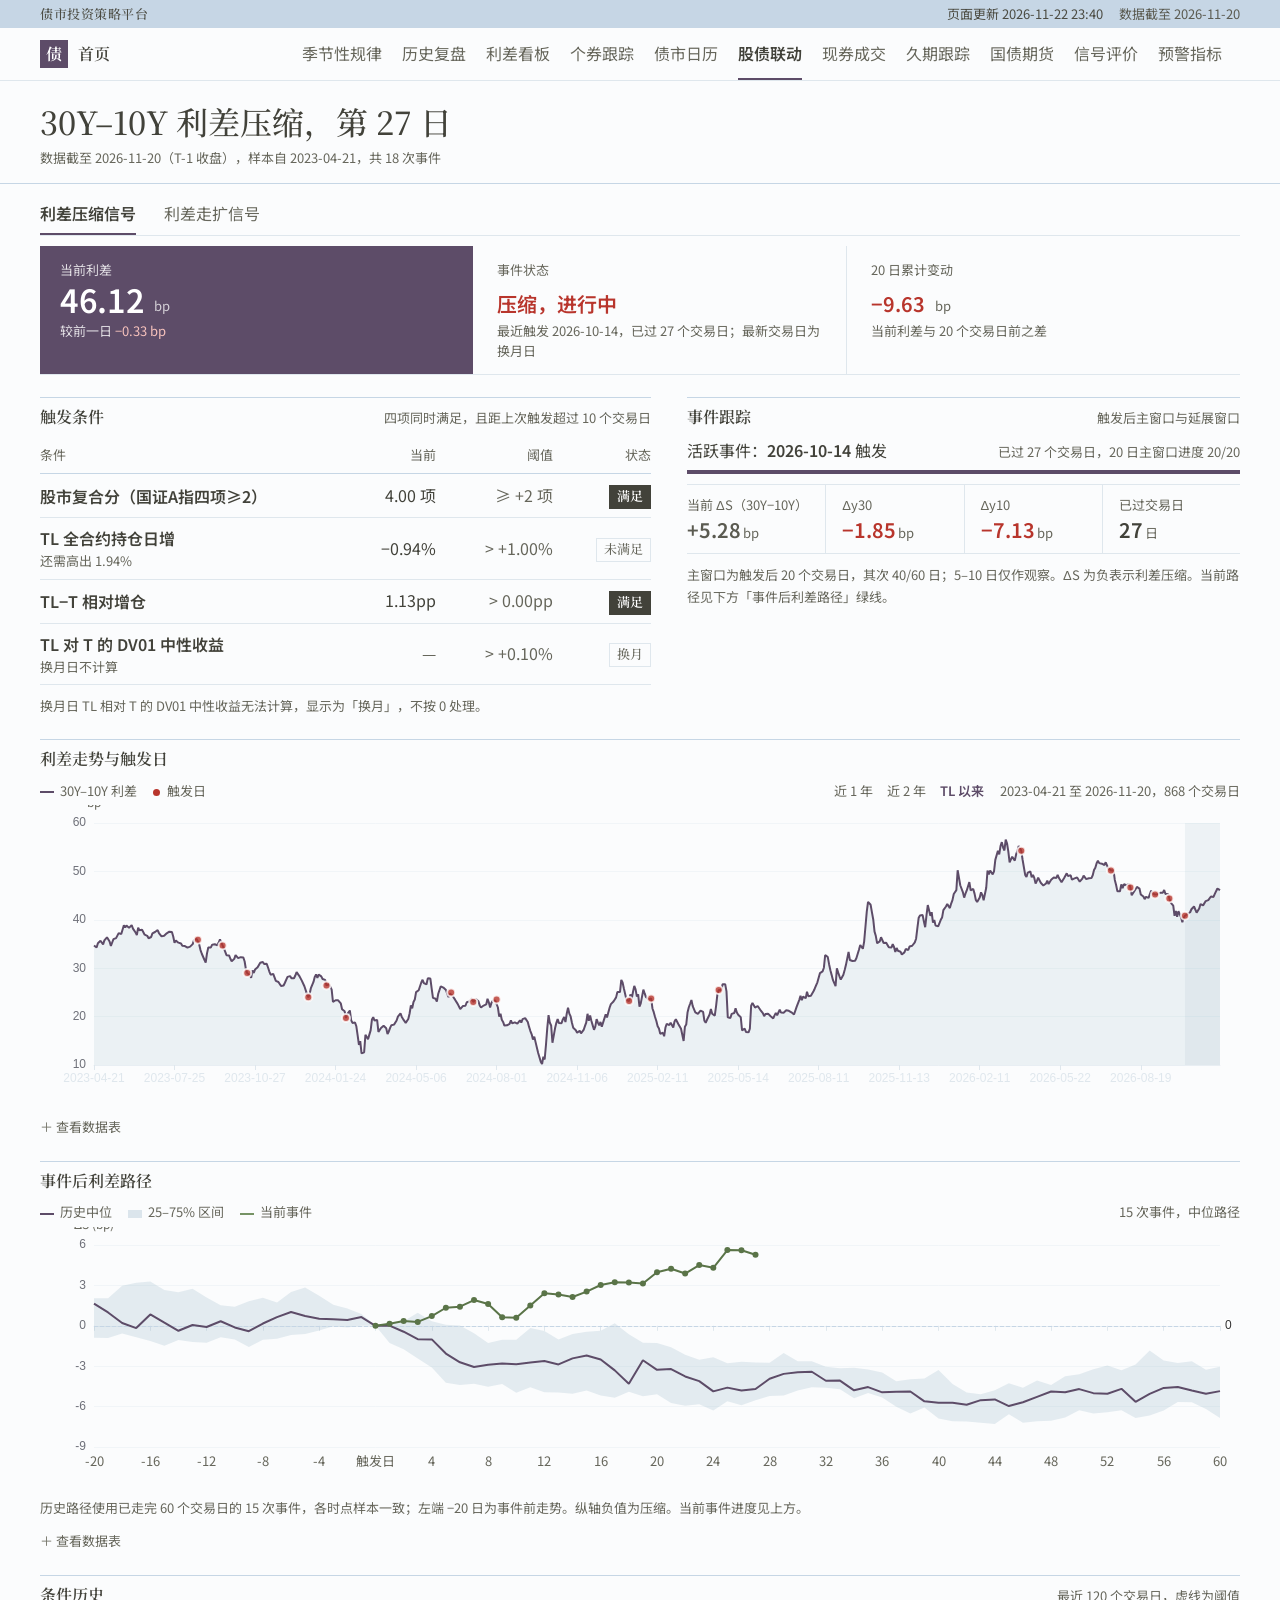
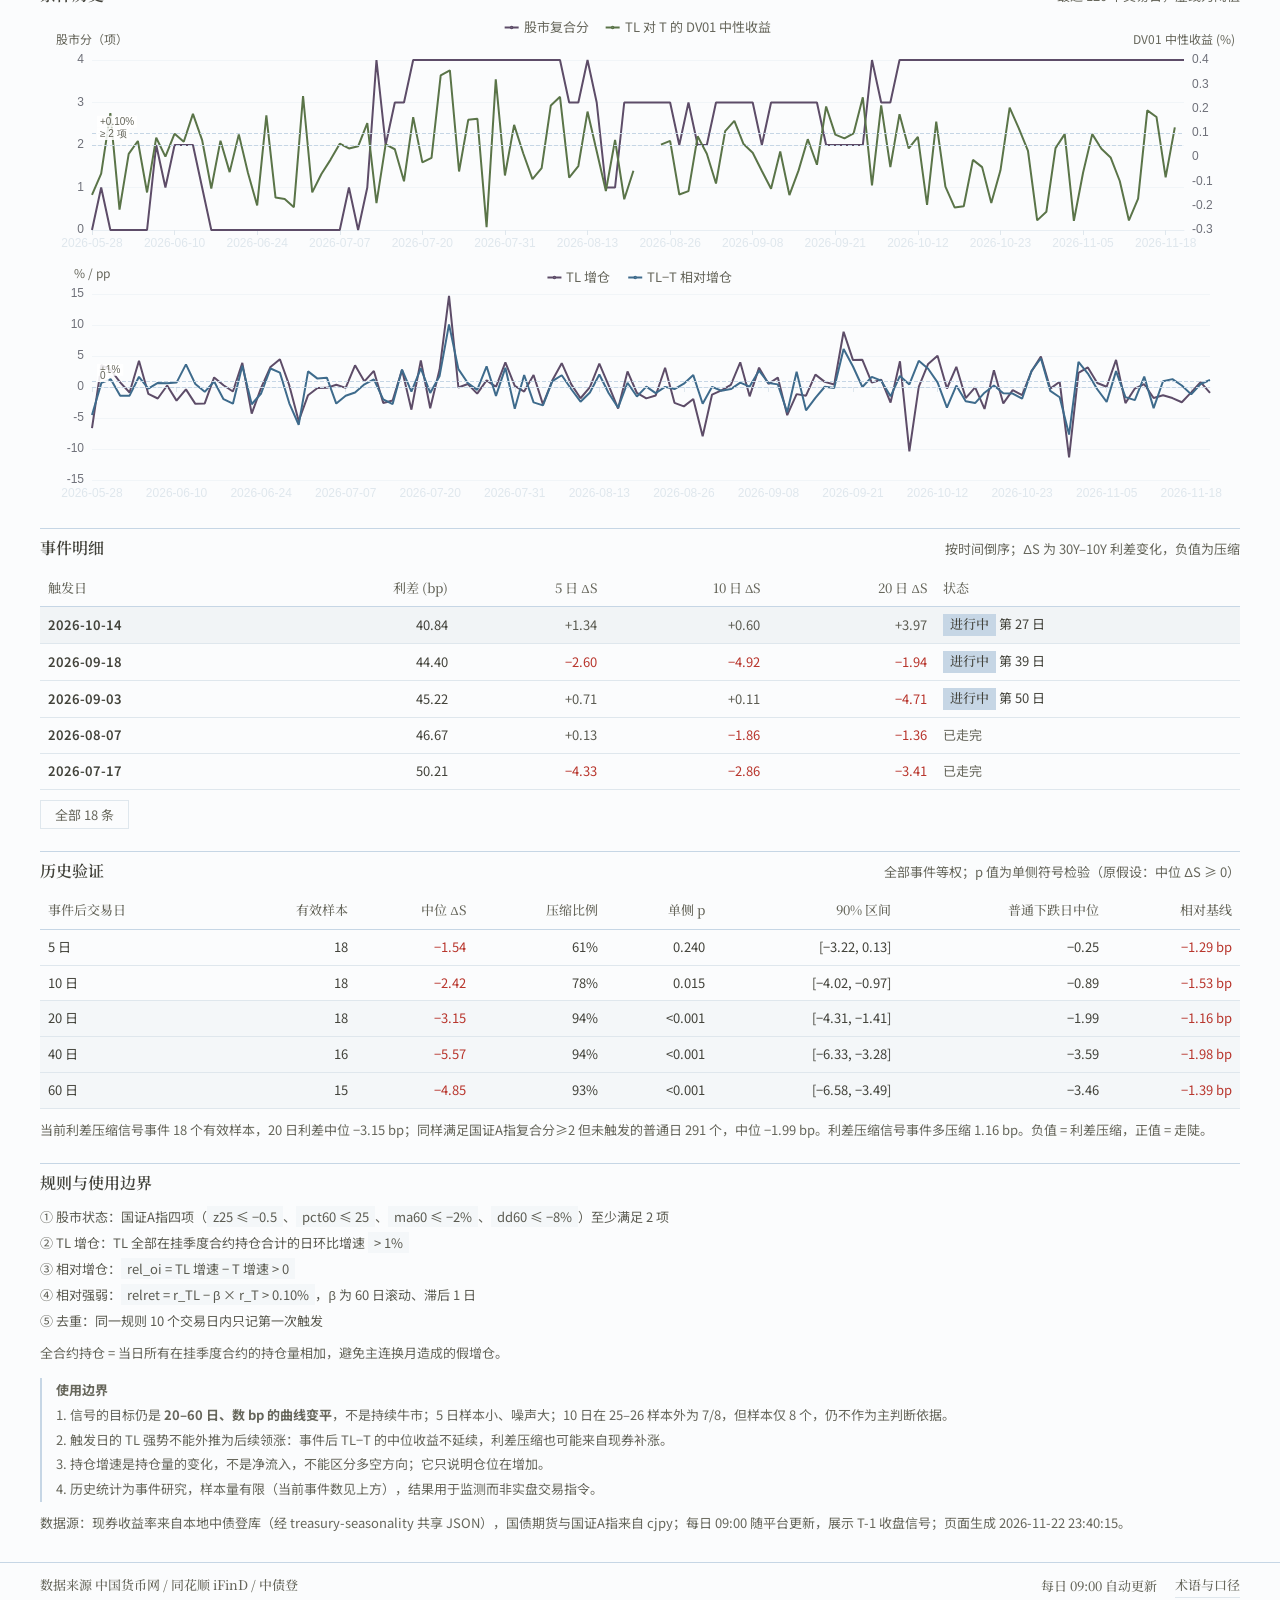
<file: stock-bond-monitor.html>
<!DOCTYPE html>
<html lang="zh-CN">
<head>
<meta charset="UTF-8">
<meta name="viewport" content="width=device-width, initial-scale=1.0">
<title>股债联动</title>
<script src="echarts.min.js"></script>
<style>
*{margin:0;padding:0;box-sizing:border-box}
body{background:var(--paper);color:var(--ink);font-family:var(--sans);font-size:var(--t-body);line-height:1.6}
.container{max-width:var(--site-max);margin:0 auto;padding:0 var(--site-gutter)}

/* 模式切换：文字标签 + 下划线 */
.mode-bar{display:flex;gap:28px;margin-top:12px;border-bottom:var(--hair) solid var(--rule)}
.view-tab{appearance:none;background:none;border:0;border-bottom:2px solid transparent;
  padding:6px 0 9px;margin-bottom:-0.5px;color:var(--muted);
  font-family:var(--sans);font-size:var(--t-body);line-height:1.4;cursor:pointer}
.view-tab:hover{color:var(--ink)}
.view-tab.active{color:var(--ink);font-weight:600;border-bottom-color:var(--violet)}
.view-tab:disabled{opacity:.4;cursor:not-allowed}

/* 判定带 */
.verdict{display:grid;grid-template-columns:1.1fr .95fr 1fr;margin-top:10px;
  border-bottom:var(--hair) solid var(--rule)}
.verdict>div{padding:14px 24px 14px 0;border-right:var(--hair) solid var(--rule);
  display:flex;flex-direction:column;min-width:0}
.verdict>div+div{padding-left:24px}
.verdict>div:last-child{border-right:0;padding-right:0}
.verdict .v-primary{background:var(--violet);color:#fff;border-right:0;padding:14px 20px}
.v-label{font-size:var(--t-small);color:var(--muted);line-height:1.5;margin-bottom:4px}
.v-primary .v-label{color:rgba(255,255,255,.82)}
.v-value{display:flex;align-items:flex-end;gap:8px;flex-wrap:wrap;min-height:34px}
.v-num{font-size:var(--t-display);font-weight:600;line-height:1.05;
  letter-spacing:-.01em;font-variant-numeric:tabular-nums}
.v-state{font-size:var(--t-figure);font-weight:600;line-height:1.3}
.v-delta{font-size:var(--t-figure);font-weight:600;line-height:1.3;
  font-variant-numeric:tabular-nums;color:var(--ink-2)}
.v-delta.emph{color:var(--sig-bull)}
.container.mode-widen .v-delta.emph{color:var(--sig-bear)}
.v-sub{font-size:var(--t-small);color:var(--muted);line-height:1.5;margin-top:4px}
.v-primary .v-sub{color:rgba(255,255,255,.82)}
.v-primary .t-bull{color:#F7C2BC}
.v-primary .t-bear{color:#A9D9BC}
.unit{font-size:var(--t-small);font-weight:400;color:var(--muted);margin-left:2px}
.v-primary .unit{color:rgba(255,255,255,.74)}

/* 章节 */
.section{padding-top:22px}
.section-head{border-top:var(--hair) solid var(--rule-strong);padding-top:8px;
  margin-bottom:10px;display:flex;justify-content:space-between;align-items:baseline;gap:16px}
/* 触发条件 + 事件跟踪：宽屏并排，事件跟踪不滚动就能看到（2026-10-29） */
.pair{display:grid;grid-template-columns:minmax(0,1.05fr) minmax(0,.95fr);column-gap:36px}
.pair>.section{min-width:0}
@media(max-width:1100px){.pair{grid-template-columns:1fr;column-gap:0}}
.section-head h2{font-family:var(--serif);font-size:var(--t-body);font-weight:600;line-height:1.4}
.section-head .sub{font-family:var(--sans);font-size:var(--t-small);color:var(--muted);
  line-height:1.5;text-align:right}

/* 条件表 */
.cond{display:grid;grid-template-columns:minmax(0,1.7fr) .62fr .62fr .5fr;gap:16px;
  align-items:center;padding:8px 0;border-bottom:var(--hair) solid var(--rule);
  font-size:var(--t-body)}
.cond.head{font-size:var(--t-small);color:var(--muted);padding:7px 0;
  border-bottom:var(--hair) solid var(--rule-strong)}
.cond .name{font-weight:600;line-height:1.5}
.cond .name .gap{display:block;font-size:var(--t-small);color:var(--muted);
  font-weight:400;margin-top:1px;line-height:1.5}
.cond .val,.cond .thr{text-align:right;font-variant-numeric:tabular-nums}
.cond .thr{color:var(--muted)}
.cond .state{text-align:right}
.tag{display:inline-block;background:var(--columbia);color:var(--ink);
  font-family:var(--serif);font-weight:500;font-size:var(--t-small);
  line-height:1.3;padding:2px 7px 3px;white-space:nowrap}
.tag.is-off{background:none;border:var(--hair) solid var(--rule);color:var(--muted)}
/* 触发条件：满足=深底白字，未满足=空心灰字，扫表即可分辨 */
.cond .tag{background:var(--ink);border:var(--hair) solid var(--ink);color:#fff;font-weight:600}
.cond .tag.is-off{background:none;border-color:var(--rule);color:var(--muted);font-weight:500}

/* 图 */
.figure{margin-top:2px}
.fig-head{display:flex;justify-content:space-between;align-items:center;
  gap:12px 16px;flex-wrap:wrap;margin-bottom:4px}
.legend{display:flex;gap:16px;flex-wrap:wrap;font-size:var(--t-small);color:var(--muted)}
.legend i{display:inline-block;width:14px;height:2px;background:var(--violet);
  vertical-align:middle;margin-right:6px}
.legend i.dot{width:7px;height:7px;border-radius:50%;background:var(--sig-bull);
  margin-right:7px}
.container.mode-widen .legend i.dot{background:var(--sig-bear)}
.legend i.band{height:8px;background:rgba(116,154,178,.24)}
.legend i.sm{background:var(--violet)}
.legend i.cur{background:var(--asparagus)}
.fig-tools{display:flex;align-items:center;gap:16px;flex-wrap:wrap}
.range-tabs{display:flex;gap:14px}
.range-tab{appearance:none;background:none;border:0;padding:0;color:var(--muted);
  font-family:var(--sans);font-size:var(--t-small);line-height:1.6;cursor:pointer}
.range-tab:hover{color:var(--ink)}
.range-tab.active{color:var(--violet);font-weight:600}
.fig-note{font-size:var(--t-small);color:var(--muted);font-variant-numeric:tabular-nums}
.chart{width:100%;height:300px}
.chart.sm{height:260px}
.chart.xs{height:240px}

/* 数据表折叠 */
.data-view{margin-top:8px}
.data-view summary{font-size:var(--t-small);color:var(--muted);cursor:pointer;
  list-style:none;display:inline-block}
.data-view summary::-webkit-details-marker{display:none}
.data-view summary::before{content:"＋ ";color:var(--faint)}
.data-view[open] summary::before{content:"－ "}
.data-view summary:hover{color:var(--violet)}
.data-view table{width:100%;border-collapse:collapse;font-size:var(--t-small);
  margin-top:6px;font-variant-numeric:tabular-nums}
.data-view th{font-family:var(--serif);font-weight:500;color:var(--muted);
  text-align:left;padding:6px 8px;border-bottom:var(--hair) solid var(--rule-strong)}
.data-view td{padding:6px 8px;border-bottom:var(--hair) solid var(--rule)}
.data-view .num{text-align:right}

/* 表格 */
.tbl{width:100%;border-collapse:collapse;font-size:var(--t-small);
  font-variant-numeric:tabular-nums}
.tbl th{font-family:var(--serif);font-weight:500;color:var(--muted);text-align:left;
  padding:8px;border-bottom:var(--hair) solid var(--rule-strong);white-space:nowrap}
.tbl td{padding:8px;border-bottom:var(--hair) solid var(--rule);white-space:nowrap}
.tbl .num{text-align:right}
.tbl .date{font-weight:600}
.tbl tr.key td{background:var(--paper-3)}
.tbl tr.current td{background:var(--paper-3)}
.tbl-wrap{overflow-x:auto}
.tbl-more{margin-top:10px}
.tbl-more button{appearance:none;background:none;border:var(--hair) solid var(--rule);
  padding:4px 14px;font-family:var(--sans);font-size:var(--t-small);
  color:var(--muted);cursor:pointer}
.tbl-more button:hover{border-color:var(--violet);color:var(--violet)}

/* 事件跟踪 */
.track-head{display:flex;justify-content:space-between;align-items:baseline;
  gap:8px 16px;flex-wrap:wrap;margin-bottom:2px}
.track-head .t{font-size:var(--t-body)}
.track-head .t b{font-weight:600}
.track-head .m{font-size:var(--t-small);color:var(--muted)}
.progress{height:4px;background:var(--paper-3);overflow:hidden;margin:6px 0 10px}
.progress>i{display:block;height:100%;background:var(--violet)}
.track-grid{display:grid;grid-template-columns:repeat(4,1fr);
  border-top:var(--hair) solid var(--rule);border-bottom:var(--hair) solid var(--rule)}
.track-grid .cell{padding:10px 16px 10px 0;min-width:0}
.track-grid .cell+.cell{border-left:var(--hair) solid var(--rule);padding-left:16px}
.track-grid .k{font-size:var(--t-small);color:var(--muted);line-height:1.5}
.track-grid .v{font-size:var(--t-figure);font-weight:600;line-height:1.3;
  font-variant-numeric:tabular-nums;margin-top:2px}
.track-grid .v .u{font-size:var(--t-small);color:var(--muted);font-weight:400;margin-left:2px}

/* 涨跌强调：压缩红、走扩绿（利差压缩=利好=红）；当前模式对应的信号侧着色 */
.container .pos,.container .neg{color:var(--ink-2)}
.container.mode-compress .neg{color:var(--sig-bull)}
.container.mode-widen .pos{color:var(--sig-bear)}

.note{font-size:var(--t-small);color:var(--muted);line-height:1.75;margin-top:10px}
.empty{padding:24px 0;color:var(--muted);font-size:var(--t-small)}
.muted{color:var(--muted)}
.rule-list{font-size:var(--t-small);color:var(--ink-2);line-height:2}
.rule-list code{font-family:var(--sans);background:var(--paper-3);padding:1px 6px}
.rule-list .dim{color:var(--muted)}
.boundary{font-size:var(--t-small);color:var(--muted);line-height:1.9;
  margin-top:12px;padding-left:14px;border-left:2px solid var(--columbia)}
.fatal{display:none;border-left:2px solid var(--violet);padding:12px 0 12px 14px;
  color:var(--ink);margin-top:16px}

@media(max-width:820px){
  .verdict{grid-template-columns:1fr}
  .verdict>div{border-right:0;border-bottom:var(--hair) solid var(--rule);padding:14px 0}
  .verdict>div+div{padding-left:0}
  .verdict>div:last-child{border-bottom:0}
  .verdict .v-primary{padding:14px 16px;border-bottom:0}
  .track-grid{grid-template-columns:1fr 1fr}
  .track-grid .cell:nth-child(3){border-left:0;padding-left:0}
  .cond{grid-template-columns:1.5fr .7fr .7fr .62fr;gap:10px;font-size:var(--t-small)}
  .chart{height:260px}
  .chart.sm{height:240px}
  .chart.xs{height:220px}
}
@media(max-width:560px){
  .section-head{flex-wrap:wrap;row-gap:2px}
  .section-head .sub{text-align:left;flex-basis:100%}
  .cond{gap:8px}
}
</style>
<!--THEME_START-->
<link rel="stylesheet" href="fonts.css">
<link rel="stylesheet" href="site.css">
<script src="site.js"></script>
<!--THEME_END-->
<!--FAVICON_START-->
<link rel="icon" href="favicon.ico" sizes="any">
<link rel="icon" type="image/png" sizes="32x32" href="favicon-32.png">
<link rel="icon" type="image/png" sizes="192x192" href="icon-192.png">
<link rel="manifest" href="site.webmanifest">
<meta name="theme-color" content="#FBFCFD">
<!--FAVICON_END-->
</head>
<body data-site="inner" data-page="stock-bond-monitor">
<!--NAV_START-->
<div class="site-utility"><div class="site-wrap"><span class="site-name">债市投资策略平台</span><span class="site-meta"><span class="site-stamp">页面更新 2026-11-22 23:40</span><span class="site-stamp site-stamp-data">数据截至 2026-11-20</span></span></div></div>
<nav class="site-nav" aria-label="模块导航"><div class="site-wrap"><a class="site-seal" href="index.html" aria-label="返回首页"><span class="seal-mark" aria-hidden="true">债</span><span class="seal-txt">首页</span></a><div class="site-links"><a href="bond-seasonality.html">季节性规律</a><a href="yield-seasonality.html">历史复盘</a><a href="spread-board.html">利差看板</a><a href="bond-tracking.html">个券跟踪</a><a href="bond-calendar.html">债市日历</a><a href="stock-bond-monitor.html" class="active" aria-current="page">股债联动</a><a href="bond-flow-lead.html">现券成交</a><a href="duration-tracking.html">久期跟踪</a><a href="treasury-futures.html">国债期货</a><a href="signal-eval.html">信号评价</a><a href="bond-alert.html">预警指标</a></div><button class="site-menu-btn" type="button" aria-expanded="false" aria-controls="site-menu">栏目</button></div><div class="site-menu" id="site-menu" hidden><a href="bond-seasonality.html">季节性规律</a><a href="yield-seasonality.html">历史复盘</a><a href="spread-board.html">利差看板</a><a href="bond-tracking.html">个券跟踪</a><a href="bond-calendar.html">债市日历</a><a href="stock-bond-monitor.html" class="active" aria-current="page">股债联动</a><a href="bond-flow-lead.html">现券成交</a><a href="duration-tracking.html">久期跟踪</a><a href="treasury-futures.html">国债期货</a><a href="signal-eval.html">信号评价</a><a href="bond-alert.html">预警指标</a></div></nav>
<script>(function(){var a=document.querySelector(".site-links a.active");if(a){var p=a.parentNode;p.scrollLeft=Math.max(0,a.offsetLeft-p.clientWidth/2+a.offsetWidth/2);}var b=document.querySelector(".site-menu-btn"),m=document.querySelector(".site-menu");if(!b||!m)return;function set(open){m.hidden=!open;b.setAttribute("aria-expanded",open?"true":"false");}b.addEventListener("click",function(e){e.stopPropagation();set(m.hidden);});document.addEventListener("click",function(e){if(!m.hidden&&e.target!==b&&!m.contains(e.target))set(false);});document.addEventListener("keydown",function(e){if(e.key==="Escape")set(false);});m.addEventListener("click",function(e){if(e.target.tagName==="A")set(false);});})();</script>
<!--NAV_END-->
<div class="header">
<h1 id="page-title">股债联动</h1>
<p id="data-info">数据范围：加载中...</p>
</div>
<div class="container" id="main">

<div class="mode-bar" id="mode-bar" role="tablist">
  <button class="view-tab active" data-mode="compress" role="tab">利差压缩信号</button>
  <button class="view-tab" data-mode="widen" role="tab">利差走扩信号</button>
</div>

<div id="fatal" class="fatal">
  <b>数据未加载</b><br>
  未找到 <code>window.MONITOR_DATA</code>。请确认同目录下的 <code>stock-bond-monitor-data.js</code> 已生成并随页面一同发布。
</div>

<section class="verdict">
  <div class="v-primary">
    <div class="v-label">当前利差</div>
    <div class="v-value"><span class="v-num" id="v-spread">—</span><span class="unit">bp</span></div>
    <div class="v-sub" id="v-spread-sub"></div>
  </div>
  <div>
    <div class="v-label">事件状态</div>
    <div class="v-value"><span class="v-state" id="v-state">—</span></div>
    <div class="v-sub" id="v-state-sub"></div>
  </div>
  <div>
    <div class="v-label">20 日累计变动</div>
    <div class="v-value"><span class="v-delta" id="v-delta">—</span><span class="unit">bp</span></div>
    <div class="v-sub" id="v-delta-sub"></div>
  </div>
</section>

<div class="pair">
<section class="section">
  <div class="section-head"><h2>触发条件</h2><span class="sub" id="cond-sub"></span></div>
  <div class="cond head">
    <span>条件</span><span class="val">当前</span><span class="thr">阈值</span><span class="state">状态</span>
  </div>
  <div id="conds"></div>
  <p class="note">换月日 TL 相对 T 的 <span title="DV01：收益率变动 1bp 时的合约价格变动，用于把 TL 与 T 的仓位折算到同一利率敏感度">DV01</span> 中性收益无法计算，显示为「换月」，不按 0 处理。</p>
</section>

<section class="section">
  <div class="section-head"><h2>事件跟踪</h2><span class="sub">触发后主窗口与延展窗口</span></div>
  <div id="event-box"></div>
</section>
</div>

<section class="section">
  <div class="section-head"><h2>利差走势与触发日</h2></div>
  <div class="figure">
    <div class="fig-head">
      <div class="legend">
        <span><i></i>30Y–10Y 利差</span>
        <span><i class="dot"></i>触发日</span>
      </div>
      <div class="fig-tools">
        <div class="range-tabs" id="range-seg">
          <button class="range-tab" data-range="1">近 1 年</button>
          <button class="range-tab" data-range="2">近 2 年</button>
          <button class="range-tab active" data-range="0">TL 以来</button>
        </div>
        <span class="fig-note" id="spread-note"></span>
      </div>
    </div>
    <div id="spread-chart" class="chart" role="img" aria-label="30Y–10Y 利差走势与触发日"></div>
    <details class="data-view"><summary>查看数据表</summary><div id="spread-table"></div></details>
  </div>
</section>

<section class="section">
  <div class="section-head"><h2>事件后利差路径</h2></div>
  <div class="figure">
    <div class="fig-head">
      <div class="legend">
        <span><i class="sm"></i>历史中位</span>
        <span><i class="band"></i>25–75% 区间</span>
        <span id="lg-active"><i class="cur"></i>当前事件</span>
      </div>
      <span class="fig-note" id="path-note-top"></span>
    </div>
    <div id="path-chart" class="chart sm" role="img" aria-label="事件后利差路径"></div>
    <p class="note" id="path-note"></p>
    <details class="data-view"><summary>查看数据表</summary><div id="path-table"></div></details>
  </div>
</section>

<section class="section">
  <div class="section-head"><h2>条件历史</h2><span class="sub">最近 120 个交易日，虚线为阈值</span></div>
  <div id="cond-chart-a" class="chart xs"></div>
  <div id="cond-chart-b" class="chart xs" style="margin-top:10px"></div>
</section>

<section class="section">
  <div class="section-head"><h2>事件明细</h2><span class="sub" id="event-sub"></span></div>
  <div class="tbl-wrap">
    <table class="tbl">
      <thead><tr>
        <th>触发日</th><th class="num">利差 (bp)</th>
        <th class="num">5 日 ΔS</th><th class="num">10 日 ΔS</th><th class="num">20 日 ΔS</th>
        <th>状态</th>
      </tr></thead>
      <tbody id="event-tbody"></tbody>
      <tbody id="event-tbody-more" style="display:none"></tbody>
    </table>
  </div>
  <div id="event-empty" class="empty" style="display:none">尚未出现触发事件。</div>
  <div class="tbl-more" id="event-more-wrap" style="display:none">
    <button type="button" id="show-all" aria-expanded="false">全部</button>
  </div>
</section>

<section class="section">
  <div class="section-head"><h2>历史验证</h2><span class="sub" id="kpi-sub"></span></div>
  <div class="tbl-wrap">
  <table class="tbl">
    <thead><tr>
      <th>事件后交易日</th><th class="num">有效样本</th><th class="num">中位 ΔS</th>
      <th class="num" id="hit-head">压缩比例</th><th class="num">单侧 p</th>
      <th class="num">90% 区间</th><th class="num" id="base-head">普通下跌日中位</th>
      <th class="num">相对基线</th>
    </tr></thead>
    <tbody id="kpi-tbody"></tbody>
  </table>
  </div>
  <p class="note" id="verify-note"></p>
  <div id="split-wrap" style="display:none;margin-top:24px">
    <div class="section-head"><h2>分样本验证</h2><span class="sub">23–24 训练 / 25–26 样本外</span></div>
    <div class="tbl-wrap">
    <table class="tbl">
      <thead><tr>
        <th>事件后交易日</th><th class="num">训练样本</th><th class="num">训练走扩率</th>
        <th class="num">训练 p</th><th class="num">样本外样本</th><th class="num">样本外走扩率</th>
        <th class="num">样本外 p</th><th class="num">仅股市上涨基线（样本外）</th>
        <th class="num">样本外增量</th>
      </tr></thead>
      <tbody id="split-tbody"></tbody>
    </table>
    </div>
    <p class="note">样本外从 2025-01-01 起；事件结果日也必须落在样本外，避免用训练期结果验证。分样本基线为同一股市复合分≥2 条件下按 10 日去重的普通上涨日（不要求 rel_oi/relret）；上方 KPI 的基线为未去重的全部普通上涨日。</p>
  </div>
</section>

<section class="section">
  <div class="section-head"><h2>规则与使用边界</h2></div>
  <div class="rule-list" id="rule-box"></div>
  <div class="boundary" id="boundary-box"></div>
  <p class="note">数据源：现券收益率来自本地中债登库（经 treasury-seasonality 共享 JSON），国债期货与国证A指来自 cjpy；每日 09:00 随平台更新，展示 T-1 收盘信号；页面生成 <span id="gen-note"></span>。</p>
</section>

</div>
<script src="stock-bond-monitor-data.js"></script>
<script>
(function(){
'use strict';

var D = window.MONITOR_DATA;
if (!D || !D.meta) {
  document.getElementById('fatal').style.display = 'block';
  document.getElementById('data-info').textContent = '数据加载失败';
  return;
}

var H = D.history || {};
var dates = H.dates || [];
var MODES = { compress: D, widen: D.widening || null };
var mode = (location.hash === '#widen' && MODES.widen) ? 'widen' : 'compress';
var charts = [];

function $(id){ return document.getElementById(id); }
function num(v){ return (v === null || v === undefined || isNaN(v)) ? null : Number(v); }
function fmt(v, d){
  if (d === undefined) d = 2;
  var x = num(v);
  if (x === null) return '—';
  if (x < 0) return '−' + Math.abs(x).toFixed(d);
  return (x > 0 ? '+' : '') + x.toFixed(d);
}
function fmtPlain(v, d){
  if (d === undefined) d = 2;
  var x = num(v);
  if (x === null) return '—';
  return x < 0 ? '−' + Math.abs(x).toFixed(d) : x.toFixed(d);
}
function fmtPct(v, d){
  if (d === undefined) d = 0;
  var x = num(v);
  return x === null ? '—' : (x * 100).toFixed(d) + '%';
}
function signLabel(v, d){
  var x = num(v);
  if (x === null) return '—';
  if (d === undefined) d = 2;
  if (x > 0) return '+' + x.toFixed(d);
  if (x < 0) return '−' + Math.abs(x).toFixed(d);
  return x.toFixed(d);
}
function cls(v){ var x = num(v); return x === null ? 'muted' : (x < 0 ? 'neg' : 'pos'); }
function tooltipNum(v, unit, d){
  var x = num(v);
  if (x === null) return '—';
  return x.toFixed(d === undefined ? 2 : d) + (unit || '');
}
function isoMinusDays(iso, days){
  var p = iso.split('-').map(Number);
  var t = Date.UTC(p[0], p[1] - 1, p[2]) - days * 86400000;
  return new Date(t).toISOString().slice(0, 10);
}
function hitFrac(s){
  if (!s || num(s.hit) === null || !s.n) return '—';
  return Math.round(s.hit * s.n) + '/' + s.n + '=' + (s.hit * 100).toFixed(1) + '%';
}
function pText(p){
  var x = num(p);
  if (x === null) return '—';
  return x < 0.001 ? '<0.001' : x.toFixed(3);
}
function initChart(id){
  var el = $(id);
  var old = echarts.getInstanceByDom(el);
  if (old) old.dispose();
  var c = echarts.init(el);
  charts.push(c);
  return c;
}
function markLine(value, label){
  if (value === null) return null;
  return {
    symbol: 'none', silent: true,
    lineStyle: { color: C.columbia, type: 'dashed', width: 1 },
    label: {
      formatter: label, position: 'insideStartTop', fontSize: 10,
      backgroundColor: 'rgba(255,255,255,0.88)', padding: [1, 3], color: C.muted
    },
    data: [{ yAxis: value }]
  };
}

/* 色板（与 site.css 一致；site.js 也会把旧色映射到同族） */
var C = {
  violet: '#5D4C68', green: '#769365', air: '#749AB2',
  /* 方向色：压缩（利多债）= 红，走扩（利空债）= 绿，与 site.css --sig-bull/--sig-bear 一致 */
  bull: '#B8352C', bear: '#1E6B43',
  columbia: '#C6D6E5', ink: '#42423A', ink2: '#5B5B51',
  muted: '#66665B', grid: '#E7EEF3', rule: '#DFE7ED', paper: '#FFFFFF'
};

function render(){
  var P = MODES[mode];
  if (!P) return;
  charts = [];
  var meta = P.meta || {};
  var cur = P.current || {};
  var last = P.last_event;
  var isWiden = meta.direction === 'widen';
  var trigArr = isWiden ? (H.trigger_widen || []) : (H.trigger || []);
  var keyHs = meta.key_horizons || (isWiden ? [10, 40, 60] : [20, 40, 60]);
  var dirWord = isWiden ? '走扩' : '压缩';
  var mainWin = num(meta.main_window) || (isWiden ? 10 : 20);

  $('main').className = 'container mode-' + mode;

  // 顶部切换
  var btns = $('mode-bar').querySelectorAll('.view-tab');
  for (var bi = 0; bi < btns.length; bi++) {
    var bm = btns[bi].getAttribute('data-mode');
    btns[bi].classList.toggle('active', bm === mode);
    btns[bi].disabled = !MODES[bm];
  }

  var title = '30Y–10Y 利差' + dirWord;
  if (last && last.active) title += '，第 ' + last.elapsed + ' 日';
  $('page-title').textContent = title;
  $('data-info').textContent =
    '数据截至 ' + meta.as_of + '（T-1 收盘），样本自 ' + meta.start +
    '，共 ' + meta.event_count + ' 次事件';
  $('gen-note').textContent = meta.generated_at;

  // 判定带
  var prevSpread = dates.length > 1 ? H.spread[dates.length - 2] : null;
  var spreadDelta = (num(cur.spread) !== null && num(prevSpread) !== null)
    ? cur.spread - prevSpread : null;
  $('v-spread').textContent = fmtPlain(cur.spread, 2);
  if (spreadDelta === null) {
    $('v-spread-sub').textContent = '较前一日 —';
  } else {
    var dCls = spreadDelta > 0 ? 't-bear' : (spreadDelta < 0 ? 't-bull' : '');
    $('v-spread-sub').innerHTML = '较前一日 <span class="' + dCls + '">' +
      fmt(spreadDelta, 2) + ' bp</span>';
  }

  var stateTxt, stateSub;
  if (last) {
    stateTxt = dirWord + '，' + (last.active ? '进行中' : '已结束');
    stateSub = '最近触发 ' + last.date + '，已过 ' + last.elapsed + ' 个交易日';
  } else {
    stateTxt = '未触发';
    stateSub = '样本自 ' + meta.start;
  }
  if (meta.roll_day) stateSub += '；最新交易日为换月日';
  $('v-state').textContent = stateTxt;
  /* 进行中的事件方向是核心信号：压缩红、走扩绿；已结束/未触发保持墨色 */
  $('v-state').className = 'v-state' + ((last && last.active) ? (isWiden ? ' t-bear' : ' t-bull') : '');
  $('v-state-sub').textContent = stateSub;

  var sr20 = num(cur.sr20);
  var deltaEl = $('v-delta');
  deltaEl.textContent = sr20 === null ? '—' : signLabel(sr20, 2);
  deltaEl.className = 'v-delta' + (sr20 === null ? '' :
    ((isWiden ? sr20 > 0 : sr20 < 0) ? ' emph' : ''));
  $('v-delta-sub').textContent = '当前利差与 20 个交易日前之差';

  // 条件清单
  var opMap = { '<=': '≤ ', '>=': '≥ ', '>': '> ', '<': '< ' };
  var gapPrefix = { '<=': '还需下跌 ', '>=': '还需上涨 ', '>': '还需高出 ', '<': '还需低出 ' };
  $('cond-sub').textContent = (isWiden ? '三项' : '四项') +
    '同时满足，且距上次触发超过 10 个交易日';
  $('conds').innerHTML = (P.conditions || []).map(function(c){
    var v = num(c.value);
    var isNa = (v === null);
    var stateHtml, gapTxt;
    if (isNa) {
      stateHtml = '<span class="tag is-off">换月</span>';
      gapTxt = '换月日不计算';
    } else if (c.pass) {
      stateHtml = '<span class="tag">满足</span>';
      gapTxt = '';
    } else {
      stateHtml = '<span class="tag is-off">未满足</span>';
      gapTxt = (c.gap !== null && c.gap !== undefined)
        ? (gapPrefix[c.op] || '距阈值 ') + num(c.gap).toFixed(2) + c.unit
        : '距阈值 —';
    }
    var thrDigits = (c.key === 'sr40' || c.key === 'stock_score') ? 0 : 2;
    var u = (c.unit === '项') ? ' 项' : c.unit;
    var thr = (opMap[c.op] || '') + signLabel(c.threshold, thrDigits) + u;
    return '<div class="cond">' +
      '<div class="name">' + c.label +
        (gapTxt ? '<span class="gap">' + gapTxt + '</span>' : '') + '</div>' +
      '<div class="val ' + (isNa ? 'muted' : '') + '">' +
        (isNa ? '—' : fmtPlain(v, c.key === 'relret' ? 3 : 2) + u) + '</div>' +
      '<div class="thr">' + thr + '</div>' +
      '<div class="state">' + stateHtml + '</div>' +
      '</div>';
  }).join('');

  // 事件跟踪
  $('event-box').innerHTML = (function(){
    if (!last) {
      return '<div class="empty">尚未出现 ' +
        (isWiden ? '利差走扩信号' : '利差压缩信号') + '触发事件。</div>';
    }
    var active = last.active;
    var head = active
      ? '活跃事件：<b>' + last.date + '</b> 触发'
      : '最近事件：<b>' + last.date + '</b>，已结束';
    var elapsed = last.elapsed;
    var progress = Math.min(1, elapsed / mainWin) * 100;
    var note = isWiden
      ? '主窗口为触发后 10 个交易日，其次 40/60 日；10/20 日样本外均不高于仅股市复合分基线，40 日略高但属延展窗口，仅作观察。ΔS 为正表示利差走扩。'
      : '主窗口为触发后 20 个交易日，其次 40/60 日；5–10 日仅作观察。ΔS 为负表示利差压缩。';
    return '<div class="track-head"><span class="t">' + head + '</span>' +
      '<span class="m">' + (active
        ? '已过 ' + elapsed + ' 个交易日，' + mainWin + ' 日主窗口进度 ' +
          Math.min(elapsed, mainWin) + '/' + mainWin
        : '距触发已 ' + elapsed + ' 个交易日，主窗口与延展窗口均已走完') +
      '</span></div>' +
      '<div class="progress"><i style="width:' + progress + '%"></i></div>' +
      '<div class="track-grid">' +
        '<div class="cell"><div class="k">' + (active ? '当前' : '事件后') +
          ' ΔS（30Y−10Y）</div>' +
          '<div class="v ' + cls(last.dS) + '">' + fmt(last.dS, 2) +
          '<span class="u">bp</span></div></div>' +
        '<div class="cell"><div class="k">Δy30</div>' +
          '<div class="v ' + cls(last.dy30) + '">' + fmt(last.dy30, 2) +
          '<span class="u">bp</span></div></div>' +
        '<div class="cell"><div class="k">Δy10</div>' +
          '<div class="v ' + cls(last.dy10) + '">' + fmt(last.dy10, 2) +
          '<span class="u">bp</span></div></div>' +
        '<div class="cell"><div class="k">已过交易日</div>' +
          '<div class="v">' + elapsed + '<span class="u">日</span></div></div>' +
      '</div>' +
      '<p class="note">' + note +
      (active ? '当前路径见下方「事件后利差路径」绿线。' : '') + '</p>';
  })();

  // 利差走势
  var spreadChart = initChart('spread-chart');
  var range = 0;
  function rangeStart(rs){
    if (!rs) return 0;
    var cutoff = isoMinusDays(meta.as_of, rs * 365);
    for (var i = 0; i < dates.length; i++) {
      if (dates[i] >= cutoff) return i;
    }
    return 0;
  }
  function spreadTableHtml(start){
    var n = dates.length;
    var step = Math.max(1, Math.ceil((n - start) / 10));
    var set = {};
    for (var i = n - 1; i >= start; i -= step) set[i] = 1;
    set[start] = 1;
    for (var j = start; j < n; j++) if (trigArr[j]) set[j] = 1;
    var idx = Object.keys(set).map(Number).sort(function(a, b){ return b - a; });
    var rows = idx.map(function(i){
      return '<tr><td class="date">' + dates[i] + '</td>' +
        '<td class="num">' + fmtPlain(H.spread[i], 2) + '</td>' +
        '<td>' + (trigArr[i] ? '是' : '否') + '</td></tr>';
    }).join('');
    return '<table><thead><tr><th>日期</th><th class="num">利差 (bp)</th>' +
      '<th>触发</th></tr></thead><tbody>' + rows + '</tbody></table>';
  }
  function spreadOption(rs){
    var start = rangeStart(rs);
    var x = dates.slice(start);
    var y = H.spread.slice(start);
    var trig = [];
    for (var i = start; i < dates.length; i++) {
      trig.push(trigArr[i] ? H.spread[i] : null);
    }
    var trigColor = isWiden ? C.bear : C.bull;
    var markArea = { silent: true, itemStyle: { color: 'rgba(116,154,178,0.10)' }, data: [] };
    if (last && last.active) {
      var ei = dates.indexOf(last.date);
      if (ei >= 0) {
        var ej = Math.min(dates.length - 1, ei + 60);
        markArea.data.push([
          { xAxis: dates[Math.max(ei, start)] },
          { xAxis: dates[ej] }
        ]);
      }
    }
    return {
      animation: false,
      grid: { left: 54, right: 20, top: 18, bottom: 40 },
      tooltip: {
        trigger: 'axis',
        formatter: function(ps){
          var i = ps[0].dataIndex;
          var out = '<b>' + x[i] + '</b><br>利差：' + tooltipNum(y[i], ' bp', 2);
          var gi = start + i;
          if (trigArr[gi]) {
            out += '<br><span style="color:' + trigColor + '">● ' +
              (isWiden ? '利差走扩信号' : '利差压缩信号') + '触发</span>';
          }
          return out;
        }
      },
      xAxis: {
        type: 'category', data: x, boundaryGap: false,
        axisLine: { lineStyle: { color: C.rule } }
      },
      yAxis: {
        type: 'value', name: 'bp', nameTextStyle: { color: C.muted },
        scale: true,
        splitLine: { lineStyle: { color: C.grid } }
      },
      series: [
        {
          name: '30Y–10Y', type: 'line', data: y, showSymbol: false,
          lineStyle: { color: C.violet, width: 2 },
          itemStyle: { color: C.violet },
          areaStyle: { color: 'rgba(116,154,178,0.16)' },
          markArea: markArea
        },
        {
          name: (isWiden ? '利差走扩信号触发' : '利差压缩信号触发'), type: 'scatter', data: trig,
          symbolSize: 8, itemStyle: { color: trigColor, borderColor: C.paper, borderWidth: 2 },
          tooltip: { show: false }, z: 6
        }
      ]
    };
  }
  function paintSpread(rs){
    var start = rangeStart(rs);
    spreadChart.setOption(spreadOption(rs), true);
    $('spread-note').textContent = dates[start] + ' 至 ' + meta.as_of +
      '，' + (dates.length - start) + ' 个交易日';
    $('spread-table').innerHTML = spreadTableHtml(start);
  }
  paintSpread(range);
  $('range-seg').onclick = function(e){
    var t = e.target;
    if (!t.classList.contains('range-tab')) return;
    var segs = $('range-seg').querySelectorAll('.range-tab');
    for (var i = 0; i < segs.length; i++) segs[i].classList.remove('active');
    t.classList.add('active');
    range = Number(t.getAttribute('data-range'));
    paintSpread(range);
  };

  // 事件后路径
  var path = P.path || [];
  var activePath = P.active_path || [];
  var offsets = path.map(function(r){ return String(r.offset); });
  var q25 = path.map(function(r){ return num(r.q25); });
  var q75 = path.map(function(r){ return num(r.q75); });
  var med = path.map(function(r){ return num(r.median); });
  var band = path.map(function(r){
    var a = num(r.q25), b = num(r.q75);
    return (a === null || b === null) ? null : b - a;
  });
  var activeMap = {};
  activePath.forEach(function(r){ activeMap[r.offset] = r.dS; });
  var activeLine = path.map(function(r){
    return activeMap.hasOwnProperty(r.offset) ? activeMap[r.offset] : null;
  });
  var pathChart = initChart('path-chart');
  pathChart.setOption({
    animation: false,
    grid: { left: 54, right: 20, top: 18, bottom: 40 },
    tooltip: {
      trigger: 'axis',
      formatter: function(ps){
        var i = ps[0].dataIndex;
        var r = path[i];
        var out = '<b>事件后 ' + (r.offset > 0 ? '+' : '') + r.offset + ' 日</b><br>' +
          '中位 ΔS：' + tooltipNum(r.median, ' bp', 2) + '<br>' +
          '25–75%：' + tooltipNum(r.q25, '', 2) + ' ~ ' + tooltipNum(r.q75, '', 2) + '<br>' +
          '样本：' + r.n;
        if (activeLine[i] !== null) {
          out += '<br><span style="color:' + C.green + '">当前事件：' +
            tooltipNum(activeLine[i], ' bp', 2) + '</span>';
        }
        return out;
      }
    },
    xAxis: {
      type: 'category', data: offsets, boundaryGap: false,
      axisLabel: {
        formatter: function(v){ return v === '0' ? '触发日' : v; }
      },
      axisLine: { lineStyle: { color: C.rule } }
    },
    yAxis: {
      type: 'value', name: 'ΔS (bp)', nameTextStyle: { color: C.muted },
      splitLine: { lineStyle: { color: C.grid } }
    },
    series: [
      {
        name: 'band-base', type: 'line', data: q25, stack: 'band',
        stackStrategy: 'all', symbol: 'none', lineStyle: { opacity: 0 },
        areaStyle: { color: 'transparent' }, silent: true, tooltip: { show: false }
      },
      {
        name: '25–75% 区间', type: 'line', data: band, stack: 'band',
        stackStrategy: 'all', symbol: 'none', lineStyle: { opacity: 0 },
        areaStyle: { color: 'rgba(116,154,178,0.24)' },
        itemStyle: { color: C.air },
        silent: true, tooltip: { show: false }
      },
      {
        name: '历史中位', type: 'line', data: med, symbol: 'none',
        lineStyle: { color: C.violet, width: 2 },
        itemStyle: { color: C.violet }, z: 5,
        markLine: {
          symbol: 'none', silent: true,
          lineStyle: { color: C.columbia, type: 'dashed', width: 1 },
          data: [{ yAxis: 0 }]
        }
      },
      {
        name: '当前事件', type: 'line', data: activeLine,
        symbol: 'circle', symbolSize: 6, connectNulls: false,
        lineStyle: { color: C.green, width: 2 }, itemStyle: { color: C.green },
        z: 7
      }
    ]
  }, true);
  $('path-note').textContent = path.length
    ? ('历史路径使用已走完 60 个交易日的 ' + meta.path_event_count +
       ' 次事件，各时点样本一致；左端 −20 日为事件前走势。' +
       (isWiden ? '纵轴正值为走扩。' : '纵轴负值为压缩。') +
       '当前事件进度见上方。')
    : '当前没有已走完 60 个交易日的事件，历史路径暂不可用。';
  $('path-note-top').textContent = path.length
    ? (meta.path_event_count + ' 次事件，中位路径')
    : '';
  var hasActive = false;
  for (var ai = 0; ai < activeLine.length; ai++) {
    if (activeLine[ai] !== null) { hasActive = true; break; }
  }
  $('lg-active').style.display = hasActive ? '' : 'none';
  var pathRows = path.filter(function(r, i){
    return r.offset % 10 === 0 || i === path.length - 1;
  });
  $('path-table').innerHTML = '<table><thead><tr>' +
    '<th>事件后日</th><th class="num">中位 ΔS</th><th class="num">25%</th>' +
    '<th class="num">75%</th><th class="num">样本</th></tr></thead><tbody>' +
    pathRows.map(function(r){
      return '<tr><td>' + (r.offset === 0 ? '触发日' : (r.offset > 0 ? '+' : '') + r.offset + ' 日') + '</td>' +
        '<td class="num">' + fmtPlain(r.median, 2) + '</td>' +
        '<td class="num">' + fmtPlain(r.q25, 2) + '</td>' +
        '<td class="num">' + fmtPlain(r.q75, 2) + '</td>' +
        '<td class="num">' + r.n + '</td></tr>';
    }).join('') + '</tbody></table>';

  // 条件历史
  var N = 120;
  var hStart = Math.max(0, dates.length - N);
  var hDates = dates.slice(hStart);
  function histSlice(arr){ return arr.slice(hStart); }
  var condA = initChart('cond-chart-a');
  var condB = initChart('cond-chart-b');
  function condTooltip(ps){
    var i = ps[0].dataIndex;
    var out = '<b>' + hDates[i] + '</b>';
    ps.forEach(function(p){
      if (p.seriesName === 'band') return;
      var v = num(p.value);
      out += '<br>' + p.marker + p.seriesName + '：' +
        (v === null ? '—' : v.toFixed(2) +
          (p.seriesName.indexOf('股市分') >= 0 ? ' 项' :
           p.seriesName.indexOf('DV01') >= 0 ? '%' : ''));
    });
    return out;
  }
  var rule = P.rule || {};
  var scoreThr = num(rule.stock_score_min) || 2;
  var relThr = num(rule.rel_thr);
  var tlThr = num(rule.tl_oi_thr);
  var relOiThr = num(rule.rel_oi_thr);
  var scoreLine = markLine(scoreThr, '≥ ' + scoreThr + ' 项');
  var relLine = markLine(relThr, signLabel(relThr, 2) + '%');
  var tlLine = markLine(tlThr === null ? 0 : tlThr,
    rule.tl_oi_required ? (signLabel(tlThr, 0) + '%') : '0（参考）');
  var relOiLine = markLine(relOiThr,
    (relOiThr === 0 ? '0' : signLabel(relOiThr, 2)));

  var scoreSeries = {
    name: '股市复合分', type: 'line',
    data: histSlice(isWiden ? H.score_up : H.score_down), showSymbol: false,
    lineStyle: { color: C.violet, width: 2 }, itemStyle: { color: C.violet }
  };
  if (scoreLine) scoreSeries.markLine = scoreLine;
  var rrSeries = {
    name: 'TL 对 T 的 DV01 中性收益', type: 'line', yAxisIndex: 1, data: histSlice(H.relret),
    showSymbol: false, connectNulls: false,
    lineStyle: { color: C.green, width: 2 }, itemStyle: { color: C.green }
  };
  if (relLine) rrSeries.markLine = relLine;

  condA.setOption({
    animation: false,
    /* top 44：给两行轴名与图例留出分隔，窄屏下图例与右轴名不再重叠 */
    grid: { left: 52, right: 56, top: 44, bottom: 26 },
    legend: { top: 0, left: 'center', itemWidth: 14, itemHeight: 2, itemGap: 16 },
    tooltip: { trigger: 'axis', formatter: condTooltip },
    xAxis: {
      type: 'category', data: hDates, boundaryGap: false,
      axisLine: { lineStyle: { color: C.rule } }
    },
    yAxis: [
      { type: 'value', name: '股市分（项）', min: 0, max: 4, interval: 1,
        nameTextStyle: { color: C.muted },
        splitLine: { lineStyle: { color: C.grid } } },
      { type: 'value', name: 'DV01 中性收益 (%)', nameTextStyle: { color: C.muted },
        splitLine: { show: false } }
    ],
    series: [scoreSeries, rrSeries]
  }, true);

  var tlSeries = {
    name: 'TL 增仓', type: 'line', data: histSlice(H.g_tl), showSymbol: false,
    lineStyle: { color: C.violet, width: 2 }, itemStyle: { color: C.violet }
  };
  if (tlLine) tlSeries.markLine = tlLine;
  var oiSeries = {
    name: 'TL−T 相对增仓', type: 'line', data: histSlice(H.rel_oi), showSymbol: false,
    lineStyle: { color: C.air, width: 2 }, itemStyle: { color: C.air }
  };
  if (relOiLine) oiSeries.markLine = relOiLine;

  condB.setOption({
    animation: false,
    grid: { left: 52, right: 30, top: 28, bottom: 26 },
    legend: { top: 0, left: 'center', itemWidth: 14, itemHeight: 2, itemGap: 16 },
    tooltip: {
      trigger: 'axis',
      formatter: function(ps){
        var i = ps[0].dataIndex;
        var out = '<b>' + hDates[i] + '</b>';
        ps.forEach(function(p){
          var v = num(p.value);
          out += '<br>' + p.marker + p.seriesName + '：' +
            (v === null ? '—' : v.toFixed(2));
        });
        return out;
      }
    },
    xAxis: {
      type: 'category', data: hDates, boundaryGap: false,
      axisLine: { lineStyle: { color: C.rule } }
    },
    yAxis: {
      type: 'value', name: '% / pp', nameTextStyle: { color: C.muted },
      splitLine: { lineStyle: { color: C.grid } }
    },
    series: [tlSeries, oiSeries]
  }, true);

  // 事件明细
  $('event-sub').textContent = '按时间倒序；ΔS 为 30Y–10Y 利差变化，' +
    (isWiden ? '正值为走扩' : '负值为压缩');
  var evs = (P.events || []).slice().reverse();
  function eventRow(e){
    var isActive = (last && e.date === last.date && e.status === 'active');
    var status = e.status === 'active'
      ? '<span class="tag">进行中</span> 第 ' + e.elapsed + ' 日'
      : '<span class="muted">已走完</span>';
    return '<tr' + (isActive ? ' class="current"' : '') + '>' +
      '<td class="date">' + e.date + '</td>' +
      '<td class="num">' + fmtPlain(e.spread, 2) + '</td>' +
      '<td class="num ' + cls(e.dS5) + '">' + fmt(e.dS5, 2) + '</td>' +
      '<td class="num ' + cls(e.dS10) + '">' + fmt(e.dS10, 2) + '</td>' +
      '<td class="num ' + cls(e.dS20) + '">' + fmt(e.dS20, 2) + '</td>' +
      '<td>' + status + '</td>' +
      '</tr>';
  }
  var FIRST = 5;
  $('event-empty').style.display = evs.length ? 'none' : 'block';
  $('event-tbody').innerHTML = evs.slice(0, FIRST).map(eventRow).join('');
  $('event-tbody-more').innerHTML = evs.slice(FIRST).map(eventRow).join('');
  $('event-tbody-more').style.display = 'none';
  $('event-more-wrap').style.display = evs.length > FIRST ? 'block' : 'none';
  var moreBtn = $('show-all');
  moreBtn.textContent = '全部 ' + evs.length + ' 条';
  moreBtn.setAttribute('aria-expanded', 'false');
  moreBtn.setAttribute('data-n', evs.length);

  // 历史验证
  var horizons = [5, 10, 20, 40, 60];
  $('kpi-sub').textContent = '全部事件等权；p 值为单侧符号检验（原假设：中位 ΔS ' +
    (isWiden ? '≤ 0' : '≥ 0') + '）';
  $('hit-head').textContent = isWiden ? '走扩比例' : '压缩比例';
  $('base-head').textContent = isWiden ? '普通上涨日中位' : '普通下跌日中位';
  $('kpi-tbody').innerHTML = horizons.map(function(h){
    var s = (P.stats || {})[String(h)] || {};
    var b = (P.baseline || {})[String(h)] || {};
    var key = keyHs.indexOf(h) >= 0 ? ' class="key"' : '';
    var inc = (num(s.median) !== null && num(b.median) !== null)
      ? (s.median - b.median) : null;
    return '<tr' + key + '>' +
      '<td>' + h + ' 日</td>' +
      '<td class="num">' + (s.n === undefined ? '—' : s.n) + '</td>' +
      '<td class="num ' + cls(s.median) + '">' + fmt(s.median, 2) + '</td>' +
      '<td class="num">' + fmtPct(s.hit) + '</td>' +
      '<td class="num">' + pText(s.p) + '</td>' +
      '<td class="num">[' + fmtPlain(s.ci_lo, 2) + ', ' + fmtPlain(s.ci_hi, 2) + ']</td>' +
      '<td class="num">' + fmt(b.median, 2) + '</td>' +
      '<td class="num ' + cls(inc) + '">' +
        (inc === null ? '—' : fmt(inc, 2) + ' bp') + '</td>' +
      '</tr>';
  }).join('');

  if (isWiden && P.split) {
    var oos = P.split.oos || {};
    var so = (P.split.stock_only || {}).oos || {};
    var tr = P.split.train || {};
    $('verify-note').innerHTML =
      '训练 23–24：10 日走扩 ' + hitFrac(tr['10']) +
      '；样本外 25–26：10 日 ' + hitFrac(oos['10']) +
      '（仅股市上涨基线 ' + hitFrac(so['10']) + '），20 日 ' + hitFrac(oos['20']) +
      '（低于基线 ' + hitFrac(so['20']) + '，不作主窗口），40 日 ' + hitFrac(oos['40']) +
      '、60 日 ' + hitFrac(oos['60']) + '。';
  } else {
    var extra = num(P.extra20);
    if (extra !== null) {
      var base20 = (P.baseline || {})['20'] || {};
      var s20 = (P.stats || {})['20'] || {};
      $('verify-note').innerHTML =
        '当前利差压缩信号事件 ' + s20.n + ' 个有效样本，20 日利差中位 ' +
        fmt(s20.median, 2) + ' bp；同样满足国证A指复合分≥2 但未触发的普通日 ' +
        base20.n + ' 个，中位 ' + fmt(base20.median, 2) + ' bp。' +
        '利差压缩信号事件多压缩 ' + Math.abs(extra).toFixed(2) + ' bp。' +
        '负值 = 利差压缩，正值 = 走陡。';
    } else {
      $('verify-note').textContent = '样本不足，暂无法计算相对普通下跌日的增量压缩。';
    }
  }

  if (isWiden && P.split) {
    $('split-wrap').style.display = 'block';
    $('split-tbody').innerHTML = horizons.map(function(h){
      var t = (P.split.train || {})[String(h)] || {};
      var o = (P.split.oos || {})[String(h)] || {};
      var b = ((P.split.stock_only || {}).oos || {})[String(h)] || {};
      var inc = (num(o.hit) !== null && num(b.hit) !== null)
        ? (o.hit - b.hit) * 100 : null;
      var key = keyHs.indexOf(h) >= 0 ? ' class="key"' : '';
      return '<tr' + key + '>' +
        '<td>' + h + ' 日</td>' +
        '<td class="num">' + (t.n === undefined ? '—' : t.n) + '</td>' +
        '<td class="num">' + fmtPct(t.hit) + '</td>' +
        '<td class="num">' + pText(t.p) + '</td>' +
        '<td class="num">' + (o.n === undefined ? '—' : o.n) + '</td>' +
        '<td class="num">' + fmtPct(o.hit) + '</td>' +
        '<td class="num">' + pText(o.p) + '</td>' +
        '<td class="num">' + fmtPct(b.hit) + '</td>' +
        '<td class="num ' + cls(inc) + '">' +
          (inc === null ? '—' : fmt(inc, 1) + ' pp') + '</td>' +
        '</tr>';
    }).join('');
  } else {
    $('split-wrap').style.display = 'none';
  }

  // 规则与边界
  if (isWiden) {
    $('rule-box').innerHTML =
      '<div>① 股市状态：国证A指四项（<code>z25 ≥ +0.5</code>、<code>pct60 ≥ 75</code>、' +
      '<code>ma60 ≥ +2%</code>、<code>距60日低点 ≥ +8%</code>）至少满足 2 项</div>' +
      '<div>② 相对减仓：<code>rel_oi = TL 增速 − T 增速 &lt; 0</code></div>' +
      '<div>③ 相对弱势：<code>relret = r_TL − β × r_T &lt; −0.10%</code>，β 为 60 日滚动、滞后 1 日</div>' +
      '<div>④ 去重：同一规则 10 个交易日内只记第一次触发</div>' +
      '<div class="dim" style="margin-top:6px">本规则不要求 TL 绝对减仓；rel_oi &lt; 0 表示 TL 持仓增速低于 T。全合约持仓口径同上。</div>';
    $('boundary-box').innerHTML =
      '<b>使用边界</b><br>' +
      '1. 主窗口沿用原设定 <b>10 日</b>：样本外 11/16，低于仅股市复合分基线 17/24；20 日 10/16 同样低于基线；40 日 13/16（p=0.011，基线 18/24）为延展观察，不据此改主窗口。<br>' +
      '2. rel_oi 是相对持仓增速，不是净流入；它只说明 TL 相对 T 的仓位变化，不能区分多空。<br>' +
      '3. 走扩可能来自 30Y 上行或 10Y 下行，事件后应结合 Δy30/Δy10 分解，不能直接外推为熊陡。<br>' +
      '4. 样本量有限（23 次事件，训练 7 / 样本外 16），结果用于监测而非实盘交易指令。';
  } else {
    $('rule-box').innerHTML =
      '<div>① 股市状态：国证A指四项（<code>z25 ≤ −0.5</code>、<code>pct60 ≤ 25</code>、' +
      '<code>ma60 ≤ −2%</code>、<code>dd60 ≤ −8%</code>）至少满足 2 项</div>' +
      '<div>② TL 增仓：TL 全部在挂季度合约持仓合计的日环比增速 <code>&gt; 1%</code></div>' +
      '<div>③ 相对增仓：<code>rel_oi = TL 增速 − T 增速 &gt; 0</code></div>' +
      '<div>④ 相对强弱：<code>relret = r_TL − β × r_T &gt; 0.10%</code>，β 为 60 日滚动、滞后 1 日</div>' +
      '<div>⑤ 去重：同一规则 10 个交易日内只记第一次触发</div>' +
      '<div class="dim" style="margin-top:6px">全合约持仓 = 当日所有在挂季度合约的持仓量相加，避免主连换月造成的假增仓。</div>';
    $('boundary-box').innerHTML =
      '<b>使用边界</b><br>' +
      '1. 信号的目标仍是 <b>20–60 日、数 bp 的曲线变平</b>，不是持续牛市；5 日样本小、噪声大；10 日在 25–26 样本外为 7/8，但样本仅 8 个，仍不作为主判断依据。<br>' +
      '2. 触发日的 TL 强势不能外推为后续领涨：事件后 TL−T 的中位收益不延续，利差压缩也可能来自现券补涨。<br>' +
      '3. 持仓增速是持仓量的变化，不是净流入，不能区分多空方向；它只说明仓位在增加。<br>' +
      '4. 历史统计为事件研究，样本量有限（当前事件数见上方），结果用于监测而非实盘交易指令。';
  }
}

$('mode-bar').addEventListener('click', function(e){
  var t = e.target;
  if (!t.classList.contains('view-tab')) return;
  var m = t.getAttribute('data-mode');
  if (!MODES[m] || m === mode) return;
  mode = m;
  try {
    if (window.history && window.history.replaceState) {
      window.history.replaceState(null, '', m === 'widen' ? '#widen' : '#compress');
    }
  } catch (err) { /* file:// 下个别浏览器禁止改 hash，忽略 */ }
  render();
});

$('show-all').addEventListener('click', function(){
  var more = $('event-tbody-more');
  var open = more.style.display !== 'none';
  more.style.display = open ? 'none' : '';
  this.textContent = open ? ('全部 ' + this.getAttribute('data-n') + ' 条') : '收起';
  this.setAttribute('aria-expanded', open ? 'false' : 'true');
});

window.addEventListener('resize', function(){
  charts.forEach(function(c){ c.resize(); });
});

render();

})();
</script>
<!--FOOTER_START-->
<footer class="site-footer"><div class="site-wrap"><span>数据来源 中国货币网 / 同花顺 iFinD / 中债登</span><span class="site-footer-actions"><span>每日 09:00 自动更新</span><button class="glossary-open" type="button">术语与口径</button></span></div></footer>
<!--FOOTER_END-->
</body>
</html>
</file>
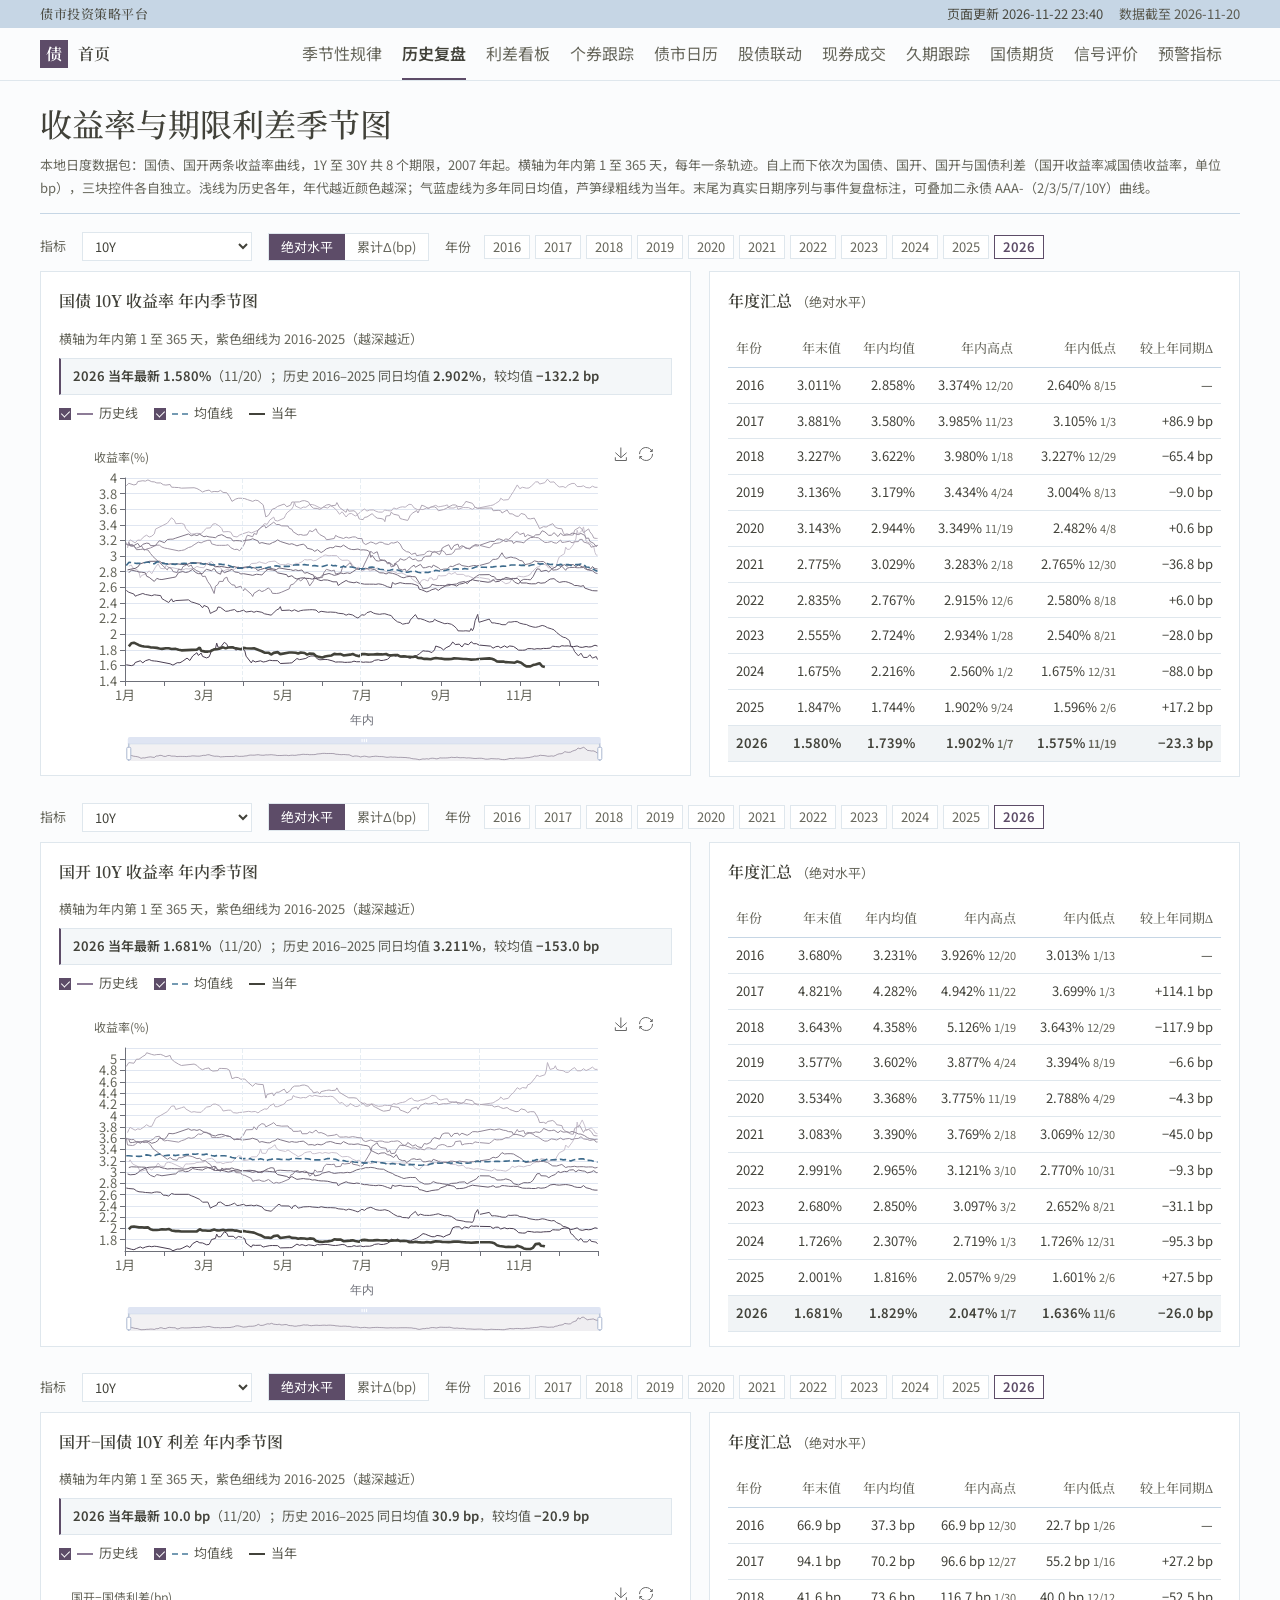
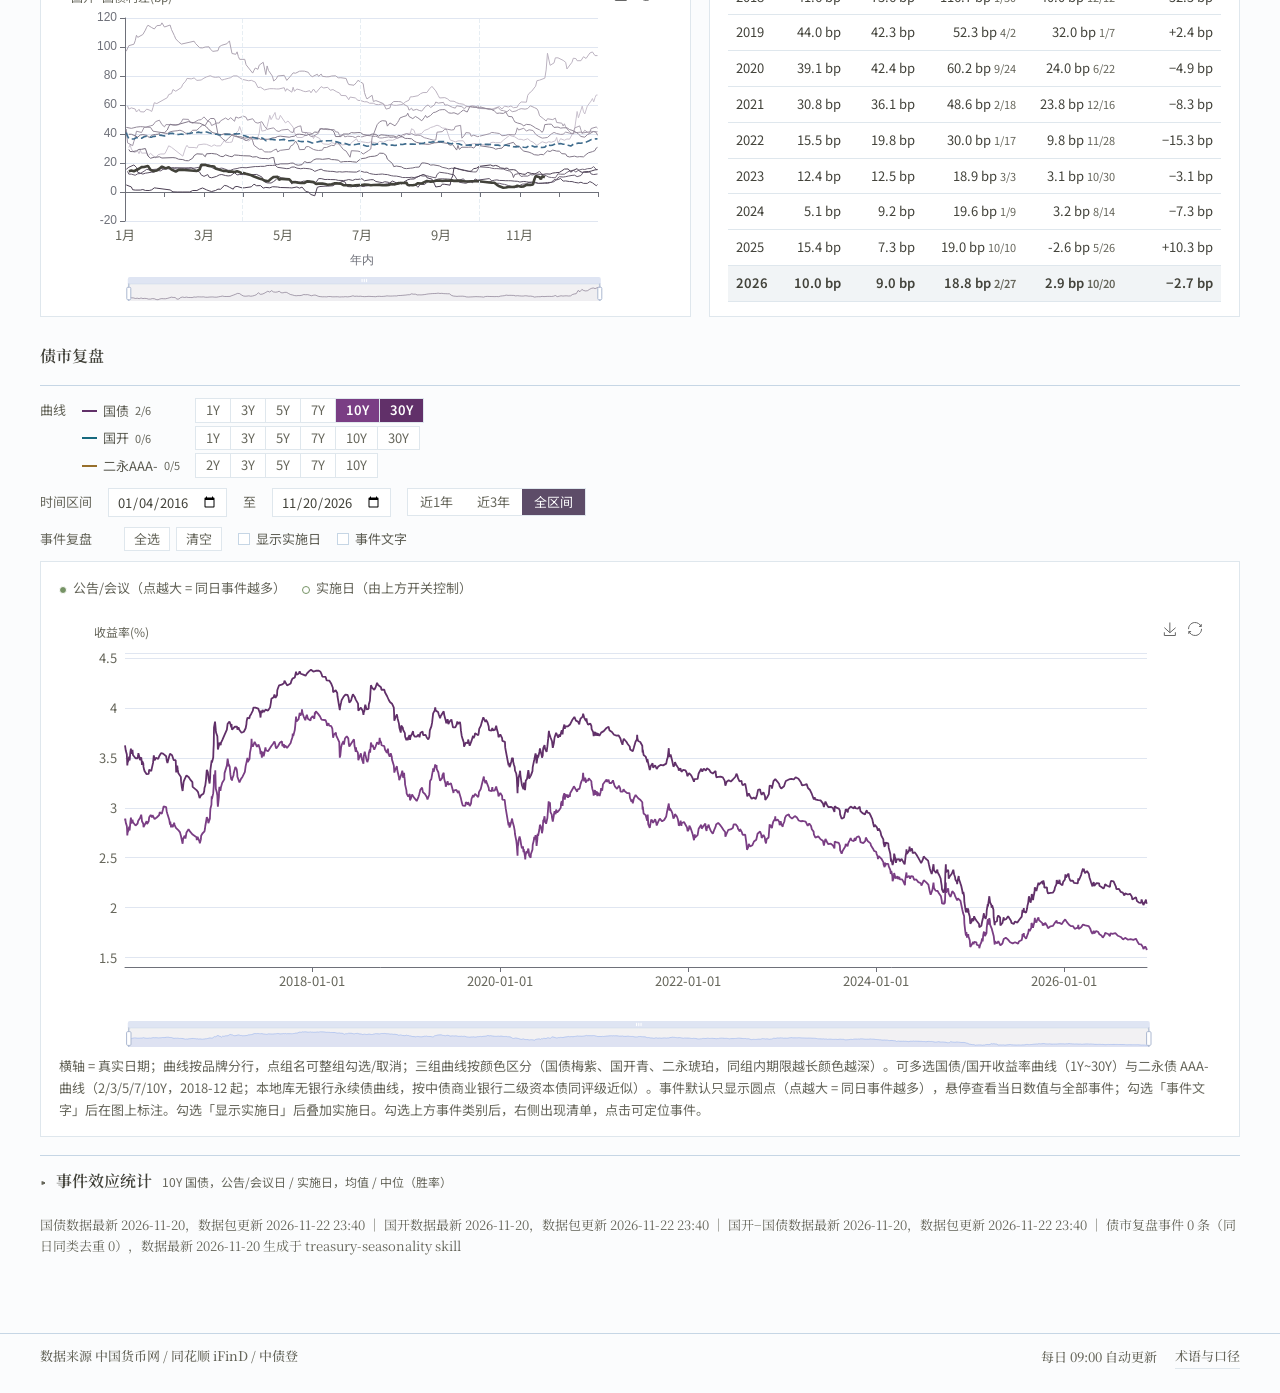
<file: yield-seasonality.html>
<!DOCTYPE html>
<html lang="zh-CN">
<head>
<meta charset="UTF-8">
<meta name="viewport" content="width=device-width, initial-scale=1.0">
<title>收益率与期限利差季节图</title>
<script src="echarts.min.js"></script>
<style>
/* ===== 每日固收研究内参，纸面视觉 ===== */
:root{
  --blue:var(--violet); --orange:var(--asparagus); --gray:#B9BDB5;
  --bg:var(--paper); --card:var(--paper-2); --line:var(--rule);
  --band:rgba(93,76,104,.06);
}
*{box-sizing:border-box;margin:0;padding:0;}
body{font-family:var(--sans);background:var(--paper);color:var(--ink);line-height:1.6;}
.wrap{max-width:var(--site-max);margin:0 auto;padding:22px 0 48px;}
.page-head{border-bottom:var(--hair) solid var(--rule-strong);padding:0 0 14px;margin-bottom:18px;}
.sub{color:var(--muted);font-size:var(--t-small);margin:8px 0 0;line-height:1.8;max-width:none;}

/* 三块面板之间只用留白分隔，不再是一张张白卡 */
body .panel{background:none;border:0;border-radius:0;box-shadow:none;padding:0;margin:0 0 26px;}
body .panel:last-child{margin-bottom:0;}

/* 控件行：去掉卡片外壳，贴近纸面 */
body .controls{display:flex;flex-wrap:wrap;align-items:center;gap:8px 16px;background:none;border:0;
  border-radius:0;padding:0;margin:0 0 10px;}
.controls .fld{font-size:var(--t-small);color:var(--muted);white-space:nowrap;}
body .controls select{width:auto;min-width:170px;padding:3px 8px;border:var(--hair) solid var(--rule);
  border-radius:0;font-family:var(--sans);font-size:var(--t-small);background:var(--paper-2);
  color:var(--ink);cursor:pointer;}
body .controls select:focus{outline:none;border-color:var(--violet);}
body .seg{display:inline-flex;border:var(--hair) solid var(--rule);border-radius:0;overflow:hidden;
  background:var(--paper-2);}
body .seg button{border:0;background:transparent;padding:3px 12px 4px;font-family:var(--sans);
  font-size:var(--t-small);color:var(--muted);cursor:pointer;white-space:nowrap;}
body .seg button.on,body .seg button.active{background:var(--violet);color:#fff;}
body .seg button:hover:not(.on):not(.active){color:var(--violet);}

.chips{display:inline-flex;flex-wrap:wrap;gap:6px 16px;align-items:center;}
.chip{display:inline-flex;align-items:center;gap:6px;font-size:var(--t-small);color:var(--ink-2);
  cursor:pointer;user-select:none;white-space:nowrap;}
.chip input[type=checkbox]{-webkit-appearance:none;appearance:none;width:12px;height:12px;
  flex:none;margin:0;border:var(--hair) solid var(--rule-strong);border-radius:0;
  background:var(--paper-2);position:relative;cursor:pointer;order:-2;}
.chip input[type=checkbox]:checked{background:var(--violet);border-color:var(--violet);}
.chip input[type=checkbox]:checked::after{content:'';position:absolute;left:3px;top:0.5px;
  width:4px;height:7px;border:solid #fff;border-width:0 1.5px 1.5px 0;transform:rotate(45deg);}
.chip input[type=checkbox]:focus-visible{outline:1px solid var(--violet);outline-offset:2px;}
.chip .sw{order:-1;}
.chip .sw{width:16px;height:2px;border-radius:0;flex:none;}
.chip .sw.dash{height:0;border-top:2px dashed;background:none;}
.legrow{margin:4px 0 8px;}

/* 图 + 年度汇总 */
.cols{display:flex;gap:18px;align-items:flex-start;flex-wrap:wrap;}
.col-main{flex:1 1 540px;min-width:340px;}
.col-side{flex:1 1 420px;min-width:400px;}
body .card{background:var(--paper-2);border:var(--hair) solid var(--rule);border-radius:0;box-shadow:none;
  padding:16px 18px 14px;margin-bottom:0;display:flex;flex-direction:column;}
.cardhead{display:flex;align-items:baseline;gap:10px;flex-wrap:wrap;}
.card h2{font-family:var(--serif);font-size:var(--t-body);font-weight:600;color:var(--ink);}
.note{font-size:var(--t-small);color:var(--muted);margin:4px 0 2px;line-height:1.7;}
.chart{width:100%;height:300px;}

/* 表：宋体表头，数字等宽，0.5px 行线 */
table{width:100%;border-collapse:collapse;margin-top:6px;}
th,td{padding:6px 6px;text-align:right;white-space:nowrap;}
th{font-family:var(--serif);font-weight:500;color:var(--muted);background:none;text-align:right;}
th:first-child,td:first-child{text-align:left;}
td{border-bottom:var(--hair) solid var(--rule);font-variant-numeric:tabular-nums;}
body .tbl th{border-bottom:var(--hair) solid var(--rule-strong);}
body .tbl td{border-bottom:var(--hair) solid var(--rule);}
body .tbl tr.cur td{background:#F1F4F6;font-weight:600;}
.tbl td .d{font-size:11px;color:var(--muted);margin-left:3px;font-variant-numeric:tabular-nums;}

.footer{color:var(--muted);font-size:var(--t-small);margin-top:14px;}
.tblwrap{max-height:470px;min-height:384px;overflow:auto;}

/* 年份药丸：直角细线 */
.pills{display:flex;flex-wrap:wrap;gap:4px 5px;align-items:center;}
body .pill{font-size:var(--t-small);line-height:1.5;padding:1px 8px 2px;
  border:var(--hair) solid var(--rule);border-radius:0;background:var(--paper-2);
  color:var(--muted);cursor:pointer;user-select:none;}
body .pill.on{border-color:var(--violet);color:var(--ink);background:var(--paper-2);}
body .pill.off{text-decoration:line-through;opacity:.4;}
body .pill.cur{border-color:var(--violet);color:var(--violet);font-weight:600;cursor:default;}
body .pill:not(.cur):hover{border-color:var(--violet);color:var(--violet);}

/* 当前位置读数 */
.stat{font-size:var(--t-small);line-height:1.7;background:var(--paper-3);
  border:var(--hair) solid var(--rule);border-left:2px solid var(--violet);border-radius:0;
  padding:6px 12px 7px;margin:6px 0 4px;color:var(--ink-2);}
.stat b{color:var(--ink);font-weight:600;font-variant-numeric:tabular-nums;}
.tblwrap tr[data-yr]{cursor:pointer;}
.tblwrap tr[data-yr]:hover td{background:var(--paper-3);}

/* ---- 债市复盘面板 ---- */
.catBox{display:inline-flex;flex-wrap:wrap;gap:4px 12px;align-items:center;}
.catBox .fld{font-size:var(--t-small);color:var(--muted);}
/* 曲线选择：按品牌分行，每组一条连续分段条（不再把十几个 chip 平铺成一片） */
body .controls.revCurveRow{align-items:flex-start;}
.revCurveRow .fld{padding-top:2px;}
.curveBox{display:grid;gap:3px;min-width:0;}
.cRow{display:flex;align-items:center;gap:9px;flex-wrap:wrap;}
body .cBrand{display:inline-flex;align-items:center;gap:6px;flex:none;width:104px;padding:0;
  border:0;background:none;font-family:var(--sans);font-size:var(--t-small);line-height:1.5;
  color:var(--ink-2);cursor:pointer;text-align:left;white-space:nowrap;}
body .cBrand:hover{color:var(--violet);}
body .cBrand:hover .cN{color:var(--violet);}
.cBrand i{flex:none;width:15px;border-top:2px solid;}
.cBrand .cN{font-size:11px;color:var(--muted);font-variant-numeric:tabular-nums;}
.cSeg{display:inline-flex;border:var(--hair) solid var(--rule);background:var(--paper-2);}
.cT{position:relative;cursor:pointer;user-select:none;}
.cT input{position:absolute;left:0;top:0;width:1px;height:1px;margin:0;opacity:0;}
.cT span{display:block;padding:1px 10px 2px;font-size:var(--t-small);line-height:1.5;
  color:var(--muted);border-left:var(--hair) solid var(--rule);font-variant-numeric:tabular-nums;}
.cT:first-child span{border-left:0;}
.cT:hover span{color:var(--ink);background:var(--paper-3);}
.cT input:checked+span{background:var(--c);color:var(--f);font-weight:600;}
.cT input:focus-visible+span{outline:1px solid var(--violet);outline-offset:-3px;}
body .controls input[type=date]{padding:3px 8px;border:var(--hair) solid var(--rule);border-radius:0;
  font-family:var(--sans);font-size:var(--t-small);background:var(--paper-2);color:var(--ink);}
.revBox{position:relative;}
.revChart{height:440px;}
.evWrap{position:absolute;top:0;left:0;width:100%;height:100%;pointer-events:none;overflow:hidden;}
.evSvg{position:absolute;top:0;left:0;pointer-events:none;}
.evLbl{position:absolute;font-size:11px;line-height:1.35;color:var(--ink);text-align:center;
  white-space:normal;word-break:break-all;max-width:126px;
  display:-webkit-box;-webkit-line-clamp:2;-webkit-box-orient:vertical;overflow:hidden;
  padding:0 3px;border-radius:0;background:rgba(255,255,255,.9);}
.revHead{display:flex;align-items:baseline;gap:10px;padding:0 0 7px;margin:0 0 12px;
  border-bottom:var(--hair) solid var(--rule-strong);}
.revHead h2{font-family:var(--serif);font-size:var(--t-figure);font-weight:600;color:var(--ink);}
.revControls{margin-bottom:8px;}
.revSplit{display:flex;gap:18px;align-items:stretch;flex-wrap:nowrap;height:580px;margin-bottom:18px;}
/* 未选事件类别时清单为空：隐藏清单卡，主图独占整行，避免空白栏与错底 */
.revSplit.is-empty{height:auto;align-items:stretch;}
.revSplit.is-empty .evCard{display:none;}
.revSplit.is-empty .revMain{flex:1 1 100%;max-width:none;}
.revSplit .revMain{flex:3 1 720px;min-width:0;margin-bottom:0;overflow:hidden;}
.revSplit .evCard{flex:1 1 280px;min-width:260px;max-width:360px;margin-bottom:0;overflow:hidden;}
.revSplit .cardhead{display:flex;align-items:baseline;gap:8px;flex-shrink:0;}
.evCnt,.revCount{font-size:var(--t-small);color:var(--muted);font-variant-numeric:tabular-nums;}
.revNote{margin:8px 0 0;}
.evLegend{display:flex;gap:16px;align-items:center;font-size:var(--t-small);color:var(--muted);
  margin:0 0 8px;flex-shrink:0;}
.evLegend i{display:inline-block;vertical-align:middle;margin-right:6px;}
.evLegend .evDotSm{width:8px;height:8px;border-radius:50%;background:var(--asparagus);
  border:1px solid var(--paper-2);}
.evLegend .evDotSm.hollow{background:var(--paper-2);border:1.5px solid var(--asparagus);}
.evLbl{pointer-events:auto;cursor:pointer;}
.evLbl:hover{background:#fff;}
body .miniBtn{font-size:var(--t-small);line-height:1.5;padding:1px 9px 2px;
  border:var(--hair) solid var(--rule);border-radius:0;background:var(--paper-2);
  color:var(--muted);cursor:pointer;font-family:var(--sans);}
body .miniBtn:hover{border-color:var(--violet);color:var(--violet);}
.catTools{display:inline-flex;gap:6px;}
.chip .cnt{font-size:11px;color:var(--muted);margin-left:2px;font-variant-numeric:tabular-nums;}
.revSplit .revBox{flex-shrink:0;}
.evCard{display:flex;flex-direction:column;}
.evList{flex:1;min-height:0;overflow:auto;border:var(--hair) solid var(--rule);border-radius:0;
  padding:2px 10px;font-size:var(--t-small);}
.evY{position:sticky;top:0;z-index:1;background:var(--paper-2);color:var(--muted);font-size:12px;
  font-family:var(--serif);font-weight:500;padding:5px 2px;border-bottom:var(--hair) solid var(--rule);}
.ev{display:flex;gap:8px;align-items:baseline;padding:4px 2px;
  border-bottom:var(--hair) solid var(--rule);cursor:pointer;min-width:0;}
.ev:hover{background:var(--paper-3);}
.ev.active{background:#F1F4F6;}
.ev:last-child{border-bottom:none;}
.evDot{width:6px;height:6px;border-radius:50%;flex:none;margin-top:6px;}
.evD{font-size:12px;color:var(--ink-2);white-space:nowrap;min-width:82px;
  font-variant-numeric:tabular-nums;}
.evT{color:var(--ink);flex:1;min-width:0;word-break:break-all;}
.evNote{color:var(--muted);padding:6px 2px;}

/* ---- 事件效应统计（折叠表） ---- */
body .evStats{margin:0;background:none;border:0;border-top:var(--hair) solid var(--rule-strong);
  border-radius:0;padding:0;}
.evStats summary{list-style:none;cursor:pointer;display:flex;align-items:baseline;gap:10px;
  padding:12px 0;font-family:var(--serif);font-size:var(--t-body);font-weight:600;user-select:none;}
.evStats summary::-webkit-details-marker{display:none;}
.evStats summary::before{content:'▸';color:var(--muted);font-size:12px;transition:transform .15s;}
.evStats[open] summary::before{content:'▾';}
.evStatsSub{font-family:var(--sans);font-size:12px;color:var(--muted);font-weight:400;}
.evStatsInner{padding:0 0 16px;}
.evStatsBar{display:flex;align-items:center;gap:12px;flex-wrap:wrap;margin:0 0 8px;}
.evStatsHint{font-size:12px;color:var(--muted);}
.evStatsTable{overflow-x:auto;}
body .evStatsT{width:100%;min-width:760px;border-collapse:collapse;font-size:var(--t-small);margin-top:2px;}
.evStatsT th,.evStatsT td{padding:6px 8px;border-bottom:var(--hair) solid var(--rule);
  text-align:right;white-space:nowrap;}
.evStatsT th{color:var(--muted);font-family:var(--serif);font-weight:500;background:none;
  border-bottom-color:var(--rule-strong);}
.evStatsT th.l,.evStatsT td.l{text-align:left;}
.evStatsT tr.dim td{color:var(--muted);}
.evSDot{display:inline-block;width:6px;height:6px;border-radius:50%;margin-right:6px;
  vertical-align:1px;background:var(--asparagus);}
.evStatsT .sv{font-variant-numeric:tabular-nums;}
.evStatsT .sr{color:var(--muted);font-size:11px;}
.evStatsT .d-down{color:var(--sig-bull);font-weight:600;}
.evStatsT .d-up{color:var(--sig-bear);font-weight:600;}
.evStatsT .d-na{color:var(--muted);}
.evStatsEmpty,.evStatsFoot{font-size:12px;color:var(--muted);line-height:1.7;}
.evStatsFoot{margin-top:8px;}

@media (max-width:1000px){
  .revSplit{height:auto;flex-wrap:wrap;}
  .revSplit .revMain,.revSplit .evCard{flex:1 1 100%;width:100%;max-width:none;}
  .revSplit .evCard{height:460px;}
}
@media (max-width:760px){
  .cols{display:block;}
  .col-side{min-width:0;margin-top:18px;}
  .col-main .card{height:auto !important;}
  .chart{height:320px;}
  .tblwrap{min-height:0;max-height:none;}
  .tbl th,.tbl td{padding:6px 4px;}
  .tbl td .d{display:block;margin-left:0;font-size:11px;line-height:1.3;}
  body .controls{gap:6px 12px;}
}
</style>
<!--THEME_START-->
<link rel="stylesheet" href="fonts.css">
<link rel="stylesheet" href="site.css">
<script src="site.js"></script>
<!--THEME_END-->
<!--FAVICON_START-->
<link rel="icon" href="favicon.ico" sizes="any">
<link rel="icon" type="image/png" sizes="32x32" href="favicon-32.png">
<link rel="icon" type="image/png" sizes="192x192" href="icon-192.png">
<link rel="manifest" href="site.webmanifest">
<meta name="theme-color" content="#FBFCFD">
<!--FAVICON_END-->
</head>
<body data-site="inner" data-page="yield-seasonality">
<!--NAV_START-->
<div class="site-utility"><div class="site-wrap"><span class="site-name">债市投资策略平台</span><span class="site-meta"><span class="site-stamp">页面更新 2026-11-22 23:40</span><span class="site-stamp site-stamp-data">数据截至 2026-11-20</span></span></div></div>
<nav class="site-nav" aria-label="模块导航"><div class="site-wrap"><a class="site-seal" href="index.html" aria-label="返回首页"><span class="seal-mark" aria-hidden="true">债</span><span class="seal-txt">首页</span></a><div class="site-links"><a href="bond-seasonality.html">季节性规律</a><a href="yield-seasonality.html" class="active" aria-current="page">历史复盘</a><a href="spread-board.html">利差看板</a><a href="bond-tracking.html">个券跟踪</a><a href="bond-calendar.html">债市日历</a><a href="stock-bond-monitor.html">股债联动</a><a href="bond-flow-lead.html">现券成交</a><a href="duration-tracking.html">久期跟踪</a><a href="treasury-futures.html">国债期货</a><a href="signal-eval.html">信号评价</a><a href="bond-alert.html">预警指标</a></div><button class="site-menu-btn" type="button" aria-expanded="false" aria-controls="site-menu">栏目</button></div><div class="site-menu" id="site-menu" hidden><a href="bond-seasonality.html">季节性规律</a><a href="yield-seasonality.html" class="active" aria-current="page">历史复盘</a><a href="spread-board.html">利差看板</a><a href="bond-tracking.html">个券跟踪</a><a href="bond-calendar.html">债市日历</a><a href="stock-bond-monitor.html">股债联动</a><a href="bond-flow-lead.html">现券成交</a><a href="duration-tracking.html">久期跟踪</a><a href="treasury-futures.html">国债期货</a><a href="signal-eval.html">信号评价</a><a href="bond-alert.html">预警指标</a></div></nav>
<script>(function(){var a=document.querySelector(".site-links a.active");if(a){var p=a.parentNode;p.scrollLeft=Math.max(0,a.offsetLeft-p.clientWidth/2+a.offsetWidth/2);}var b=document.querySelector(".site-menu-btn"),m=document.querySelector(".site-menu");if(!b||!m)return;function set(open){m.hidden=!open;b.setAttribute("aria-expanded",open?"true":"false");}b.addEventListener("click",function(e){e.stopPropagation();set(m.hidden);});document.addEventListener("click",function(e){if(!m.hidden&&e.target!==b&&!m.contains(e.target))set(false);});document.addEventListener("keydown",function(e){if(e.key==="Escape")set(false);});m.addEventListener("click",function(e){if(e.target.tagName==="A")set(false);});})();</script>
<!--NAV_END-->
<div class="wrap">
  <header class="page-head">
    <h1>收益率与期限利差季节图</h1>
    <div class="sub">本地日度数据包：国债、国开两条收益率曲线，1Y 至 30Y 共 8 个期限，2007 年起。横轴为年内第 1 至 365 天，每年一条轨迹。自上而下依次为国债、国开、国开与国债利差（国开收益率减国债收益率，单位 bp），三块控件各自独立。浅线为历史各年，年代越近颜色越深；气蓝虚线为多年同日均值，芦笋绿粗线为当年。末尾为真实日期序列与事件复盘标注，可叠加二永债 AAA-（2/3/5/7/10Y）曲线。</div>
  </header>
  <div id="panels"></div>
  <div class="footer" id="foot"></div>
</div>

<script src="yield-seasonality-data.js"></script>
<script>
const PANELS = DATA.panels;
const REVIEW = DATA.review;

// 债市复盘：曲线 / 事件配色
// 只用颜色区分三个品牌，靠拉开色相 + 提高饱和度：国债=梅紫(≈292°)、国开=青(≈192°)、二永=琥珀(≈38°)，族内按时限由浅到深。
// 实测浅档跨品牌最小 Lab ΔE≈29（国债1Y vs 国开1Y），与事件芦笋绿 #769365 的 ΔE≥35，不与事件点撞色。
const GOV_COLORS = {'1Y':'#D8BCDC','3Y':'#C396CA','5Y':'#AF6FB8','7Y':'#974EA2','10Y':'#7A3E84','30Y':'#613069'};
const CDB_COLORS = {'1Y':'#A8D9E6','3Y':'#7AC8DC','5Y':'#4AB8D3','7Y':'#2AA2C0','10Y':'#1F849E','30Y':'#16697E'};
// 二永债：第三族琥珀阶，与梅紫、青、事件绿都不撞色
const EY_COLORS  = {'2Y':'#ECD4AC','3Y':'#E1BD7F','5Y':'#D4A554','7Y':'#BD8A32','10Y':'#976F2B'};
const BRAND_LIST = ['国债','国开','二永AAA-'];
const BRAND_COLORS = {'国债':GOV_COLORS,'国开':CDB_COLORS,'二永AAA-':EY_COLORS};
const CAT_COLORS = {'降准降息':'#769365','政治局会议':'#769365','央行敲打':'#769365',
                   '新闻发布会':'#769365','宽信用':'#769365','金融街与陆家嘴论坛':'#769365'};
function fmtDate(v){ const d=new Date(v); return d.getFullYear()+'-'+String(d.getMonth()+1).padStart(2,'0')+'-'+String(d.getDate()).padStart(2,'0'); }

const MONTH_START = [1,32,60,91,121,152,182,213,244,274,305,335];
const MONTH_END   = [31,59,90,120,151,181,212,243,273,304,334,365];
const MONTH_LEN = MONTH_END.map((e,i)=> e-MONTH_START[i]+1);   // 各月天数（2月按28；闰日已由 eff_doy 折叠）
// 年内 doy(1..365) <-> 「分数月坐标」x：每月 1 日恰落在整数 1..12 上，月内按天数线性内插。
// 这样价值轴 interval:1 正好每月一个刻度（1月…12月），且 dataZoom 缩放/平移时月度标签随轴走。
function doyMD(doy){ let m=11; for(let i=0;i<12;i++){ if(doy<=MONTH_END[i]){ m=i; break; } }
  return {m, day: doy - MONTH_START[m] + 1}; }
function doyFx(doy){ let m=0; for(let i=0;i<12;i++){ if(doy<=MONTH_END[i]){ m=i; break; } }
  return (m+1) + (doy - MONTH_START[m]) / MONTH_LEN[m]; }
function fxDoy(x){ let m = Math.floor(x)-1; if(m<0) m=0; else if(m>11) m=11;
  let d = MONTH_START[m] + Math.round((x-(m+1)) * MONTH_LEN[m]);
  return Math.max(MONTH_START[m], Math.min(MONTH_END[m], d)); }
function monthTick(v){ const r = Math.round(v); return (r>=1 && r<=12) ? r+'月' : ''; }
function fxMD(x){ const z = doyMD(fxDoy(x)); return z.m+1 + '/' + z.day; }
function fxSeries(a){ return a.map(p => [doyFx(p[0]), p[1]]); }
function histColor(j, n){  // 历史线紫阶：越近年份越深，读出年代演化
  if (n < 2) return '#A695AC';
  const from=[201,193,206], to=[74,62,82];                 // #C9C1CE → #4A3E52
  const t = j/(n-1), c = from.map((a,k)=>Math.round(a+(to[k]-a)*t));
  return 'rgb('+c.join(',')+')';
}
function findAt(a, d){  // 升序 [[doy,val],...] 里 ≤d 的最近项值；无则 null
  let lo=0, hi=a.length-1, v=null;
  while (lo<=hi){ const md=(lo+hi)>>1; if (a[md][0]<=d){ v=a[md][1]; lo=md+1; } else hi=md-1; }
  return v;
}

// 一块面板的 DOM 模板（国债/国开完全一致，仅文案带 brand）
function panelHTML(brand){
  return `
  <div class="controls">
    <label class="fld">指标</label>
    <select class="selMetric" title="${brand} 相关指标"></select>
    <div class="seg segView">
      <button data-v="level" class="on">绝对水平</button>
      <button data-v="cum">累计Δ(bp)</button>
    </div>
    <div class="pills yearPills"></div>
  </div>
  <div class="cols">
    <div class="col-main">
      <div class="card">
        <div class="cardhead"><h2 class="mTitle"></h2></div>
        <div class="note mNote"></div>
        <div class="stat statEl" hidden></div>
        <div class="chips legrow">
          <label class="chip" title="显示/隐藏历史各年份线"><span class="sw" style="background:#8D7C97"></span><input type="checkbox" class="ckHist" checked> 历史线</label>
          <label class="chip" title="显示/隐藏多年同日均值"><span class="sw dash" style="color:#749AB2"></span><input type="checkbox" class="ckMean" checked> 均值线</label>
          <span class="chip" style="cursor:default" title="当年（深墨粗线）"><span class="sw" style="background:#42423A"></span>当年</span>
        </div>
        <div class="chart chartEl" style="flex:1 1 auto;min-height:0;"></div>
      </div>
    </div>
    <div class="col-side">
      <div class="card">
        <div class="cardhead"><h2>年度汇总 <span style="font-weight:400;font-size:13px;color:var(--muted);font-family:var(--sans)" class="tblT"></span></h2></div>
        <div class="tblwrap"><table class="tbl"><thead></thead><tbody></tbody></table></div>
      </div>
    </div>
  </div>`;
}

// ---- 主渲染：面板工厂。每块面板自带独立 chart / 控件 / 状态 ----
function makePanel(brand, P){
  const host = document.createElement('div');
  host.className = 'panel';
  host.innerHTML = panelHTML(brand);
  document.getElementById('panels').appendChild(host);

  const $ = s => host.querySelector(s);
  const R = {
    sel: $('.selMetric'),
    segBtns: host.querySelectorAll('.segView button'),
    pills: $('.yearPills'),
    mTitle: $('.mTitle'),
    mNote: $('.mNote'),
    statEl: $('.statEl'),
    chartEl: $('.chartEl'),
    cardMain: $('.col-main .card'),
    cardSide: $('.col-side .card'),
    ckHist: $('.ckHist'),
    ckMean: $('.ckMean'),
    tblHead: $('.tbl thead'),
    tblBody: $('.tbl tbody'),
    tblT: $('.tblT'),
  };
  const M = {}; P.mets.forEach(m => M[m.id] = m);
  const st = { view:'level', showHist:true, showMean:true, hidden:new Set(),
               yearSer:{}, curSerI:-1, meanSerI:-1, orig:[], dimIdx:null };
  const chart = echarts.init(R.chartEl);

  // ---- 填充下拉（optgroup 分组 = 该面板数据自带的 groups 清单）----
  (function(){
    let html = '';
    (P.groups || []).forEach(([g, label]) => {
      const arr = P.mets.filter(x => x.group === g);
      if (!arr.length) return;
      html += '<optgroup label="' + label + '">' + arr.map(m =>
        '<option value="' + m.id + '"' + (m.id==='Y10Y' ? ' selected' : '') + '>' + m.name + '</option>').join('') + '</optgroup>';
    });
    R.sel.innerHTML = html;
  })();

  // ---- 取某年点列（level 或 年初以来累计 bp）----
  function ptsOf(mid, yr){
    const m = M[mid];
    const rows = P.series[mid][yr];           // [[doy,val], ...]
    if (st.view === 'level') return rows;
    const anchor = rows[0][1];                // 该年首个交易日
    const f = m.unit === '%' ? 100 : 1;       // % 差值 → bp
    return rows.map(r => [r[0], Math.round((r[1]-anchor)*f*10)/10]);
  }
  function fillSpan(mid, yr){  // 按实际起止 doy 前向填充，返回 map doy->val
    const rows = P.series[mid][yr];
    const min = rows[0][0], max = rows[rows.length-1][0];
    const map = {}; rows.forEach(r=>map[r[0]]=r[1]);
    const out = {}; let last=null;
    for(let d=min; d<=max; d++){ if(d in map) last=map[d]; if(last!=null) out[d]=last; }
    return out;
  }
  function meanOf(mid, histYears){   // 每个 doy：历史各年(按当前视图) -> 多年同日均值
    const byDoy = {};
    histYears.forEach(yr => {
      const f = fillSpan(mid, yr);
      const anchor = st.view==='level' ? null : (P.series[mid][yr][0][1]);
      const cf = M[mid].unit==='%' ? 100 : 1;
      for (const d in f){
        let v = f[d];
        if (st.view==='cum') v = (v - anchor) * cf;
        (byDoy[d] = byDoy[d] || []).push(v);
      }
    });
    const mean=[];
    for (let d=1; d<=365; d++){
      const a = byDoy[d];
      if (!a || a.length < 2) continue;
      const sum = a.reduce((t,v)=>t+v,0);
      mean.push([d, Math.round(sum/a.length*1000)/1000]);
    }
    return mean;
  }

  // 卡片等高：把图卡高度钉到右侧「年度汇总」卡当前高度（窗口变化时由外部 resize 重算）
  function syncCardH(){
    if (R.cardMain && R.cardSide) R.cardMain.style.height = R.cardSide.offsetHeight + 'px';
  }

  function applyDim(){  // 表行悬停：目标年提亮加粗、其余淡出；dimIdx=null 还原
    const patch = new Array(st.orig.length).fill({});
    st.orig.forEach((o,i)=>{
      if (!o) return;
      if (st.dimIdx==null){
        patch[i] = {lineStyle:{opacity:o.opacity, width:o.width, color:o.color}};
      } else if (i===st.dimIdx){
        patch[i] = {lineStyle:{opacity:1, width:Math.max(o.width,2.6), color:o.color}, itemStyle:{color:o.color}};
      } else {
        const a = (o.isMean || i===st.curSerI) ? .55 : .12;
        patch[i] = {lineStyle:{opacity:a}, itemStyle:{opacity:a}};
      }
    });
    chart.setOption({series:patch});
  }

  // %档「绝对水平」纵轴：0.2 等距刻度；上下界取该指标全部年份极值（横轴滑窗缩放时纵轴不跳）
  function pctYAxis(m){
    let mn = Infinity, mx = -Infinity;
    Object.values(P.series[m.id]).forEach(rows => rows.forEach(p => { const v = p[1]; if (v<mn) mn=v; if (v>mx) mx=v; }));
    mn = Math.floor(mn/0.2)*0.2; mx = Math.ceil(mx/0.2)*0.2;
    if (mx-mn < 0.4) mx = mn + 0.4;
    return {min:mn, max:mx, interval:0.2,
            axisLabel:{formatter:v => Number(v.toFixed(1))}};
  }
  function fmtV(v, m){ return st.view==='cum' ? v.toFixed(1)+' bp'
    : (m.unit==='%' ? v.toFixed(3)+'%' : v.toFixed(1)+' bp'); }

  function render(){
    const mid = R.sel.value, m = M[mid];
    const years = P.years, curY = years[years.length-1];
    const effHist = years.filter(y => y<curY && !st.hidden.has(String(y)));   // 剔除被药丸隐藏的历史年
    const nm = m.full;                       // 完整指标名（Python 端按 brand 生成，如「国开−国债 10Y 利差」）
    const curPts = ptsOf(mid, curY);
    const curLast = curPts[curPts.length-1];
    const mean = (effHist.length>=2) ? meanOf(mid, effHist) : [];
    const spanTxt = effHist.length ? `${effHist[0]}-${effHist[effHist.length-1]}` : '—';

    R.mTitle.textContent = nm + ' 年内季节图';
    const nh = years.length - 1 - effHist.length;
    R.mNote.textContent =
      `横轴为年内第 1 至 365 天，紫色细线为 ${spanTxt}（越深越近）` +
      (st.view==='cum' ? '，各年以首个交易日为 0' : '') +
      (nh>0 ? `，已隐藏 ${nh} 个历史年` : '');

    st.yearSer = {}; st.curSerI=-1; st.meanSerI=-1; st.orig=[]; st.dimIdx=null;
    const series = [];
    if (st.showHist){
      effHist.forEach((yr, j) => {
        const col = histColor(j, effHist.length), i = series.length;
        st.yearSer[String(yr)] = i; st.orig[i] = {opacity:1, width:1, color:col};
        series.push({name:String(yr), type:'line', data:fxSeries(ptsOf(mid, yr)), showSymbol:false, connectNulls:false,
          lineStyle:{width:1, color:col}, itemStyle:{color:col}, emphasis:{disabled:true}, z:1, silent:false,
          tooltip:{show:true}});
      });
    }
    if (st.showMean && effHist.length>=2){
      const i = series.length; st.meanSerI = i;
      st.orig[i] = {opacity:1, width:1.6, color:'#749AB2', isMean:true};
      series.push({name:'多年均值', type:'line', data:fxSeries(mean), showSymbol:false,
        lineStyle:{width:1.6, color:'#749AB2', type:'dashed'}, itemStyle:{color:'#749AB2'}, z:3});
    }
    { // 当年（末点加粗圆点 + 年份标注）
      const c = fxSeries(curPts);
      const last = c[c.length-1];
      c[c.length-1] = {value: last,
        symbol:'circle', symbolSize:7,
        label:{show:true, color:'#42423A', fontWeight:600, fontSize:13, position:'top', distance:6, formatter:String(curY)}};
      const i = series.length; st.curSerI = i; st.yearSer[String(curY)] = i;
      st.orig[i] = {opacity:1, width:2.6, color:'#42423A'};
      series.push({name:String(curY), type:'line', data:c, showSymbol:false,
        lineStyle:{width:2.6, color:'#42423A'}, itemStyle:{color:'#42423A'}, z:4});
    }
    series.push({name:'_q', type:'line', data:[], silent:true, tooltip:{show:false}, z:0,   // 季度参考竖虚线
      markLine:{silent:true, symbol:'none', label:{show:false},
        lineStyle:{color:'#E7EEF3', type:'dashed', width:1},
        data:[{xAxis:doyFx(90)},{xAxis:doyFx(181)},{xAxis:doyFx(273)}]}});

    chart.clear();
    chart.setOption({
      toolbox:{right:12, top:8, itemSize:13, feature:{
        saveAsImage:{title:'存为 PNG', name: P.saveName || (brand + '收益率_期限利差_季节图'), pixelRatio:2, backgroundColor:'#fff'},
        restore:{title:'还原'}}},
      tooltip:{trigger:'axis', axisPointer:{type:'cross'},
        formatter(ps){
          if(!ps.length) return '';
          const doy = fxDoy(ps[0].value[0]), md = doyMD(doy);
          let html = `${md.m+1}月${md.day}日（年内第 ${doy} 天）<br>`;
          ps.filter(p => p.seriesName !== '_q').forEach(p => {
            let v = p.value[1];
            let txt = v==null ? '—' : (st.view==='cum' ? v.toFixed(1)+' bp'
              : (m.unit==='%' ? v.toFixed(3)+'%' : v.toFixed(1)+' bp'));
            html += `${p.marker}${p.seriesName}: <b>${txt}</b><br>`;
          });
          return html;
        }},
      dataZoom:[   // 横轴滑动选段（年内某时间段）；坐标单位 = 分数月，0.45 ≈ 约 13 天
        {type:'inside', xAxisIndex:0, start:0, end:100, minValueSpan:0.45},
        {type:'slider', xAxisIndex:0, start:0, end:100, minValueSpan:0.45,
          bottom:4, height:20, borderColor:'#DFE7ED', fillerColor:'rgba(93,76,104,.08)',
          dataBackground:{lineStyle:{color:'#C9D6DE'}, areaStyle:{color:'rgba(116,154,178,.16)'}},
          selectedDataBackground:{lineStyle:{color:'#5D4C68'}, areaStyle:{color:'rgba(93,76,104,.08)'}},
          labelFormatter: fxMD, textStyle:{fontSize:11, color:'#66665B'}}
      ],
      grid:{left:66, right:74, top:46, bottom:80},
      xAxis:{type:'value', min:1, max:12.98, interval:1, splitLine:{show:false},
        axisLabel:{formatter:(v)=>{ const r=Math.round(v); if(r<1||r>12) return '';
          const w = chart.getWidth ? chart.getWidth() : 800;   // 窄图隔月标注，避免 12 个月挤在一起
          return (w < 640 && r % 2 === 0) ? '' : r+'月'; }, hideOverlap:true}, name:'年内', nameLocation:'middle', nameGap:34},
      yAxis:{type:'value', scale:true,
        name: st.view==='cum' ? '年初以来累计Δ(bp)' : (m.unit==='%' ? '收益率(%)' : (P.bpAxisName || '利差(bp)')),
        nameTextStyle:{padding:[0,0,0,-8]},
        ...(st.view==='level' && m.unit==='%' ? pctYAxis(m) : {})},
      series
    });

    renderTable(m, curY);
    renderPills(effHist, curY);
    renderStat(m, effHist, mean, curLast);
    syncCardH();      // 等高：此刻右侧汇总表已填充，高度真实；再让画布跟随
    chart.resize();
  }

  // ---- 年度汇总表（口径跟随视图；绝对视图附「较上年末Δ」列）----
  function renderTable(m, curY){
    const years = P.years;
    const isAbs = (st.view==='level');
    const rows = years.map((yr, j) => {
      const p = ptsOf(m.id, yr);                  // 视图口径点列
      let mx = p[0], mn = p[0];
      p.forEach(r=>{ if(r[1]>mx[1]) mx=r; if(r[1]<mn[1]) mn=r; });
      const avg = p.reduce((s,r)=>s+r[1],0)/p.length;
      const dv = (j>0 && isAbs) ? (()=>{
        const D = p[p.length-1][0];                            // 本年最新 doy
        const pv = findAt(P.series[m.id][years[j-1]], D);      // 上年同期(同日)值
        return pv==null ? null : (p[p.length-1][1] - pv) * (m.unit==='%' ? 100 : 1);
      })() : null;
      return {yr, last:p[p.length-1][1], avg, mx, mn, dv};
    });
    const d = x => { const z=doyMD(x[0]); return z.m+1+'/'+z.day; };
    const head = ['年份','年末值','年内均值','年内高点','年内低点'];
    if (isAbs) head.push('较上年同期Δ');
    R.tblT.textContent = '（' + (st.view==='cum' ? '年初以来累计Δ(bp)' : '绝对水平') + '）';
    R.tblHead.innerHTML = '<tr>'+head.map(h=>`<th>${h}</th>`).join('')+'</tr>';
    R.tblBody.innerHTML = rows.map(r =>
      `<tr data-yr="${r.yr}" class="${r.yr===curY?'cur':''}" title="悬停高亮图中该年份">`+
      `<td>${r.yr}</td><td>${fmtV(r.last,m)}</td><td>${fmtV(r.avg,m)}</td>`+
      `<td>${fmtV(r.mx[1],m)}<span class="d">${d(r.mx)}</span></td><td>${fmtV(r.mn[1],m)}<span class="d">${d(r.mn)}</span></td>`+
      (isAbs ? `<td>${r.dv==null?'—':((r.dv>=0?'+':'−')+Math.abs(r.dv).toFixed(1)+' bp')}</td>` : '')+
      `</tr>`).join('');
  }

  // ---- 年份药丸（点击隐藏历史年，均值随之重算；当年不可隐藏）----
  function renderPills(effHist, curY){
    const years = P.years;
    R.pills.innerHTML =
      '<span class="pill" style="cursor:default;border:none;background:none;padding-left:0;color:var(--muted)" title="点历史年可在图中隐藏/恢复（多年均值随之重算）">年份</span>' +
      years.map(y => {
        if (y===curY) return `<span class="pill cur">${y}</span>`;
        const on = !st.hidden.has(String(y));
        return `<span class="pill ${on?'':'off'}" data-yr="${y}" title="点击${on?'隐藏':'恢复'} ${y} 年">${y}</span>`;
      }).join('');
  }
  function toggleYear(y){
    const k = String(y);
    if (st.hidden.has(k)) st.hidden.delete(k); else st.hidden.add(k);
    render();
  }

  // ---- 当前位置读数：当年最新 vs 历史同期均值 ----
  function renderStat(m, effHist, mean, curLast){
    const curY = P.years[P.years.length-1];
    const show = !!curLast && effHist.length>=1 && (st.showHist || st.showMean);
    R.statEl.hidden = !show;
    if (!show) return;
    const D = curLast[0], val = curLast[1], dm = doyMD(D);
    const mv = findAt(mean, D);
    const mu = m.unit==='%' ? 100 : 1;
    let html = `<b>${curY} 当年最新 ${fmtV(val,m)}</b>（${dm.m+1}/${dm.day}）`;
    if (mv!=null){
      const dv = (val - mv) * mu;
      html += `；历史 ${effHist[0]}–${effHist[effHist.length-1]} 同日均值 <b>${fmtV(mv,m)}</b>`+
              `，较均值 <b>${dv>=0?'+':'−'}${Math.abs(dv).toFixed(1)} bp</b>`;
    } else {
      html += '；历史同期均值 —';
    }
    R.statEl.innerHTML = html;
  }

  // ---- 事件（面板内作用域；药丸用容器委托，去掉内联 onclick）----
  R.sel.addEventListener('change', render);
  R.segBtns.forEach(btn => btn.addEventListener('click', () => {
    st.view = btn.dataset.v;
    R.segBtns.forEach(b => b.classList.toggle('on', b===btn));
    render();
  }));
  R.ckHist.addEventListener('change', e => { st.showHist = e.target.checked; render(); });
  R.ckMean.addEventListener('change', e => { st.showMean = e.target.checked; render(); });
  R.pills.addEventListener('click', ev => {
    const pill = ev.target.closest('.pill[data-yr]'); if (!pill) return;
    toggleYear(Number(pill.dataset.yr));
  });
  R.tblBody.addEventListener('mouseover', ev => {
    const tr = ev.target.closest('tr[data-yr]'); if (!tr) return;
    const idx = st.yearSer[tr.dataset.yr]; if (idx==null) return;
    st.dimIdx = idx; applyDim();
  });
  R.tblBody.addEventListener('mouseleave', () => { if (st.dimIdx!=null){ st.dimIdx=null; applyDim(); } });

  render();
  return { brand, syncCardH, resize: () => chart.resize() };
}

// ---- 债市复盘面板：真实时间序列（x=真实日期）+ 事件竖线标注 ----
function reviewPanelHTML(){
  return `
  <div class="revHead"><h2>债市复盘</h2><span class="revCount"></span></div>
  <div class="controls revControls revCurveRow">
    <span class="fld">曲线</span><div class="curveBox"></div>
  </div>
  <div class="controls revControls">
    <span class="fld">时间区间</span>
    <input type="date" class="startDate">
    <span class="fld">至</span>
    <input type="date" class="endDate">
    <span class="seg rngBox"><button data-r="1">近1年</button><button data-r="3">近3年</button><button data-r="all" class="on">全区间</button></span>
  </div>
  <div class="controls revControls">
    <span class="fld">事件复盘</span><span class="catBox"></span>
    <span class="catTools"><button class="miniBtn allCats">全选</button><button class="miniBtn noCats">清空</button></span>
    <label class="chip" title="叠加实施日（默认只显示公告/会议日）"><input type="checkbox" class="showImpl">显示实施日</label>
    <label class="chip" title="在图上标注事件文字；默认只显示圆点，悬停查看"><input type="checkbox" class="showLabels">事件文字</label>
  </div>
  <div class="revSplit">
    <div class="card revMain">
      <div class="evLegend"><span><i class="evDotSm"></i>公告/会议（点越大 = 同日事件越多）</span><span><i class="evDotSm hollow"></i>实施日（由上方开关控制）</span></div>
      <div class="revBox">
        <div class="chart revChart"></div>
        <div class="evWrap"></div>
      </div>
      <div class="note revNote">横轴 = 真实日期；曲线按品牌分行，点组名可整组勾选/取消；三组曲线按颜色区分（国债梅紫、国开青、二永琥珀，同组内期限越长颜色越深）。可多选国债/国开收益率曲线（1Y~30Y）与二永债 AAA- 曲线（2/3/5/7/10Y，2018-12 起；本地库无银行永续债曲线，按中债商业银行二级资本债同评级近似）。事件默认只显示圆点（点越大 = 同日事件越多），悬停查看当日数值与全部事件；勾选「事件文字」后在图上标注。勾选「显示实施日」后叠加实施日。勾选上方事件类别后，右侧出现清单，点击可定位事件。</div>
    </div>
    <div class="card evCard">
      <div class="cardhead"><h2>事件清单</h2><span class="evCnt"></span></div>
      <div class="evList"></div>
    </div>
  </div>
  <details class="evStats">
    <summary>事件效应统计<span class="evStatsSub">10Y 国债，公告/会议日 / 实施日，均值 / 中位（胜率）</span></summary>
    <div class="evStatsInner">
      <div class="evStatsBar">
        <span class="seg evStatsSeg"><button data-t="ann" class="on">公告/会议日</button><button data-t="impl">实施日</button></span>
        <span class="evStatsHint"></span>
      </div>
      <div class="evStatsTable"></div>
      <div class="evStatsFoot">统计描述，非策略回测：T+n 窗口可能重叠，2024 年后样本集中，未做多重检验校正；当日列受发布时点影响，优先看 T+5 / T+20。N 为同日同类去重后的观测数；全样本统计，不随上方时间区间变化。</div>
    </div>
  </details>`;
}

function makeReviewPanel(RV){
  const host = document.createElement('div');
  host.className = 'panel revPanel';
  host.innerHTML = reviewPanelHTML();
  document.getElementById('panels').appendChild(host);

  const $ = s => host.querySelector(s);
  const R = { curveBox:$('.curveBox'), catBox:$('.catBox'), startEl:$('.startDate'),
              endEl:$('.endDate'), chartEl:$('.revChart'), evList:$('.evList'), evWrap:$('.evWrap'),
              impl:$('.showImpl'), labels:$('.showLabels'), rng:$('.rngBox'),
              revCount:$('.revCount'), evCnt:$('.evCnt') };
  const chart = echarts.init(R.chartEl);
  const STAT = RV.evStats || null;
  let statMode = 'ann';

  const CURVES = [];
  const brandTenors = RV.brandTenors || {国债:RV.tenors, 国开:RV.tenors};
  BRAND_LIST.forEach(b => (brandTenors[b] || []).forEach(t => {
    CURVES.push({key:b+t, brand:b, t, name:b+t, color:(BRAND_COLORS[b] || {})[t] || '#9A958C'});
  }));

  const firstD = RV.dates[0], lastD = RV.dates[RV.dates.length-1];
  const catCounts = {};                                       // 类别条数（公告日口径）
  RV.events.forEach(e => { catCounts[e.cat] = (catCounts[e.cat]||0)+1; });
  const catOrder = [...RV.cats].sort((a,b) =>
    (catCounts[b]||0) - (catCounts[a]||0) || a.localeCompare(b,'zh'));

  const st = { curves:new Set(['国债10Y','国债30Y']),
               cats:new Set(),
               start:firstD, end:lastD, showImpl:false, showLabels:false,
               zoom:{start:0,end:100}, focus:null };

  // 9 个当前类别全部固定色；未来新增类别按名称哈希取色（顺序变化不漂移）
  const CAT_COLORS = {'降准降息':'#769365','货币政策取向':'#769365','政治局会议':'#769365',
                      '新闻发布会':'#769365','宽信用':'#769365','金融街与陆家嘴论坛':'#769365',
                      '官媒敲打':'#769365','官方管控':'#769365','调控金融机构':'#769365'};
  function catColor(cat){ return CAT_COLORS[cat] || '#769365'; }   // 事件统一芦笋绿，类别靠文字区分

  // 选中档用曲线本色填底，文字色按底色明暗取黑/白（浅紫、浅青填底后仍清晰）
  function fgFor(hex){
    const n = parseInt(hex.slice(1),16);
    const ch = i => (n>>i & 255)/255;
    const f = c => c <= 0.03928 ? c/12.92 : Math.pow((c+0.055)/1.055, 2.4);
    const L = 0.2126*f(ch(16)) + 0.7152*f(ch(8)) + 0.0722*f(ch(0));
    return (1.05/(L+0.05)) >= (20*L+1) ? '#FFFFFF' : '#33332C';
  }

  // 每个品牌一行：组名（带色线，点击整组勾选/取消）+ 一条连续分段条
  function buildChips(){
    const byBrand = {};
    CURVES.forEach(c => (byBrand[c.brand] = byBrand[c.brand] || []).push(c));
    R.curveBox.innerHTML = BRAND_LIST.filter(b => byBrand[b] && byBrand[b].length).map(b => {
      const rows = byBrand[b], nOn = rows.filter(c => st.curves.has(c.key)).length;
      const sw = rows[rows.length-1].color;                 // 代表色 = 该组最长期限
      return `<div class="cRow"><button type="button" class="cBrand" data-brand="${b}"`+
        ` title="点击整组勾选/取消「${b}」"><i style="border-color:${sw}"></i>`+
        `${b}<span class="cN">${nOn}/${rows.length}</span></button><div class="cSeg">`+
        rows.map(c => `<label class="cT" title="${c.name}">`+
          `<input type="checkbox" data-key="${c.key}" ${st.curves.has(c.key)?'checked':''}>`+
          `<span style="--c:${c.color};--f:${fgFor(c.color)}">${c.t}</span></label>`).join('')+
        `</div></div>`;
    }).join('');
    R.catBox.innerHTML = catOrder.map(cat =>
      `<label class="chip" title="${cat}"><span class="sw" style="background:${catColor(cat)}"></span>`+
      `<input type="checkbox" data-cat="${cat}" ${st.cats.has(cat)?'checked':''}>${cat}`+
      `<span class="cnt">${catCounts[cat]||0}</span></label>`
    ).join('');
  }

  // 当前选中类别、所选区间内的事件（公告 + 可选实施）
  function selectedRows(){
    const rows = [];
    RV.events.forEach(e => {
      if (!st.cats.has(e.cat)) return;
      if (e.date >= st.start && e.date <= st.end)
        rows.push({d:e.date, ts:new Date(e.date).getTime(), cat:e.cat, title:e.title, kind:'公告/会议'});
      if (st.showImpl && e.date2 && e.date2 >= st.start && e.date2 <= st.end)
        rows.push({d:e.date2, ts:new Date(e.date2).getTime(), cat:e.cat, title:e.title, kind:'实施'});
    });
    rows.sort((a,b) => a.ts-b.ts || a.cat.localeCompare(b.cat,'zh'));
    return rows;
  }

  // 同日合并：一个日期一个「事件组」
  function groupRows(rows){
    const m = new Map();
    rows.forEach(r => {
      if (!m.has(r.d)) m.set(r.d, {date:r.d, ts:r.ts, items:[]});
      m.get(r.d).items.push(r);
    });
    return [...m.values()].sort((a,b) => a.ts-b.ts);
  }

  function setRangeBtn(r){
    R.rng.querySelectorAll('button').forEach(b => b.classList.toggle('on', b.dataset.r === r));
  }

  // 事件文字：贴在与事件点相同的坐标旁，与点之间画连线；文字避让曲线与彼此，放不下则省略
  let lastAnchorY = new Map();
  let lastCurves = [];
  function layoutEventLabels(groups){
    const wrap = R.evWrap;
    wrap.innerHTML = '';
    if (!st.showLabels) return;          // 默认只显示圆点，标签改为按需开启
    const cs = chart.getModel().getComponent('grid', 0);
    if (!cs) return;
    const rect = cs.coordinateSystem.getRect();       // 绘图区像素 {x,y,width,height}
    const minX = rect.x, maxX = rect.x + rect.width;
    const minY = rect.y, maxY = rect.y + rect.height;
    const maxW = 126;
    // 时间戳 → 绘图区像素：x 轴 scale 的 extent 已反映 dataZoom 可视窗（缩放/平移后为当前可见范围）
    const ext = chart.getModel().getComponent('xAxis', 0).axis.scale.getExtent();
    const winSpan = (ext[1] - ext[0]) || 1;
    const toX = ts => rect.x + (ts - ext[0]) / winSpan * rect.width;
    const yExt = chart.getModel().getComponent('yAxis', 0).axis.scale.getExtent();
    const toY = v => rect.y + (yExt[1] - v) / ((yExt[1] - yExt[0]) || 1) * rect.height;
    // 每条曲线的像素折线（非空点）。整段全区间看 1px≈2~5 天，陡变会落在两个整数像素列之间，
    // 只按列采样会漏掉日内高点，故直接用折线几何做避让。
    const poly = lastCurves.map(cv => {
      const xs = [], ys = [];
      for (let i = 0; i < RV.dates.length; i++){
        const v = cv.vals[i];
        if (v == null) continue;
        xs.push(toX(Date.parse(RV.dates[i])));
        ys.push(toY(v));
      }
      return {xs, ys};
    });
    const lowerIdx = (xs, v) => {
      let lo = 0, hi = xs.length;
      while (lo < hi){ const m = (lo + hi) >> 1; if (xs[m] < v) lo = m + 1; else hi = m; }
      return lo;
    };
    // 文字矩形是否压到任一所选曲线：折线线段与矩形（上下各留 4px）相交即算
    const curveHit = r => {
      const l = r.l, rr = r.r, t = r.t - 4, b = r.b + 4;
      for (const {xs, ys} of poly){
        const n = xs.length; if (!n) continue;
        const i0 = lowerIdx(xs, l), i1 = lowerIdx(xs, rr + 0.5);
        for (let i = Math.max(0, i0 - 1); i <= Math.min(n - 2, i1); i++){
          const x1 = xs[i], y1 = ys[i], x2 = xs[i+1], y2 = ys[i+1];
          if (Math.max(x1, x2) < l || Math.min(x1, x2) > rr) continue;
          const xa = Math.max(l, Math.min(x1, x2)), xb = Math.min(rr, Math.max(x1, x2));
          const ya = y1 + (y2 - y1) * (xa - x1) / ((x2 - x1) || 1);
          const yb = y1 + (y2 - y1) * (xb - x1) / ((x2 - x1) || 1);
          if (Math.max(ya, yb) >= t && Math.min(ya, yb) <= b) return true;
        }
        if (n === 1 && ys[0] >= t && ys[0] <= b && xs[0] >= l && xs[0] <= rr) return true;
      }
      return false;
    };
    // 文字横向跨度内所选曲线的上下包络（含窗口两端插值）→ 文字放进整段都不压线的空白带
    const bandSpan = (l, w) => {
      const rr = l + w;
      let top = Infinity, bot = -Infinity;
      const acc = y => { if (y < top) top = y; if (y > bot) bot = y; };
      for (const {xs, ys} of poly){
        const n = xs.length; if (!n) continue;
        const i0 = lowerIdx(xs, l), i1 = lowerIdx(xs, rr + 0.5);
        for (let i = i0; i < i1; i++) acc(ys[i]);
        // 两端若落在两点之间，补上插值点（点可能都在窗口外）
        const y1At = (x1, y1, x2, y2, x) => y1 + (y2 - y1) * (x - x1) / ((x2 - x1) || 1);
        const at = x => {
          const k = lowerIdx(xs, x);
          if (k <= 0) return xs[0] <= x ? ys[0] : null;
          if (k >= n) return xs[n-1] >= x ? ys[n-1] : null;
          return y1At(xs[k-1], ys[k-1], xs[k], ys[k], x);
        };
        if (i0 === i1){
          const v = at(l), v2 = at(rr);
          if (v != null) acc(v);
          if (v2 != null) acc(v2);
        } else {
          if (i0 > 0 && xs[i0] > l) acc(at(l));
          if (i1 < n && xs[i1-1] < rr) acc(at(rr));
        }
      }
      return {top, bot};
    };
    // 连线层：文字与事件点之间的细线（在文字下层）
    const NS = 'http://www.w3.org/2000/svg';
    const svg = document.createElementNS(NS, 'svg');
    svg.setAttribute('class', 'evSvg');
    svg.setAttribute('width', wrap.clientWidth || 800);
    svg.setAttribute('height', wrap.clientHeight || 440);
    wrap.appendChild(svg);
    const items = groups.map(g => ({
      ts:g.ts, date:g.date, n:g.items.length,
      title:g.items.length >= 2 ? g.items[0].title + ' 等' + g.items.length + '条' : g.items[0].title,
      full:g.items.map(x => x.d + ' [' + x.cat + '] ' + x.title + '（' + x.kind + '）').join('\n'),
      col:catColor(g.items[0].cat)
    }));
    const vis = [];
    items.forEach(o => {
      const yv = lastAnchorY.get(o.date);
      if (yv == null) return;
      const x = toX(o.ts);
      if (x < minX || x > maxX) return;
      const yp = chart.convertToPixel({yAxisIndex:0}, yv);
      if (yp == null || isNaN(yp)) return;
      const el = document.createElement('div');
      el.className = 'evLbl';
      el.style.left = minX + 'px';
      el.style.top = minY + 'px';
      el.style.color = '#42423A';
      el.textContent = o.title;
      el.title = o.full;
      el.dataset.date = o.date;
      wrap.appendChild(el);
      o.el = el; o.x = x; o.y = yp;
      o.w = Math.min(maxW, el.offsetWidth || maxW);
      o.h = el.offsetHeight || 14;
      vis.push(o);
    });
    vis.sort((a,b) => (b.n - a.n) || (a.x - b.x));    // 同日多条优先占位
    const placed = [];
    const hit = r => placed.some(p => r.l < p.r && r.r > p.l && r.t < p.b && r.b > p.t);
    const clamp = (v, lo, hi) => Math.max(lo, Math.min(hi, v));
    vis.forEach(o => {
      const step = o.h + 4;
      // 横向候选：居中 / 左右错位 / 更远错位（贴边 clamp 后仍能彼此错开）
      const xs = [o.x - o.w/2,
                  o.x - o.w/2 - (o.w/2 + 6), o.x - o.w/2 + (o.w/2 + 6),
                  o.x - o.w/2 - (o.w + 10), o.x - o.w/2 + (o.w + 10)];
      // 以文字实际（居中并 clamp 后）的横向跨度算空白带，避免曲线在跨度内抬起时压到文字
      const lc = clamp(o.x - o.w/2, minX, maxX - o.w);
      const bd = bandSpan(lc, o.w);
      const cand = [
        [o.x - o.w/2, o.y - o.h - 9],                 // 紧贴：上/下/右上/左上/右下/左下
        [o.x - o.w/2, o.y + 9],
        [o.x + 9, o.y - o.h - 9],
        [o.x - o.w - 9, o.y - o.h - 9],
        [o.x + 9, o.y + 9],
        [o.x - o.w - 9, o.y + 9]
      ];
      // 曲线外空白带：先只试「居中、逐行上下堆叠」，全部居中位都用满才允许左右错位
      //（避免先到的标签横向漂移、抢占图两端留给最新事件的空间）
      const addRows = arr => {
        for (let k = 0; k < 14; k++){
          const tb = bd.top - o.h - 6 - k * step;
          if (isFinite(tb) && tb >= minY) arr.forEach(x => cand.push([x, tb]));
          const ta = bd.bot + 6 + k * step;
          if (isFinite(ta) && ta + o.h <= maxY) arr.forEach(x => cand.push([x, ta]));
        }
      };
      addRows([o.x - o.w/2]);
      addRows(xs.slice(1));
      let box = null;
      for (const [l0,t0] of cand){
        const l = clamp(l0, minX, maxX - o.w);
        const t = clamp(t0, minY, maxY - o.h);
        const rr = {l, t, r:l + o.w, b:t + o.h};
        if (!hit(rr) && !curveHit(rr)){ box = rr; break; }
      }
      if (!box){
        // 兜底：锚点周围被占满时，横向全局扫描找最近的曲线外空白位（连线指示归属）
        let bestD = Infinity;
        for (let l = minX; l <= maxX - o.w; l += 6){
          const bs = bandSpan(l, o.w);
          for (const up of [true, false]){
            const base = up ? bs.top - o.h - 6 : bs.bot + 6;
            if (!isFinite(base)) continue;
            for (let k = 0; k < 10; k++){
              const t = up ? base - k * step : base + k * step;
              if (t < minY || t + o.h > maxY) break;
              const rr = {l, t, r:l + o.w, b:t + o.h};
              if (hit(rr) || curveHit(rr)) continue;
              const dx = Math.max(l - o.x, 0, o.x - (l + o.w));
              const dy = Math.max(t - o.y, 0, o.y - (t + o.h));
              const d = dx + dy * 0.6;
              if (d < bestD - 0.5){ bestD = d; box = rr; }
              break;
            }
          }
        }
      }
      if (!box){ o.el.remove(); return; }             // 全图无空位才省略
      placed.push(box);
      o.el.style.left = box.l + 'px';
      o.el.style.top = box.t + 'px';
      // 事件点 → 文字矩形最近边的连线
      const ax = clamp(o.x, box.l, box.r), ay = clamp(o.y, box.t, box.b);
      if (!(o.x > box.l && o.x < box.r && o.y > box.t && o.y < box.b)){
        const ln = document.createElementNS(NS, 'line');
        ln.setAttribute('x1', o.x); ln.setAttribute('y1', o.y);
        ln.setAttribute('x2', ax); ln.setAttribute('y2', ay);
        ln.setAttribute('stroke', o.col);
        ln.setAttribute('stroke-width', '1');
        ln.setAttribute('stroke-opacity', '.45');
        ln.setAttribute('stroke-linecap', 'round');
        svg.appendChild(ln);
      }
    });
  }

  let lastGroups = [];

  // 事件效应统计：全样本、随上方类别勾选联动；公告/会议日与实施日切换
  function fmtBp(v){
    if (v == null) return '—';
    if (Math.abs(v) < 0.05) return '0.0';
    return (v > 0 ? '+' : '') + v.toFixed(1);
  }
  function pct(x){            // 与报告一致：.5 取偶（12.5→12、87.5→88）
    const y = x * 100, f = Math.floor(y), d = y - f;
    return Math.abs(d - 0.5) < 1e-9 ? (f % 2 ? f + 1 : f) : Math.round(y);
  }
  function renderStats(){
    const box = $('.evStatsTable'), hint = $('.evStatsHint');
    if (!box) return;
    if (!STAT){ box.innerHTML = '<div class="evStatsEmpty">暂无统计数据。</div>'; return; }
    const data = STAT[statMode] || {};
    const cats = STAT.cats.filter(c => st.cats.has(c) && data[c]);
    const seg = $('.evStatsSeg');
    if (seg) seg.querySelectorAll('button').forEach(b => b.classList.toggle('on', b.dataset.t === statMode));
    if (!cats.length){
      box.innerHTML = '<div class="evStatsEmpty">请在上方勾选事件类别。</div>';
      if (hint) hint.textContent = statMode === 'impl' ? '实施日仅降准降息、调控金融机构有记录' : '';
      return;
    }
    let h = '<table class="evStatsT"><thead><tr><th class="l">类别</th><th>N</th><th>方向</th>' +
            STAT.horizons.map(x => '<th>' + x + '</th>').join('') + '</tr></thead><tbody>';
    cats.forEach(cat => {
      const row = data[cat], dir = STAT.dir[cat] || 0;
      h += '<tr' + (row.n < 10 ? ' class="dim" title="N<10，仅参考"' : '') + '>' +
           '<td class="l"><span class="evSDot" style="background:' + catColor(cat) + '"></span>' + cat + '</td>' +
           '<td>' + row.n + '</td><td class="' + (dir < 0 ? 'd-down' : dir > 0 ? 'd-up' : 'd-na') + '">' +
           (dir < 0 ? '↓' : dir > 0 ? '↑' : '不定') + '</td>';
      row.cells.forEach(c => {
        if (!c){ h += '<td>—</td>'; return; }
        const rate = dir ? pct(c.hit) + '%' : '上' + pct(c.up) + '%';
        h += '<td><span class="sv">' + fmtBp(c.mean) + ' / ' + fmtBp(c.med) + '</span> ' +
             '<span class="sr">(' + rate + ')</span></td>';
      });
      h += '</tr>';
    });
    h += '</tbody></table>';
    box.innerHTML = h;
    if (hint){
      const n = cats.reduce((a, c) => a + data[c].n, 0);
      hint.textContent = (statMode === 'impl' ? '实施日' : '公告/会议日') + '，' +
        cats.length + ' 类 / ' + n + ' 条观测';
    }
  }

  function render(resetZoom){
    if (resetZoom) st.zoom = {start:0, end:100};
    const s0 = st.start, s1 = st.end;
    const series = [];
    let dMin = Infinity, dMax = -Infinity;
    const activeCurves = [];
    const dTime = RV.dates.map(d => Date.parse(d));   // 事件落在周末/节假日时按折线插值取点
    const valueAt = (vals, ts) => {
      let lo = 0, hi = dTime.length - 1, k = -1;
      while (lo <= hi){ const mid = (lo + hi) >> 1;
        if (dTime[mid] <= ts){ k = mid; lo = mid + 1; } else hi = mid - 1; }
      if (k < 0) return null;
      if (dTime[k] === ts) return vals[k];
      const j = k + 1;
      if (j >= dTime.length) return null;
      const v0 = vals[k], v1 = vals[j];
      if (v0 == null || v1 == null) return null;
      return v0 + (v1 - v0) * (ts - dTime[k]) / (dTime[j] - dTime[k]);
    };

    CURVES.forEach(c => {
      if (!st.curves.has(c.key)) return;
      const vals = RV.series[c.brand][c.t];
      const data = [];
      for (let i=0;i<RV.dates.length;i++){
        const d = RV.dates[i];
        if (d<s0 || d>s1) continue;
        const v = vals[i];
        if (v != null){ dMin = Math.min(dMin, v); dMax = Math.max(dMax, v); }
        data.push([d, v]);
      }
      activeCurves.push({name:c.name, vals});
      series.push({name:c.name, type:'line', data, showSymbol:false, connectNulls:true,
        lineStyle:{width:1.8, color:c.color, type:'solid'},
        itemStyle:{color:c.color}, z:2});
    });
    if (!isFinite(dMin)){ dMin = 0; dMax = 1; }
    const pad = (dMax-dMin) * 0.06 || Math.abs(dMax || 1) * 0.01 || 0.1;
    const yMin = dMin - pad, yMax = dMax + pad;

    const rows = selectedRows();
    const groups = groupRows(rows);
    lastGroups = groups;
    lastCurves = activeCurves;                           // 供文字避让曲线 / 空白带定位
    // 文字锚点 = 事件点在第一条有值曲线上的收益率（与点的位置一致）
    lastAnchorY = new Map();
    groups.forEach(g => {
      const ts = Date.parse(g.date);
      for (const cv of activeCurves){
        const y = valueAt(cv.vals, ts);
        if (y != null){ lastAnchorY.set(g.date, y); break; }
      }
    });

    // 事件点：直接落在当天已选曲线上，点越大 = 同日事件越多
    const dotData = [];
    groups.forEach(g => {
      const ts = Date.parse(g.date);
      const col = catColor(g.items[0].cat);
      const sz = 5.5 + Math.min(7, (g.items.length - 1) * 1.8);
      const hasAnn = g.items.some(x => x.kind === '公告/会议');
      activeCurves.forEach(cv => {
        const y = valueAt(cv.vals, ts);
        if (y == null) return;
        dotData.push({value:[g.date, y, g.items.length], symbolSize:sz,
          itemStyle: hasAnn
            ? {color:col, borderColor:'#fff', borderWidth:1.2}
            : {color:'#fff', borderColor:col, borderWidth:2}});
      });
    });
    if (dotData.length){
      series.push({name:'_evdot', type:'scatter', data:dotData, z:6, silent:true,
        tooltip:{show:false},
        itemStyle:{borderColor:'#fff', borderWidth:1.2,
          shadowBlur:2, shadowColor:'rgba(15,23,42,.18)'},
        emphasis:{scale:1.5}});
    }

    if (st.focus && st.focus >= s0 && st.focus <= s1){
      series.push({name:'_focus', type:'line', data:[], silent:true, tooltip:{show:false}, z:7,
        markLine:{silent:true, symbol:'none', label:{show:false}, data:[{xAxis:st.focus,
          lineStyle:{color:'#42423A', type:'solid', width:2, opacity:.55}}]}});
    }

    chart.clear();
    chart.setOption({
      toolbox:{right:12, top:8, itemSize:13, feature:{
        saveAsImage:{title:'存为 PNG', name:RV.saveName || '债市复盘', pixelRatio:2, backgroundColor:'#fff'},
        restore:{title:'还原'}}},
      tooltip:{trigger:'axis', axisPointer:{type:'cross'},
        formatter(ps){
          if(!ps || !ps.length) return '';
          const ds = fmtDate(ps[0].value[0]);
          let html = '<b>'+ds+'</b><br>';
          ps.filter(p => p.seriesName && p.seriesName.indexOf('_') !== 0 && p.value && p.value.length > 1)
            .forEach(p => {
              html += p.marker+p.seriesName+': <b>'+(p.value[1]==null?'—':p.value[1].toFixed(3)+'%')+'</b><br>';
            });
          const evs = rows.filter(e => e.d === ds);
          if (evs.length){
            html += '<div style="border-top:1px solid #DFE7ED;margin-top:3px;padding-top:3px"></div>';
            evs.forEach(e => html += '<span style="color:'+catColor(e.cat)+'">■</span> '+
              '['+e.cat+'] '+e.kind+'，'+e.title+'<br>');
          }
          return html;
        }},
      dataZoom:[
        {type:'inside', xAxisIndex:0, start:st.zoom.start, end:st.zoom.end},
        {type:'slider', xAxisIndex:0, start:st.zoom.start, end:st.zoom.end, bottom:4, height:22,
          borderColor:'#DFE7ED', fillerColor:'rgba(93,76,104,.08)',
          labelFormatter:v => fmtDate(v), textStyle:{fontSize:11, color:'#66665B'}}
      ],
      grid:{left:66, right:74, top:46, bottom:80},
      xAxis:{type:'time', axisLabel:{formatter:v => fmtDate(v), hideOverlap:true},
        axisPointer:{label:{formatter:p => fmtDate(p.value)}}},
      yAxis:{type:'value', scale:true, min:yMin, max:yMax, name:'收益率(%)',
        nameTextStyle:{padding:[0,0,0,-8]},
        axisLabel:{showMinLabel:false, showMaxLabel:false}},
      series
    });

    // 右侧清单：按年份分组、带类别色点、点击定位
    let listHtml = '', lastYear = '';
    rows.forEach(r => {
      const y = r.d.slice(0,4);
      if (y !== lastYear){ listHtml += `<div class="evY">${y}</div>`; lastYear = y; }
      const active = (st.focus === r.d) ? ' active' : '';
      listHtml += `<div class="ev${active}" data-date="${r.d}" data-cat="${r.cat}" title="${r.d}，${r.cat}，${r.kind}">`+
        `<span class="evDot" style="background:${catColor(r.cat)}"></span>`+
        `<span class="evD">${r.d}</span><span class="evT">${r.title}${r.kind==='实施'?'（实施）':''}</span></div>`;
    });
    R.evList.innerHTML = listHtml || '<div class="evNote">未选择事件类别，或所选时间段内无事件。</div>';
    R.evList.closest('.revSplit').classList.toggle('is-empty', !listHtml);
    R.evCnt.textContent = rows.length ? rows.length + ' 条' : '';
    R.revCount.textContent = groups.length ? `所选区间 ${groups.length} 个事件日 / ${rows.length} 条` : '';

    renderStats();
    layoutEventLabels(groups);
    chart.resize();
  }

  // 点击事件/清单 → 把横轴定位到该日期前后 120 天
  function focusDate(d){
    const t = new Date(d).getTime(), half = 120 * 864e5;
    const lo = new Date(Math.max(new Date(firstD).getTime(), t - half));
    const hi = new Date(Math.min(new Date(lastD).getTime(), t + half));
    st.start = fmtDate(lo); st.end = fmtDate(hi);
    R.startEl.value = st.start; R.endEl.value = st.end;
    st.focus = d; setRangeBtn('');
    render(true);
    const row = R.evList.querySelector('.ev[data-date="'+d+'"]');
    if (row) row.scrollIntoView({block:'nearest'});
  }

  // 组名后的 n/总数：只改文本，不重建 DOM（避免打断点击与键盘焦点）
  function syncCounts(){
    R.curveBox.querySelectorAll('.cRow').forEach(row => {
      const b = row.querySelector('.cBrand').dataset.brand;
      const keys = CURVES.filter(c => c.brand === b).map(c => c.key);
      row.querySelector('.cN').textContent =
        keys.filter(k => st.curves.has(k)).length + '/' + keys.length;
    });
  }
  R.curveBox.addEventListener('change', ev => {
    const cb = ev.target.closest('input[data-key]'); if (!cb) return;
    if (cb.checked) st.curves.add(cb.dataset.key); else st.curves.delete(cb.dataset.key);
    syncCounts(); render(false);
  });
  // 点组名：整组没全选就全选，已全选则整组取消
  R.curveBox.addEventListener('click', ev => {
    const btn = ev.target.closest('.cBrand'); if (!btn) return;
    const keys = CURVES.filter(c => c.brand === btn.dataset.brand).map(c => c.key);
    const allOn = keys.every(k => st.curves.has(k));
    keys.forEach(k => allOn ? st.curves.delete(k) : st.curves.add(k));
    buildChips(); render(false);
  });
  R.catBox.addEventListener('change', ev => {
    const cb = ev.target.closest('input[data-cat]'); if (!cb) return;
    if (cb.checked) st.cats.add(cb.dataset.cat); else st.cats.delete(cb.dataset.cat);
    render(false);
  });
  host.querySelector('.allCats').addEventListener('click', () => {
    st.cats = new Set(catOrder); buildChips(); render(false);
  });
  host.querySelector('.noCats').addEventListener('click', () => {
    st.cats = new Set(); buildChips(); render(false);
  });
  R.impl.addEventListener('change', () => { st.showImpl = R.impl.checked; render(false); });
  R.labels.addEventListener('change', () => { st.showLabels = R.labels.checked; layoutEventLabels(lastGroups); });
  host.querySelector('.evStatsSeg').addEventListener('click', ev => {
    const b = ev.target.closest('button[data-t]'); if (!b) return;
    statMode = b.dataset.t;
    renderStats();
  });

  function onDateChange(){
    let s = R.startEl.value, e = R.endEl.value;
    if (!s || !e) return;
    if (s < firstD) s = firstD;
    if (e > lastD) e = lastD;
    if (s > e){
      if (document.activeElement === R.startEl) e = s; else s = e;
    }
    st.start = s; st.end = e;
    R.startEl.value = s; R.endEl.value = e;
    st.focus = null; setRangeBtn('');
    render(true);
  }
  R.startEl.addEventListener('change', onDateChange);
  R.endEl.addEventListener('change', onDateChange);

  R.rng.addEventListener('click', ev => {
    const b = ev.target.closest('button[data-r]'); if (!b) return;
    const r = b.dataset.r;
    st.end = lastD;
    if (r === 'all') st.start = firstD;
    else {
      const d = new Date(lastD);
      d.setFullYear(d.getFullYear() - Number(r));
      const s = fmtDate(d);
      st.start = s < firstD ? firstD : s;
    }
    R.startEl.value = st.start; R.endEl.value = st.end;
    st.focus = null; setRangeBtn(r);
    render(true);
  });

  R.evList.addEventListener('click', ev => {
    const row = ev.target.closest('.ev[data-date]'); if (!row) return;
    focusDate(row.dataset.date);
  });
  R.evWrap.addEventListener('click', ev => {
    const lbl = ev.target.closest('.evLbl[data-date]'); if (!lbl) return;
    focusDate(lbl.dataset.date);
  });

  chart.on('datazoom', () => {                  // 缩放/平移：记住窗口 + 事件文字重排
    const dz = chart.getOption().dataZoom;
    if (dz && dz[0]) st.zoom = {start:dz[0].start, end:dz[0].end};
    layoutEventLabels(lastGroups);
  });
  chart.on('restore', () => {                   // toolbox「还原」：回到全区间
    st.zoom = {start:0, end:100};
    chart.dispatchAction({type:'dataZoom', start:0, end:100});
    layoutEventLabels(lastGroups);
  });

  R.startEl.value = st.start;
  R.endEl.value = st.end;
  R.startEl.min = firstD; R.startEl.max = lastD;
  R.endEl.min = firstD; R.endEl.max = lastD;
  buildChips();
  render(false);
  return { brand:'债市复盘', syncCardH:()=>{}, resize:() => { chart.resize(); layoutEventLabels(lastGroups); } };
}

// ---- 建面板 + 页脚 + 全局 resize ----
const panelApi = [];
PANELS.forEach(p => panelApi.push(makePanel(p.brand, p)));
panelApi.push(makeReviewPanel(REVIEW));

const foot = document.getElementById('foot');
foot.textContent = PANELS
  .map(p => `${p.brand}数据最新 ${p.latest}，数据包更新 ${p.src_mtime}`)
  .join(' ｜ ') + ' ｜ 债市复盘事件 ' + REVIEW.events.length + ' 条（同日同类去重 ' +
  (REVIEW.evStats ? REVIEW.evStats.nUnique : REVIEW.events.length) + '），数据最新 ' + REVIEW.latest
  + ' 生成于 treasury-seasonality skill';

window.addEventListener('resize', () => {
  panelApi.forEach(pl => { pl.syncCardH(); pl.resize(); });
});
</script>
<!--FOOTER_START-->
<footer class="site-footer"><div class="site-wrap"><span>数据来源 中国货币网 / 同花顺 iFinD / 中债登</span><span class="site-footer-actions"><span>每日 09:00 自动更新</span><button class="glossary-open" type="button">术语与口径</button></span></div></footer>
<!--FOOTER_END-->
</body>
</html>
</file>
<file: fonts.css>
/* 由 scripts/build_fonts_subset.py 生成，勿手改。
 * Noto Sans SC / Noto Serif SC 300–700 可变分片，按站点实际用字裁剪；
 * 原始 Google 分片存于 data/fonts_full/（不动），改文案后重跑本脚本。
 * 来源 Google Fonts（SIL Open Font License 1.1）。 */

@font-face {
  font-family: 'Noto Sans SC Web';
  font-style: normal;
  font-weight: 300 700;
  font-display: swap;
  src: url(fonts/noto-sans-sc/000.woff2) format('woff2');
  unicode-range: U+20-22;
}
@font-face {
  font-family: 'Noto Sans SC Web';
  font-style: normal;
  font-weight: 300 700;
  font-display: swap;
  src: url(fonts/noto-sans-sc/001.woff2) format('woff2');
  unicode-range: U+20-22, U+FF1D;
}
@font-face {
  font-family: 'Noto Sans SC Web';
  font-style: normal;
  font-weight: 300 700;
  font-display: swap;
  src: url(fonts/noto-sans-sc/002.woff2) format('woff2');
  unicode-range: U+20-22;
}
@font-face {
  font-family: 'Noto Sans SC Web';
  font-style: normal;
  font-weight: 300 700;
  font-display: swap;
  src: url(fonts/noto-sans-sc/003.woff2) format('woff2');
  unicode-range: U+20-22;
}
@font-face {
  font-family: 'Noto Sans SC Web';
  font-style: normal;
  font-weight: 300 700;
  font-display: swap;
  src: url(fonts/noto-sans-sc/004.woff2) format('woff2');
  unicode-range: U+20-22;
}
@font-face {
  font-family: 'Noto Sans SC Web';
  font-style: normal;
  font-weight: 300 700;
  font-display: swap;
  src: url(fonts/noto-sans-sc/005.woff2) format('woff2');
  unicode-range: U+20-22;
}
@font-face {
  font-family: 'Noto Sans SC Web';
  font-style: normal;
  font-weight: 300 700;
  font-display: swap;
  src: url(fonts/noto-sans-sc/006.woff2) format('woff2');
  unicode-range: U+20-22;
}
@font-face {
  font-family: 'Noto Sans SC Web';
  font-style: normal;
  font-weight: 300 700;
  font-display: swap;
  src: url(fonts/noto-sans-sc/007.woff2) format('woff2');
  unicode-range: U+20-22;
}
@font-face {
  font-family: 'Noto Sans SC Web';
  font-style: normal;
  font-weight: 300 700;
  font-display: swap;
  src: url(fonts/noto-sans-sc/008.woff2) format('woff2');
  unicode-range: U+20-22;
}
@font-face {
  font-family: 'Noto Sans SC Web';
  font-style: normal;
  font-weight: 300 700;
  font-display: swap;
  src: url(fonts/noto-sans-sc/009.woff2) format('woff2');
  unicode-range: U+20-22, U+95F0, U+9608, U+9661;
}
@font-face {
  font-family: 'Noto Sans SC Web';
  font-style: normal;
  font-weight: 300 700;
  font-display: swap;
  src: url(fonts/noto-sans-sc/010.woff2) format('woff2');
  unicode-range: U+20-22, U+951A;
}
@font-face {
  font-family: 'Noto Sans SC Web';
  font-style: normal;
  font-weight: 300 700;
  font-display: swap;
  src: url(fonts/noto-sans-sc/011.woff2) format('woff2');
  unicode-range: U+20-22;
}
@font-face {
  font-family: 'Noto Sans SC Web';
  font-style: normal;
  font-weight: 300 700;
  font-display: swap;
  src: url(fonts/noto-sans-sc/012.woff2) format('woff2');
  unicode-range: U+20-22;
}
@font-face {
  font-family: 'Noto Sans SC Web';
  font-style: normal;
  font-weight: 300 700;
  font-display: swap;
  src: url(fonts/noto-sans-sc/013.woff2) format('woff2');
  unicode-range: U+20-22;
}
@font-face {
  font-family: 'Noto Sans SC Web';
  font-style: normal;
  font-weight: 300 700;
  font-display: swap;
  src: url(fonts/noto-sans-sc/014.woff2) format('woff2');
  unicode-range: U+20-22;
}
@font-face {
  font-family: 'Noto Sans SC Web';
  font-style: normal;
  font-weight: 300 700;
  font-display: swap;
  src: url(fonts/noto-sans-sc/015.woff2) format('woff2');
  unicode-range: U+20-22;
}
@font-face {
  font-family: 'Noto Sans SC Web';
  font-style: normal;
  font-weight: 300 700;
  font-display: swap;
  src: url(fonts/noto-sans-sc/016.woff2) format('woff2');
  unicode-range: U+20-22;
}
@font-face {
  font-family: 'Noto Sans SC Web';
  font-style: normal;
  font-weight: 300 700;
  font-display: swap;
  src: url(fonts/noto-sans-sc/017.woff2) format('woff2');
  unicode-range: U+20-22;
}
@font-face {
  font-family: 'Noto Sans SC Web';
  font-style: normal;
  font-weight: 300 700;
  font-display: swap;
  src: url(fonts/noto-sans-sc/018.woff2) format('woff2');
  unicode-range: U+20-22;
}
@font-face {
  font-family: 'Noto Sans SC Web';
  font-style: normal;
  font-weight: 300 700;
  font-display: swap;
  src: url(fonts/noto-sans-sc/019.woff2) format('woff2');
  unicode-range: U+20-22;
}
@font-face {
  font-family: 'Noto Sans SC Web';
  font-style: normal;
  font-weight: 300 700;
  font-display: swap;
  src: url(fonts/noto-sans-sc/020.woff2) format('woff2');
  unicode-range: U+20-22;
}
@font-face {
  font-family: 'Noto Sans SC Web';
  font-style: normal;
  font-weight: 300 700;
  font-display: swap;
  src: url(fonts/noto-sans-sc/021.woff2) format('woff2');
  unicode-range: U+20-22;
}
@font-face {
  font-family: 'Noto Sans SC Web';
  font-style: normal;
  font-weight: 300 700;
  font-display: swap;
  src: url(fonts/noto-sans-sc/022.woff2) format('woff2');
  unicode-range: U+20-22;
}
@font-face {
  font-family: 'Noto Sans SC Web';
  font-style: normal;
  font-weight: 300 700;
  font-display: swap;
  src: url(fonts/noto-sans-sc/023.woff2) format('woff2');
  unicode-range: U+20-22;
}
@font-face {
  font-family: 'Noto Sans SC Web';
  font-style: normal;
  font-weight: 300 700;
  font-display: swap;
  src: url(fonts/noto-sans-sc/024.woff2) format('woff2');
  unicode-range: U+20-22;
}
@font-face {
  font-family: 'Noto Sans SC Web';
  font-style: normal;
  font-weight: 300 700;
  font-display: swap;
  src: url(fonts/noto-sans-sc/025.woff2) format('woff2');
  unicode-range: U+20-22;
}
@font-face {
  font-family: 'Noto Sans SC Web';
  font-style: normal;
  font-weight: 300 700;
  font-display: swap;
  src: url(fonts/noto-sans-sc/026.woff2) format('woff2');
  unicode-range: U+20-22;
}
@font-face {
  font-family: 'Noto Sans SC Web';
  font-style: normal;
  font-weight: 300 700;
  font-display: swap;
  src: url(fonts/noto-sans-sc/027.woff2) format('woff2');
  unicode-range: U+20-22;
}
@font-face {
  font-family: 'Noto Sans SC Web';
  font-style: normal;
  font-weight: 300 700;
  font-display: swap;
  src: url(fonts/noto-sans-sc/028.woff2) format('woff2');
  unicode-range: U+20-22;
}
@font-face {
  font-family: 'Noto Sans SC Web';
  font-style: normal;
  font-weight: 300 700;
  font-display: swap;
  src: url(fonts/noto-sans-sc/029.woff2) format('woff2');
  unicode-range: U+20-22;
}
@font-face {
  font-family: 'Noto Sans SC Web';
  font-style: normal;
  font-weight: 300 700;
  font-display: swap;
  src: url(fonts/noto-sans-sc/030.woff2) format('woff2');
  unicode-range: U+20-22;
}
@font-face {
  font-family: 'Noto Sans SC Web';
  font-style: normal;
  font-weight: 300 700;
  font-display: swap;
  src: url(fonts/noto-sans-sc/031.woff2) format('woff2');
  unicode-range: U+20-22;
}
@font-face {
  font-family: 'Noto Sans SC Web';
  font-style: normal;
  font-weight: 300 700;
  font-display: swap;
  src: url(fonts/noto-sans-sc/032.woff2) format('woff2');
  unicode-range: U+20-22;
}
@font-face {
  font-family: 'Noto Sans SC Web';
  font-style: normal;
  font-weight: 300 700;
  font-display: swap;
  src: url(fonts/noto-sans-sc/033.woff2) format('woff2');
  unicode-range: U+20-22;
}
@font-face {
  font-family: 'Noto Sans SC Web';
  font-style: normal;
  font-weight: 300 700;
  font-display: swap;
  src: url(fonts/noto-sans-sc/034.woff2) format('woff2');
  unicode-range: U+20-22;
}
@font-face {
  font-family: 'Noto Sans SC Web';
  font-style: normal;
  font-weight: 300 700;
  font-display: swap;
  src: url(fonts/noto-sans-sc/035.woff2) format('woff2');
  unicode-range: U+20-22;
}
@font-face {
  font-family: 'Noto Sans SC Web';
  font-style: normal;
  font-weight: 300 700;
  font-display: swap;
  src: url(fonts/noto-sans-sc/036.woff2) format('woff2');
  unicode-range: U+20-22, U+7425;
}
@font-face {
  font-family: 'Noto Sans SC Web';
  font-style: normal;
  font-weight: 300 700;
  font-display: swap;
  src: url(fonts/noto-sans-sc/037.woff2) format('woff2');
  unicode-range: U+20-22;
}
@font-face {
  font-family: 'Noto Sans SC Web';
  font-style: normal;
  font-weight: 300 700;
  font-display: swap;
  src: url(fonts/noto-sans-sc/038.woff2) format('woff2');
  unicode-range: U+20-22;
}
@font-face {
  font-family: 'Noto Sans SC Web';
  font-style: normal;
  font-weight: 300 700;
  font-display: swap;
  src: url(fonts/noto-sans-sc/039.woff2) format('woff2');
  unicode-range: U+20-22;
}
@font-face {
  font-family: 'Noto Sans SC Web';
  font-style: normal;
  font-weight: 300 700;
  font-display: swap;
  src: url(fonts/noto-sans-sc/040.woff2) format('woff2');
  unicode-range: U+20-22, U+6F2A;
}
@font-face {
  font-family: 'Noto Sans SC Web';
  font-style: normal;
  font-weight: 300 700;
  font-display: swap;
  src: url(fonts/noto-sans-sc/041.woff2) format('woff2');
  unicode-range: U+20-22;
}
@font-face {
  font-family: 'Noto Sans SC Web';
  font-style: normal;
  font-weight: 300 700;
  font-display: swap;
  src: url(fonts/noto-sans-sc/042.woff2) format('woff2');
  unicode-range: U+20-22, U+6D9F;
}
@font-face {
  font-family: 'Noto Sans SC Web';
  font-style: normal;
  font-weight: 300 700;
  font-display: swap;
  src: url(fonts/noto-sans-sc/043.woff2) format('woff2');
  unicode-range: U+20-22;
}
@font-face {
  font-family: 'Noto Sans SC Web';
  font-style: normal;
  font-weight: 300 700;
  font-display: swap;
  src: url(fonts/noto-sans-sc/044.woff2) format('woff2');
  unicode-range: U+20-22;
}
@font-face {
  font-family: 'Noto Sans SC Web';
  font-style: normal;
  font-weight: 300 700;
  font-display: swap;
  src: url(fonts/noto-sans-sc/045.woff2) format('woff2');
  unicode-range: U+20-22;
}
@font-face {
  font-family: 'Noto Sans SC Web';
  font-style: normal;
  font-weight: 300 700;
  font-display: swap;
  src: url(fonts/noto-sans-sc/046.woff2) format('woff2');
  unicode-range: U+20-22;
}
@font-face {
  font-family: 'Noto Sans SC Web';
  font-style: normal;
  font-weight: 300 700;
  font-display: swap;
  src: url(fonts/noto-sans-sc/047.woff2) format('woff2');
  unicode-range: U+20-22;
}
@font-face {
  font-family: 'Noto Sans SC Web';
  font-style: normal;
  font-weight: 300 700;
  font-display: swap;
  src: url(fonts/noto-sans-sc/048.woff2) format('woff2');
  unicode-range: U+20-22;
}
@font-face {
  font-family: 'Noto Sans SC Web';
  font-style: normal;
  font-weight: 300 700;
  font-display: swap;
  src: url(fonts/noto-sans-sc/049.woff2) format('woff2');
  unicode-range: U+20-22;
}
@font-face {
  font-family: 'Noto Sans SC Web';
  font-style: normal;
  font-weight: 300 700;
  font-display: swap;
  src: url(fonts/noto-sans-sc/050.woff2) format('woff2');
  unicode-range: U+20-22;
}
@font-face {
  font-family: 'Noto Sans SC Web';
  font-style: normal;
  font-weight: 300 700;
  font-display: swap;
  src: url(fonts/noto-sans-sc/051.woff2) format('woff2');
  unicode-range: U+20-22;
}
@font-face {
  font-family: 'Noto Sans SC Web';
  font-style: normal;
  font-weight: 300 700;
  font-display: swap;
  src: url(fonts/noto-sans-sc/052.woff2) format('woff2');
  unicode-range: U+20-22;
}
@font-face {
  font-family: 'Noto Sans SC Web';
  font-style: normal;
  font-weight: 300 700;
  font-display: swap;
  src: url(fonts/noto-sans-sc/053.woff2) format('woff2');
  unicode-range: U+20-22;
}
@font-face {
  font-family: 'Noto Sans SC Web';
  font-style: normal;
  font-weight: 300 700;
  font-display: swap;
  src: url(fonts/noto-sans-sc/054.woff2) format('woff2');
  unicode-range: U+20-22;
}
@font-face {
  font-family: 'Noto Sans SC Web';
  font-style: normal;
  font-weight: 300 700;
  font-display: swap;
  src: url(fonts/noto-sans-sc/055.woff2) format('woff2');
  unicode-range: U+20-22, U+5CED;
}
@font-face {
  font-family: 'Noto Sans SC Web';
  font-style: normal;
  font-weight: 300 700;
  font-display: swap;
  src: url(fonts/noto-sans-sc/056.woff2) format('woff2');
  unicode-range: U+20-22;
}
@font-face {
  font-family: 'Noto Sans SC Web';
  font-style: normal;
  font-weight: 300 700;
  font-display: swap;
  src: url(fonts/noto-sans-sc/057.woff2) format('woff2');
  unicode-range: U+20-22;
}
@font-face {
  font-family: 'Noto Sans SC Web';
  font-style: normal;
  font-weight: 300 700;
  font-display: swap;
  src: url(fonts/noto-sans-sc/058.woff2) format('woff2');
  unicode-range: U+20-22;
}
@font-face {
  font-family: 'Noto Sans SC Web';
  font-style: normal;
  font-weight: 300 700;
  font-display: swap;
  src: url(fonts/noto-sans-sc/059.woff2) format('woff2');
  unicode-range: U+20-22;
}
@font-face {
  font-family: 'Noto Sans SC Web';
  font-style: normal;
  font-weight: 300 700;
  font-display: swap;
  src: url(fonts/noto-sans-sc/060.woff2) format('woff2');
  unicode-range: U+20-22;
}
@font-face {
  font-family: 'Noto Sans SC Web';
  font-style: normal;
  font-weight: 300 700;
  font-display: swap;
  src: url(fonts/noto-sans-sc/061.woff2) format('woff2');
  unicode-range: U+20-22;
}
@font-face {
  font-family: 'Noto Sans SC Web';
  font-style: normal;
  font-weight: 300 700;
  font-display: swap;
  src: url(fonts/noto-sans-sc/062.woff2) format('woff2');
  unicode-range: U+20-22;
}
@font-face {
  font-family: 'Noto Sans SC Web';
  font-style: normal;
  font-weight: 300 700;
  font-display: swap;
  src: url(fonts/noto-sans-sc/063.woff2) format('woff2');
  unicode-range: U+20-22;
}
@font-face {
  font-family: 'Noto Sans SC Web';
  font-style: normal;
  font-weight: 300 700;
  font-display: swap;
  src: url(fonts/noto-sans-sc/064.woff2) format('woff2');
  unicode-range: U+20-22;
}
@font-face {
  font-family: 'Noto Sans SC Web';
  font-style: normal;
  font-weight: 300 700;
  font-display: swap;
  src: url(fonts/noto-sans-sc/065.woff2) format('woff2');
  unicode-range: U+20-22;
}
@font-face {
  font-family: 'Noto Sans SC Web';
  font-style: normal;
  font-weight: 300 700;
  font-display: swap;
  src: url(fonts/noto-sans-sc/066.woff2) format('woff2');
  unicode-range: U+20-22;
}
@font-face {
  font-family: 'Noto Sans SC Web';
  font-style: normal;
  font-weight: 300 700;
  font-display: swap;
  src: url(fonts/noto-sans-sc/067.woff2) format('woff2');
  unicode-range: U+20-22;
}
@font-face {
  font-family: 'Noto Sans SC Web';
  font-style: normal;
  font-weight: 300 700;
  font-display: swap;
  src: url(fonts/noto-sans-sc/068.woff2) format('woff2');
  unicode-range: U+20-22;
}
@font-face {
  font-family: 'Noto Sans SC Web';
  font-style: normal;
  font-weight: 300 700;
  font-display: swap;
  src: url(fonts/noto-sans-sc/069.woff2) format('woff2');
  unicode-range: U+20-22, U+26A0;
}
@font-face {
  font-family: 'Noto Sans SC Web';
  font-style: normal;
  font-weight: 300 700;
  font-display: swap;
  src: url(fonts/noto-sans-sc/070.woff2) format('woff2');
  unicode-range: U+20-22, U+25B6;
}
@font-face {
  font-family: 'Noto Sans SC Web';
  font-style: normal;
  font-weight: 300 700;
  font-display: swap;
  src: url(fonts/noto-sans-sc/071.woff2) format('woff2');
  unicode-range: U+20-22, U+2465-2466, U+2500;
}
@font-face {
  font-family: 'Noto Sans SC Web';
  font-style: normal;
  font-weight: 300 700;
  font-display: swap;
  src: url(fonts/noto-sans-sc/072.woff2) format('woff2');
  unicode-range: U+20-22, U+2194, U+2208, U+2212, U+221E, U+2248, U+2260-2261;
}
@font-face {
  font-family: 'Noto Sans SC Web';
  font-style: normal;
  font-weight: 300 700;
  font-display: swap;
  src: url(fonts/noto-sans-sc/073.woff2) format('woff2');
  unicode-range: U+20-22;
}
@font-face {
  font-family: 'Noto Sans SC Web';
  font-style: normal;
  font-weight: 300 700;
  font-display: swap;
  src: url(fonts/noto-sans-sc/074.woff2) format('woff2');
  unicode-range: U+20-22, U+304;
}
@font-face {
  font-family: 'Noto Sans SC Web';
  font-style: normal;
  font-weight: 300 700;
  font-display: swap;
  src: url(fonts/noto-sans-sc/075.woff2) format('woff2');
  unicode-range: U+20-22;
}
@font-face {
  font-family: 'Noto Sans SC Web';
  font-style: normal;
  font-weight: 300 700;
  font-display: swap;
  src: url(fonts/noto-sans-sc/076.woff2) format('woff2');
  unicode-range: U+20-22, U+B1, U+F7;
}
@font-face {
  font-family: 'Noto Sans SC Web';
  font-style: normal;
  font-weight: 300 700;
  font-display: swap;
  src: url(fonts/noto-sans-sc/077.woff2) format('woff2');
  unicode-range: U+20-22, U+221A, U+2264-2265, U+2464, U+25A0, U+55C5, U+7A20, U+94B3;
}
@font-face {
  font-family: 'Noto Sans SC Web';
  font-style: normal;
  font-weight: 300 700;
  font-display: swap;
  src: url(fonts/noto-sans-sc/078.woff2) format('woff2');
  unicode-range: U+20-22, U+5C49, U+5E27, U+655B, U+6E32, U+70C1;
}
@font-face {
  font-family: 'Noto Sans SC Web';
  font-style: normal;
  font-weight: 300 700;
  font-display: swap;
  src: url(fonts/noto-sans-sc/079.woff2) format('woff2');
  unicode-range: U+20-22, U+2264-2265, U+2463, U+25B2, U+5254, U+6805, U+7B0B, U+840E;
}
@font-face {
  font-family: 'Noto Sans SC Web';
  font-style: normal;
  font-weight: 300 700;
  font-display: swap;
  src: url(fonts/noto-sans-sc/080.woff2) format('woff2');
  unicode-range: U+20-22, U+60, U+515C, U+62FD, U+655E, U+6590, U+6EAF, U+70DB, U+73C0, U+77EE;
}
@font-face {
  font-family: 'Noto Sans SC Web';
  font-style: normal;
  font-weight: 300 700;
  font-display: swap;
  src: url(fonts/noto-sans-sc/081.woff2) format('woff2');
  unicode-range: U+20-22, U+2193, U+2462, U+5265, U+62D0, U+6760, U+67AF, U+6B67, U+6EDE, U+7F00, U+FF0B;
}
@font-face {
  font-family: 'Noto Sans SC Web';
  font-style: normal;
  font-weight: 300 700;
  font-display: swap;
  src: url(fonts/noto-sans-sc/082.woff2) format('woff2');
  unicode-range: U+20-22, U+5E, U+25BC, U+25CF, U+4E56, U+566A, U+60E9, U+614C, U+6233, U+62E6, U+632A, U+6808, U+7AD6, U+FF0F;
}
@font-face {
  font-family: 'Noto Sans SC Web';
  font-style: normal;
  font-weight: 300 700;
  font-display: swap;
  src: url(fonts/noto-sans-sc/083.woff2) format('woff2');
  unicode-range: U+20-22, U+B0, U+2191, U+2460-2461, U+4EF2, U+51D1, U+6070, U+60D5, U+62BC, U+63A9, U+6572, U+65EC, U+6D3D, U+6EA2, U+77E9, U+7A84, U+7AED, U+7B3C, U+7F34, U+8721, U+8EB2, U+903B;
}
@font-face {
  font-family: 'Noto Sans SC Web';
  font-style: normal;
  font-weight: 300 700;
  font-display: swap;
  src: url(fonts/noto-sans-sc/084.woff2) format('woff2');
  unicode-range: U+20-22, U+4E38, U+4E8F, U+503A, U+51F8, U+54AC, U+5951, U+626D, U+62AC, U+6324, U+64A4, U+65ED, U+6876, U+75AB, U+7B5B, U+8106, U+82A6, U+900A, U+906E, U+FF5C;
}
@font-face {
  font-family: 'Noto Sans SC Web';
  font-style: normal;
  font-weight: 300 700;
  font-display: swap;
  src: url(fonts/noto-sans-sc/085.woff2) format('woff2');
  unicode-range: U+20-22, U+24, U+4F2A, U+507F, U+51BB, U+51FD, U+5272, U+52FE, U+53C9, U+53E0, U+56CA, U+5F7C, U+61D2, U+629B, U+659C, U+6670, U+6734, U+6851, U+6EE4, U+7686, U+7BAD, U+7EEA, U+8870, U+8F74, U+8FDF, U+9489, U+94AE, U+9971, U+9AA4;
}
@font-face {
  font-family: 'Noto Sans SC Web';
  font-style: normal;
  font-weight: 300 700;
  font-display: swap;
  src: url(fonts/noto-sans-sc/086.woff2) format('woff2');
  unicode-range: U+20-22, U+2192, U+4E22, U+4E32, U+5269, U+5806, U+58F3, U+5FAA, U+5FFD, U+614E, U+6284, U+62C6, U+6491, U+6746, U+67F1, U+76C8, U+78C1, U+7EB5, U+7F5A, U+810F, U+8361, U+8BF8, U+8C28, U+8D37, U+8D54, U+8DC3, U+8DCC, U+8E0F, U+8FC1, U+90BB, U+997C;
}
@font-face {
  font-family: 'Noto Sans SC Web';
  font-style: normal;
  font-weight: 300 700;
  font-display: swap;
  src: url(fonts/noto-sans-sc/087.woff2) format('woff2');
  unicode-range: U+20-22, U+300C-300D, U+4E58, U+4F38, U+503E, U+5141, U+5766, U+5FA1, U+60AC, U+62D6, U+632F, U+649E, U+65C1, U+65E6, U+6846, U+6B8B, U+6CBF, U+6D45, U+6DA8, U+6EDA, U+6F0F, U+731B, U+7626, U+7C97, U+7ED5, U+820D, U+88C2, U+8986, U+8D56, U+8D8B, U+8E2A, U+8F68, U+8FA8, U+963B, U+9677, U+9A71, U+9A91, U+FF0D;
}
@font-face {
  font-family: 'Noto Sans SC Web';
  font-style: normal;
  font-weight: 300 700;
  font-display: swap;
  src: url(fonts/noto-sans-sc/088.woff2) format('woff2');
  unicode-range: U+20-22, U+4EA6, U+4ED3, U+4F30, U+4FA7, U+500D, U+504F, U+5076, U+5238, U+526A, U+52FF, U+5634, U+585E, U+586B, U+58A8, U+5B8B, U+5E45, U+5F03, U+5F31, U+5F84, U+5FBD, U+5FC6, U+6052, U+6062, U+622A, U+6269, U+62D2, U+6446, U+66FF, U+6717, U+6A2A, U+6C60, U+6CAA, U+6D6E, U+6DE1, U+6E10, U+7070, U+718A, U+7D2F, U+7F13, U+80F6, U+8861, U+88C1, U+8D5A, U+8DE8, U+8F85, U+9006, U+904D, U+95EA, U+9636, U+987F;
}
@font-face {
  font-family: 'Noto Sans SC Web';
  font-style: normal;
  font-weight: 300 700;
  font-display: swap;
  src: url(fonts/noto-sans-sc/089.woff2) format('woff2');
  unicode-range: U+20-23, U+3D, U+4E01, U+4ECD, U+4EEA, U+50A8, U+51C0, U+5200, U+520A, U+5224, U+52B3, U+5348, U+5360, U+539A, U+56FA, U+574F, U+592E, U+5939, U+5B97, U+5BBD, U+5BF8, U+5C0A, U+5C3A, U+602A, U+6050, U+6162, U+6293, U+6297, U+62BD, U+62DF, U+62FC, U+6302, U+635F, U+6563, U+6620, U+6697, U+675F, U+67D0, U+67D3, U+684C, U+6885, U+690D, U+6D25, U+6DF7, U+6ED1, U+6F02, U+70C8, U+7126, U+7A0D, U+7D2B, U+7EB9, U+7ED8, U+7F18, U+7F29, U+817F, U+865A, U+89E6, U+8C37, U+8D25, U+8D38, U+8DDD, U+9010, U+9012, U+907F, U+91CA, U+94FA, U+9501, U+9634, U+9694, U+9707, U+9A7B, U+9AA8, U+9ED8;
}
@font-face {
  font-family: 'Noto Sans SC Web';
  font-style: normal;
  font-weight: 300 700;
  font-display: swap;
  src: url(fonts/noto-sans-sc/090.woff2) format('woff2');
  unicode-range: U+20-22, U+26, U+3C, U+3E, U+D7, U+4E4E, U+4E71, U+4EBF, U+5012, U+51B0, U+51B2, U+521A, U+5220, U+5237, U+523B, U+526F, U+53E5, U+53F3, U+54C8, U+54E5, U+5706, U+5750, U+59D4, U+5B9C, U+5BDF, U+5C04, U+5C3E, U+5C4F, U+5C9B, U+5CF0, U+5DE6, U+5E01, U+5E9C, U+5EF6, U+5F39, U+6258, U+6263, U+6267, U+6298, U+62A2, U+62E5, U+6311, U+6389, U+63A2, U+63D2, U+654F, U+6597, U+65CF, U+65E7, U+6682, U+66F2, U+672B, U+6811, U+6863, U+6982, U+6BD2, U+6D59, U+6E7E, U+6F6E, U+6FB3, U+732E, U+76D6, U+7840, U+79CB, U+7A0E, U+7A33, U+7A3F, U+7A97, U+7B26, U+7EC3, U+7F3A, U+80DC, U+811A, U+83DC, U+8457, U+8BAD, U+8BEF, U+8D62, U+8DD1, U+8DF3, U+8F6E, U+8FF9, U+900F, U+955C, U+9644, U+964D, U+96F6-96F7, U+9759, U+9760, U+987A, U+989C, U+9F50;
}
@font-face {
  font-family: 'Noto Sans SC Web';
  font-style: normal;
  font-weight: 300 700;
  font-display: swap;
  src: url(fonts/noto-sans-sc/091.woff2) format('woff2');
  unicode-range: U+20-22, U+7E, U+2026, U+4E03, U+4E25, U+4E34, U+4E45, U+4E5D, U+4EAE, U+4ED8, U+4F59, U+4F73, U+4F9D, U+5047, U+505C, U+519C, U+51CF, U+5267, U+5356, U+5382, U+538B, U+53E6, U+5426, U+542B, U+542F, U+5708, U+5757, U+57DF, U+590F, U+591C, U+5B63, U+5BA1, U+5C42, U+5DEE, U+5E0C, U+5E86, U+5E8F, U+5F02, U+5F52, U+62C5, U+63CF, U+65BD, U+65E9, U+665A, U+67B6, U+680F, U+68C0, U+699C, U+6B7B, U+6BCD, U+6C38, U+6C47, U+6CB3, U+6CE2, U+6D3E, U+6D4F, U+725B, U+7565, U+76AE, U+76D1, U+7834, U+7968, U+7981, U+7A81, U+7B14, U+7D27, U+7EAF, U+7EB8, U+7EE7, U+7EFF, U+7FFB, U+805A, U+80A1, U+82E5, U+836F, U+84DD, U+878D, U+8857, U+8865, U+8B66, U+8BB2, U+8D1F, U+8D35, U+8DDF, U+8F93, U+8FF0, U+8FF7, U+9000, U+9047, U+94F6, U+9646, U+9648, U+9669, U+987B, U+989D;
}
@font-face {
  font-family: 'Noto Sans SC Web';
  font-style: normal;
  font-weight: 300 700;
  font-display: swap;
  src: url(fonts/noto-sans-sc/092.woff2) format('woff2');
  unicode-range: U+20-22, U+25, U+4E14, U+4E49, U+4EC5, U+4EFD, U+4F3C, U+4F4F, U+4F8B, U+4FBF, U+5019, U+5145, U+516B, U+516D, U+5178, U+5199, U+51B3, U+51B5, U+5207, U+5212, U+5219, U+521D, U+52BF, U+5347, U+534A, U+5370, U+53F2, U+547D, U+54CD, U+56F4, U+5747, U+575B, U+5883, U+589E, U+5931, U+5947, U+5957, U+5A92, U+5B83, U+5C14, U+5C1A, U+5C3D, U+5C40, U+5C45, U+5C5E, U+5E95, U+5F80, U+5F85, U+5FD7, U+626B, U+627F, U+62C9, U+6309, U+63A7, U+6545, U+65AD, U+666E, U+671B, U+677F, U+6781, U+6790, U+6797, U+6821, U+6838-6839, U+6B62, U+6BB5, U+6D4B, U+6E29, U+6E2F, U+6EE1, U+6F14, U+72B6, U+72EC, U+7387, U+753B, U+76CA, U+76D8, U+7701, U+773C, U+77ED, U+7814, U+79BB, U+79C1, U+79EF, U+79FB, U+7A76, U+7B56, U+7B97, U+7D20, U+7EC8, U+7EDD, U+7EED, U+7EFC, U+80CC, U+8303, U+843D, U+89C9, U+89D2, U+8BA2, U+8BCD, U+8BE6, U+8C61, U+8D22, U+8D26-8D27, U+8D8A, U+8F6F, U+8F7B, U+8F83, U+8F91, U+8FB9, U+8FD4, U+8FDC, U+9002, U+9519, U+95ED, U+961F, U+9632, U+968F-9690, U+9876, U+9884, U+9999, U+9EC4, U+FF1B;
}
@font-face {
  font-family: 'Noto Sans SC Web';
  font-style: normal;
  font-weight: 300 700;
  font-display: swap;
  src: url(fonts/noto-sans-sc/093.woff2) format('woff2');
  unicode-range: U+20-22, U+2B, U+40, U+3000, U+300A-300B, U+4E70, U+4E92, U+4E94, U+4E9B, U+4ECA, U+4F01, U+4F18, U+4F46, U+4F4E, U+4F9B, U+4FEE, U+503C, U+5065, U+50CF, U+5148, U+518D, U+51C6, U+51E0, U+5217, U+529F, U+5341, U+5361, U+5386, U+53C2, U+53CC, U+53D7-53D8, U+53EA, U+5404, U+5411, U+5468, U+5668, U+56E0, U+57FA, U+5904, U+592A, U+59CB, U+5B58, U+5BC6, U+5DF1, U+5E26, U+5E93, U+5EB7, U+5F15, U+5F20, U+5F3A, U+5F62, U+5F8B, U+5FC5, U+627E, U+628A, U+62E9, U+6307, U+6362, U+636E, U+6539, U+653F, U+6548, U+6574, U+6613, U+6625, U+663E, U+666F, U+672A, U+6784, U+6A21, U+6B3E, U+6B65, U+6BCF, U+6DF1, U+7167, U+724C, U+73AF, U+754C, U+7559, U+767D, U+7740, U+786E, U+79F0, U+7AEF, U+7B7E, U+7BB1, U+7EA2, U+7EA6, U+7EC4, U+7EC6, U+7EDC, U+7EF4, U+8003, U+81F3-81F4, U+822A, U+89C2, U+89C8, U+8BA9, U+8BB8, U+8BC6, U+8BD5, U+8BE5, U+8BED, U+8C03, U+8D2D, U+8D34, U+8D70, U+8DB3, U+8FBE, U+8FCE, U+8FD1, U+8FDE, U+901F-9020, U+90A3, U+914D, U+91C7, U+94FE, U+952E, U+9645, U+9664, U+9700, U+9752, U+975E, U+9879, U+9886, U+9A8C, U+9ED1;
}
@font-face {
  font-family: 'Noto Sans SC Web';
  font-style: normal;
  font-weight: 300 700;
  font-display: swap;
  src: url(fonts/noto-sans-sc/094.woff2) format('woff2');
  unicode-range: U+20-22, U+4E, U+201C-201D, U+4E07, U+4E1C, U+4E24, U+4E5F, U+4E8B-4E8C, U+4EA4, U+4EAB, U+4ECE, U+4ED6, U+4EE3, U+4EF6-4EF7, U+4EFB, U+4F20, U+4F55, U+4F7F, U+4FDD, U+505A, U+5143, U+5149, U+514D, U+5171, U+5177, U+51FB, U+521B, U+5229, U+522B, U+52A9, U+5305, U+534E, U+5355, U+5357, U+5373, U+539F, U+53BB, U+53CA, U+53CD, U+53D6, U+53E3, U+53F0, U+5546, U+56DB, U+573A, U+578B, U+57CE, U+58F0, U+590D, U+5934, U+5B57, U+5B8C, U+5B98, U+5BB9, U+5BFC, U+5C11, U+5C31, U+5C55, U+5DF2, U+5E03, U+5E38, U+5E76, U+5E94, U+5EFA, U+5F71, U+5F97, U+5FEB, U+6001, U+603B, U+611F, U+6216, U+624D, U+6253, U+6295, U+6301, U+6392, U+652F, U+653E, U+661F, U+671F, U+672F, U+6761, U+67E5, U+6807, U+6837, U+683C, U+6848, U+6B64, U+6BD4, U+6C14, U+6C34, U+6C42, U+6CA1, U+6D41, U+6D77, U+6D88, U+6E05, U+6E38, U+6E90, U+7136, U+7531, U+767E, U+76EE, U+76F4, U+771F, U+7801, U+793A, U+79CD, U+7A0B, U+7A7A, U+7ACB, U+7AE0, U+7B2C, U+7B80, U+7BA1, U+7CBE, U+7D22, U+7EA7, U+7ED3, U+7ED9, U+7EDF, U+7F16, U+7F6E, U+8001, U+800C, U+8272, U+8282, U+82B1, U+88AB, U+88C5, U+89C1, U+89C4, U+89E3, U+8BA1, U+8BA4, U+8BAE, U+8BB0, U+8BBE, U+8BC1, U+8BC4, U+8BFB, U+8D28, U+8D39, U+8D77, U+8D85, U+8DEF, U+8EAB, U+8F6C, U+8F7D, U+8FD0, U+9009, U+90FD, U+91CC-91CD, U+91CF, U+95FB, U+9650, U+96C6, U+9891, U+98CE;
}
@font-face {
  font-family: 'Noto Sans SC Web';
  font-style: normal;
  font-weight: 300 700;
  font-display: swap;
  src: url(fonts/noto-sans-sc/095.woff2) format('woff2');
  unicode-range: U+20-22, U+3C, U+3E, U+5F, U+7C, U+4E09-4E0B, U+4E0D-4E0E, U+4E1A, U+4E2A, U+4E3A-4E3B, U+4E4B, U+4E86, U+4E8E, U+4EA7, U+4EE4-4EE5, U+4F1A, U+4F4D, U+4F53, U+4F5C, U+4FE1, U+5165, U+5168, U+516C, U+5173, U+5176, U+5185, U+51FA, U+5206, U+5230, U+5236, U+524D, U+529B, U+52A0-52A1, U+52A8, U+5316, U+533A, U+53D1, U+53EF, U+53F7-53F8, U+5408, U+540C-540E, U+544A, U+548C, U+54C1, U+56DE, U+56FD-56FE, U+5728, U+5730, U+5916, U+591A, U+5927, U+5929, U+597D, U+5982, U+5B50, U+5B9A, U+5B9E, U+5BB6, U+5BF9, U+5C0F, U+5DE5, U+5E02, U+5E73-5E74, U+5E7F, U+5EA6, U+5F00, U+5F0F, U+5F53, U+5F55, U+5FAE, U+5FC3, U+6027, U+606F, U+60C5, U+610F, U+6210, U+6237, U+6240, U+624B, U+6280, U+62A5, U+63A5, U+63A8, U+63D0, U+6536, U+6570, U+6587, U+65B9, U+65E0, U+65F6, U+660E, U+662F, U+66F4, U+6700, U+670D, U+672C, U+673A, U+6743, U+6765, U+679C, U+6B21, U+6B63, U+6CBB, U+6CD5, U+6CE8, U+6D3B, U+70ED, U+7247-7248, U+7279, U+73B0, U+7406, U+751F, U+7528, U+767B, U+76F8, U+770B, U+77E5, U+793E, U+79D1, U+7AD9, U+7B49, U+7C7B, U+7CFB, U+7EBF, U+7ECF, U+7F8E, U+8005, U+8054, U+80FD, U+81EA, U+85CF, U+884C, U+8868, U+8981, U+89C6, U+8BBA, U+8BF4, U+8BF7, U+8D44, U+8FC7, U+8FD8-8FD9, U+8FDB, U+901A, U+9053, U+90E8, U+91D1, U+957F, U+95E8, U+95F4, U+9762, U+9875, U+9898, U+9996, U+9AD8, U+FF08-FF09;
}
@font-face {
  font-family: 'Noto Sans SC Web';
  font-style: normal;
  font-weight: 300 700;
  font-display: swap;
  src: url(fonts/noto-sans-sc/096.woff2) format('woff2');
  unicode-range: U+20-22, U+27-2A, U+2C-3B, U+3F, U+41-4D, U+4F-5D, U+61-7B, U+7D, U+B2, U+B7, U+2013-2014, U+3001-3002, U+4E00, U+4E2D, U+65B0, U+65E5, U+6708-6709, U+70B9, U+7684, U+7F51, U+FF0C, U+FF1A;
}
@font-face {
  font-family: 'Noto Sans SC Web';
  font-style: normal;
  font-weight: 300 700;
  font-display: swap;
  src: url(fonts/noto-sans-sc/097.woff2) format('woff2');
  unicode-range: U+20-22;
}
@font-face {
  font-family: 'Noto Sans SC Web';
  font-style: normal;
  font-weight: 300 700;
  font-display: swap;
  src: url(fonts/noto-sans-sc/098.woff2) format('woff2');
  unicode-range: U+20-22, U+304;
}
@font-face {
  font-family: 'Noto Sans SC Web';
  font-style: normal;
  font-weight: 300 700;
  font-display: swap;
  src: url(fonts/noto-sans-sc/099.woff2) format('woff2');
  unicode-range: U+20-22, U+304;
}
@font-face {
  font-family: 'Noto Sans SC Web';
  font-style: normal;
  font-weight: 300 700;
  font-display: swap;
  src: url(fonts/noto-sans-sc/100.woff2) format('woff2');
  unicode-range: U+20-7E, U+B0-B2, U+B7, U+D7, U+F7, U+304, U+2013-2014, U+201C-201D, U+2026, U+2191, U+2193, U+2212;
}
@font-face {
  font-family: 'Noto Serif SC Web';
  font-style: normal;
  font-weight: 300 700;
  font-display: swap;
  src: url(fonts/noto-serif-sc/000.woff2) format('woff2');
  unicode-range: U+20-22;
}
@font-face {
  font-family: 'Noto Serif SC Web';
  font-style: normal;
  font-weight: 300 700;
  font-display: swap;
  src: url(fonts/noto-serif-sc/001.woff2) format('woff2');
  unicode-range: U+20-22, U+FF1D;
}
@font-face {
  font-family: 'Noto Serif SC Web';
  font-style: normal;
  font-weight: 300 700;
  font-display: swap;
  src: url(fonts/noto-serif-sc/002.woff2) format('woff2');
  unicode-range: U+20-22;
}
@font-face {
  font-family: 'Noto Serif SC Web';
  font-style: normal;
  font-weight: 300 700;
  font-display: swap;
  src: url(fonts/noto-serif-sc/003.woff2) format('woff2');
  unicode-range: U+20-22;
}
@font-face {
  font-family: 'Noto Serif SC Web';
  font-style: normal;
  font-weight: 300 700;
  font-display: swap;
  src: url(fonts/noto-serif-sc/004.woff2) format('woff2');
  unicode-range: U+20-22;
}
@font-face {
  font-family: 'Noto Serif SC Web';
  font-style: normal;
  font-weight: 300 700;
  font-display: swap;
  src: url(fonts/noto-serif-sc/005.woff2) format('woff2');
  unicode-range: U+20-22;
}
@font-face {
  font-family: 'Noto Serif SC Web';
  font-style: normal;
  font-weight: 300 700;
  font-display: swap;
  src: url(fonts/noto-serif-sc/006.woff2) format('woff2');
  unicode-range: U+20-22;
}
@font-face {
  font-family: 'Noto Serif SC Web';
  font-style: normal;
  font-weight: 300 700;
  font-display: swap;
  src: url(fonts/noto-serif-sc/007.woff2) format('woff2');
  unicode-range: U+20-22;
}
@font-face {
  font-family: 'Noto Serif SC Web';
  font-style: normal;
  font-weight: 300 700;
  font-display: swap;
  src: url(fonts/noto-serif-sc/008.woff2) format('woff2');
  unicode-range: U+20-22;
}
@font-face {
  font-family: 'Noto Serif SC Web';
  font-style: normal;
  font-weight: 300 700;
  font-display: swap;
  src: url(fonts/noto-serif-sc/009.woff2) format('woff2');
  unicode-range: U+20-22, U+95F0, U+9608, U+9661;
}
@font-face {
  font-family: 'Noto Serif SC Web';
  font-style: normal;
  font-weight: 300 700;
  font-display: swap;
  src: url(fonts/noto-serif-sc/010.woff2) format('woff2');
  unicode-range: U+20-22, U+951A;
}
@font-face {
  font-family: 'Noto Serif SC Web';
  font-style: normal;
  font-weight: 300 700;
  font-display: swap;
  src: url(fonts/noto-serif-sc/011.woff2) format('woff2');
  unicode-range: U+20-22;
}
@font-face {
  font-family: 'Noto Serif SC Web';
  font-style: normal;
  font-weight: 300 700;
  font-display: swap;
  src: url(fonts/noto-serif-sc/012.woff2) format('woff2');
  unicode-range: U+20-22;
}
@font-face {
  font-family: 'Noto Serif SC Web';
  font-style: normal;
  font-weight: 300 700;
  font-display: swap;
  src: url(fonts/noto-serif-sc/013.woff2) format('woff2');
  unicode-range: U+20-22;
}
@font-face {
  font-family: 'Noto Serif SC Web';
  font-style: normal;
  font-weight: 300 700;
  font-display: swap;
  src: url(fonts/noto-serif-sc/014.woff2) format('woff2');
  unicode-range: U+20-22;
}
@font-face {
  font-family: 'Noto Serif SC Web';
  font-style: normal;
  font-weight: 300 700;
  font-display: swap;
  src: url(fonts/noto-serif-sc/015.woff2) format('woff2');
  unicode-range: U+20-22;
}
@font-face {
  font-family: 'Noto Serif SC Web';
  font-style: normal;
  font-weight: 300 700;
  font-display: swap;
  src: url(fonts/noto-serif-sc/016.woff2) format('woff2');
  unicode-range: U+20-22;
}
@font-face {
  font-family: 'Noto Serif SC Web';
  font-style: normal;
  font-weight: 300 700;
  font-display: swap;
  src: url(fonts/noto-serif-sc/017.woff2) format('woff2');
  unicode-range: U+20-22;
}
@font-face {
  font-family: 'Noto Serif SC Web';
  font-style: normal;
  font-weight: 300 700;
  font-display: swap;
  src: url(fonts/noto-serif-sc/018.woff2) format('woff2');
  unicode-range: U+20-22;
}
@font-face {
  font-family: 'Noto Serif SC Web';
  font-style: normal;
  font-weight: 300 700;
  font-display: swap;
  src: url(fonts/noto-serif-sc/019.woff2) format('woff2');
  unicode-range: U+20-22;
}
@font-face {
  font-family: 'Noto Serif SC Web';
  font-style: normal;
  font-weight: 300 700;
  font-display: swap;
  src: url(fonts/noto-serif-sc/020.woff2) format('woff2');
  unicode-range: U+20-22;
}
@font-face {
  font-family: 'Noto Serif SC Web';
  font-style: normal;
  font-weight: 300 700;
  font-display: swap;
  src: url(fonts/noto-serif-sc/021.woff2) format('woff2');
  unicode-range: U+20-22;
}
@font-face {
  font-family: 'Noto Serif SC Web';
  font-style: normal;
  font-weight: 300 700;
  font-display: swap;
  src: url(fonts/noto-serif-sc/022.woff2) format('woff2');
  unicode-range: U+20-22;
}
@font-face {
  font-family: 'Noto Serif SC Web';
  font-style: normal;
  font-weight: 300 700;
  font-display: swap;
  src: url(fonts/noto-serif-sc/023.woff2) format('woff2');
  unicode-range: U+20-22;
}
@font-face {
  font-family: 'Noto Serif SC Web';
  font-style: normal;
  font-weight: 300 700;
  font-display: swap;
  src: url(fonts/noto-serif-sc/024.woff2) format('woff2');
  unicode-range: U+20-22;
}
@font-face {
  font-family: 'Noto Serif SC Web';
  font-style: normal;
  font-weight: 300 700;
  font-display: swap;
  src: url(fonts/noto-serif-sc/025.woff2) format('woff2');
  unicode-range: U+20-22;
}
@font-face {
  font-family: 'Noto Serif SC Web';
  font-style: normal;
  font-weight: 300 700;
  font-display: swap;
  src: url(fonts/noto-serif-sc/026.woff2) format('woff2');
  unicode-range: U+20-22;
}
@font-face {
  font-family: 'Noto Serif SC Web';
  font-style: normal;
  font-weight: 300 700;
  font-display: swap;
  src: url(fonts/noto-serif-sc/027.woff2) format('woff2');
  unicode-range: U+20-22;
}
@font-face {
  font-family: 'Noto Serif SC Web';
  font-style: normal;
  font-weight: 300 700;
  font-display: swap;
  src: url(fonts/noto-serif-sc/028.woff2) format('woff2');
  unicode-range: U+20-22;
}
@font-face {
  font-family: 'Noto Serif SC Web';
  font-style: normal;
  font-weight: 300 700;
  font-display: swap;
  src: url(fonts/noto-serif-sc/029.woff2) format('woff2');
  unicode-range: U+20-22;
}
@font-face {
  font-family: 'Noto Serif SC Web';
  font-style: normal;
  font-weight: 300 700;
  font-display: swap;
  src: url(fonts/noto-serif-sc/030.woff2) format('woff2');
  unicode-range: U+20-22;
}
@font-face {
  font-family: 'Noto Serif SC Web';
  font-style: normal;
  font-weight: 300 700;
  font-display: swap;
  src: url(fonts/noto-serif-sc/031.woff2) format('woff2');
  unicode-range: U+20-22;
}
@font-face {
  font-family: 'Noto Serif SC Web';
  font-style: normal;
  font-weight: 300 700;
  font-display: swap;
  src: url(fonts/noto-serif-sc/032.woff2) format('woff2');
  unicode-range: U+20-22;
}
@font-face {
  font-family: 'Noto Serif SC Web';
  font-style: normal;
  font-weight: 300 700;
  font-display: swap;
  src: url(fonts/noto-serif-sc/033.woff2) format('woff2');
  unicode-range: U+20-22;
}
@font-face {
  font-family: 'Noto Serif SC Web';
  font-style: normal;
  font-weight: 300 700;
  font-display: swap;
  src: url(fonts/noto-serif-sc/034.woff2) format('woff2');
  unicode-range: U+20-22;
}
@font-face {
  font-family: 'Noto Serif SC Web';
  font-style: normal;
  font-weight: 300 700;
  font-display: swap;
  src: url(fonts/noto-serif-sc/035.woff2) format('woff2');
  unicode-range: U+20-22;
}
@font-face {
  font-family: 'Noto Serif SC Web';
  font-style: normal;
  font-weight: 300 700;
  font-display: swap;
  src: url(fonts/noto-serif-sc/036.woff2) format('woff2');
  unicode-range: U+20-22, U+7425;
}
@font-face {
  font-family: 'Noto Serif SC Web';
  font-style: normal;
  font-weight: 300 700;
  font-display: swap;
  src: url(fonts/noto-serif-sc/037.woff2) format('woff2');
  unicode-range: U+20-22;
}
@font-face {
  font-family: 'Noto Serif SC Web';
  font-style: normal;
  font-weight: 300 700;
  font-display: swap;
  src: url(fonts/noto-serif-sc/038.woff2) format('woff2');
  unicode-range: U+20-22;
}
@font-face {
  font-family: 'Noto Serif SC Web';
  font-style: normal;
  font-weight: 300 700;
  font-display: swap;
  src: url(fonts/noto-serif-sc/039.woff2) format('woff2');
  unicode-range: U+20-22;
}
@font-face {
  font-family: 'Noto Serif SC Web';
  font-style: normal;
  font-weight: 300 700;
  font-display: swap;
  src: url(fonts/noto-serif-sc/040.woff2) format('woff2');
  unicode-range: U+20-22, U+6F2A;
}
@font-face {
  font-family: 'Noto Serif SC Web';
  font-style: normal;
  font-weight: 300 700;
  font-display: swap;
  src: url(fonts/noto-serif-sc/041.woff2) format('woff2');
  unicode-range: U+20-22;
}
@font-face {
  font-family: 'Noto Serif SC Web';
  font-style: normal;
  font-weight: 300 700;
  font-display: swap;
  src: url(fonts/noto-serif-sc/042.woff2) format('woff2');
  unicode-range: U+20-22, U+6D9F;
}
@font-face {
  font-family: 'Noto Serif SC Web';
  font-style: normal;
  font-weight: 300 700;
  font-display: swap;
  src: url(fonts/noto-serif-sc/043.woff2) format('woff2');
  unicode-range: U+20-22;
}
@font-face {
  font-family: 'Noto Serif SC Web';
  font-style: normal;
  font-weight: 300 700;
  font-display: swap;
  src: url(fonts/noto-serif-sc/044.woff2) format('woff2');
  unicode-range: U+20-22;
}
@font-face {
  font-family: 'Noto Serif SC Web';
  font-style: normal;
  font-weight: 300 700;
  font-display: swap;
  src: url(fonts/noto-serif-sc/045.woff2) format('woff2');
  unicode-range: U+20-22;
}
@font-face {
  font-family: 'Noto Serif SC Web';
  font-style: normal;
  font-weight: 300 700;
  font-display: swap;
  src: url(fonts/noto-serif-sc/046.woff2) format('woff2');
  unicode-range: U+20-22;
}
@font-face {
  font-family: 'Noto Serif SC Web';
  font-style: normal;
  font-weight: 300 700;
  font-display: swap;
  src: url(fonts/noto-serif-sc/047.woff2) format('woff2');
  unicode-range: U+20-22;
}
@font-face {
  font-family: 'Noto Serif SC Web';
  font-style: normal;
  font-weight: 300 700;
  font-display: swap;
  src: url(fonts/noto-serif-sc/048.woff2) format('woff2');
  unicode-range: U+20-22;
}
@font-face {
  font-family: 'Noto Serif SC Web';
  font-style: normal;
  font-weight: 300 700;
  font-display: swap;
  src: url(fonts/noto-serif-sc/049.woff2) format('woff2');
  unicode-range: U+20-22;
}
@font-face {
  font-family: 'Noto Serif SC Web';
  font-style: normal;
  font-weight: 300 700;
  font-display: swap;
  src: url(fonts/noto-serif-sc/050.woff2) format('woff2');
  unicode-range: U+20-22;
}
@font-face {
  font-family: 'Noto Serif SC Web';
  font-style: normal;
  font-weight: 300 700;
  font-display: swap;
  src: url(fonts/noto-serif-sc/051.woff2) format('woff2');
  unicode-range: U+20-22;
}
@font-face {
  font-family: 'Noto Serif SC Web';
  font-style: normal;
  font-weight: 300 700;
  font-display: swap;
  src: url(fonts/noto-serif-sc/052.woff2) format('woff2');
  unicode-range: U+20-22;
}
@font-face {
  font-family: 'Noto Serif SC Web';
  font-style: normal;
  font-weight: 300 700;
  font-display: swap;
  src: url(fonts/noto-serif-sc/053.woff2) format('woff2');
  unicode-range: U+20-22;
}
@font-face {
  font-family: 'Noto Serif SC Web';
  font-style: normal;
  font-weight: 300 700;
  font-display: swap;
  src: url(fonts/noto-serif-sc/054.woff2) format('woff2');
  unicode-range: U+20-22;
}
@font-face {
  font-family: 'Noto Serif SC Web';
  font-style: normal;
  font-weight: 300 700;
  font-display: swap;
  src: url(fonts/noto-serif-sc/055.woff2) format('woff2');
  unicode-range: U+20-22, U+5CED;
}
@font-face {
  font-family: 'Noto Serif SC Web';
  font-style: normal;
  font-weight: 300 700;
  font-display: swap;
  src: url(fonts/noto-serif-sc/056.woff2) format('woff2');
  unicode-range: U+20-22;
}
@font-face {
  font-family: 'Noto Serif SC Web';
  font-style: normal;
  font-weight: 300 700;
  font-display: swap;
  src: url(fonts/noto-serif-sc/057.woff2) format('woff2');
  unicode-range: U+20-22;
}
@font-face {
  font-family: 'Noto Serif SC Web';
  font-style: normal;
  font-weight: 300 700;
  font-display: swap;
  src: url(fonts/noto-serif-sc/058.woff2) format('woff2');
  unicode-range: U+20-22;
}
@font-face {
  font-family: 'Noto Serif SC Web';
  font-style: normal;
  font-weight: 300 700;
  font-display: swap;
  src: url(fonts/noto-serif-sc/059.woff2) format('woff2');
  unicode-range: U+20-22;
}
@font-face {
  font-family: 'Noto Serif SC Web';
  font-style: normal;
  font-weight: 300 700;
  font-display: swap;
  src: url(fonts/noto-serif-sc/060.woff2) format('woff2');
  unicode-range: U+20-22;
}
@font-face {
  font-family: 'Noto Serif SC Web';
  font-style: normal;
  font-weight: 300 700;
  font-display: swap;
  src: url(fonts/noto-serif-sc/061.woff2) format('woff2');
  unicode-range: U+20-22;
}
@font-face {
  font-family: 'Noto Serif SC Web';
  font-style: normal;
  font-weight: 300 700;
  font-display: swap;
  src: url(fonts/noto-serif-sc/062.woff2) format('woff2');
  unicode-range: U+20-22;
}
@font-face {
  font-family: 'Noto Serif SC Web';
  font-style: normal;
  font-weight: 300 700;
  font-display: swap;
  src: url(fonts/noto-serif-sc/063.woff2) format('woff2');
  unicode-range: U+20-22;
}
@font-face {
  font-family: 'Noto Serif SC Web';
  font-style: normal;
  font-weight: 300 700;
  font-display: swap;
  src: url(fonts/noto-serif-sc/064.woff2) format('woff2');
  unicode-range: U+20-22;
}
@font-face {
  font-family: 'Noto Serif SC Web';
  font-style: normal;
  font-weight: 300 700;
  font-display: swap;
  src: url(fonts/noto-serif-sc/065.woff2) format('woff2');
  unicode-range: U+20-22;
}
@font-face {
  font-family: 'Noto Serif SC Web';
  font-style: normal;
  font-weight: 300 700;
  font-display: swap;
  src: url(fonts/noto-serif-sc/066.woff2) format('woff2');
  unicode-range: U+20-22;
}
@font-face {
  font-family: 'Noto Serif SC Web';
  font-style: normal;
  font-weight: 300 700;
  font-display: swap;
  src: url(fonts/noto-serif-sc/067.woff2) format('woff2');
  unicode-range: U+20-22;
}
@font-face {
  font-family: 'Noto Serif SC Web';
  font-style: normal;
  font-weight: 300 700;
  font-display: swap;
  src: url(fonts/noto-serif-sc/068.woff2) format('woff2');
  unicode-range: U+20-22;
}
@font-face {
  font-family: 'Noto Serif SC Web';
  font-style: normal;
  font-weight: 300 700;
  font-display: swap;
  src: url(fonts/noto-serif-sc/069.woff2) format('woff2');
  unicode-range: U+20-22, U+26A0;
}
@font-face {
  font-family: 'Noto Serif SC Web';
  font-style: normal;
  font-weight: 300 700;
  font-display: swap;
  src: url(fonts/noto-serif-sc/070.woff2) format('woff2');
  unicode-range: U+20-22, U+25B6;
}
@font-face {
  font-family: 'Noto Serif SC Web';
  font-style: normal;
  font-weight: 300 700;
  font-display: swap;
  src: url(fonts/noto-serif-sc/071.woff2) format('woff2');
  unicode-range: U+20-22, U+2465-2466, U+2500;
}
@font-face {
  font-family: 'Noto Serif SC Web';
  font-style: normal;
  font-weight: 300 700;
  font-display: swap;
  src: url(fonts/noto-serif-sc/072.woff2) format('woff2');
  unicode-range: U+20-22, U+2194, U+2208, U+2212, U+221E, U+2248, U+2260-2261;
}
@font-face {
  font-family: 'Noto Serif SC Web';
  font-style: normal;
  font-weight: 300 700;
  font-display: swap;
  src: url(fonts/noto-serif-sc/073.woff2) format('woff2');
  unicode-range: U+20-22;
}
@font-face {
  font-family: 'Noto Serif SC Web';
  font-style: normal;
  font-weight: 300 700;
  font-display: swap;
  src: url(fonts/noto-serif-sc/074.woff2) format('woff2');
  unicode-range: U+20-22, U+304;
}
@font-face {
  font-family: 'Noto Serif SC Web';
  font-style: normal;
  font-weight: 300 700;
  font-display: swap;
  src: url(fonts/noto-serif-sc/075.woff2) format('woff2');
  unicode-range: U+20-22;
}
@font-face {
  font-family: 'Noto Serif SC Web';
  font-style: normal;
  font-weight: 300 700;
  font-display: swap;
  src: url(fonts/noto-serif-sc/076.woff2) format('woff2');
  unicode-range: U+20-22, U+B1, U+F7;
}
@font-face {
  font-family: 'Noto Serif SC Web';
  font-style: normal;
  font-weight: 300 700;
  font-display: swap;
  src: url(fonts/noto-serif-sc/077.woff2) format('woff2');
  unicode-range: U+20-22, U+221A, U+2264-2265, U+2464, U+25A0, U+55C5, U+7A20, U+94B3;
}
@font-face {
  font-family: 'Noto Serif SC Web';
  font-style: normal;
  font-weight: 300 700;
  font-display: swap;
  src: url(fonts/noto-serif-sc/078.woff2) format('woff2');
  unicode-range: U+20-22, U+5C49, U+5E27, U+655B, U+6E32, U+70C1;
}
@font-face {
  font-family: 'Noto Serif SC Web';
  font-style: normal;
  font-weight: 300 700;
  font-display: swap;
  src: url(fonts/noto-serif-sc/079.woff2) format('woff2');
  unicode-range: U+20-22, U+2264-2265, U+2463, U+25B2, U+5254, U+6805, U+7B0B, U+840E;
}
@font-face {
  font-family: 'Noto Serif SC Web';
  font-style: normal;
  font-weight: 300 700;
  font-display: swap;
  src: url(fonts/noto-serif-sc/080.woff2) format('woff2');
  unicode-range: U+20-22, U+60, U+515C, U+62FD, U+655E, U+6590, U+6EAF, U+70DB, U+73C0, U+77EE;
}
@font-face {
  font-family: 'Noto Serif SC Web';
  font-style: normal;
  font-weight: 300 700;
  font-display: swap;
  src: url(fonts/noto-serif-sc/081.woff2) format('woff2');
  unicode-range: U+20-22, U+2193, U+2462, U+5265, U+62D0, U+6760, U+67AF, U+6B67, U+6EDE, U+7F00, U+FF0B;
}
@font-face {
  font-family: 'Noto Serif SC Web';
  font-style: normal;
  font-weight: 300 700;
  font-display: swap;
  src: url(fonts/noto-serif-sc/082.woff2) format('woff2');
  unicode-range: U+20-22, U+5E, U+25BC, U+25CF, U+4E56, U+566A, U+60E9, U+614C, U+6233, U+62E6, U+632A, U+6808, U+7AD6, U+FF0F;
}
@font-face {
  font-family: 'Noto Serif SC Web';
  font-style: normal;
  font-weight: 300 700;
  font-display: swap;
  src: url(fonts/noto-serif-sc/083.woff2) format('woff2');
  unicode-range: U+20-22, U+B0, U+2191, U+2460-2461, U+4EF2, U+51D1, U+6070, U+60D5, U+62BC, U+63A9, U+6572, U+65EC, U+6D3D, U+6EA2, U+77E9, U+7A84, U+7AED, U+7B3C, U+7F34, U+8721, U+8EB2, U+903B;
}
@font-face {
  font-family: 'Noto Serif SC Web';
  font-style: normal;
  font-weight: 300 700;
  font-display: swap;
  src: url(fonts/noto-serif-sc/084.woff2) format('woff2');
  unicode-range: U+20-22, U+4E38, U+4E8F, U+503A, U+51F8, U+54AC, U+5951, U+626D, U+62AC, U+6324, U+64A4, U+65ED, U+6876, U+75AB, U+7B5B, U+8106, U+82A6, U+900A, U+906E, U+FF5C;
}
@font-face {
  font-family: 'Noto Serif SC Web';
  font-style: normal;
  font-weight: 300 700;
  font-display: swap;
  src: url(fonts/noto-serif-sc/085.woff2) format('woff2');
  unicode-range: U+20-22, U+24, U+4F2A, U+507F, U+51BB, U+51FD, U+5272, U+52FE, U+53C9, U+53E0, U+56CA, U+5F7C, U+61D2, U+629B, U+659C, U+6670, U+6734, U+6851, U+6EE4, U+7686, U+7BAD, U+7EEA, U+8870, U+8F74, U+8FDF, U+9489, U+94AE, U+9971, U+9AA4;
}
@font-face {
  font-family: 'Noto Serif SC Web';
  font-style: normal;
  font-weight: 300 700;
  font-display: swap;
  src: url(fonts/noto-serif-sc/086.woff2) format('woff2');
  unicode-range: U+20-22, U+2192, U+4E22, U+4E32, U+5269, U+5806, U+58F3, U+5FAA, U+5FFD, U+614E, U+6284, U+62C6, U+6491, U+6746, U+67F1, U+76C8, U+78C1, U+7EB5, U+7F5A, U+810F, U+8361, U+8BF8, U+8C28, U+8D37, U+8D54, U+8DC3, U+8DCC, U+8E0F, U+8FC1, U+90BB, U+997C;
}
@font-face {
  font-family: 'Noto Serif SC Web';
  font-style: normal;
  font-weight: 300 700;
  font-display: swap;
  src: url(fonts/noto-serif-sc/087.woff2) format('woff2');
  unicode-range: U+20-22, U+300C-300D, U+4E58, U+4F38, U+503E, U+5141, U+5766, U+5FA1, U+60AC, U+62D6, U+632F, U+649E, U+65C1, U+65E6, U+6846, U+6B8B, U+6CBF, U+6D45, U+6DA8, U+6EDA, U+6F0F, U+731B, U+7626, U+7C97, U+7ED5, U+820D, U+88C2, U+8986, U+8D56, U+8D8B, U+8E2A, U+8F68, U+8FA8, U+963B, U+9677, U+9A71, U+9A91, U+FF0D;
}
@font-face {
  font-family: 'Noto Serif SC Web';
  font-style: normal;
  font-weight: 300 700;
  font-display: swap;
  src: url(fonts/noto-serif-sc/088.woff2) format('woff2');
  unicode-range: U+20-22, U+4EA6, U+4ED3, U+4F30, U+4FA7, U+500D, U+504F, U+5076, U+5238, U+526A, U+52FF, U+5634, U+585E, U+586B, U+58A8, U+5B8B, U+5E45, U+5F03, U+5F31, U+5F84, U+5FBD, U+5FC6, U+6052, U+6062, U+622A, U+6269, U+62D2, U+6446, U+66FF, U+6717, U+6A2A, U+6C60, U+6CAA, U+6D6E, U+6DE1, U+6E10, U+7070, U+718A, U+7D2F, U+7F13, U+80F6, U+8861, U+88C1, U+8D5A, U+8DE8, U+8F85, U+9006, U+904D, U+95EA, U+9636, U+987F;
}
@font-face {
  font-family: 'Noto Serif SC Web';
  font-style: normal;
  font-weight: 300 700;
  font-display: swap;
  src: url(fonts/noto-serif-sc/089.woff2) format('woff2');
  unicode-range: U+20-23, U+3D, U+4E01, U+4ECD, U+4EEA, U+50A8, U+51C0, U+5200, U+520A, U+5224, U+52B3, U+5348, U+5360, U+539A, U+56FA, U+574F, U+592E, U+5939, U+5B97, U+5BBD, U+5BF8, U+5C0A, U+5C3A, U+602A, U+6050, U+6162, U+6293, U+6297, U+62BD, U+62DF, U+62FC, U+6302, U+635F, U+6563, U+6620, U+6697, U+675F, U+67D0, U+67D3, U+684C, U+6885, U+690D, U+6D25, U+6DF7, U+6ED1, U+6F02, U+70C8, U+7126, U+7A0D, U+7D2B, U+7EB9, U+7ED8, U+7F18, U+7F29, U+817F, U+865A, U+89E6, U+8C37, U+8D25, U+8D38, U+8DDD, U+9010, U+9012, U+907F, U+91CA, U+94FA, U+9501, U+9634, U+9694, U+9707, U+9A7B, U+9AA8, U+9ED8;
}
@font-face {
  font-family: 'Noto Serif SC Web';
  font-style: normal;
  font-weight: 300 700;
  font-display: swap;
  src: url(fonts/noto-serif-sc/090.woff2) format('woff2');
  unicode-range: U+20-22, U+26, U+3C, U+3E, U+D7, U+4E4E, U+4E71, U+4EBF, U+5012, U+51B0, U+51B2, U+521A, U+5220, U+5237, U+523B, U+526F, U+53E5, U+53F3, U+54C8, U+54E5, U+5706, U+5750, U+59D4, U+5B9C, U+5BDF, U+5C04, U+5C3E, U+5C4F, U+5C9B, U+5CF0, U+5DE6, U+5E01, U+5E9C, U+5EF6, U+5F39, U+6258, U+6263, U+6267, U+6298, U+62A2, U+62E5, U+6311, U+6389, U+63A2, U+63D2, U+654F, U+6597, U+65CF, U+65E7, U+6682, U+66F2, U+672B, U+6811, U+6863, U+6982, U+6BD2, U+6D59, U+6E7E, U+6F6E, U+6FB3, U+732E, U+76D6, U+7840, U+79CB, U+7A0E, U+7A33, U+7A3F, U+7A97, U+7B26, U+7EC3, U+7F3A, U+80DC, U+811A, U+83DC, U+8457, U+8BAD, U+8BEF, U+8D62, U+8DD1, U+8DF3, U+8F6E, U+8FF9, U+900F, U+955C, U+9644, U+964D, U+96F6-96F7, U+9759, U+9760, U+987A, U+989C, U+9F50;
}
@font-face {
  font-family: 'Noto Serif SC Web';
  font-style: normal;
  font-weight: 300 700;
  font-display: swap;
  src: url(fonts/noto-serif-sc/091.woff2) format('woff2');
  unicode-range: U+20-22, U+7E, U+2026, U+4E03, U+4E25, U+4E34, U+4E45, U+4E5D, U+4EAE, U+4ED8, U+4F59, U+4F73, U+4F9D, U+5047, U+505C, U+519C, U+51CF, U+5267, U+5356, U+5382, U+538B, U+53E6, U+5426, U+542B, U+542F, U+5708, U+5757, U+57DF, U+590F, U+591C, U+5B63, U+5BA1, U+5C42, U+5DEE, U+5E0C, U+5E86, U+5E8F, U+5F02, U+5F52, U+62C5, U+63CF, U+65BD, U+65E9, U+665A, U+67B6, U+680F, U+68C0, U+699C, U+6B7B, U+6BCD, U+6C38, U+6C47, U+6CB3, U+6CE2, U+6D3E, U+6D4F, U+725B, U+7565, U+76AE, U+76D1, U+7834, U+7968, U+7981, U+7A81, U+7B14, U+7D27, U+7EAF, U+7EB8, U+7EE7, U+7EFF, U+7FFB, U+805A, U+80A1, U+82E5, U+836F, U+84DD, U+878D, U+8857, U+8865, U+8B66, U+8BB2, U+8D1F, U+8D35, U+8DDF, U+8F93, U+8FF0, U+8FF7, U+9000, U+9047, U+94F6, U+9646, U+9648, U+9669, U+987B, U+989D;
}
@font-face {
  font-family: 'Noto Serif SC Web';
  font-style: normal;
  font-weight: 300 700;
  font-display: swap;
  src: url(fonts/noto-serif-sc/092.woff2) format('woff2');
  unicode-range: U+20-22, U+25, U+4E14, U+4E49, U+4EC5, U+4EFD, U+4F3C, U+4F4F, U+4F8B, U+4FBF, U+5019, U+5145, U+516B, U+516D, U+5178, U+5199, U+51B3, U+51B5, U+5207, U+5212, U+5219, U+521D, U+52BF, U+5347, U+534A, U+5370, U+53F2, U+547D, U+54CD, U+56F4, U+5747, U+575B, U+5883, U+589E, U+5931, U+5947, U+5957, U+5A92, U+5B83, U+5C14, U+5C1A, U+5C3D, U+5C40, U+5C45, U+5C5E, U+5E95, U+5F80, U+5F85, U+5FD7, U+626B, U+627F, U+62C9, U+6309, U+63A7, U+6545, U+65AD, U+666E, U+671B, U+677F, U+6781, U+6790, U+6797, U+6821, U+6838-6839, U+6B62, U+6BB5, U+6D4B, U+6E29, U+6E2F, U+6EE1, U+6F14, U+72B6, U+72EC, U+7387, U+753B, U+76CA, U+76D8, U+7701, U+773C, U+77ED, U+7814, U+79BB, U+79C1, U+79EF, U+79FB, U+7A76, U+7B56, U+7B97, U+7D20, U+7EC8, U+7EDD, U+7EED, U+7EFC, U+80CC, U+8303, U+843D, U+89C9, U+89D2, U+8BA2, U+8BCD, U+8BE6, U+8C61, U+8D22, U+8D26-8D27, U+8D8A, U+8F6F, U+8F7B, U+8F83, U+8F91, U+8FB9, U+8FD4, U+8FDC, U+9002, U+9519, U+95ED, U+961F, U+9632, U+968F-9690, U+9876, U+9884, U+9999, U+9EC4, U+FF1B;
}
@font-face {
  font-family: 'Noto Serif SC Web';
  font-style: normal;
  font-weight: 300 700;
  font-display: swap;
  src: url(fonts/noto-serif-sc/093.woff2) format('woff2');
  unicode-range: U+20-22, U+2B, U+40, U+3000, U+300A-300B, U+4E70, U+4E92, U+4E94, U+4E9B, U+4ECA, U+4F01, U+4F18, U+4F46, U+4F4E, U+4F9B, U+4FEE, U+503C, U+5065, U+50CF, U+5148, U+518D, U+51C6, U+51E0, U+5217, U+529F, U+5341, U+5361, U+5386, U+53C2, U+53CC, U+53D7-53D8, U+53EA, U+5404, U+5411, U+5468, U+5668, U+56E0, U+57FA, U+5904, U+592A, U+59CB, U+5B58, U+5BC6, U+5DF1, U+5E26, U+5E93, U+5EB7, U+5F15, U+5F20, U+5F3A, U+5F62, U+5F8B, U+5FC5, U+627E, U+628A, U+62E9, U+6307, U+6362, U+636E, U+6539, U+653F, U+6548, U+6574, U+6613, U+6625, U+663E, U+666F, U+672A, U+6784, U+6A21, U+6B3E, U+6B65, U+6BCF, U+6DF1, U+7167, U+724C, U+73AF, U+754C, U+7559, U+767D, U+7740, U+786E, U+79F0, U+7AEF, U+7B7E, U+7BB1, U+7EA2, U+7EA6, U+7EC4, U+7EC6, U+7EDC, U+7EF4, U+8003, U+81F3-81F4, U+822A, U+89C2, U+89C8, U+8BA9, U+8BB8, U+8BC6, U+8BD5, U+8BE5, U+8BED, U+8C03, U+8D2D, U+8D34, U+8D70, U+8DB3, U+8FBE, U+8FCE, U+8FD1, U+8FDE, U+901F-9020, U+90A3, U+914D, U+91C7, U+94FE, U+952E, U+9645, U+9664, U+9700, U+9752, U+975E, U+9879, U+9886, U+9A8C, U+9ED1;
}
@font-face {
  font-family: 'Noto Serif SC Web';
  font-style: normal;
  font-weight: 300 700;
  font-display: swap;
  src: url(fonts/noto-serif-sc/094.woff2) format('woff2');
  unicode-range: U+20-22, U+4E, U+201C-201D, U+4E07, U+4E1C, U+4E24, U+4E5F, U+4E8B-4E8C, U+4EA4, U+4EAB, U+4ECE, U+4ED6, U+4EE3, U+4EF6-4EF7, U+4EFB, U+4F20, U+4F55, U+4F7F, U+4FDD, U+505A, U+5143, U+5149, U+514D, U+5171, U+5177, U+51FB, U+521B, U+5229, U+522B, U+52A9, U+5305, U+534E, U+5355, U+5357, U+5373, U+539F, U+53BB, U+53CA, U+53CD, U+53D6, U+53E3, U+53F0, U+5546, U+56DB, U+573A, U+578B, U+57CE, U+58F0, U+590D, U+5934, U+5B57, U+5B8C, U+5B98, U+5BB9, U+5BFC, U+5C11, U+5C31, U+5C55, U+5DF2, U+5E03, U+5E38, U+5E76, U+5E94, U+5EFA, U+5F71, U+5F97, U+5FEB, U+6001, U+603B, U+611F, U+6216, U+624D, U+6253, U+6295, U+6301, U+6392, U+652F, U+653E, U+661F, U+671F, U+672F, U+6761, U+67E5, U+6807, U+6837, U+683C, U+6848, U+6B64, U+6BD4, U+6C14, U+6C34, U+6C42, U+6CA1, U+6D41, U+6D77, U+6D88, U+6E05, U+6E38, U+6E90, U+7136, U+7531, U+767E, U+76EE, U+76F4, U+771F, U+7801, U+793A, U+79CD, U+7A0B, U+7A7A, U+7ACB, U+7AE0, U+7B2C, U+7B80, U+7BA1, U+7CBE, U+7D22, U+7EA7, U+7ED3, U+7ED9, U+7EDF, U+7F16, U+7F6E, U+8001, U+800C, U+8272, U+8282, U+82B1, U+88AB, U+88C5, U+89C1, U+89C4, U+89E3, U+8BA1, U+8BA4, U+8BAE, U+8BB0, U+8BBE, U+8BC1, U+8BC4, U+8BFB, U+8D28, U+8D39, U+8D77, U+8D85, U+8DEF, U+8EAB, U+8F6C, U+8F7D, U+8FD0, U+9009, U+90FD, U+91CC-91CD, U+91CF, U+95FB, U+9650, U+96C6, U+9891, U+98CE;
}
@font-face {
  font-family: 'Noto Serif SC Web';
  font-style: normal;
  font-weight: 300 700;
  font-display: swap;
  src: url(fonts/noto-serif-sc/095.woff2) format('woff2');
  unicode-range: U+20-22, U+3C, U+3E, U+5F, U+7C, U+4E09-4E0B, U+4E0D-4E0E, U+4E1A, U+4E2A, U+4E3A-4E3B, U+4E4B, U+4E86, U+4E8E, U+4EA7, U+4EE4-4EE5, U+4F1A, U+4F4D, U+4F53, U+4F5C, U+4FE1, U+5165, U+5168, U+516C, U+5173, U+5176, U+5185, U+51FA, U+5206, U+5230, U+5236, U+524D, U+529B, U+52A0-52A1, U+52A8, U+5316, U+533A, U+53D1, U+53EF, U+53F7-53F8, U+5408, U+540C-540E, U+544A, U+548C, U+54C1, U+56DE, U+56FD-56FE, U+5728, U+5730, U+5916, U+591A, U+5927, U+5929, U+597D, U+5982, U+5B50, U+5B9A, U+5B9E, U+5BB6, U+5BF9, U+5C0F, U+5DE5, U+5E02, U+5E73-5E74, U+5E7F, U+5EA6, U+5F00, U+5F0F, U+5F53, U+5F55, U+5FAE, U+5FC3, U+6027, U+606F, U+60C5, U+610F, U+6210, U+6237, U+6240, U+624B, U+6280, U+62A5, U+63A5, U+63A8, U+63D0, U+6536, U+6570, U+6587, U+65B9, U+65E0, U+65F6, U+660E, U+662F, U+66F4, U+6700, U+670D, U+672C, U+673A, U+6743, U+6765, U+679C, U+6B21, U+6B63, U+6CBB, U+6CD5, U+6CE8, U+6D3B, U+70ED, U+7247-7248, U+7279, U+73B0, U+7406, U+751F, U+7528, U+767B, U+76F8, U+770B, U+77E5, U+793E, U+79D1, U+7AD9, U+7B49, U+7C7B, U+7CFB, U+7EBF, U+7ECF, U+7F8E, U+8005, U+8054, U+80FD, U+81EA, U+85CF, U+884C, U+8868, U+8981, U+89C6, U+8BBA, U+8BF4, U+8BF7, U+8D44, U+8FC7, U+8FD8-8FD9, U+8FDB, U+901A, U+9053, U+90E8, U+91D1, U+957F, U+95E8, U+95F4, U+9762, U+9875, U+9898, U+9996, U+9AD8, U+FF08-FF09;
}
@font-face {
  font-family: 'Noto Serif SC Web';
  font-style: normal;
  font-weight: 300 700;
  font-display: swap;
  src: url(fonts/noto-serif-sc/096.woff2) format('woff2');
  unicode-range: U+20-22, U+27-2A, U+2C-3B, U+3F, U+41-4D, U+4F-5D, U+61-7B, U+7D, U+B2, U+B7, U+2013-2014, U+3001-3002, U+4E00, U+4E2D, U+65B0, U+65E5, U+6708-6709, U+70B9, U+7684, U+7F51, U+FF0C, U+FF1A;
}
@font-face {
  font-family: 'Noto Serif SC Web';
  font-style: normal;
  font-weight: 300 700;
  font-display: swap;
  src: url(fonts/noto-serif-sc/097.woff2) format('woff2');
  unicode-range: U+20-22;
}
@font-face {
  font-family: 'Noto Serif SC Web';
  font-style: normal;
  font-weight: 300 700;
  font-display: swap;
  src: url(fonts/noto-serif-sc/098.woff2) format('woff2');
  unicode-range: U+20-22, U+304;
}
@font-face {
  font-family: 'Noto Serif SC Web';
  font-style: normal;
  font-weight: 300 700;
  font-display: swap;
  src: url(fonts/noto-serif-sc/099.woff2) format('woff2');
  unicode-range: U+20-22, U+304;
}
@font-face {
  font-family: 'Noto Serif SC Web';
  font-style: normal;
  font-weight: 300 700;
  font-display: swap;
  src: url(fonts/noto-serif-sc/100.woff2) format('woff2');
  unicode-range: U+20-7E, U+B0-B2, U+B7, U+D7, U+F7, U+304, U+2013-2014, U+201C-201D, U+2026, U+2191, U+2193, U+2212;
}
</file>
<file: site.css>
/* 债市投资策略平台 · 共享视觉层
 * 由 scripts/build_site.py 注入到每个页面的 <head> 末尾（THEME 块）。
 * 只放全站一致的部分：设计变量、字体角色、顶部信息条、主导航、页脚、
 * 以及各页共用的标题/章节/表格/控件基元。页面自身的细节样式仍留在各页。
 * 规则：0.5px 细线、无圆角/阴影/渐变；宋体=文字层，黑体=数据与界面层。
 */

:root{
  --black-olive:#42423A;
  --asparagus:#769365;
  --columbia:#C6D6E5;
  --air:#749AB2;
  --violet:#5D4C68;

  --paper:#FBFCFD;
  --paper-2:#FFFFFF;
  --paper-3:#F4F7F9;
  --ink:var(--black-olive);
  --ink-2:#5B5B51;
  --muted:#66665B;
  --faint:#75756A;
  --rule:#DFE7ED;
  --rule-strong:var(--columbia);
  --seal:var(--violet);
  --event:var(--asparagus);
  --date:var(--violet);
  --chart-primary:var(--violet);
  --chart-secondary:var(--asparagus);
  --chart-air:var(--air);
  --chart-grid:#E7EEF3;

  /* 方向语义（2026-10-28 定）：只分利好/利空，一律红绿，不再用紫蓝。
     利好=红：收益率下行、利差压缩、看多、价格上行、净买入为正；
     利空=绿：收益率上行、利差走扩、看空、价格下行。
     文字用深一档保证对比度 ≥4.5:1，图表标记用金融标准红绿。 */
  --sig-bull:#B8352C;
  --sig-bear:#1E6B43;
  --sig-bull-mark:#C23531;
  --sig-bear-mark:#2E8B57;

  --serif:"Noto Serif SC Web","Noto Serif SC","Source Han Serif SC","Songti SC",serif;
  --sans:"Noto Sans SC Web","Noto Sans SC","Source Han Sans SC","Microsoft YaHei UI","Microsoft YaHei",sans-serif;

  --t-display:32px;
  --t-figure:20px;
  --t-body:16px;
  --t-small:13px;

  --hair:0.5px;
  /* 版心与密度（2026-10-30 微调）：两侧留白由 28px 增至 40px；
     1536 逻辑像素下版心相应收窄，窄屏仍按断点降到 20px */
  --site-max:1680px;
  --site-gutter:40px;
  --site-topbar:28px;
  --site-nav-h:52px;
}

/* ===== 顶部信息条 ===== */
.site-utility{
  background:var(--columbia);
  color:#4B4B42;
  font-family:var(--sans);
  font-size:var(--t-small);
  line-height:1.4;
}
.site-utility .site-wrap{
  max-width:var(--site-max);margin:0 auto;padding:0 var(--site-gutter);
  display:flex;justify-content:space-between;align-items:center;gap:16px;
  height:var(--site-topbar);
}
/* 内页在信息条左侧带站名；首页由刊头承担，不重复 */
.site-utility .site-name{
  display:none;
  font-family:var(--serif);font-weight:500;letter-spacing:.04em;
  white-space:nowrap;overflow:hidden;text-overflow:ellipsis;
}
body[data-site="inner"] .site-utility .site-name{display:block}
.site-utility .site-meta{
  margin-left:auto;flex:none;display:flex;align-items:center;gap:16px;
  font-variant-numeric:tabular-nums;font-feature-settings:"tnum" 1;
  white-space:nowrap;
}
.site-utility .site-stamp{white-space:nowrap}
.site-utility .site-stamp-data{color:#5B5B51}

/* ===== 主导航 ===== */
.site-nav{
  position:sticky;top:0;z-index:900;
  background:var(--paper);
  border-bottom:var(--hair) solid var(--rule);
  font-family:var(--sans);
}
.site-nav .site-wrap{
  max-width:var(--site-max);margin:0 auto;padding:0 var(--site-gutter);
  display:flex;align-items:center;justify-content:space-between;gap:24px;
  min-height:var(--site-nav-h);
}
.site-seal{
  display:flex;align-items:center;gap:10px;flex:none;
  text-decoration:none;color:var(--ink);
}
.site-seal .seal-mark{
  width:28px;height:28px;flex:none;
  display:grid;place-items:center;
  background:var(--seal);border:var(--hair) solid var(--seal);color:#fff;
  font-family:var(--serif);font-size:var(--t-body);font-weight:600;line-height:1;
}
.site-seal .seal-txt{
  font-family:var(--serif);font-size:var(--t-body);font-weight:600;
  letter-spacing:.02em;white-space:nowrap;
}
.site-seal:hover .seal-txt{color:var(--violet)}

.site-links{
  display:flex;align-items:center;gap:20px;min-width:0;
  padding-right:18px;
  overflow-x:auto;overflow-y:hidden;scrollbar-width:none;
  -webkit-overflow-scrolling:touch;
  -webkit-mask-image:linear-gradient(to right,#000 calc(100% - 18px),transparent);
  mask-image:linear-gradient(to right,#000 calc(100% - 18px),transparent);
}
.site-links::-webkit-scrollbar{display:none}
.site-links a{
  flex:none;
  color:var(--muted);text-decoration:none;
  font-size:var(--t-body);line-height:1.4;
  padding:14px 0 13px;white-space:nowrap;
  transition:color .15s ease;
  border-bottom:2px solid transparent;
}
.site-links a:hover{color:var(--ink)}
.site-links a.active{color:var(--ink);font-weight:600;border-bottom-color:var(--seal)}

/* 窄屏栏目菜单：默认隐藏，<=760px 由「栏目」按钮展开 */
.site-menu-btn{display:none;flex:none;background:none;border:var(--hair) solid var(--rule);
  border-radius:0;padding:4px 12px;font-family:var(--sans);font-size:var(--t-small);
  color:var(--ink-2);cursor:pointer}
.site-menu-btn:hover{border-color:var(--violet);color:var(--violet)}
.site-menu{position:absolute;top:100%;left:0;right:0;z-index:899;
  background:var(--paper);border-bottom:var(--hair) solid var(--rule-strong);
  padding:6px var(--site-gutter) 14px;
  display:grid;grid-template-columns:1fr 1fr;column-gap:24px}
.site-menu[hidden]{display:none}
.site-menu a{display:block;padding:9px 0;border-bottom:var(--hair) solid var(--rule);
  color:var(--ink-2);text-decoration:none;font-size:var(--t-body)}
.site-menu a.active{color:var(--ink);font-weight:600}
.site-menu a:hover{color:var(--violet)}

/* ===== 页脚 ===== */
.site-footer{
  margin-top:28px;
  border-top:var(--hair) solid var(--rule-strong);
  padding:12px 0 24px;
  font-family:var(--serif);font-weight:500;
  font-size:var(--t-small);color:var(--muted);
}
.site-footer .site-wrap{
  max-width:var(--site-max);margin:0 auto;padding:0 var(--site-gutter);
  display:flex;justify-content:space-between;gap:16px;flex-wrap:wrap;
}
.site-footer-actions{display:flex;align-items:center;gap:18px;flex-wrap:wrap}
.glossary-open{background:none;border:0;border-bottom:var(--hair) solid var(--rule);
  padding:0 0 1px;font:inherit;color:var(--muted);cursor:pointer}
.glossary-open:hover{color:var(--ink);border-bottom-color:var(--ink-2)}

/* 术语与口径弹层 */
.glossary-dialog{width:min(720px,calc(100vw - 40px));max-height:min(78vh,760px);
  padding:0;border:var(--hair) solid var(--rule-strong);border-radius:0;
  background:var(--paper);color:var(--ink);box-shadow:none}
.glossary-dialog::backdrop{background:rgba(66,66,58,.32)}
.glossary-head{display:flex;justify-content:space-between;align-items:baseline;gap:18px;
  padding:16px 22px 10px;border-bottom:var(--hair) solid var(--rule-strong);position:sticky;top:0;
  background:var(--paper);z-index:1}
.glossary-head h2{font-family:var(--serif);font-size:var(--t-figure);font-weight:500;margin:0}
.glossary-close{background:none;border:0;padding:0;font-family:var(--sans);
  font-size:var(--t-small);color:var(--muted);cursor:pointer}
.glossary-close:hover{color:var(--ink)}
.glossary-body{padding:6px 22px 22px;overflow:auto;max-height:calc(78vh - 56px)}
.glossary-body dl{margin:0}
.glossary-body dt{font-family:var(--serif);font-weight:600;font-size:var(--t-body);
  margin:14px 0 2px;color:var(--ink)}
.glossary-body dd{margin:0;font-size:var(--t-small);line-height:1.75;color:var(--ink-2)}
.glossary-body .g-note{margin:16px 0 0;padding-top:10px;border-top:var(--hair) solid var(--rule);
  font-size:var(--t-small);color:var(--muted);line-height:1.7}

/* ============================================================
 * 内容页：把各页自带的旧版亮色卡片系统统一到新视觉
 * （共享层在 <head> 末尾，同优先级下覆盖各页 <style>）
 * ============================================================ */
body[data-site="inner"]{
  background:var(--paper);color:var(--ink);
  font-family:var(--sans);
  line-height:1.6;
  -webkit-font-smoothing:antialiased;
}
body[data-site="inner"] .container,
body[data-site="inner"] > .wrap{
  max-width:var(--site-max);margin-left:auto;margin-right:auto;
  padding-left:var(--site-gutter);padding-right:var(--site-gutter);
}

/* 页头：去掉深蓝渐变，回到纸面 + 细线 */
.header{
  background:var(--paper);background-image:none;color:var(--ink);
  padding:20px max(var(--site-gutter), calc((100vw - var(--site-max)) / 2)) 14px;
  border-bottom:var(--hair) solid var(--rule-strong);
  text-align:left;
}
.header h1,.header h2{color:var(--ink);opacity:1}
.header p,.header .sub{color:var(--muted);opacity:1;font-size:var(--t-small);line-height:1.7}
body[data-site="inner"] h1{
  font-family:var(--serif);font-size:var(--t-display);font-weight:500;
  line-height:1.3;letter-spacing:0;color:var(--ink);
}
.header h1{font-size:var(--t-display);margin:0}
.header p{margin-top:4px}

/* 面板 / 卡片：去圆角、去阴影，只留 0.5px 边 */
.panel{
  background:var(--paper-2);border:var(--hair) solid var(--rule);
  border-radius:0;box-shadow:none;
  padding:14px 18px;margin-bottom:10px;
}
.panel h2{font-family:var(--serif);font-size:var(--t-body);font-weight:600;color:var(--ink);margin-bottom:10px}
.panel h2 .sub{font-family:var(--sans);font-size:var(--t-small);font-weight:400;color:var(--muted)}
.card{
  background:var(--paper-2);border:var(--hair) solid var(--rule);
  border-radius:0;box-shadow:none;
}
.card h2{font-family:var(--serif);font-weight:600;color:var(--ink)}
.controls{border-radius:0;border-color:var(--rule)}
.note{font-size:var(--t-small);color:var(--muted);line-height:1.7}
.sub{color:var(--muted)}

/* 指标行：细线分栏，不再是一排白卡片 */
.stats-row{border-top:var(--hair) solid var(--rule-strong);border-bottom:var(--hair) solid var(--rule);gap:0}
.stat-card{
  background:none;border:0;border-left:var(--hair) solid var(--rule);
  border-radius:0;box-shadow:none;padding:10px 16px 9px;
}
.stat-card:first-child{border-left:0;padding-left:0}
.stat-card .label{font-family:var(--serif);font-weight:500;font-size:var(--t-small);color:var(--muted)}
.stat-card .value{font-size:var(--t-figure);font-weight:600;line-height:1.3;margin-top:2px}
.stat-card .unit{font-size:var(--t-small);color:var(--muted);font-weight:400}
.stat-card .delta{font-size:var(--t-small);color:var(--muted);margin-top:2px}
.stat-card.hit{border-top:0;box-shadow:inset 0 2px 0 var(--violet)}
.stat-card.hit:first-child{box-shadow:inset 0 2px 0 var(--violet)}

/* 方向两色：pos/up=红（利好、上行），neg/down=绿（利空、下行）。 */
.pos,.up{color:var(--sig-bull)}
.neg,.down{color:var(--sig-bear)}
/* 季节性复盘的概率卡：类名指收益率方向，下行=利好红、上行=利空绿，与通用规则相反 */
body[data-page="bond-seasonality"] .stat-card .value.down{color:var(--sig-bull)}
body[data-page="bond-seasonality"] .stat-card .value.up{color:var(--sig-bear)}
/* 句中的方向词（压缩/走扩、下行/上行）用同义类，避免和正负号类混用 */
.t-bull{color:var(--sig-bull)}
.t-bear{color:var(--sig-bear)}
/* 信号多空（2026-10-29 用户定）：多红、空绿；中性不上色。信号评价页 KPI/表格共用 */
.sig-long{color:var(--sig-bull)}
.sig-short{color:var(--sig-bear)}
.muted,.dim{color:var(--muted)}

/* 表格：宋体表头，数字等宽，0.5px 行线 */
.tbl,.kpi-table{font-size:var(--t-small);border-collapse:collapse}
.tbl th,.kpi-table th{
  background:none;font-family:var(--serif);font-weight:500;color:var(--muted);
  border-bottom:var(--hair) solid var(--rule-strong);padding:8px;
}
.tbl td,.kpi-table td{border-bottom:var(--hair) solid var(--rule);padding:7px 8px}
.tbl tr:hover td,.kpi-table tr:hover td{background:var(--paper-3)}
.tbl tr.current td{background:#F1F4F6}
.kpi-table tr.key td{background:#F1F4F6}
.tbl-wrap{border-radius:0}
/* 数字列：右对齐 + 等宽数字（2026-11-03 排印收口） */
.tbl th.num,.tbl td.num,.kpi-table th.num,.kpi-table td.num{
  text-align:right;font-variant-numeric:tabular-nums;font-feature-settings:"tnum" 1;
}
.tbl td,.kpi-table td{font-variant-numeric:tabular-nums}
.tbl th:first-child,.tbl td:first-child{text-align:left}
.tbl td.num .unit,.kpi-table td.num .unit{
  font-size:11px;font-weight:400;color:var(--muted);margin-left:2px;
}

/* 按钮 / 分段 / 选择器：直角细线，选中的用紫底 */
.seg,.mode-btn,.btn{
  background:var(--paper-2);border:var(--hair) solid var(--rule);
  border-radius:0;color:var(--ink-2);font-family:var(--sans);
}
.seg.active,.seg.on,.mode-btn.active,.btn.active,.tab.active{
  background:var(--violet);border-color:var(--violet);color:#fff;
}
.seg button.on,.seg button.active{background:var(--violet);color:#fff}
.mode-btn:hover,.seg:hover,.btn:hover{border-color:var(--violet);color:var(--violet)}
.seg.active:hover,.mode-btn.active:hover{color:#fff}
.controls select,.controls input[type=date]{
  border-radius:0;border:var(--hair) solid var(--rule);background:var(--paper-2);color:var(--ink);
}
.pill{border-radius:0;border:var(--hair) solid var(--rule);background:var(--paper-2)}
.pill.cur{border-color:var(--violet);color:var(--violet)}
.pill.on{background:var(--paper-3);border-color:var(--violet);color:var(--violet)}
.pill:not(.cur):hover{border-color:var(--violet);color:var(--violet)}
:focus-visible{outline:2px solid var(--violet);outline-offset:2px}

/* 进度条：紫/哥蓝 */
.progress{background:var(--paper-3);border-radius:0}
.progress > i{background:var(--violet)}

/* 徽章/标签：直角实心，哥蓝底墨字 */
.badge{border-radius:0;font-family:var(--serif);font-weight:500;font-size:var(--t-small);padding:2px 8px 3px}
.badge.active,.badge.idle,.badge.done,.badge.trigger{background:var(--columbia);color:var(--ink)}
.tag{border-radius:0}

/* 旧页脚（仅净买入、季节图有）降为脚注，统一页脚由组装器注入 */
body[data-site="inner"] .footer{
  border-top:0;background:none;margin:10px 0 0;padding:0;
  font-family:var(--serif);font-size:var(--t-small);color:var(--muted);
}

/* 信号评价：页面没有容器，用正文三栏栅格把内容对齐到同一版心 */
body[data-page="signal-eval"]{
  display:grid;align-content:start;
  grid-template-columns:minmax(var(--site-gutter),1fr) minmax(0,var(--site-max)) minmax(var(--site-gutter),1fr);
  max-width:none;margin:0;padding:0;background:var(--paper);
}
body[data-page="signal-eval"] > *{grid-column:2;min-width:0}
body[data-page="signal-eval"] > .site-utility,
body[data-page="signal-eval"] > .site-nav,
body[data-page="signal-eval"] > .site-footer{grid-column:1 / -1}
body[data-page="signal-eval"] > h1{
  font-size:var(--t-display);font-weight:500;margin:28px 0 8px;padding:0 0 14px;
  border-bottom:var(--hair) solid var(--rule-strong);
}

/* 自检条：一行状态，不做胶囊 */
body[data-page="signal-eval"] .chip{
  display:block;background:none;border:0;border-radius:0;padding:0;
  margin:6px 0 2px;font-size:var(--t-small);color:var(--muted);
}
body[data-page="signal-eval"] .chip[hidden]{display:none}
body[data-page="signal-eval"] .chip.ok{color:var(--asparagus)}
body[data-page="signal-eval"] .chip.bad{color:#B23A32}
body[data-page="signal-eval"] .meta{font-size:12px;color:var(--muted);line-height:1.8;margin:0 0 12px}

/* 控件行：细线夹住，不做白卡 */
body[data-page="signal-eval"] .panel{
  background:none;border:0;border-top:var(--hair) solid var(--rule);
  border-bottom:var(--hair) solid var(--rule);border-radius:0;
  padding:12px 0;margin:0 0 12px;gap:10px 18px;
  font-size:var(--t-small);color:var(--ink-2);
}
body[data-page="signal-eval"] .panel label{
  display:inline-flex;align-items:center;gap:6px;
  font-family:var(--serif);font-weight:500;font-size:12px;color:var(--muted);
}
body[data-page="signal-eval"] .panel select,
body[data-page="signal-eval"] .panel input[type=number],
body[data-page="signal-eval"] .panel input[type=date]{
  border:var(--hair) solid var(--rule);border-radius:0;background:var(--paper-2);
  color:var(--ink);font-size:var(--t-small);font-family:var(--sans);padding:4px 8px;
}
body[data-page="signal-eval"] .panel button{
  border:var(--hair) solid var(--violet);border-radius:0;background:var(--violet);
  color:#fff;font-size:var(--t-small);font-family:var(--sans);
  padding:5px 16px;cursor:pointer;
}
body[data-page="signal-eval"] .panel button:hover{background:#4B3E55;border-color:#4B3E55}
body[data-page="signal-eval"] .panel button:disabled{background:var(--paper-3);border-color:var(--rule);color:var(--muted)}
body[data-page="signal-eval"] .errbox{
  border:var(--hair) solid #B23A32;background:none;color:#B23A32;
  border-radius:0;font-size:var(--t-small);line-height:1.7;
}
body[data-page="signal-eval"] #usage{font-size:12px;color:var(--muted);line-height:1.8}

/* 报告区：章节、要点、指标、表格 */
#report{margin-top:4px}
#report h1,
#report > h2.report-title{font-family:var(--serif);font-size:var(--t-figure);font-weight:600;
  border:0;padding:0;line-height:1.4;margin:16px 0 8px;color:var(--ink)}
#report section{background:var(--paper-2);border:var(--hair) solid var(--rule);
  border-radius:0;padding:16px 18px;margin:14px 0;overflow-x:auto}
#report h2{font-family:var(--serif);font-size:var(--t-body);font-weight:600;
  border:0;border-bottom:var(--hair) solid var(--rule-strong);
  padding:0 0 6px;margin:0 0 10px;color:var(--ink)}
#report h3{font-family:var(--serif);font-size:var(--t-small);font-weight:500;
  color:var(--ink-2);margin:10px 0 4px}
#report .verdict{border:var(--hair) solid var(--rule);background:none;border-radius:0;
  padding:10px 14px;font-family:var(--serif);font-size:var(--t-small);
  line-height:1.9;color:var(--ink-2)}
#report .note{font-size:12px;color:var(--muted);line-height:1.7;margin-top:4px}
#report .row{gap:10px 22px}
#report .kpis{gap:0;border-top:var(--hair) solid var(--rule-strong);
  border-bottom:var(--hair) solid var(--rule);margin:4px 0 8px}
#report .kpi{background:none;border:0;border-left:var(--hair) solid var(--rule);
  border-radius:0;padding:9px 16px;text-align:left;flex:1 1 0;min-width:96px}
#report .kpi:first-child{border-left:0;padding-left:0}
#report .kpi span{font-family:var(--serif);font-size:12px;color:var(--muted)}
#report .kpi b{font-family:var(--sans);font-size:var(--t-figure);font-weight:600;
  color:var(--ink);font-variant-numeric:tabular-nums;margin-top:2px}
#report .kpi b.pos{color:var(--sig-bull)}
#report .kpi b.neg{color:var(--sig-bear)}
#report .kpi b.sig-long{color:var(--sig-bull)}
#report .kpi b.sig-short{color:var(--sig-bear)}
#report table{font-size:12px;border-collapse:collapse}
#report th{background:none;border:0;border-bottom:var(--hair) solid var(--rule-strong);
  font-family:var(--serif);font-weight:500;color:var(--muted);
  padding:5px 7px;text-align:right}
#report td{border:0;border-bottom:var(--hair) solid var(--rule);
  padding:4px 7px;font-variant-numeric:tabular-nums}
#report td.pos{color:var(--sig-bull);background:none;font-weight:600}
#report td.neg{color:var(--sig-bear);background:none;font-weight:600}
#report .l3sub td,#report .l4sub td{background:var(--paper-3);font-family:var(--serif);
  font-weight:500;color:var(--ink-2)}
#report .tip{color:var(--air)}
#report b{color:var(--ink);font-weight:600}

/* ===== 窄屏 ===== */
/* ===== 债市预警：信号标签、评级徽标、表格涨跌 ===== */
body[data-page="bond-alert"] .stat-card.bull,
body[data-page="bond-alert"] .stat-card.bear,
body[data-page="bond-alert"] .stat-card.neu{border-left-color:var(--rule)}
body[data-page="bond-alert"] .stat-card .value.bull{color:var(--sig-bull)}
body[data-page="bond-alert"] .stat-card .value.bear{color:var(--sig-bear)}
body[data-page="bond-alert"] .stat-card .value.neu{color:var(--ink-2)}

/* 信号徽标：方向用实心红绿，中性保持细线，扫表时一眼分出多空 */
body[data-page="bond-alert"] .badge{
  background:none;border:var(--hair) solid var(--rule);border-radius:0;
  padding:1px 7px;font-size:11px;font-weight:500;letter-spacing:.02em;
}
body[data-page="bond-alert"] .badge.bull{
  background:var(--sig-bull);border-color:var(--sig-bull);color:#fff;
}
body[data-page="bond-alert"] .badge.bear{
  background:var(--sig-bear);border-color:var(--sig-bear);color:#fff;
}
body[data-page="bond-alert"] .badge.neu{background:none;border-color:var(--rule);color:var(--muted)}

body[data-page="bond-alert"] .seg{
  border:var(--hair) solid var(--rule);border-radius:0;
  background:var(--paper-2);color:var(--ink-2);padding:3px 11px;
}
body[data-page="bond-alert"] .seg:hover{background:var(--paper-3)}
body[data-page="bond-alert"] .seg.active{
  background:var(--violet);border-color:var(--violet);color:#fff;
}

body[data-page="bond-alert"] .tbl .pos{color:var(--sig-bull)}
body[data-page="bond-alert"] .tbl .neg{color:var(--sig-bear)}
body[data-page="bond-alert"] .tbl .dim{color:var(--faint)}
body[data-page="bond-alert"] .tbl .win{color:var(--ink);font-weight:600}
body[data-page="bond-alert"] .tbl tbody tr:hover td{background:var(--paper-3)}
body[data-page="bond-alert"] .two-col > *{min-width:0}
body[data-page="bond-alert"] .tbl-wrap{max-width:100%}

body[data-page="bond-alert"] .note{color:var(--muted)}
body[data-page="bond-alert"] .method p{color:var(--ink-2)}
body[data-page="bond-alert"] .method b{color:var(--ink)}
body[data-page="bond-alert"] .method code{
  background:var(--paper-3);border:var(--hair) solid var(--rule);border-radius:0;
  padding:0 4px;color:var(--ink-2);font-family:var(--sans);
}
body[data-page="bond-alert"] .tag{
  border:var(--hair) solid var(--rule);border-radius:0;background:none;
  color:var(--muted);font-size:11px;
}
body[data-page="bond-alert"] .panel h3.sub,
body[data-page="bond-alert"] .two-col h3{
  font-family:var(--serif);font-weight:500;color:var(--ink-2);
}

@media(max-width:560px){
  body[data-page="bond-alert"] .tbl{font-size:11px}
  body[data-page="bond-alert"] .tbl th,
  body[data-page="bond-alert"] .tbl td{padding:4px 5px}
}
@media(max-width:760px){
  .site-links{display:none}
  .site-menu-btn{display:inline-block}
  .site-nav .site-wrap{gap:12px}
}
@media(max-width:860px){
  :root{--site-gutter:20px}
  .site-nav .site-wrap{gap:14px;min-height:52px}
  body[data-page="signal-eval"] > h1{font-size:26px;margin-top:22px}
  body[data-page="signal-eval"] .panel{gap:8px 12px}
  #report section{padding:12px}
  #report .kpi{flex:1 1 33%;min-width:104px;padding:8px 10px}
  #report .kpis{flex-wrap:wrap}
  #report .chartrow{display:block}
  /* 三栏叠图的网格位置是绝对像素（top 40/221/416 + 高 142/163/182），
     压矮会把第三栏裁掉，移动端保持 650px */
  #report .chartrow>.chart1{height:650px}
  #report .chartrow>.l3{flex:none;max-width:none;margin-top:12px}
  #report .row>div{flex:1 1 100%}
  #report table{font-size:11.5px}
  #report th,#report td{padding:4px 5px}
}
@media(max-width:560px){
  /* 移动端密度（2026-11-02）：字号、行距、留白整体收紧一档。
     16px 正文在 390px 屏上偏大，改 14px；版心留白 20→18。 */
  :root{
    --site-gutter:18px;
    --site-topbar:24px;
    --site-nav-h:44px;
    --t-display:22px;
    --t-figure:18px;
    --t-body:14px;
    --t-small:12px;
  }
  /* 首页信息条在窄屏只剩一个空条，直接收起 */
  body:not([data-site]) .site-utility{display:none}
  .site-utility .site-wrap{gap:10px;height:var(--site-topbar)}
  .site-nav .site-wrap{flex-wrap:nowrap;gap:10px}
  .site-seal{gap:8px}
  .site-seal .seal-mark{width:24px;height:24px;font-size:13px}
  body[data-site="inner"] .site-utility .site-name{font-size:11px}
  .site-utility .site-meta{gap:10px;font-size:11px}
  .site-utility .site-stamp:not(.site-stamp-data){display:none}
  .site-menu-btn{padding:3px 10px;font-size:12px}
  .site-menu{grid-template-columns:1fr;padding:4px var(--site-gutter) 9px}
  .site-menu a{padding:7px 0;font-size:13px}

  /* 内页正文：行距 1.6→1.5，页头去掉大段空白 */
  body[data-site="inner"]{line-height:1.5}
  body[data-site="inner"] .header{padding:12px var(--site-gutter) 10px}
  /* 全站内页标题统一窄屏字号（各页旧规则字号不一） */
  body[data-site="inner"] h1,
  body[data-site="inner"] .header h1{font-size:22px;line-height:1.25}
  .header p,.header .sub{font-size:12px;line-height:1.5;margin-top:3px}
  body[data-site="inner"] .panel{padding:9px 12px;margin-bottom:8px}
  .panel h2{margin-bottom:6px}
  .panel h2,.panel h2 .sub{font-size:13px}
  .stat-card{padding:8px 12px 7px}
  .stat-card .value{font-size:18px}
  .stat-card .label,.stat-card .unit,.stat-card .delta{font-size:11px}
  .note,.sub{font-size:11.5px;line-height:1.5}
  .tbl,.kpi-table{font-size:11.5px}
  .tbl th,.kpi-table th{padding:5px 6px}
  .tbl td,.kpi-table td{padding:4px 6px}
  .site-footer{margin-top:18px;padding:8px 0 16px;font-size:11px}
  .site-footer .site-wrap{gap:6px}
  .site-footer-actions{gap:12px}
}
</file>
